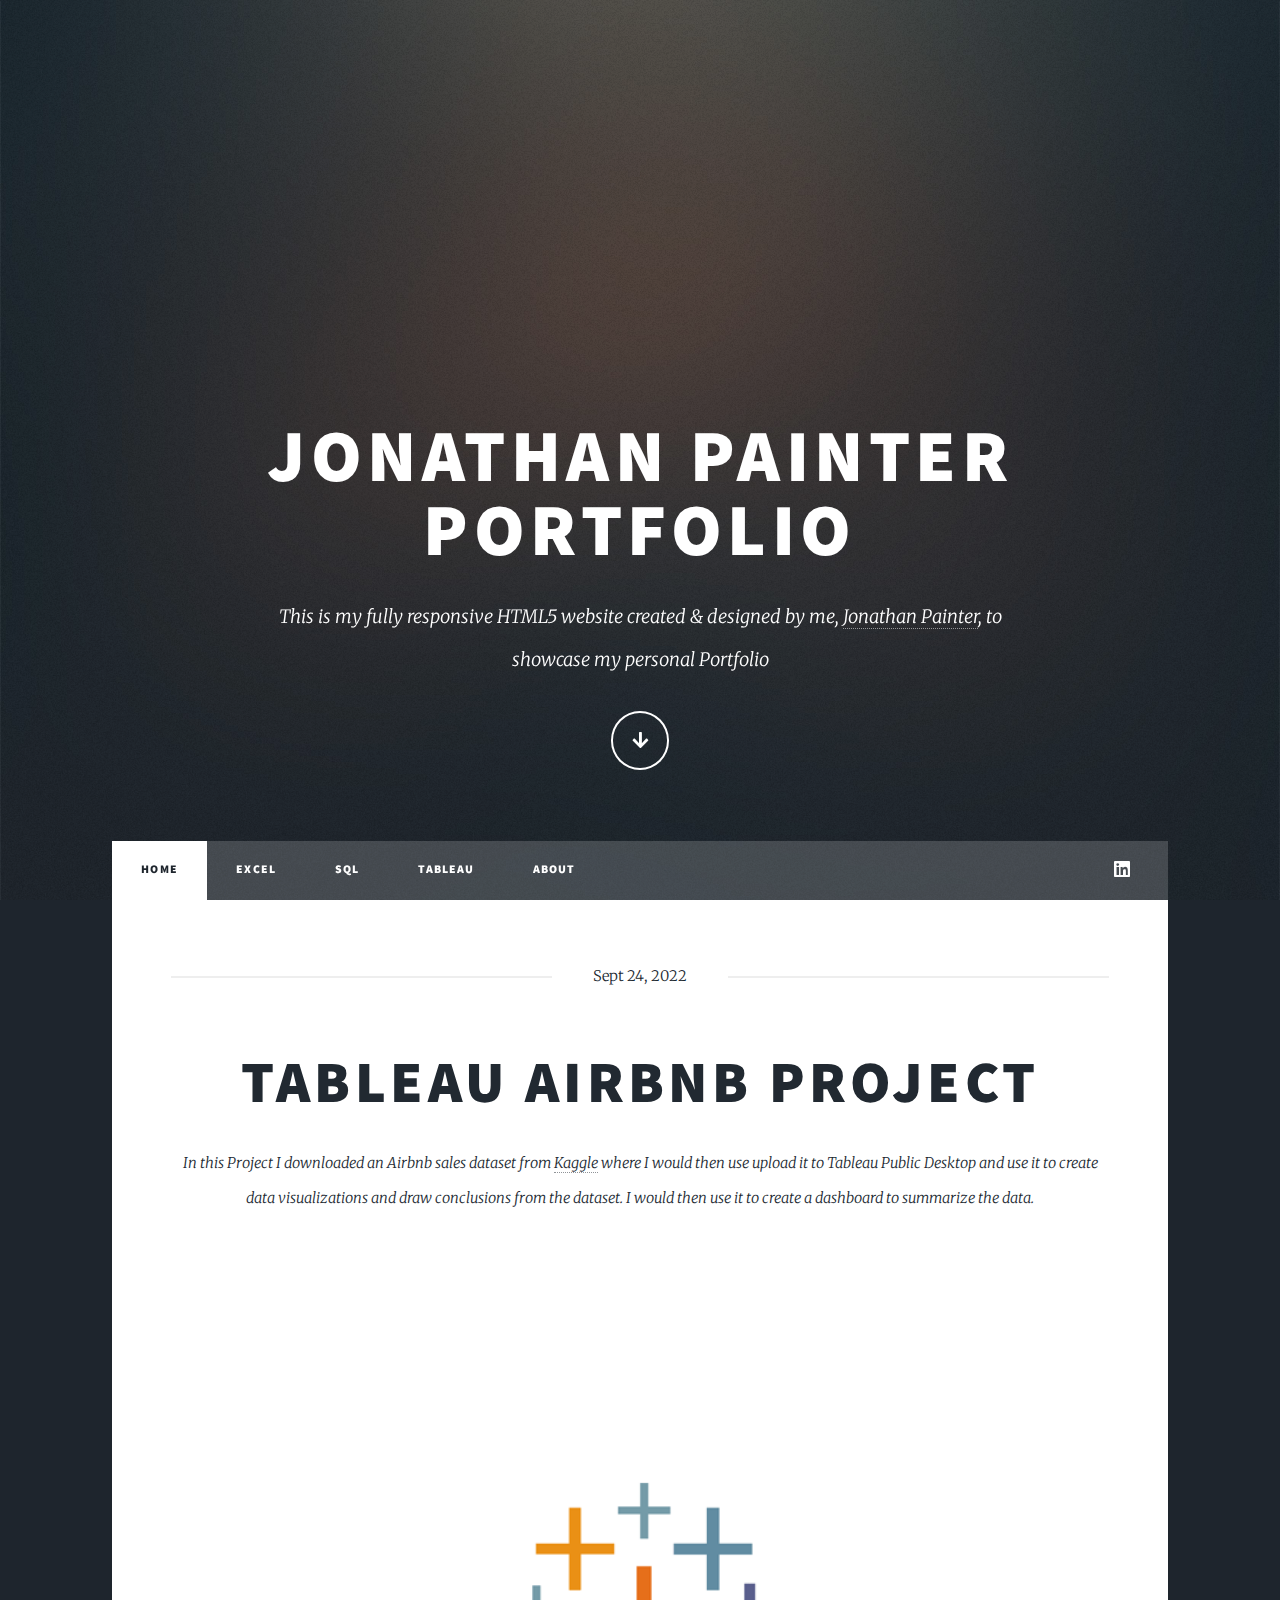
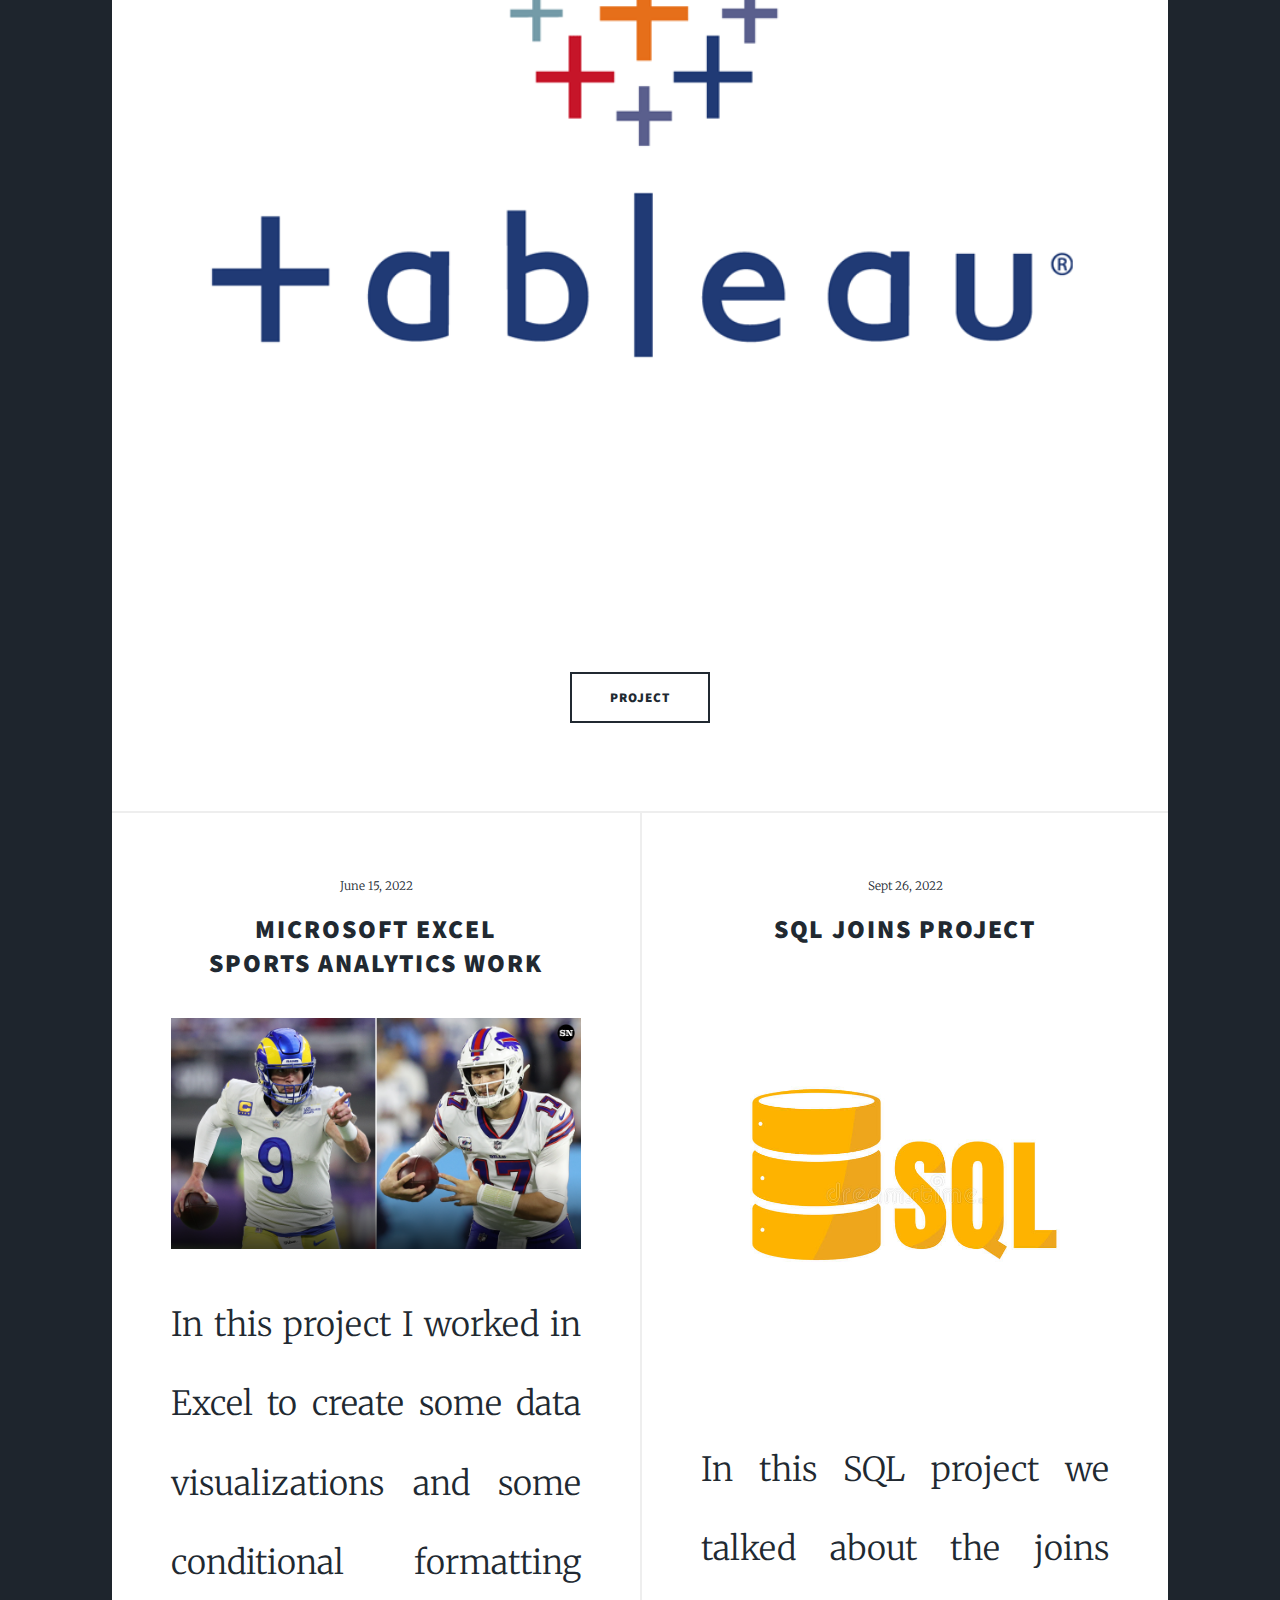
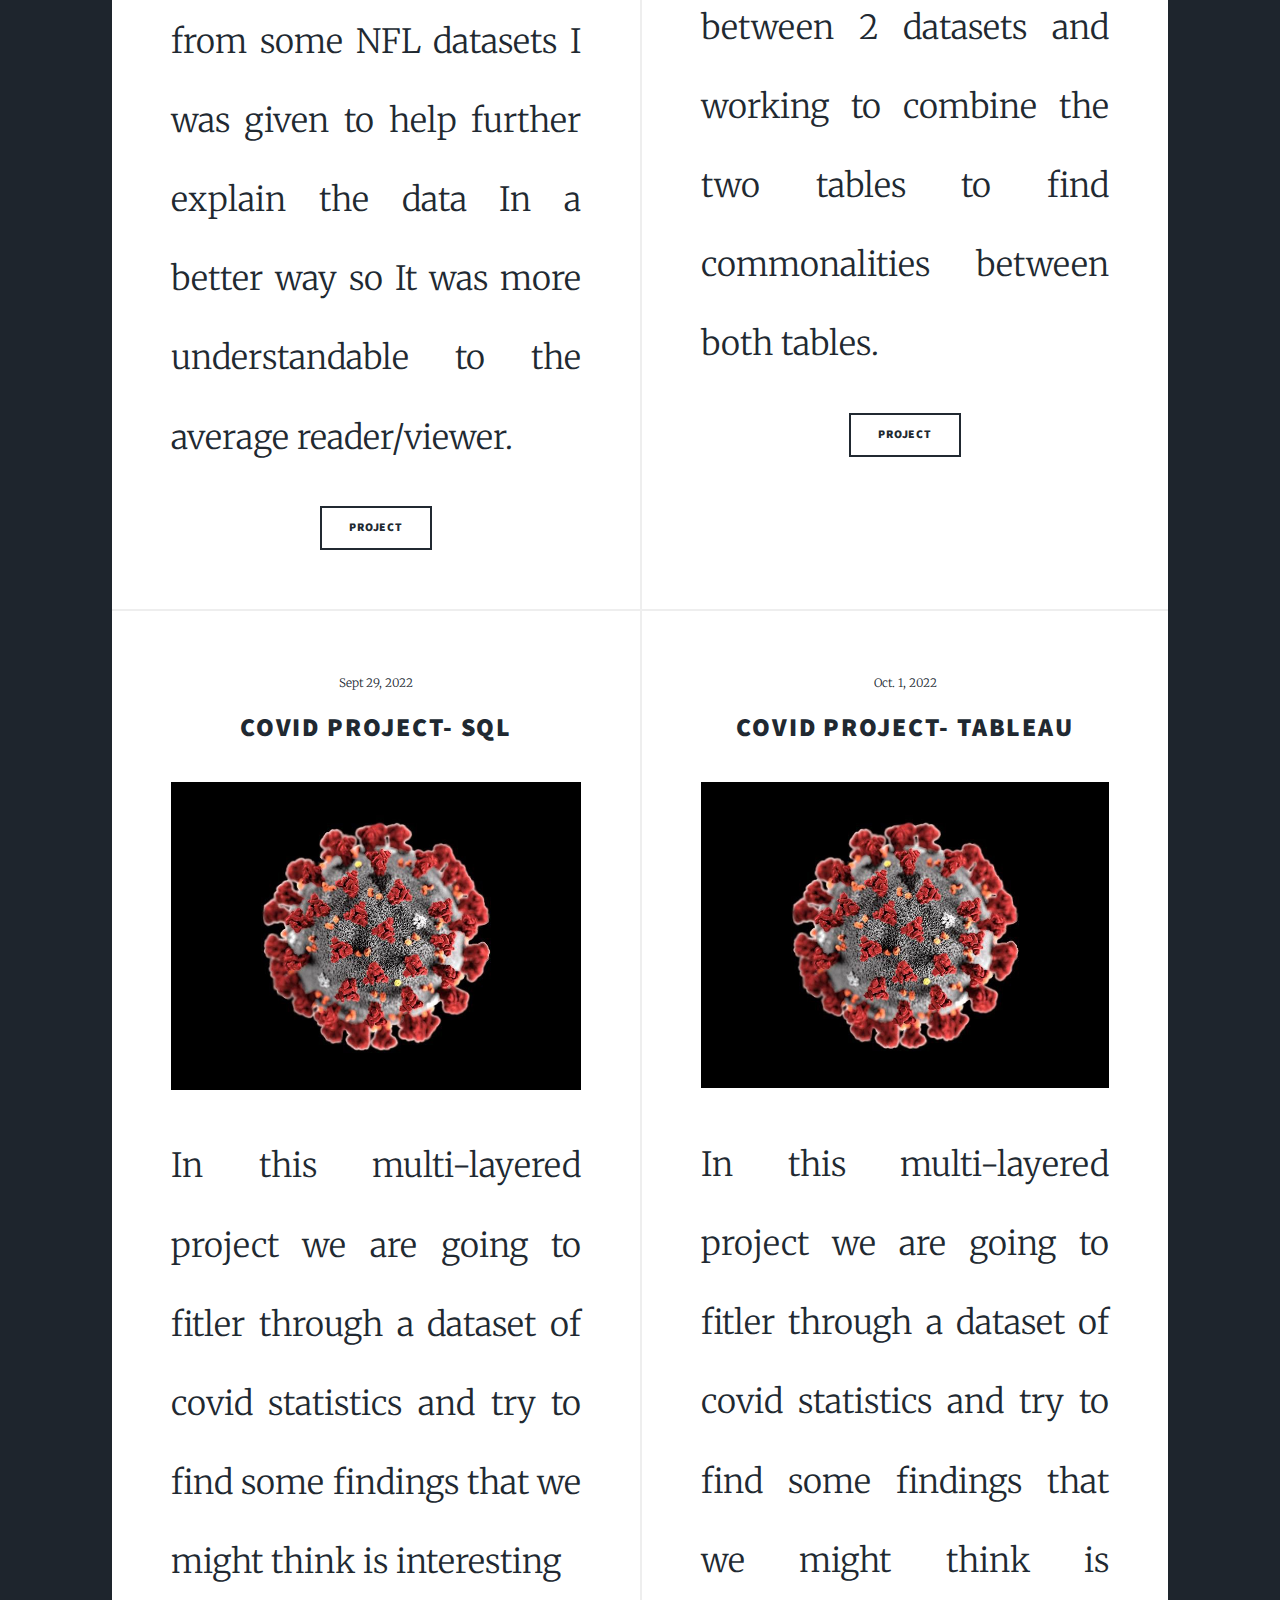
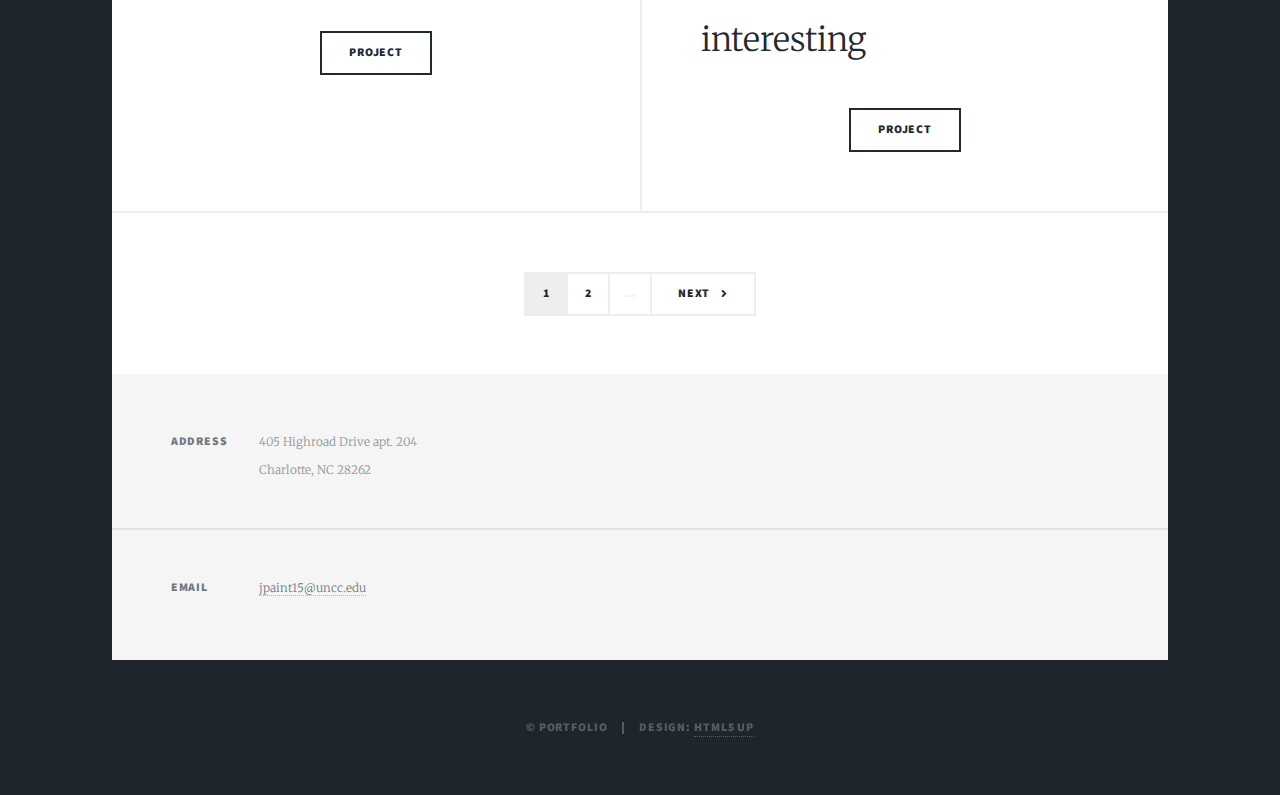
<file: index.html>
<!DOCTYPE HTML>
<!--
	Massively by HTML5 UP
	html5up.net | @ajlkn
	Free for personal and commercial use under the CCA 3.0 license (html5up.net/license)
-->
<html>
	<head>
		<title>Jonathan Painter Portfolio</title>
		<meta charset="utf-8" />
		<meta name="viewport" content="width=device-width, initial-scale=1, user-scalable=no" />
		<link rel="stylesheet" href="assets/css/main.css" />
		<noscript><link rel="stylesheet" href="assets/css/noscript.css" /></noscript>
	</head>
	<body class="is-preload">

		<!-- Wrapper -->
			<div id="wrapper" class="fade-in">

				<!-- Intro -->
					<div id="intro">
						<h1>Jonathan Painter Portfolio<br />
						</h1>
						<p>This is my fully responsive HTML5 website created & designed by me, <a href="https://www.linkedin.com/in/jonathan-painter-15430a223/">Jonathan Painter</a>, to <br />
						showcase my personal Portfolio</p>
						<ul class="actions">
							<li><a href="#header" class="button icon solid solo fa-arrow-down scrolly">Continue</a></li>
						</ul>
					</div>

				<!-- Header -->
					<header id="header">
						<a href="index.html" class="logo">Portfolio</a>
					</header>

				<!-- Nav -->
					<nav id="nav">
						<ul class="links">
							<li class="active"><a href="index.html">Home</a></li>
							<li><a href="excel.html">Excel</a></li>
							<li><a href="sql.html">SQL</a></li>
							<li><a href="tableau.html">Tableau</a></li>
							<li><a href="about.html">About</a></li>
						</ul>
						<ul class="icons">
							<li><a class="icon brands fa-linkedin"><a class="active" href="https://www.linkedin.com/in/jonathan-painter-15430a223/"></a></a></li>
						</ul>
					</nav>

				<!-- Main -->
					<div id="main">

						<!-- Featured Post -->
							<article class="post featured">
								<header class="major">
									<span class="date">Sept 24, 2022</span>
										<h2><a href="projectTableau.html">Tableau AirBnb Project<br/>
										</a></h2>
									<p>In this Project I downloaded an Airbnb sales dataset from <a href="https://www.kaggle.com">Kaggle</a> where I would
										then use upload it to Tableau Public Desktop and use it to create data visualizations and draw conclusions
										from the dataset. I would then use it to create a dashboard to summarize the data.
									</p>
								</header>
								<a href="projectTableau.html" class="image main"><img src="images/tableau.png" alt="" /></a>
								<ul class="actions special">
									<li><a href="projectTableau.html" class="button large">Project</a></li>
								</ul>
							</article>

						<!-- Posts -->
							<section class="posts">
								<article>
									<header>
										<span class="date">June 15, 2022</span>
									<h2><a href="excelAnalyticsProject.html">Microsoft Excel<br />
									Sports Analytics Work</a></h2>
									</header>
									<a href="excelAnalyticsProject.html" class="image fit"><img src="images/ramsbills.png" alt="" /></a>
									<p>
									
									In this project I worked in Excel to create some data visualizations and some conditional formatting
									from some NFL datasets I was given to help further explain the data In a better way so It was more understandable
									to the average reader/viewer.
								</p>
									<ul class="actions special">
										<li><a href="excelAnalyticsProject.html" class="button">Project</a></li>
									</ul>
								</article>
								<article>
									<header>
										<span class="date">Sept 26, 2022</span>
										<h2><a href="sqlTut.html">SQL JOINS project</a></h2>
									</header>
									<a href="sqlTut.html" class="image fit"><img src="images/sql.jpg" alt="" /></a>
									<p>
										In this SQL project we talked about the joins between 2 datasets and working to combine the two tables
										to find commonalities between both tables.
									</p>
									<ul class="actions special">
										<li><a href="sqlTut.html" class="button">Project</a></li>
									</ul>
								</article>
								<article>
									<header>
										<span class="date">Sept 29, 2022</span>
										<h2><a href="covidSql.html">Covid Project- SQL<br />
										</a></h2>
									</header>
									<a href="covidSql.html" class="image fit"><img src="images/covid.jpeg" alt="" /></a>
									<p>In this multi-layered project we are going to fitler through a dataset of covid statistics and try to find some
										findings that we might think is interesting
									</p>
									<ul class="actions special">
										<li><a href="covidSql.html" class="button">Project</a></li>
									</ul>
								</article>
								<article>
									<header>
										<span class="date">Oct. 1, 2022</span>
										<h2><a href="covidTableau.html">Covid Project- Tableau<br />
										</a></h2>
									</header>
									<a href="covidTableau.html" class="image fit"><img src="images/covid.jpeg" alt="" /></a>
									<p>In this multi-layered project we are going to fitler through a dataset of covid statistics and try to find some
										findings that we might think is interesting
									</p>
									<ul class="actions special">
										<li><a href="covidTableau.html" class="button">Project</a></li>
									</ul>
								</article>
								
							</section>

						<!-- Footer -->
							<footer>
								<div class="pagination">
									<!--<a href="#" class="previous">Prev</a>-->
									<a href="#" class="page active">1</a>
									<a href="page2.html" class="page">2</a>
									<span class="extra">&hellip;</span>
									<a href="page2.html" class="next">Next</a>
								</div>
							</footer>

					</div>

				<!-- Footer -->
					<footer id="footer">
						<section class="split contact">
							<section class="alt">
								<h3>Address</h3>
								<p>405 Highroad Drive apt. 204<br />
								Charlotte, NC 28262</p>
							</section>
							<section>
								<h3>Email</h3>
								<p><a href="#">jpaint15@uncc.edu</a></p>
							</section>
						</section>
					</footer>

				<!-- Copyright -->
					<div id="copyright">
						<ul><li>&copy; Portfolio</li><li>Design: <a href="https://html5up.net">HTML5 UP</a></li></ul>
					</div>

			</div>

		<!-- Scripts -->
			<script src="assets/js/jquery.min.js"></script>
			<script src="assets/js/jquery.scrollex.min.js"></script>
			<script src="assets/js/jquery.scrolly.min.js"></script>
			<script src="assets/js/browser.min.js"></script>
			<script src="assets/js/breakpoints.min.js"></script>
			<script src="assets/js/util.js"></script>
			<script src="assets/js/main.js"></script>

	</body>
</html>
</file>
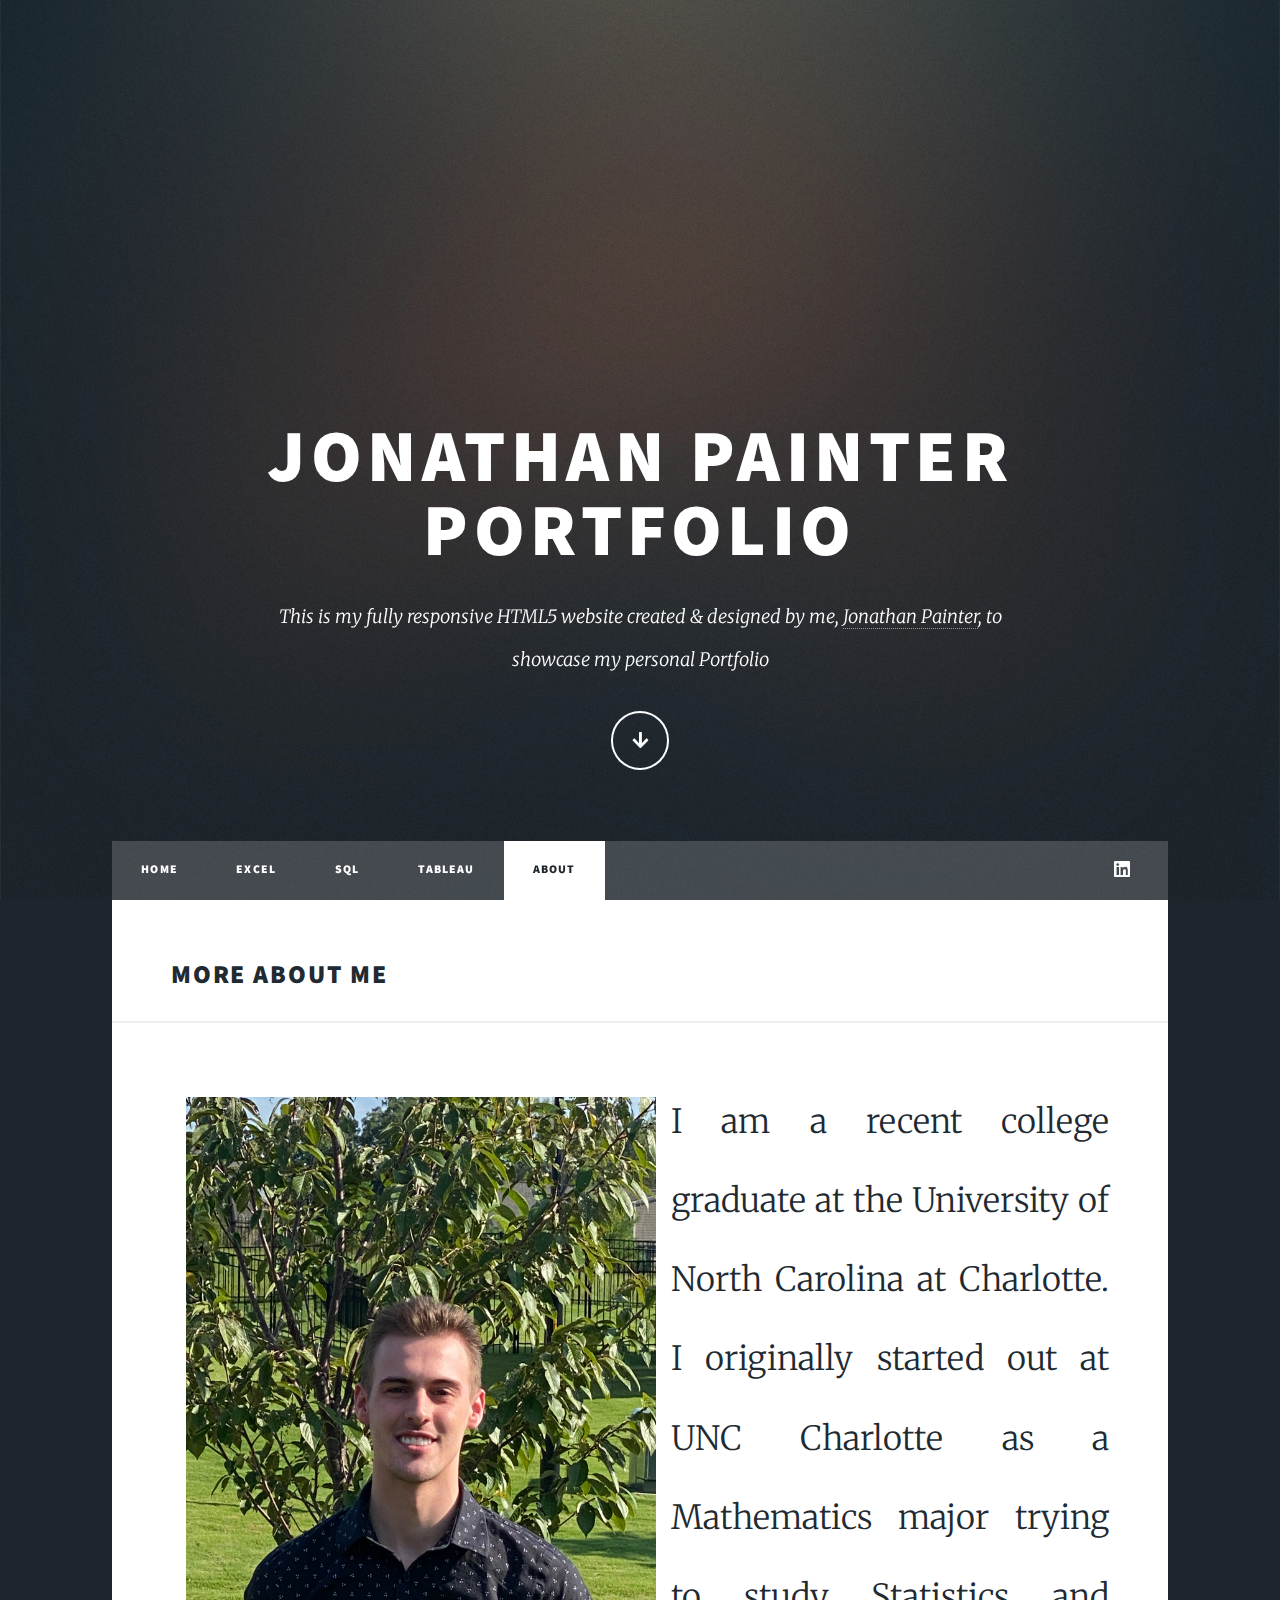
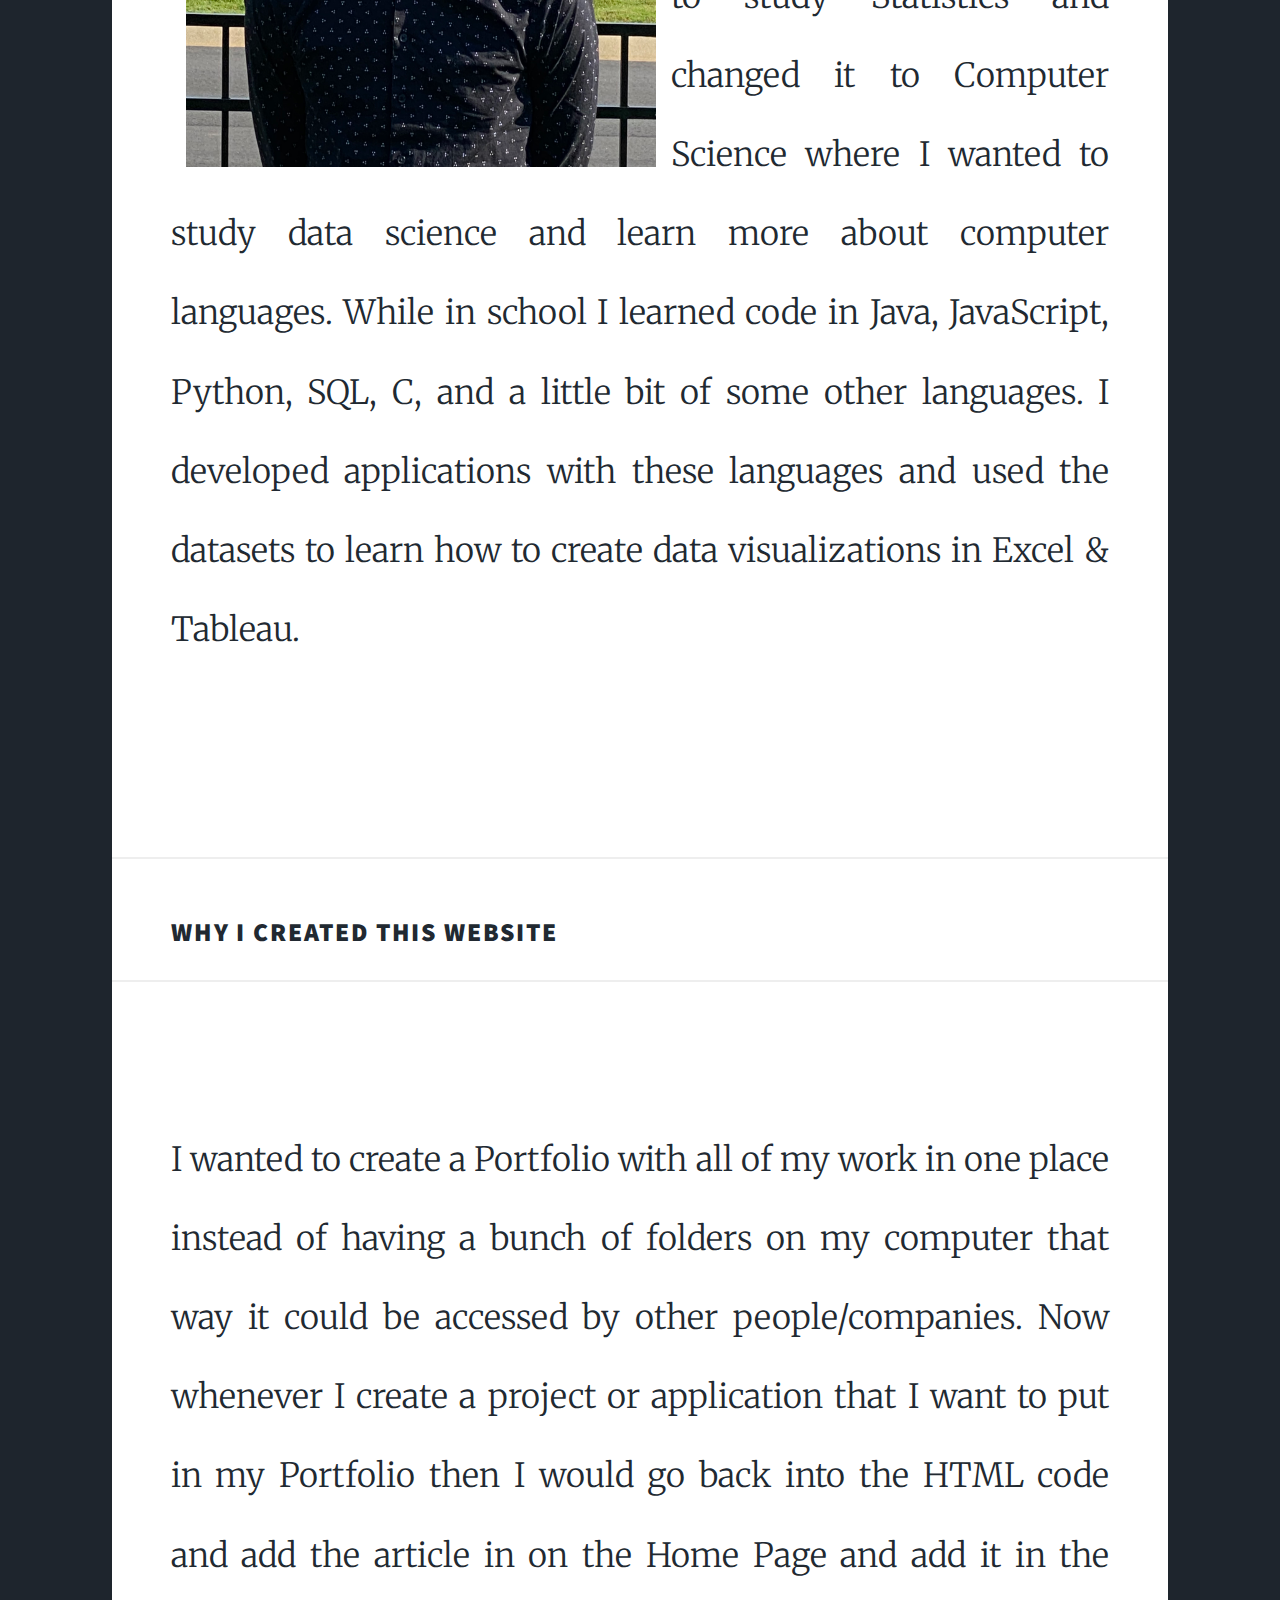
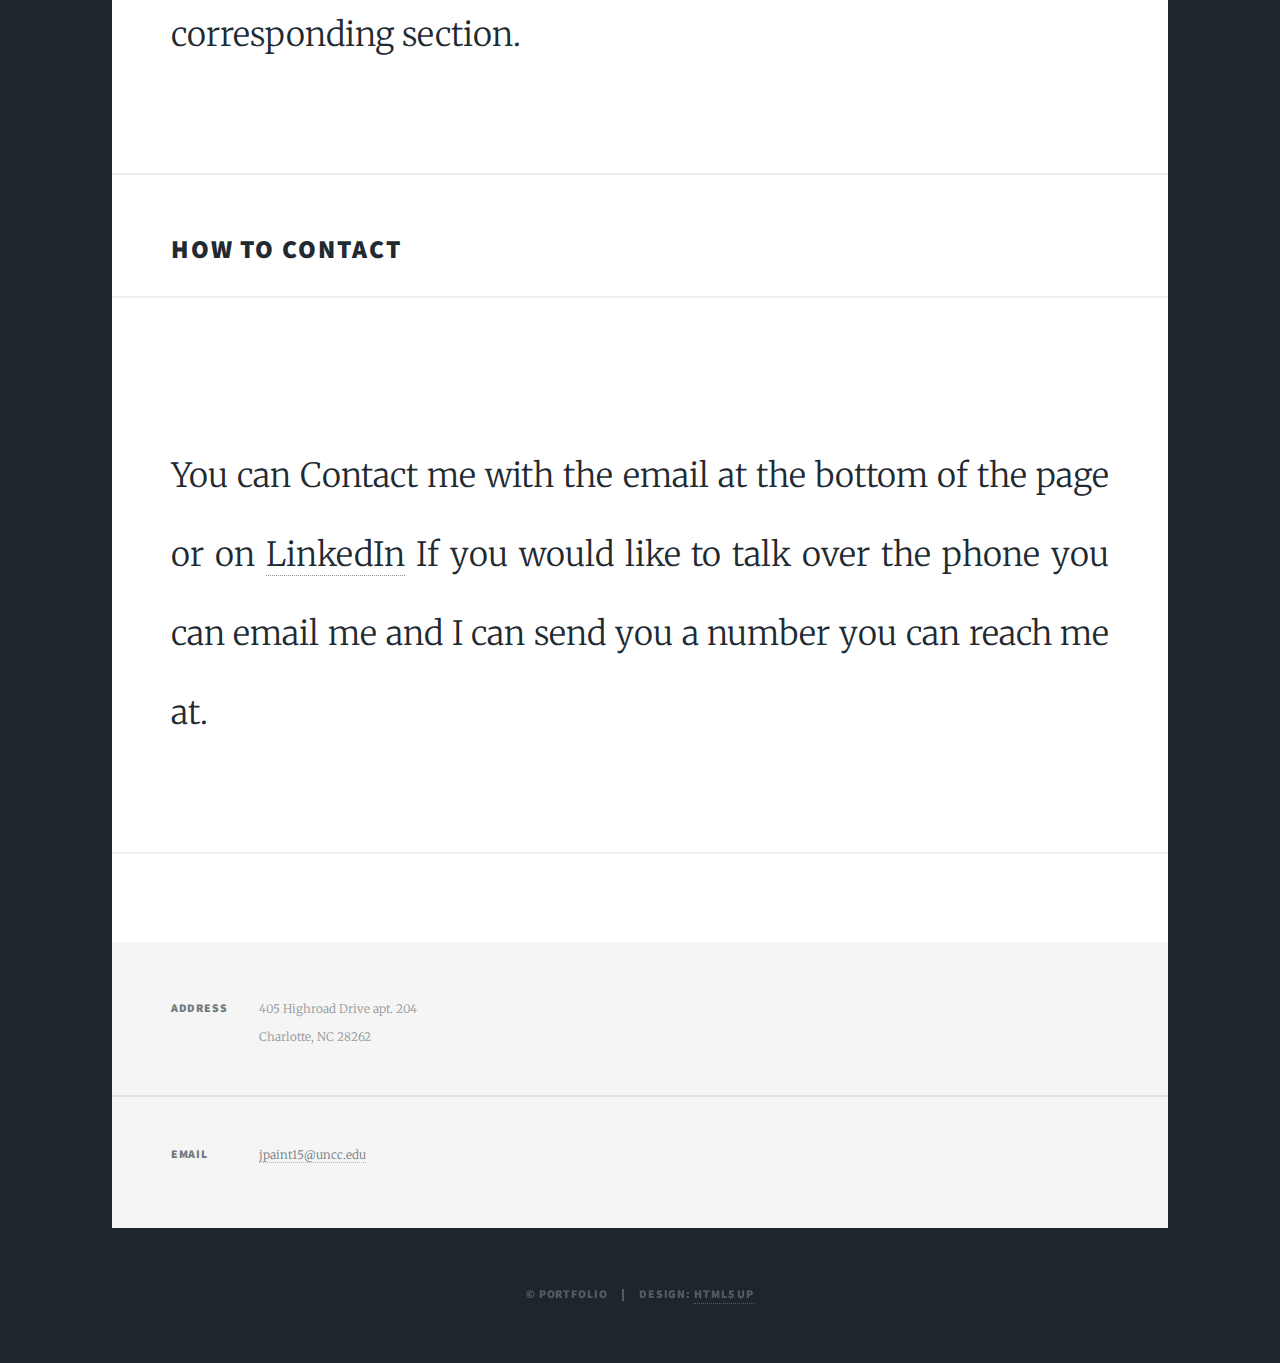
<file: about.html>
<!DOCTYPE HTML>
<!--
	Massively by HTML5 UP
	html5up.net | @ajlkn
	Free for personal and commercial use under the CCA 3.0 license (html5up.net/license)
-->
<html>
	<head>
		<title>Jonathan Painter Portfolio</title>
		<meta charset="utf-8" />
		<meta name="viewport" content="width=device-width, initial-scale=1, user-scalable=no" />
		<link rel="stylesheet" href="assets/css/main.css" />
		<noscript><link rel="stylesheet" href="assets/css/noscript.css" /></noscript>
	</head>
	<body class="is-preload">

		<!-- Wrapper -->
			<div id="wrapper" class="fade-in">

				<!-- Intro -->
					<div id="intro">
						<h1>Jonathan Painter Portfolio<br />
						</h1>
						<p>This is my fully responsive HTML5 website created & designed by me, <a href="https://www.linkedin.com/in/jonathan-painter-15430a223/">Jonathan Painter</a>, to <br />
						showcase my personal Portfolio</p>
						<ul class="actions">
							<li><a href="#header" class="button icon solid solo fa-arrow-down scrolly">Continue</a></li>
						</ul>
					</div>

				<!-- Header -->
					<header id="header">
						<a href="index.html" class="logo">Portfolio</a>
					</header>

				<!-- Nav -->
					<nav id="nav">
						<ul class="links">
							<li><a href="index.html">Home</a></li>
							<li><a href="excel.html">Excel</a></li>
							<li><a href="sql.html">SQL</a></li>
							<li><a href="tableau.html">Tableau</a></li>
                            <li class="active"><a href="about.html">About</a></li>
						</ul>
						<ul class="icons">
							<li><a href= "https://www.linkedin.com/in/jonathan-painter-15430a223/" class="icon brands fa-linkedin"><a class="active"></a></a></li>
						</ul>
					</nav>

				<!-- Main -->
					<div id="main">
                        <h2>More About Me</h2>
                        <p>
                            <img src="images/IMG-2050.jpg" alt="" width="500" height="700" style="float:left; padding: 15px 15px 15px 15px;"/> 
                            I am a recent college graduate at the University of North Carolina at Charlotte. I originally started out at UNC Charlotte
                            as a Mathematics major trying to study Statistics and changed it to Computer Science where I wanted to study data science and
                            learn more about computer languages. While in school I learned code in Java, JavaScript, Python, SQL, C, and a little bit of some 
                            other languages. I developed applications with these languages and used the datasets to learn how to create data visualizations in
                            Excel & Tableau. 
							<br>
							<br>
							<br>
                            <h2>Why I Created This Website</h2>
                            <p>
                                
                                <br>
                                I wanted to create a Portfolio with all of my work in one place instead of having a bunch of folders on my computer that way
                                it could be accessed by other people/companies. Now whenever I create a project or application that I want to put in my Portfolio
                                then I would go back into the HTML code and add the article in on the Home Page and add it in the corresponding section.  
                                <br>
                            </p>
                            <br>
                            <br>
                            <h2>How To Contact</h2>
                            <p>
                                
                                <br>
                                You can Contact me with the email at the bottom of the page or on <a href="https://www.linkedin.com/in/jonathan-painter-15430a223/">LinkedIn</a>
                                If you would like to talk over the phone you can email me and I can send you a number you can reach me at.
                                <br>
                            </p>
                            <br>
                            <br>

                        </p>
					

						<!-- Posts -->
						

					</div>

				<!-- Footer -->
					<footer id="footer">
						<section class="split contact">
							<section class="alt">
								<h3>Address</h3>
								<p>405 Highroad Drive apt. 204<br />
								Charlotte, NC 28262</p>
							</section>
							<section>
								<h3>Email</h3>
								<p><a href="#">jpaint15@uncc.edu</a></p>
							</section>
						</section>
					</footer>

				<!-- Copyright -->
					<div id="copyright">
						<ul><li>&copy; Portfolio</li><li>Design: <a href="https://html5up.net">HTML5 UP</a></li></ul>
					</div>

			</div>

		<!-- Scripts -->
			<script src="assets/js/jquery.min.js"></script>
			<script src="assets/js/jquery.scrollex.min.js"></script>
			<script src="assets/js/jquery.scrolly.min.js"></script>
			<script src="assets/js/browser.min.js"></script>
			<script src="assets/js/breakpoints.min.js"></script>
			<script src="assets/js/util.js"></script>
			<script src="assets/js/main.js"></script>

	</body>
</html>
</file>
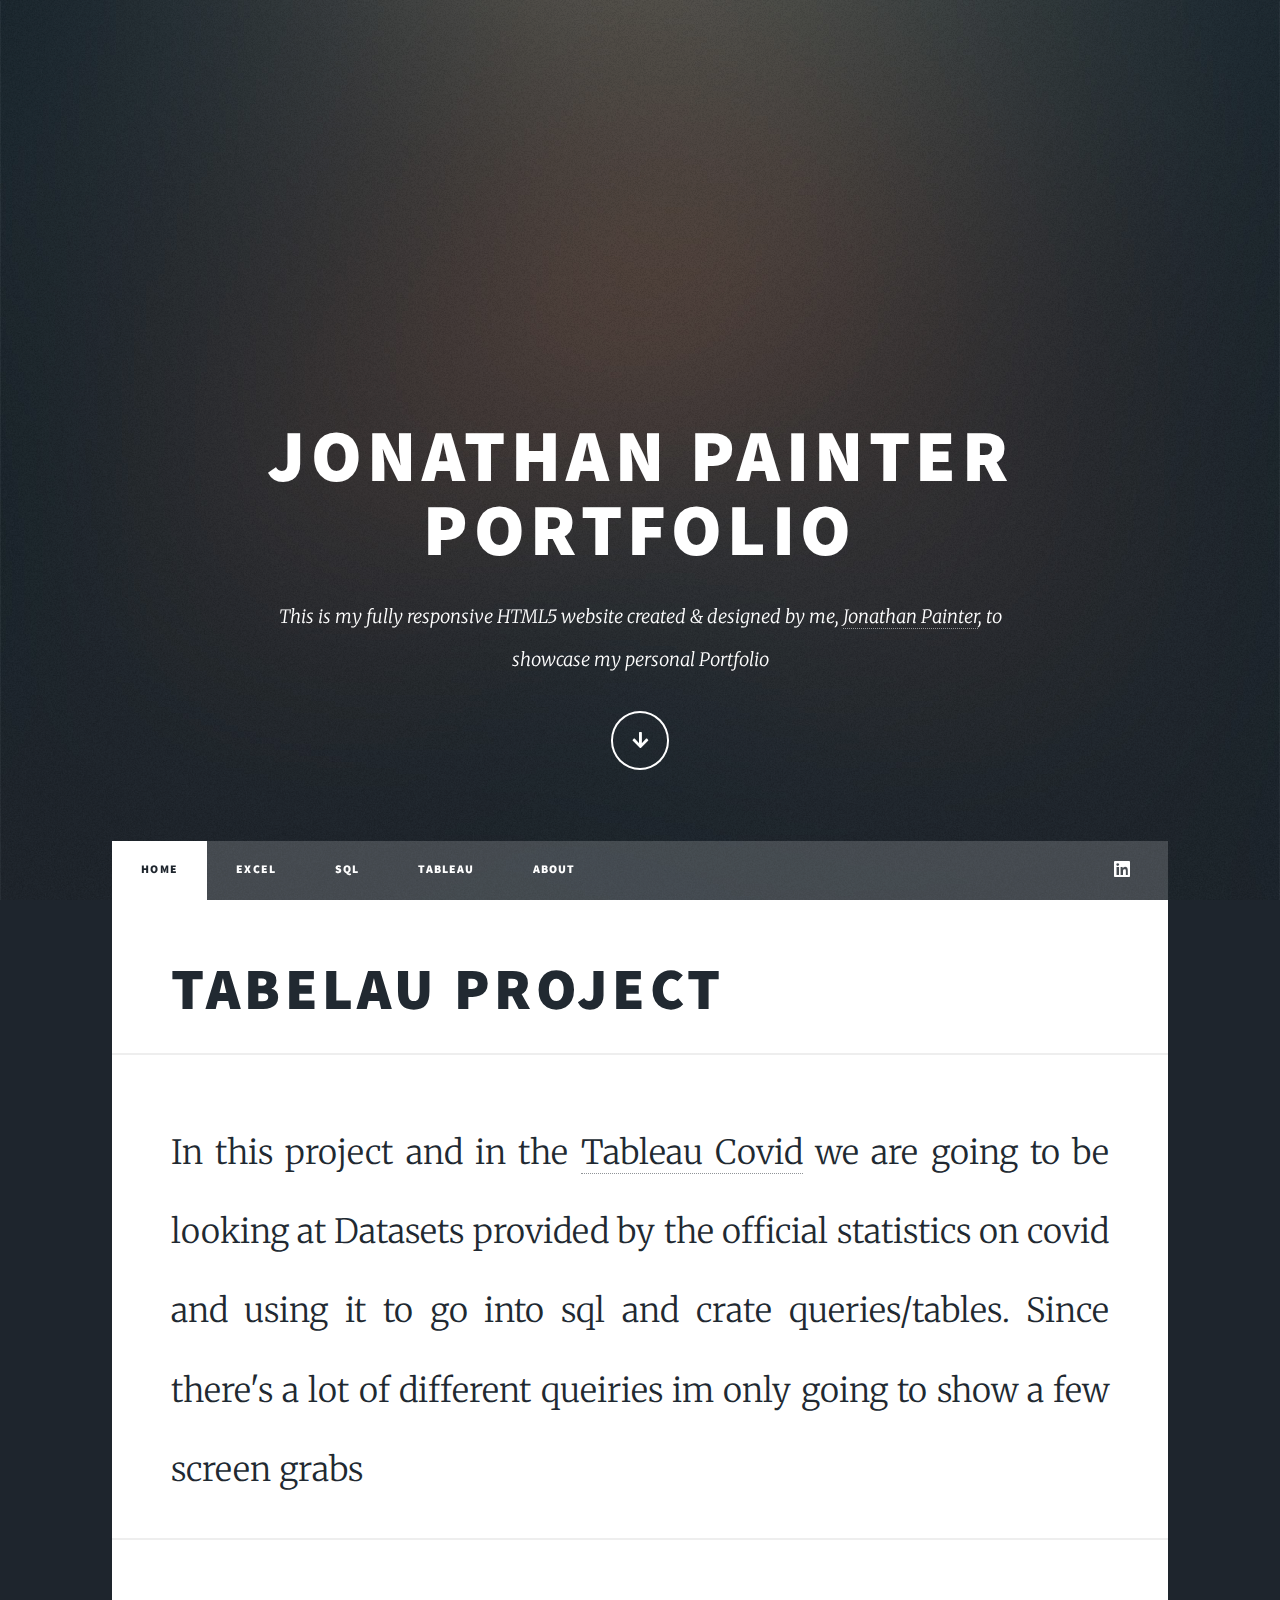
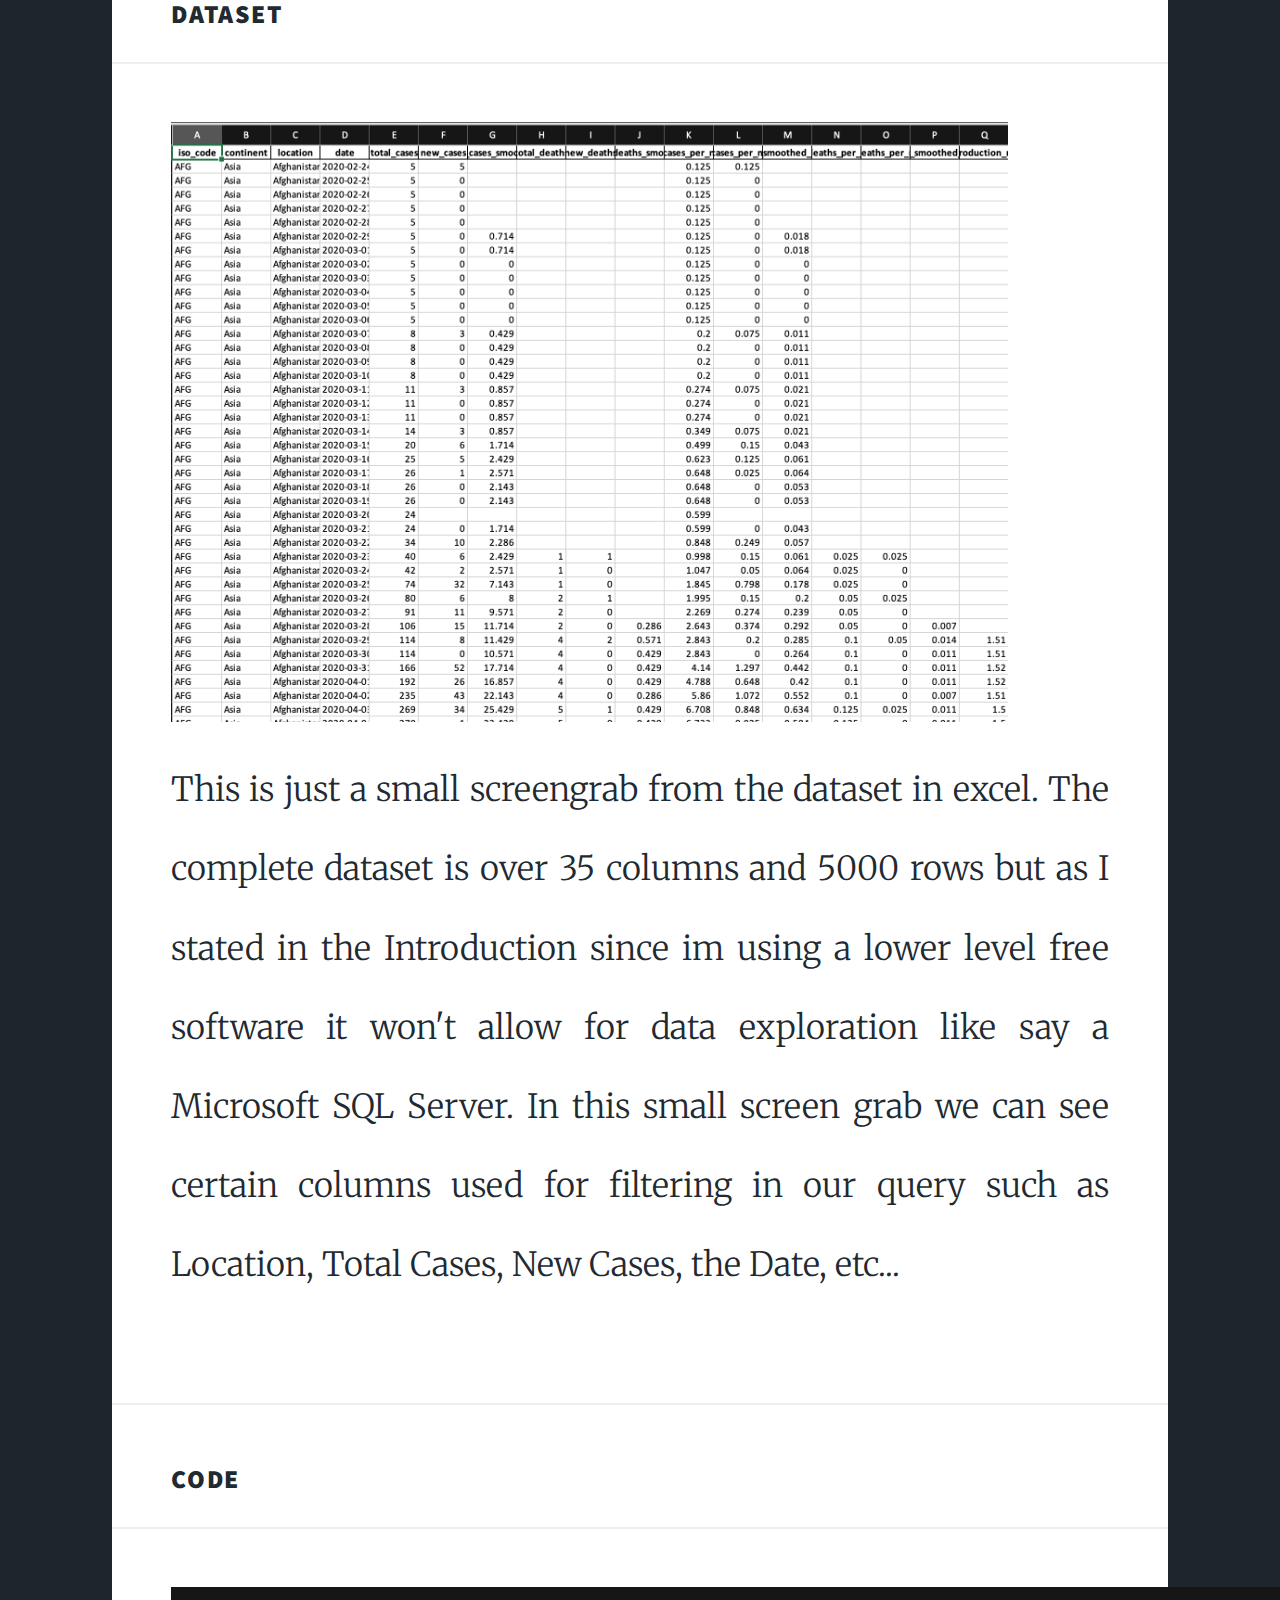
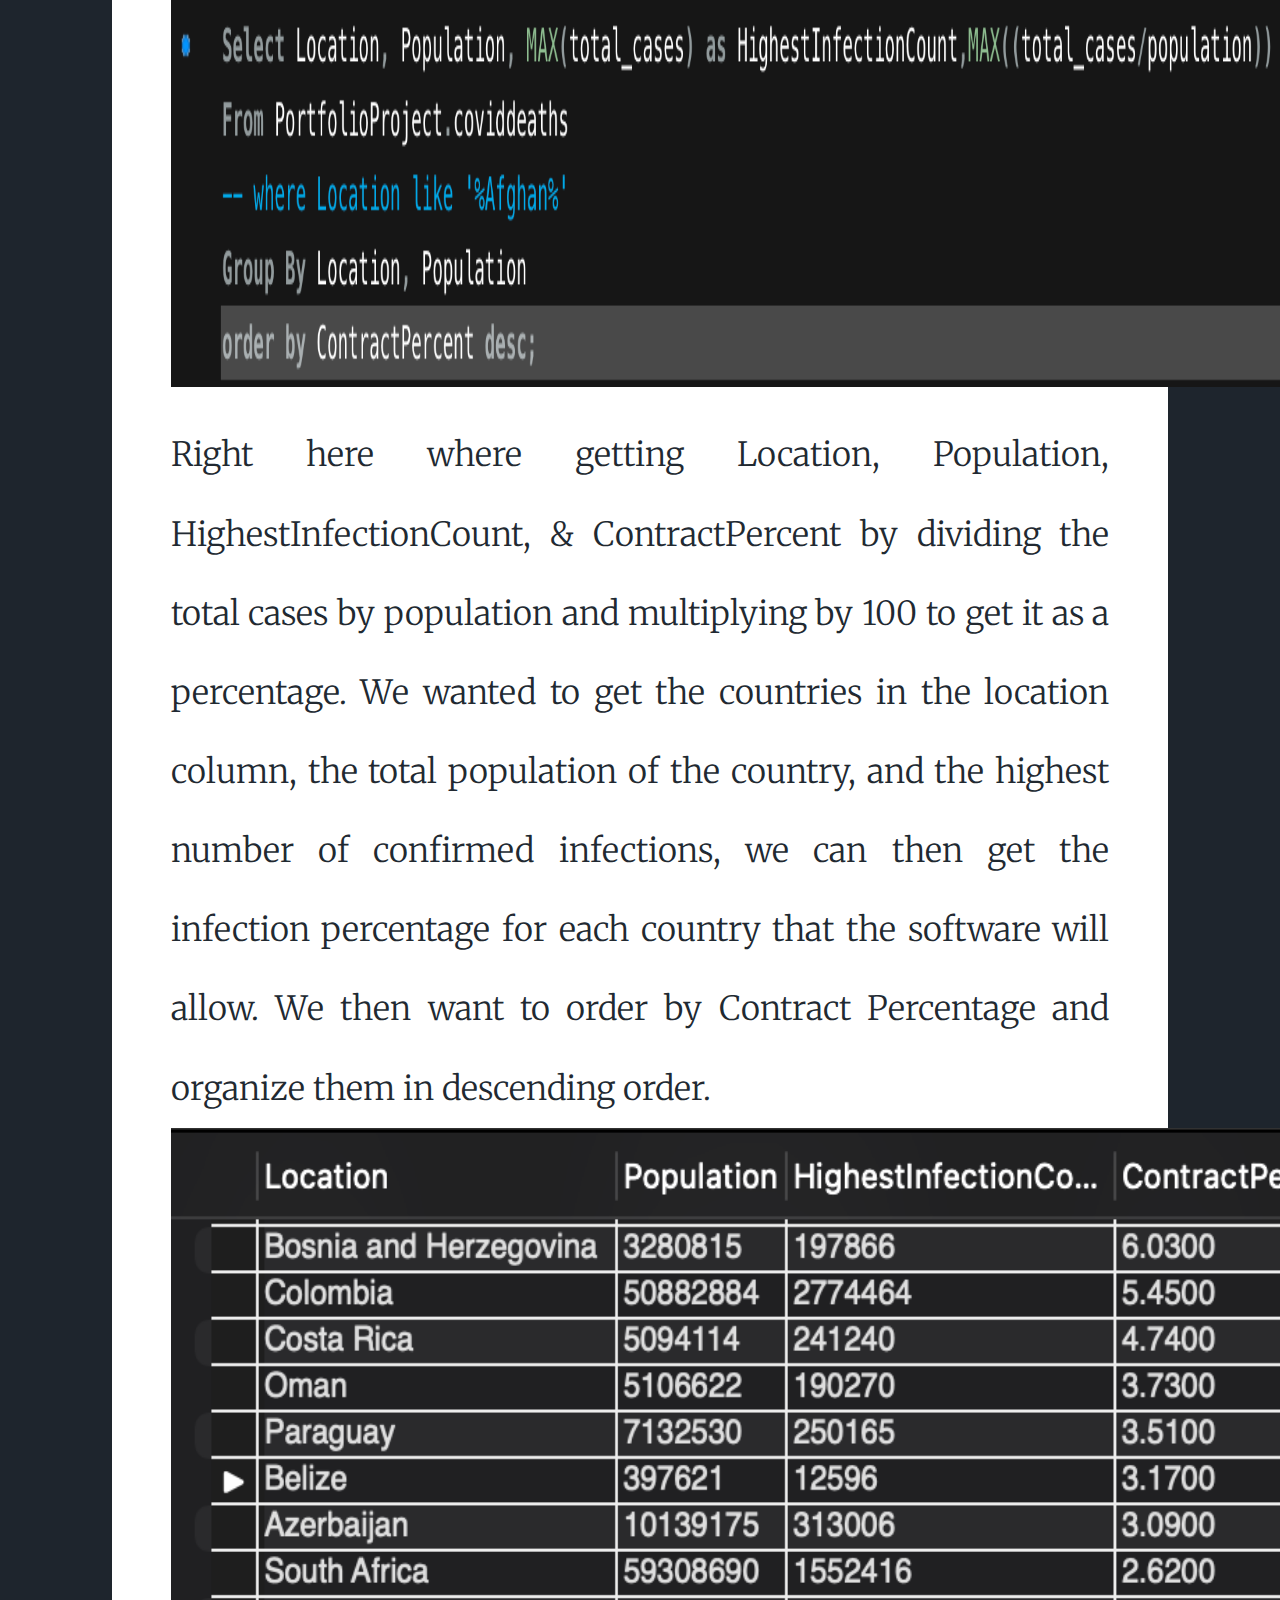
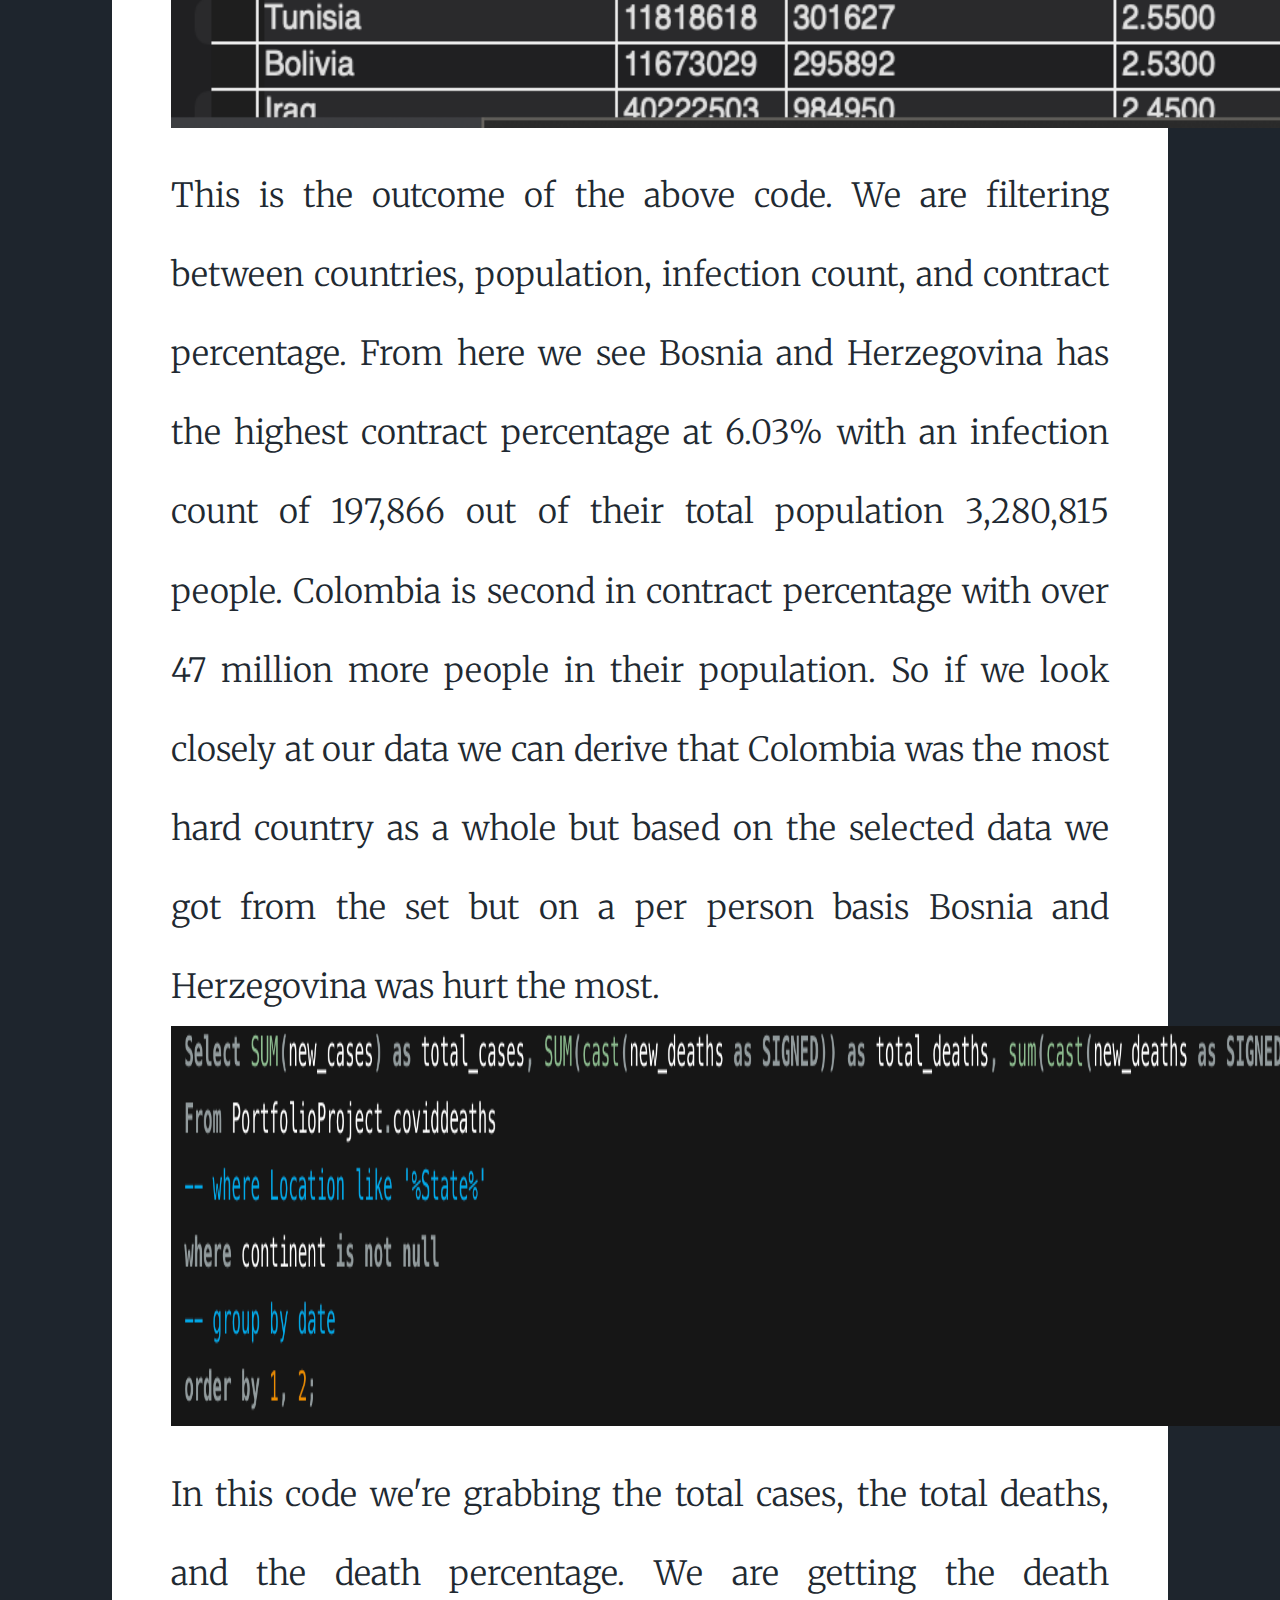
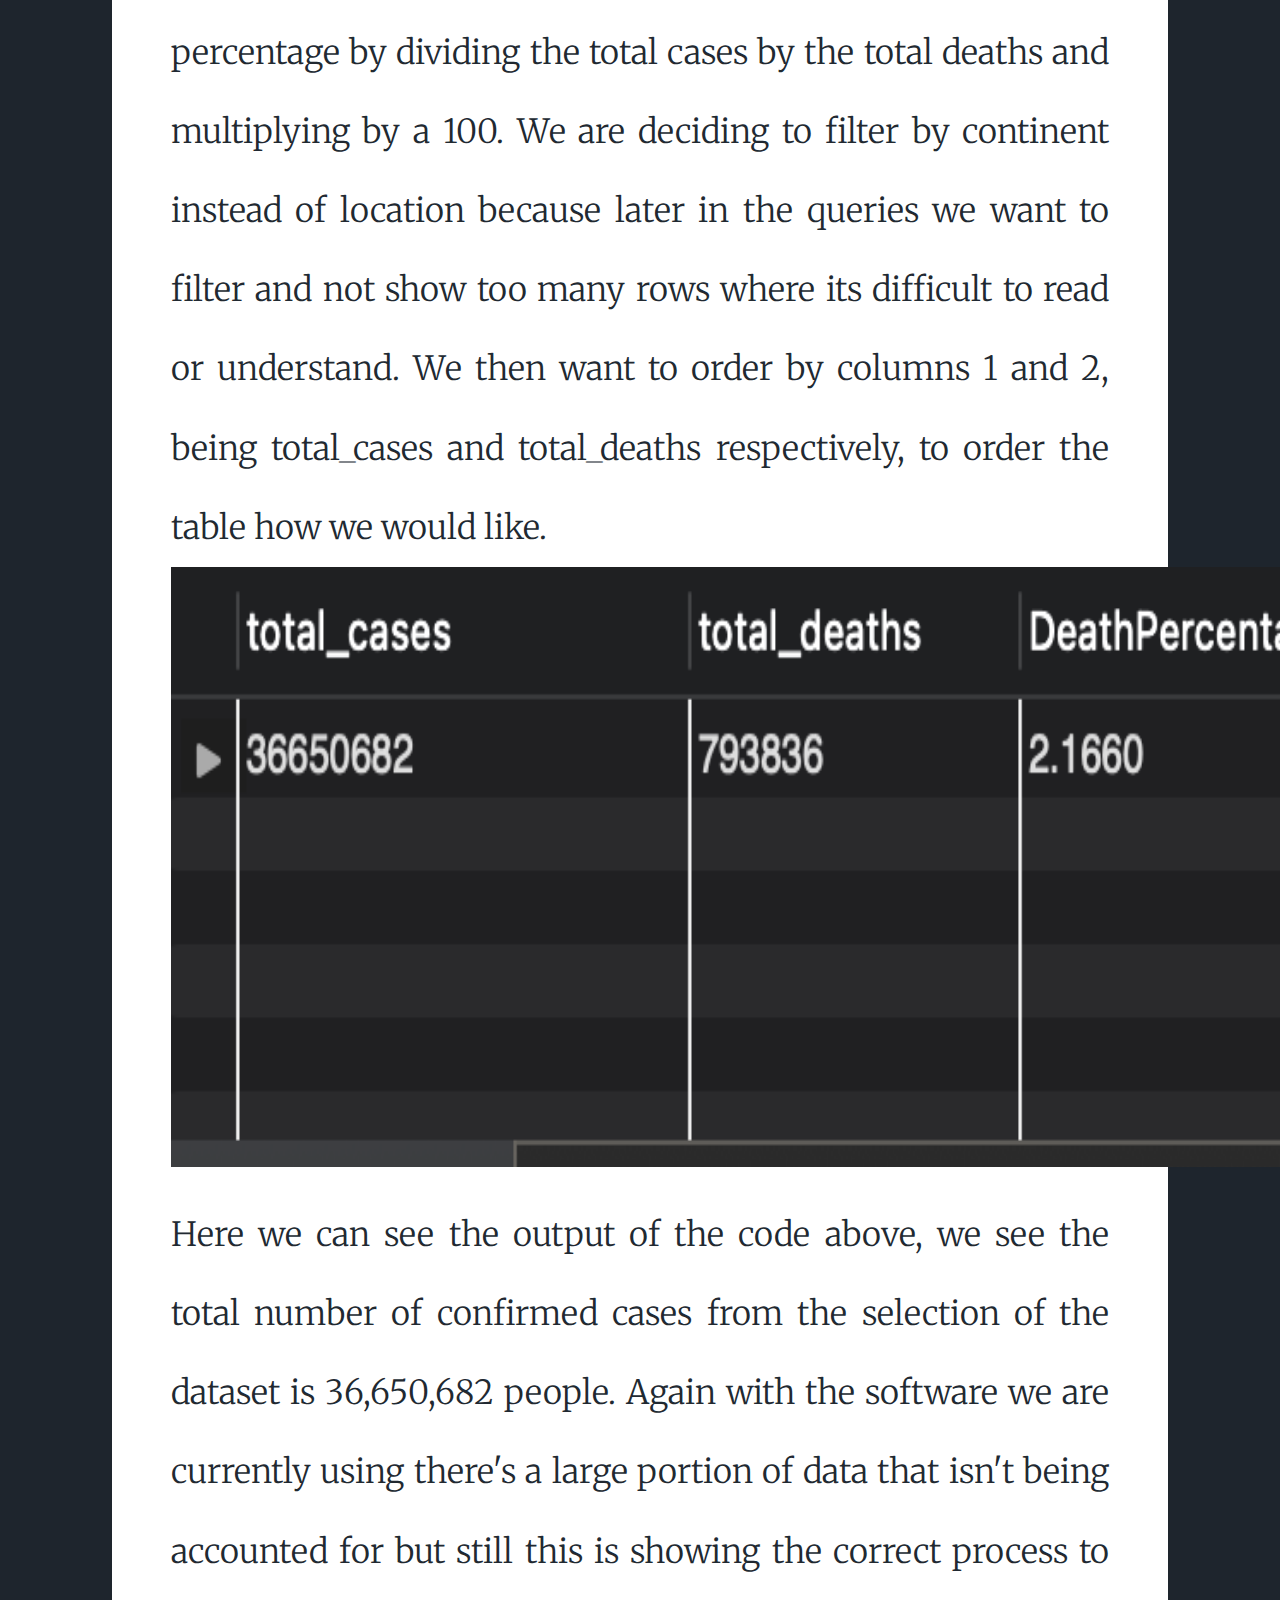
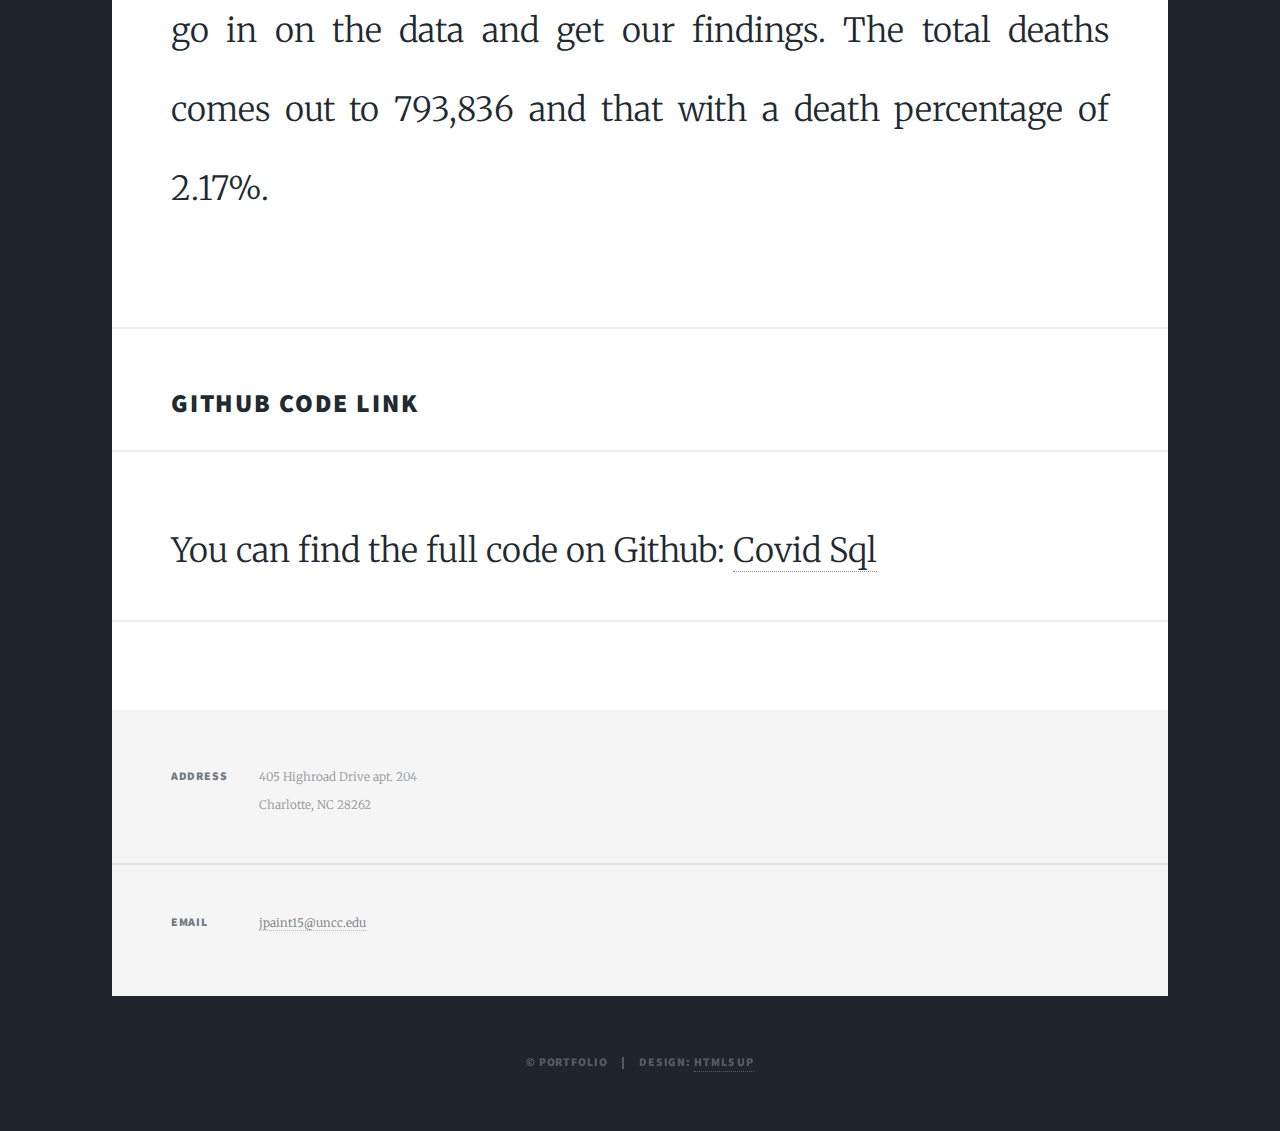
<file: covidSql.html>
<!DOCTYPE HTML>
<!--
	Massively by HTML5 UP
	html5up.net | @ajlkn
	Free for personal and commercial use under the CCA 3.0 license (html5up.net/license)
-->
<html>
	<head>
		<title>Jonathan Painter Portfolio</title>
		<meta charset="utf-8" />
		<meta name="viewport" content="width=device-width, initial-scale=1, user-scalable=no" />
		<link rel="stylesheet" href="assets/css/main.css" />
		<noscript><link rel="stylesheet" href="assets/css/noscript.css" /></noscript>
	</head>
	<body class="is-preload">

		<!-- Wrapper -->
			<div id="wrapper" class="fade-in">

				<!-- Intro -->
					<div id="intro">
						<h1>Jonathan Painter Portfolio<br />
						</h1>
						<p>This is my fully responsive HTML5 website created & designed by me, <a href="https://www.linkedin.com/in/jonathan-painter-15430a223/">Jonathan Painter</a>, to <br />
						showcase my personal Portfolio</p>
						<ul class="actions">
							<li><a href="#header" class="button icon solid solo fa-arrow-down scrolly">Continue</a></li>
						</ul>
					</div>

				<!-- Header -->
					<header id="header">
						<a href="index.html" class="logo">Portfolio</a>
					</header>

				<!-- Nav -->
					<nav id="nav">
						<ul class="links">
							<li class="active"><a href="index.html">Home</a></li>
							<li><a href="excel.html">Excel</a></li>
							<li><a href="sql.html">SQL</a></li>
							<li><a href="tableau.html">Tableau</a></li>
                            <li><a href="about.html">About</a></li>
						</ul>
						<ul class="icons">
							<li><a href= "https://www.linkedin.com/in/jonathan-painter-15430a223/" class="icon brands fa-linkedin"><a class="active"></a></a></li>
						</ul>
					</nav>

				<!-- Main -->
					<div id="main">
                        <h1>Tabelau Project</h1>
                        <p>
                            In this project and in the <a href="https://github.com/Jpaint15/PortfolioProjects/blob/main/PortfolioSql.sql">Tableau Covid</a> we are going
                            to be looking at Datasets provided by the official statistics on covid and using it to go into sql and crate queries/tables. Since there's a lot
                            of different queiries im only going to show a few screen grabs

                            <h2>Dataset</h2>
                            <p>
                                <img src="images/datasetcovid.png" alt="" weight="1000" height="600" /> 
                                <br>
                                This is just a small screengrab from the dataset in excel. The complete dataset is over 35 columns and 5000 rows but as I stated in the 
                                Introduction since im using a lower level free software it won't allow for data exploration like say a Microsoft SQL Server. In this small
                                screen grab we can see certain columns used for filtering in our query such as Location, Total Cases, New Cases, the Date, etc...
                                <br>
                                
                            </p>
                            <br>
                            <br>
                            <h2>Code</h2>
                            <p>
                                <img src="images/Infectioncount.png" alt="" width="1400" height="400" /> 
                                <br>
                                Right here where getting Location, Population, HighestInfectionCount, & ContractPercent by dividing the total cases by population and 
                                multiplying by 100 to get it as a percentage. We wanted to get the countries in the location column, the total population of the country, 
                                and the highest number of confirmed infections, we can then get the infection percentage for each country that the software will allow.
                                We then want to order by Contract Percentage and organize them in descending order.
                                <br>
                                <img src="images/infectperc.png" alt="" width="1200" height="600" /> 
                                <br>
                                This is the outcome of the above code. We are filtering between countries, population, infection count, and contract percentage. From here
                                we see Bosnia and Herzegovina has the highest contract percentage at 6.03% with an infection count of 197,866 out of their total population
                                3,280,815 people. Colombia is second in contract percentage with over 47 million more people in their population. So if we look closely at our
                                data we can derive that Colombia was the most hard country as a whole but based on the selected data we got from the set but on a per person basis Bosnia and Herzegovina
                                was hurt the most.
                                <br>
                                <img src="images/totalinfected.png" alt="" width="1400" height="400" /> 
                                <br>
                                In this code we're grabbing the total cases, the total deaths, and the death percentage. We are getting the death percentage by dividing the total cases by the 
                                total deaths and multiplying by a 100. We are deciding to filter by continent instead of location because later in the queries we want to filter and not show
                                too many rows where its difficult to read or understand. We then want to order by columns 1 and 2, being total_cases and total_deaths respectively, to order the table how
                                we would like.
                                <br>
                                <img src="images/totaltallie.png" alt="" width="1200" height="600" /> 
                                <br>
                                Here we can see the output of the code above, we see the total number of confirmed cases from the selection of the dataset is 36,650,682 people. Again with the software
                                we are currently using there's a large portion of data that isn't being accounted for but still this is showing the correct process to go in on the data and get our findings.
                                The total deaths comes out to 793,836 and that with a death percentage of 2.17%.
                                <br>
                            </p>
                            <br>
                            <br>
                            <h2>Github Code Link</h2>
                            <p>
                                You can find the full code on Github: <a href="https://github.com/Jpaint15/PortfolioProjects/blob/main/PortfolioSql.sql">Covid Sql</a>

                            </p>

                        </p>
					

						<!-- Posts -->
						

					</div>

				<!-- Footer -->
					<footer id="footer">
						<section class="split contact">
							<section class="alt">
								<h3>Address</h3>
								<p>405 Highroad Drive apt. 204<br />
								Charlotte, NC 28262</p>
							</section>
							<section>
								<h3>Email</h3>
								<p><a href="#">jpaint15@uncc.edu</a></p>
							</section>
						</section>
					</footer>

				<!-- Copyright -->
					<div id="copyright">
						<ul><li>&copy; Portfolio</li><li>Design: <a href="https://html5up.net">HTML5 UP</a></li></ul>
					</div>

			</div>

		<!-- Scripts -->
			<script src="assets/js/jquery.min.js"></script>
			<script src="assets/js/jquery.scrollex.min.js"></script>
			<script src="assets/js/jquery.scrolly.min.js"></script>
			<script src="assets/js/browser.min.js"></script>
			<script src="assets/js/breakpoints.min.js"></script>
			<script src="assets/js/util.js"></script>
			<script src="assets/js/main.js"></script>

	</body>
</html>
</file>
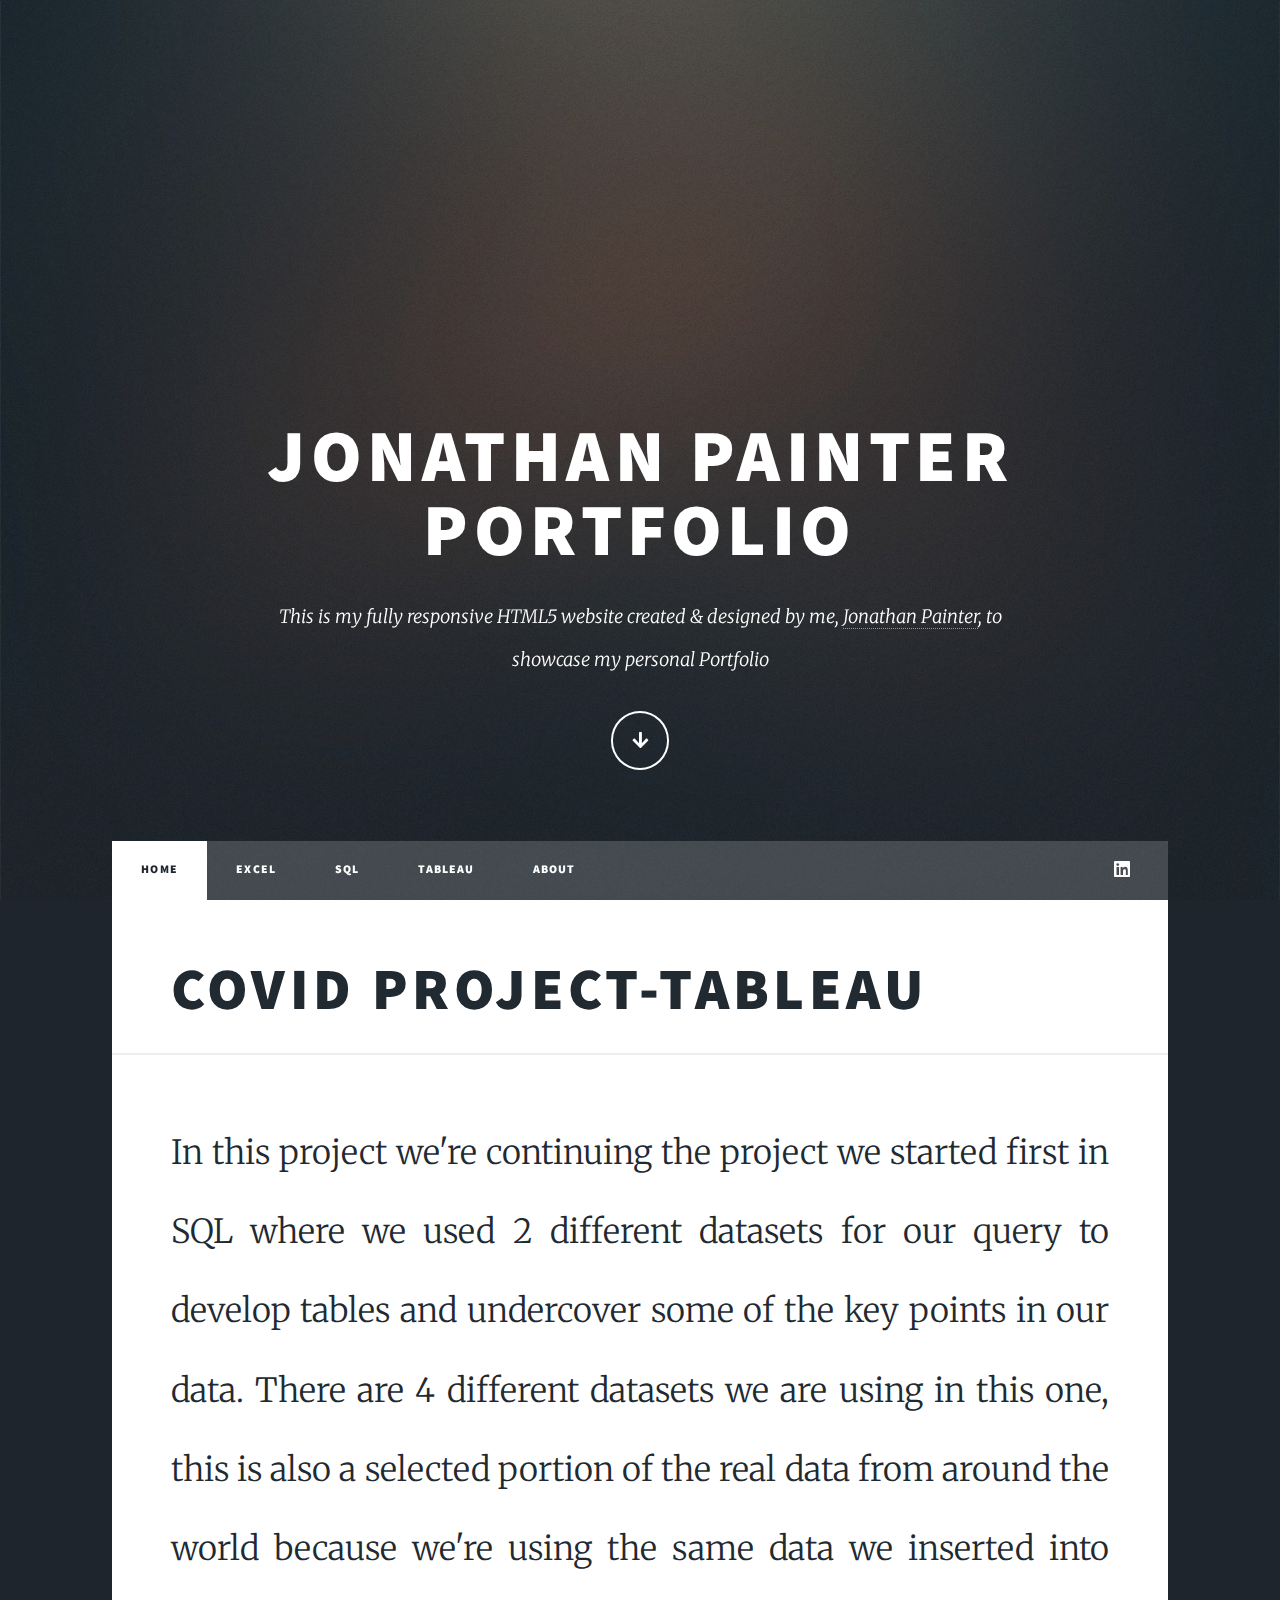
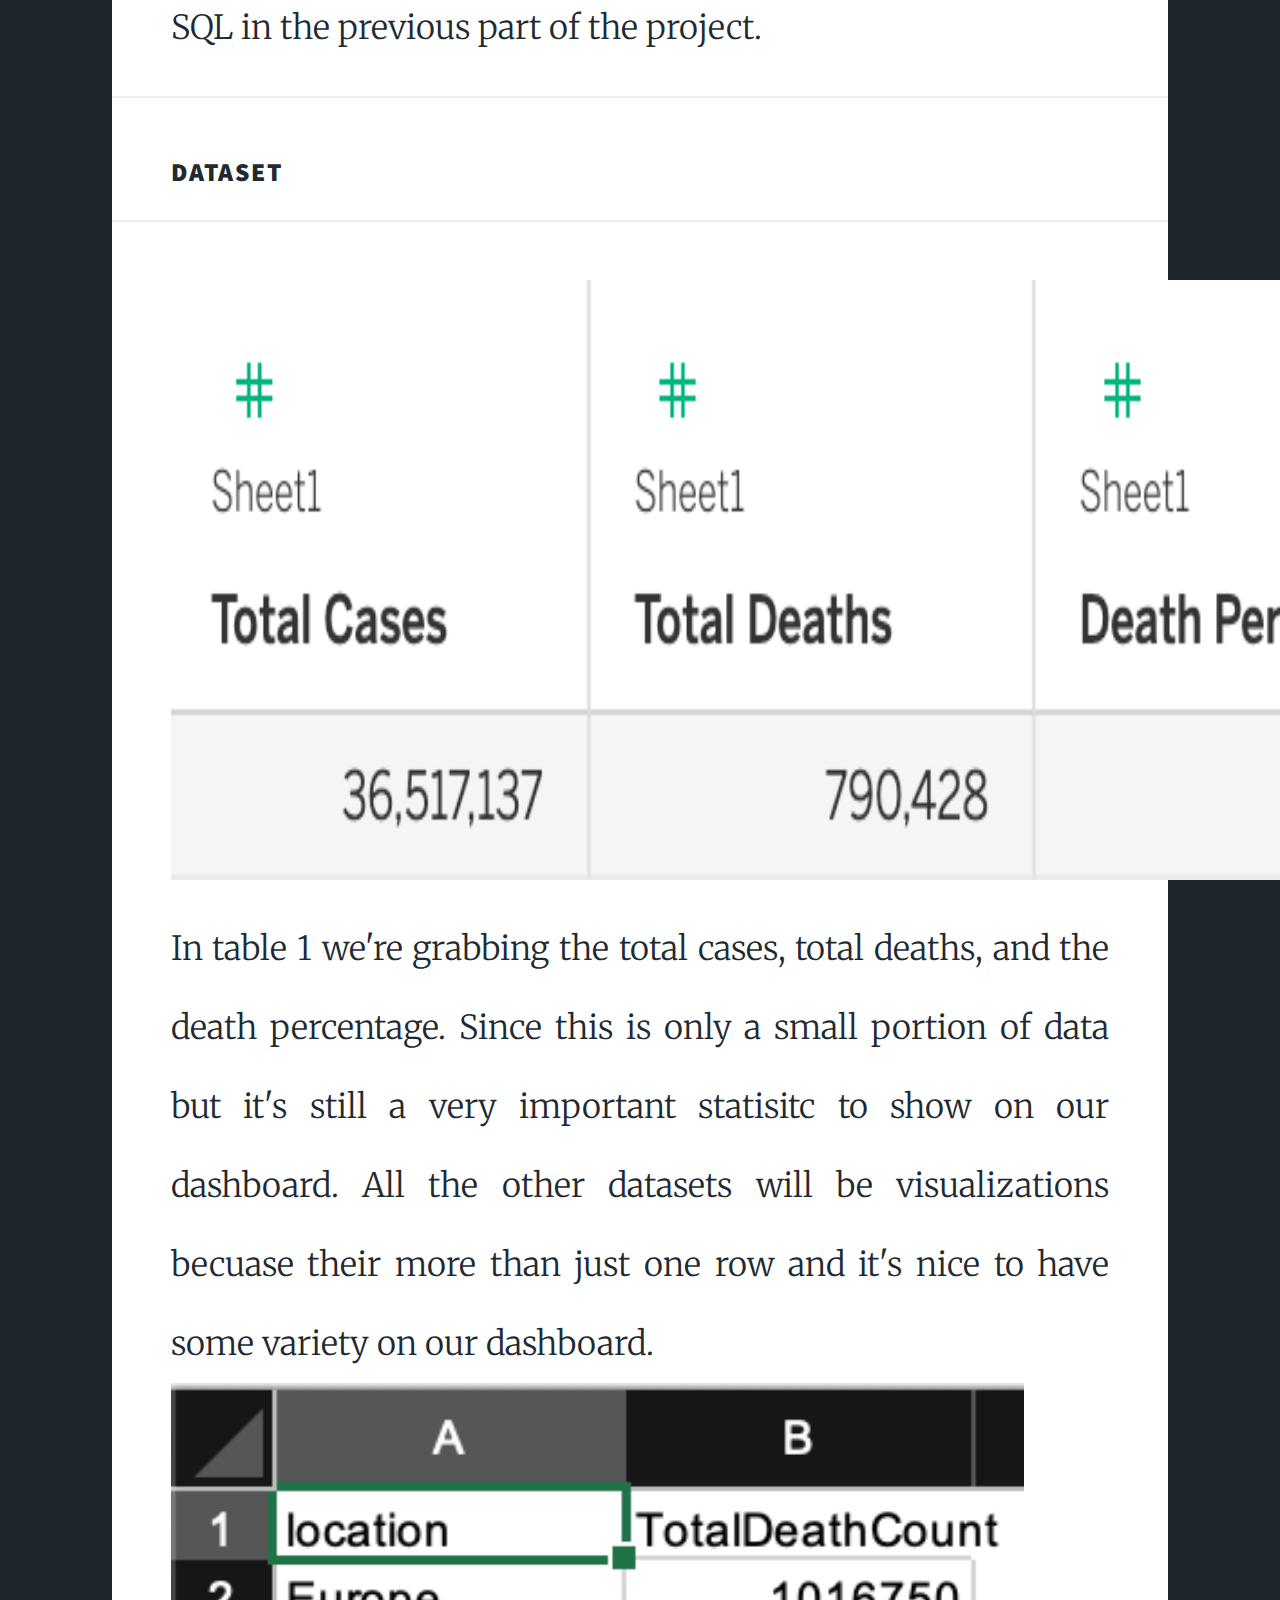
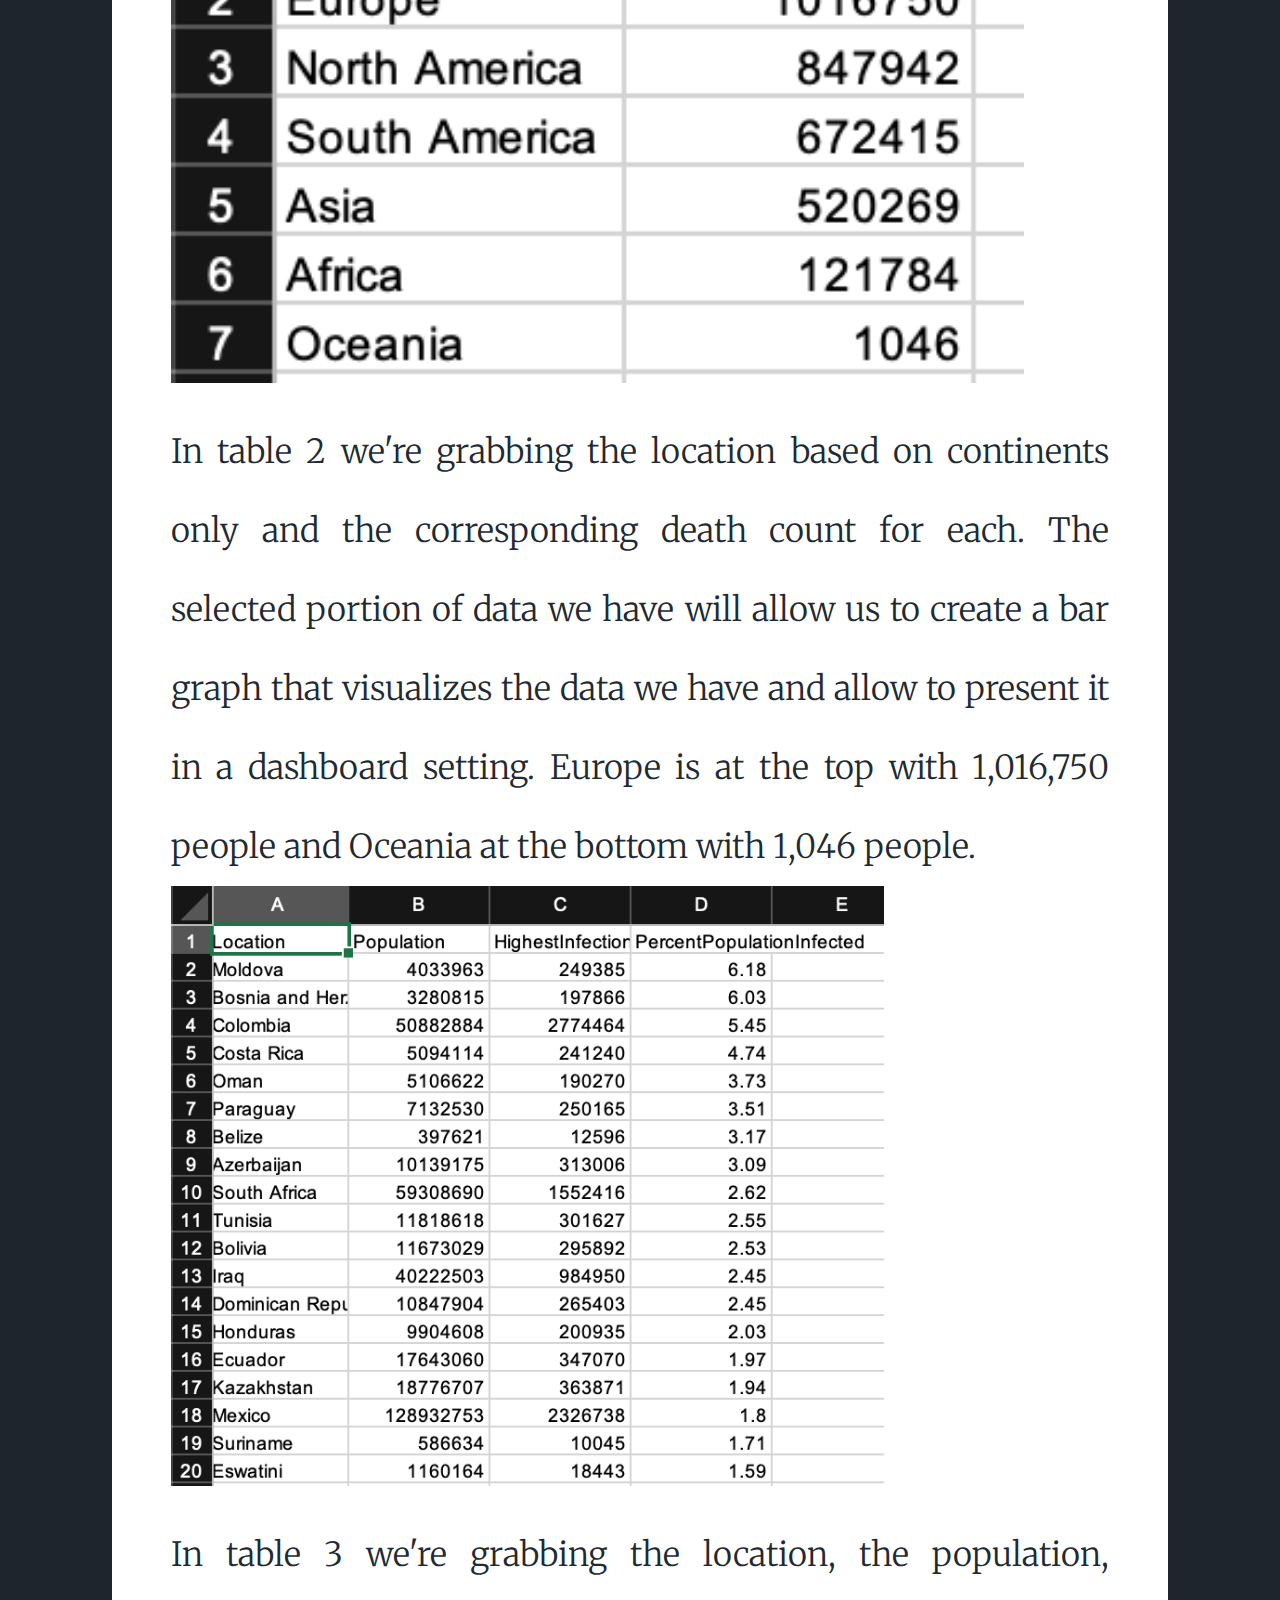
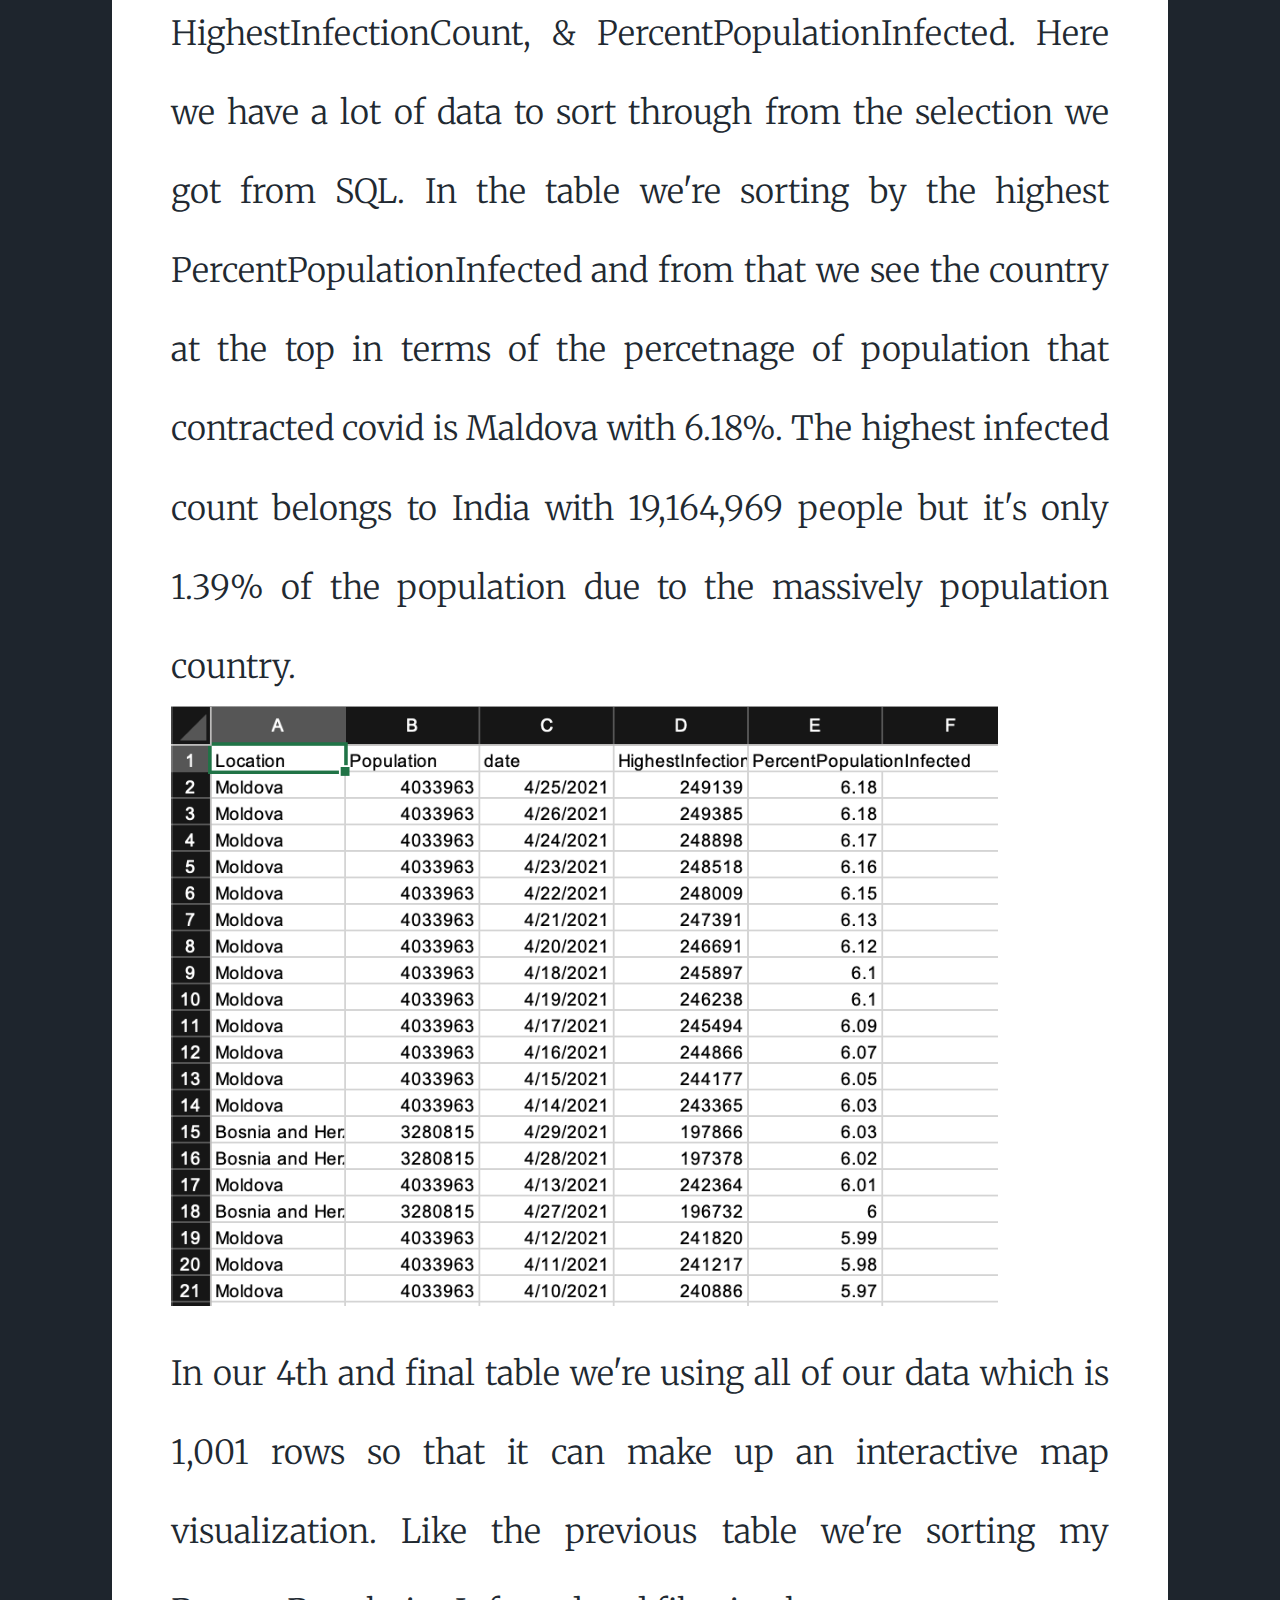
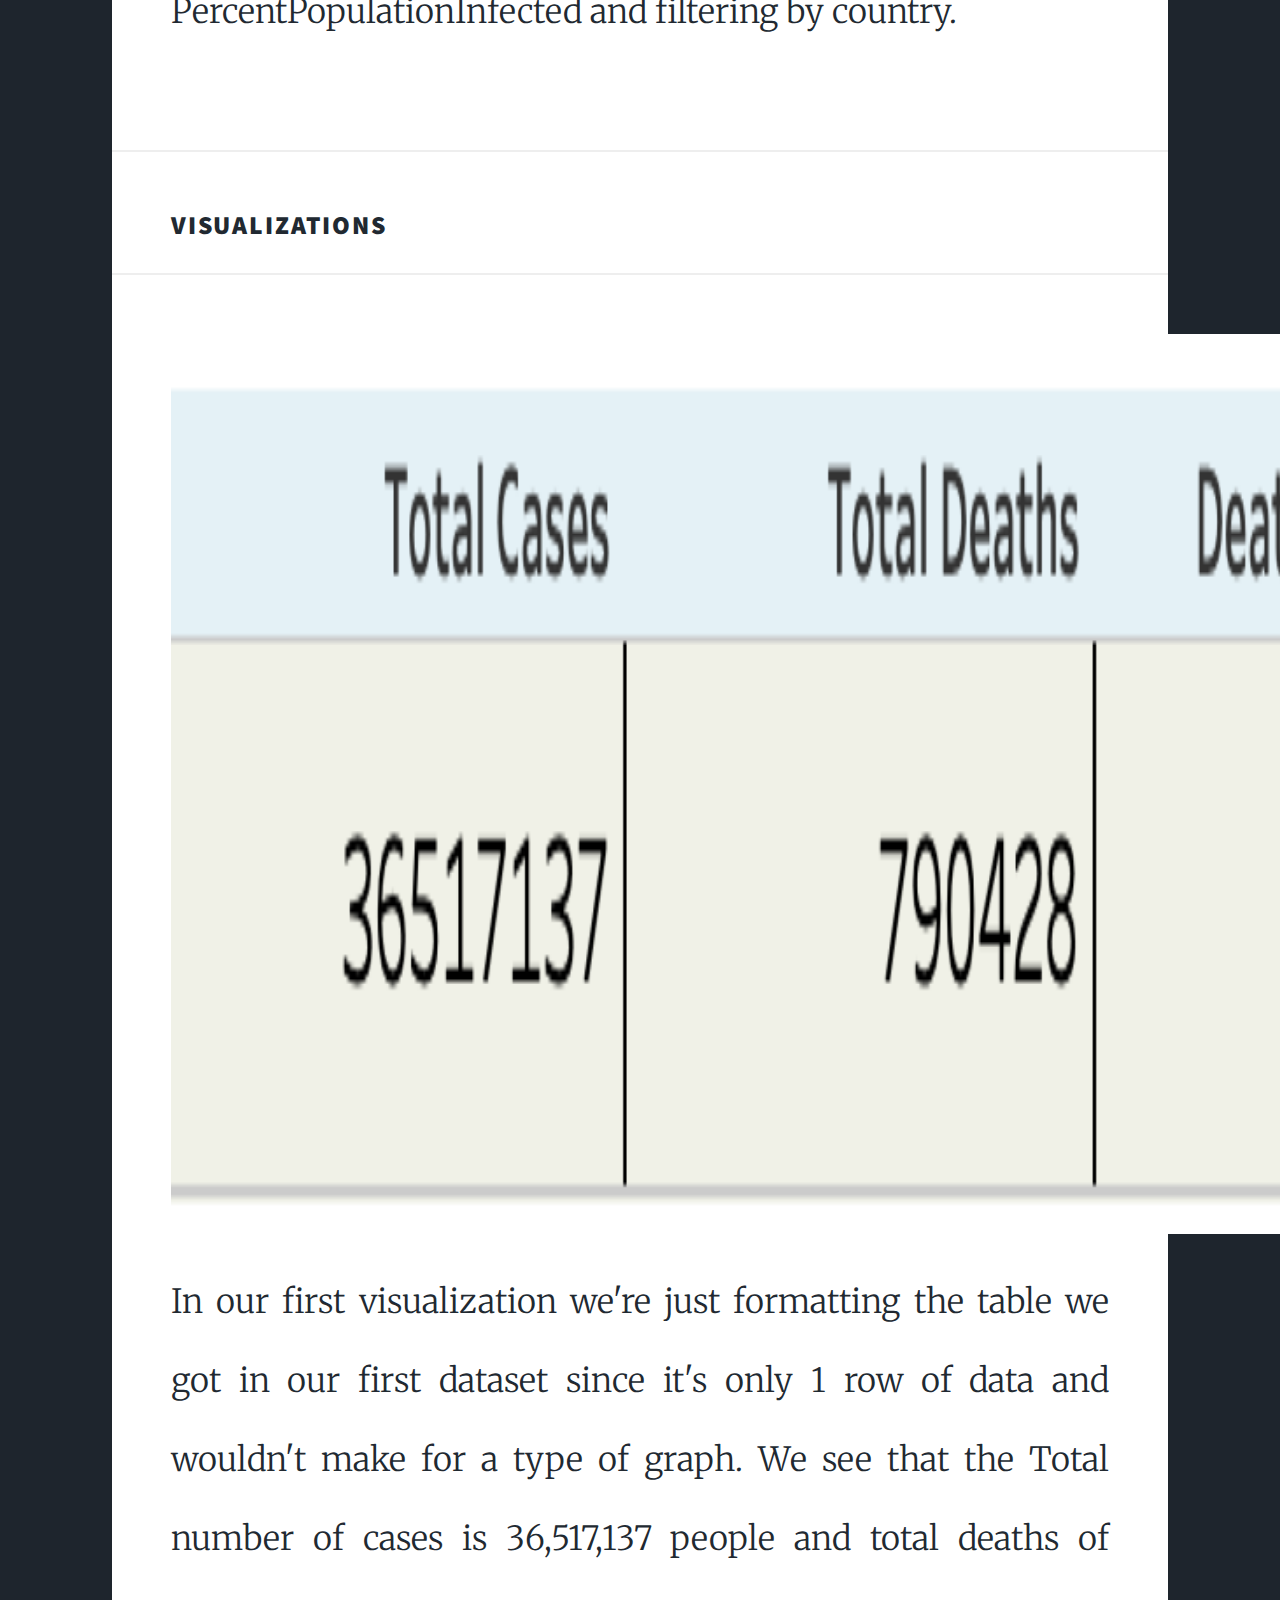
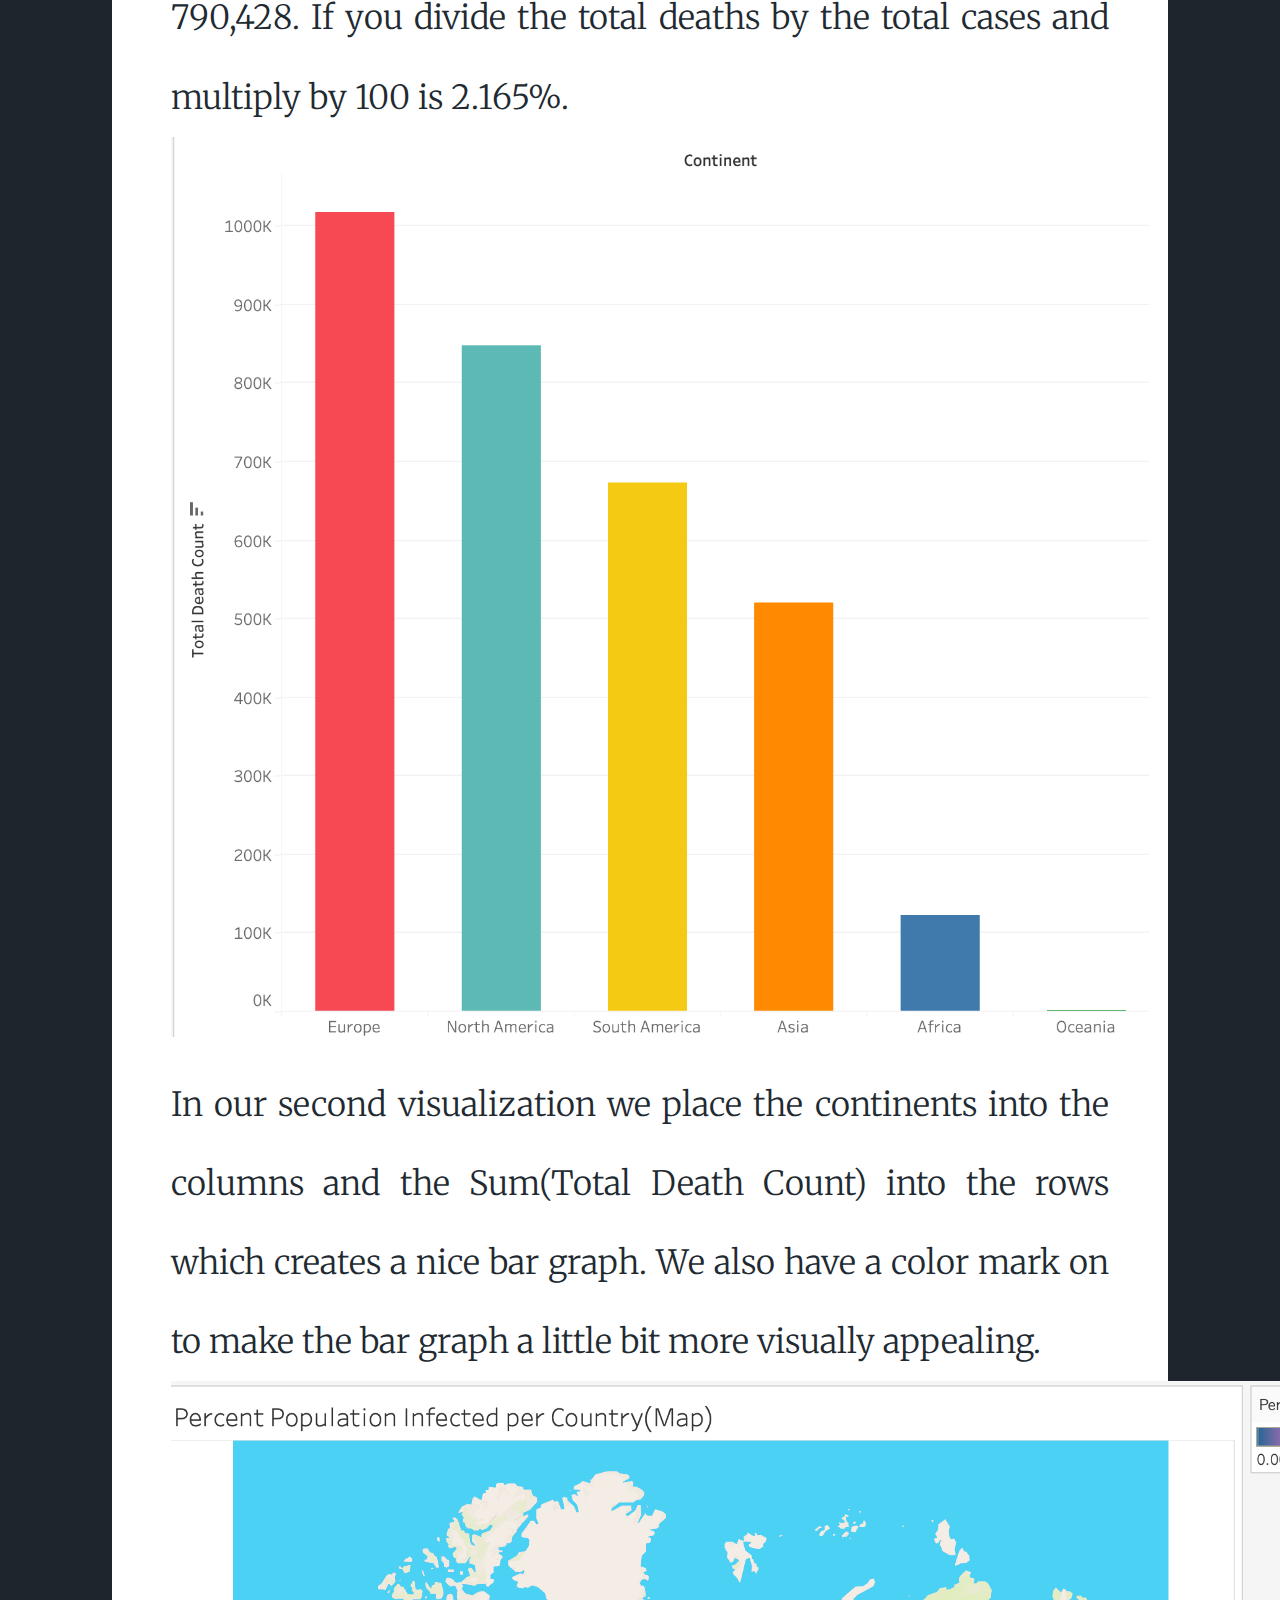
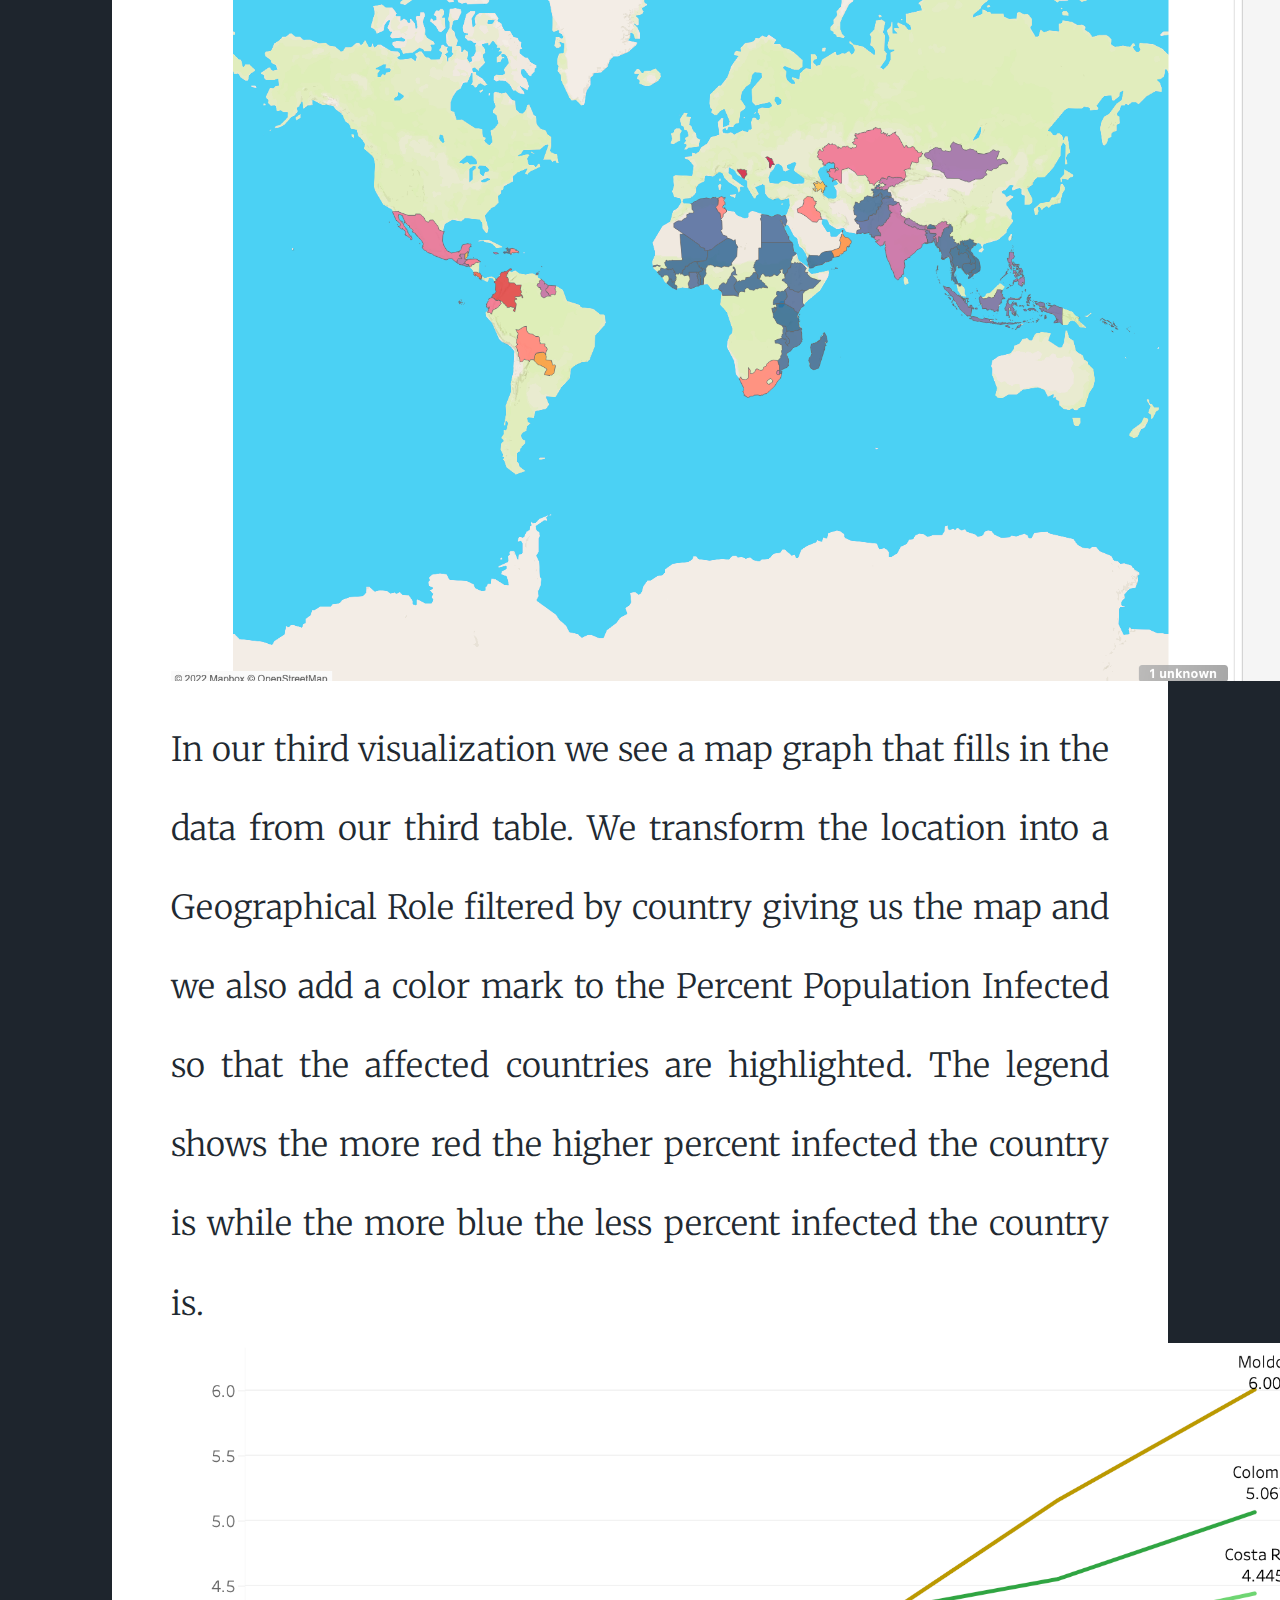
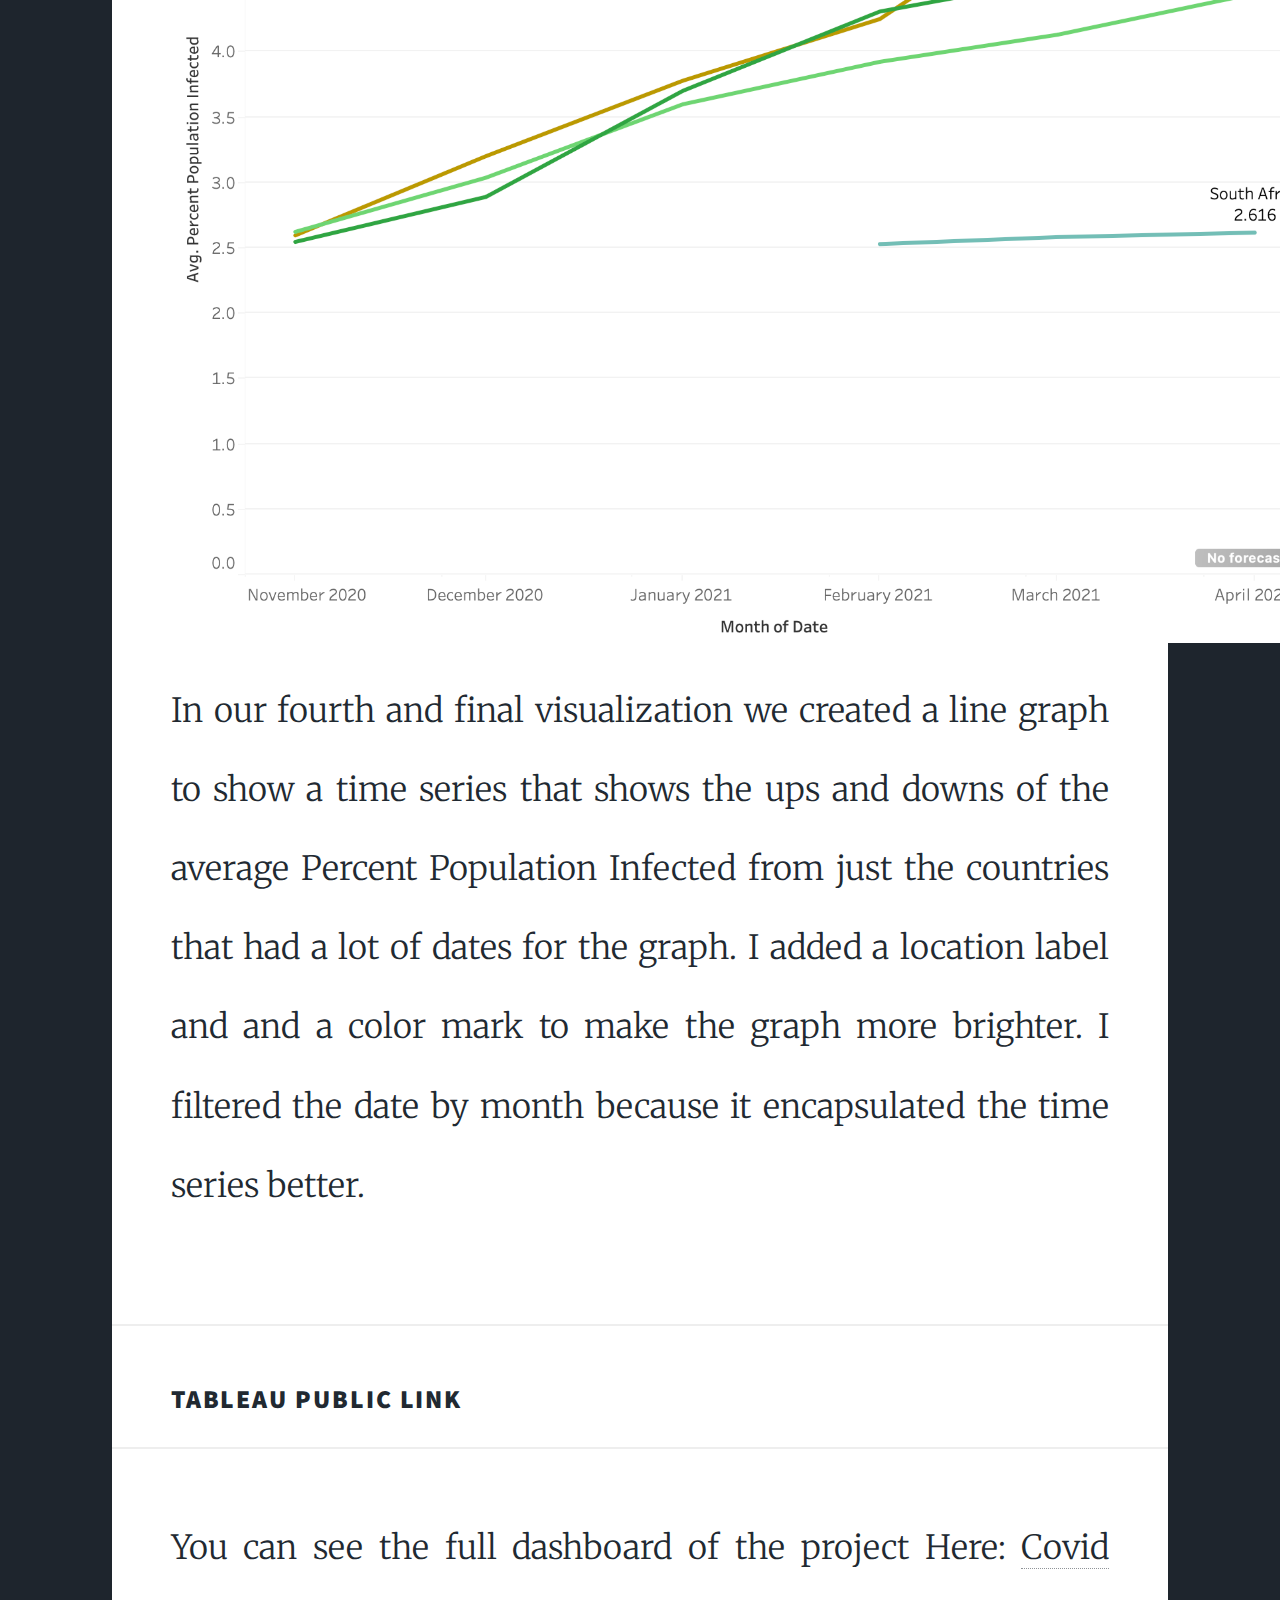
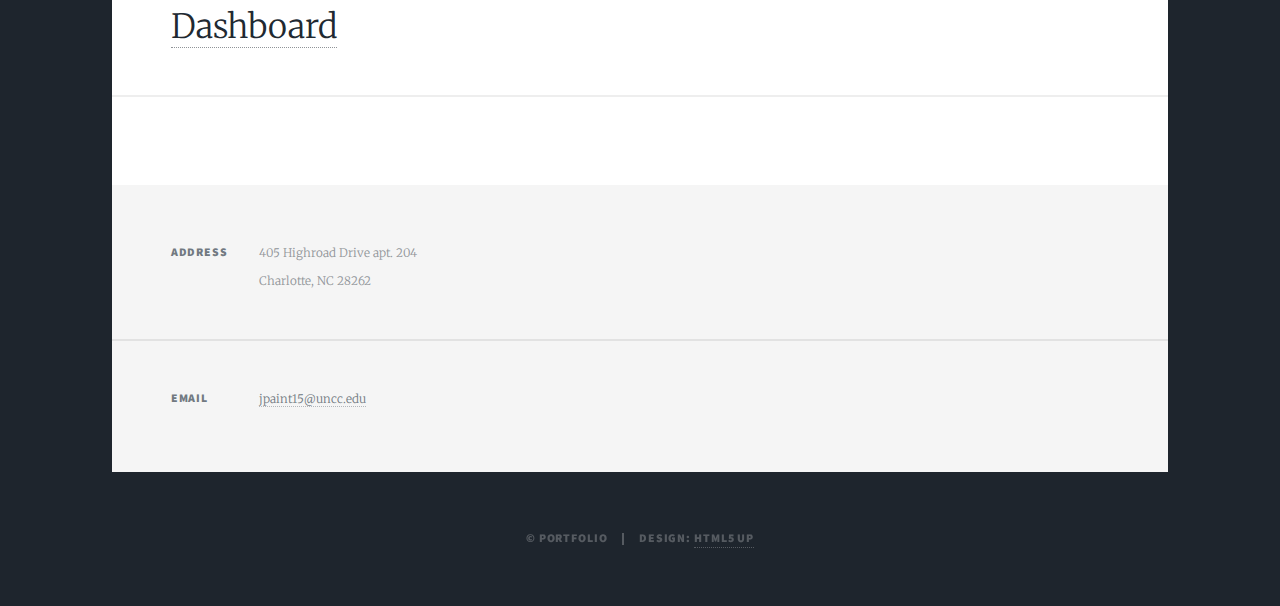
<file: covidTableau.html>
<!DOCTYPE HTML>
<!--
	Massively by HTML5 UP
	html5up.net | @ajlkn
	Free for personal and commercial use under the CCA 3.0 license (html5up.net/license)
-->
<html>
	<head>
		<title>Jonathan Painter Portfolio</title>
		<meta charset="utf-8" />
		<meta name="viewport" content="width=device-width, initial-scale=1, user-scalable=no" />
		<link rel="stylesheet" href="assets/css/main.css" />
		<noscript><link rel="stylesheet" href="assets/css/noscript.css" /></noscript>
	</head>
	<body class="is-preload">

		<!-- Wrapper -->
			<div id="wrapper" class="fade-in">

				<!-- Intro -->
					<div id="intro">
						<h1>Jonathan Painter Portfolio<br />
						</h1>
						<p>This is my fully responsive HTML5 website created & designed by me, <a href="https://www.linkedin.com/in/jonathan-painter-15430a223/">Jonathan Painter</a>, to <br />
						showcase my personal Portfolio</p>
						<ul class="actions">
							<li><a href="#header" class="button icon solid solo fa-arrow-down scrolly">Continue</a></li>
						</ul>
					</div>

				<!-- Header -->
					<header id="header">
						<a href="index.html" class="logo">Portfolio</a>
					</header>

				<!-- Nav -->
					<nav id="nav">
						<ul class="links">
							<li class="active"><a href="index.html">Home</a></li>
							<li><a href="excel.html">Excel</a></li>
							<li><a href="sql.html">SQL</a></li>
							<li><a href="tableau.html">Tableau</a></li>
                            <li><a href="about.html">About</a></li>
						</ul>
						<ul class="icons">
							<li><a href= "https://www.linkedin.com/in/jonathan-painter-15430a223/" class="icon brands fa-linkedin"><a class="active"></a></a></li>
						</ul>
					</nav>

				<!-- Main -->
					<div id="main">
                        <h1>Covid Project-Tableau</h1>
                        <p>
                            In this project we're continuing the project we started first in SQL where we used 2 different datasets for our query to develop
                            tables and undercover some of the key points in our data. There are 4 different datasets we are using in this one, this is also a
                            selected portion of the real data from around the world because we're using the same data we inserted into SQL in the previous part of
                            the project.

                            <h2>Dataset</h2>
                            <p>
                                <img src="images/table1.png" alt="" width="1400" height="600" /> 
                                <br>
                                In table 1 we're grabbing the total cases, total deaths, and the death percentage. Since this is only a small portion of data 
                                but it's still a very important statisitc to show on our dashboard. All the other datasets will be visualizations becuase their more than
                                just one row and it's nice to have some variety on our dashboard.
                                <br>
                                <img src="images/table2.png" alt="" weight="1000" height="600" /> 
                                <br>
                                In table 2 we're grabbing the location based on continents only and the corresponding death count for each. The selected portion of data we have
                                will allow us to create a bar graph that visualizes the data we have and allow to present it in a dashboard setting. Europe is 
                                at the top with 1,016,750 people and Oceania at the bottom with 1,046 people.
                                <br>
                                <img src="images/tableau3.png" alt="" weight="1000" height="600" /> 
                                <br>
                                In table 3 we're grabbing the location, the population, HighestInfectionCount, & PercentPopulationInfected. Here we have a lot of data to sort 
                                through from the selection we got from SQL. In the table we're sorting by the highest PercentPopulationInfected and from that we see the country
                                at the top in terms of the percetnage of population that contracted covid is Maldova with 6.18%. The highest infected count belongs to India with 19,164,969 
                                people but it's only 1.39% of the population due to the massively population country.
                                <br>
                                <img src="images/table4.png" alt="" weight="1000" height="600" /> 
                                <br>
                                In our 4th and final table we're using all of our data which is 1,001 rows so that it can make up an interactive map visualization. Like the previous 
                                table we're sorting my PercentPopulationInfected and filtering by country.
                                <br>
                            </p>
                            <br>
                            <br>
                            <h2>Visualizations</h2>
                            <p>
                                <img src="images/viz1.png" alt="" width="1400" height="900"/> 
                                <br>
                                In our first visualization we're just formatting the table we got in our first dataset since it's only 1 row of data and wouldn't make for a type of graph.
                                We see that the Total number of cases is 36,517,137 people and total deaths of 790,428. If you divide the total deaths by the total cases and multiply by 100  
                                is 2.165%.

                                <br>
                                <img src="images/viz2.png" alt="" weight="800" height="900"/> 
                                <br>
                                In our second visualization we place the continents into the columns and the Sum(Total Death Count) into the rows which creates a nice bar graph. We also have a color mark 
                                on to make the bar graph a little bit more visually appealing.

                                <br>
                                <img src="images/viz3.png" alt="" weight="800" height="900"/> 
                                <br>
                                In our third visualization we see a map graph that fills in the data from our third table. We transform the location into a Geographical Role filtered by country giving us 
                                the map and we also add a color mark to the Percent Population Infected so that the affected countries are highlighted. The legend shows the more red the higher percent 
                                infected the country is while the more blue the less percent infected the country is.

                                <br>
                                <img src="images/viz4.png" alt="" weight="800" height="900"/> 
                                <br>
                                In our fourth and final visualization we created a line graph to show a time series that shows the ups and downs of the average Percent Population Infected from just the countries
                                that had a lot of dates for the graph. I added a location label and and a color mark to make the graph more brighter. I filtered the date by month because it encapsulated the time
                                series better. 

                                <br>
                            </p>
                            <br>
                            <br>

                            <h2>Tableau Public Link</h2>
                            <p>
                                You can see the full dashboard of the project Here: <a href="https://public.tableau.com/app/profile/jonathan.painter/viz/CovidDashboard_16645740051320/Dashboard1?publish=yes">Covid Dashboard</a>
                             </p>

                        </p>
					

						<!-- Posts -->
						

					</div>

				<!-- Footer -->
					<footer id="footer">
						<section class="split contact">
							<section class="alt">
								<h3>Address</h3>
								<p>405 Highroad Drive apt. 204<br />
								Charlotte, NC 28262</p>
							</section>
							<section>
								<h3>Email</h3>
								<p><a href="#">jpaint15@uncc.edu</a></p>
							</section>
						</section>
					</footer>

				<!-- Copyright -->
					<div id="copyright">
						<ul><li>&copy; Portfolio</li><li>Design: <a href="https://html5up.net">HTML5 UP</a></li></ul>
					</div>

			</div>

		<!-- Scripts -->
			<script src="assets/js/jquery.min.js"></script>
			<script src="assets/js/jquery.scrollex.min.js"></script>
			<script src="assets/js/jquery.scrolly.min.js"></script>
			<script src="assets/js/browser.min.js"></script>
			<script src="assets/js/breakpoints.min.js"></script>
			<script src="assets/js/util.js"></script>
			<script src="assets/js/main.js"></script>

	</body>
</html>
</file>
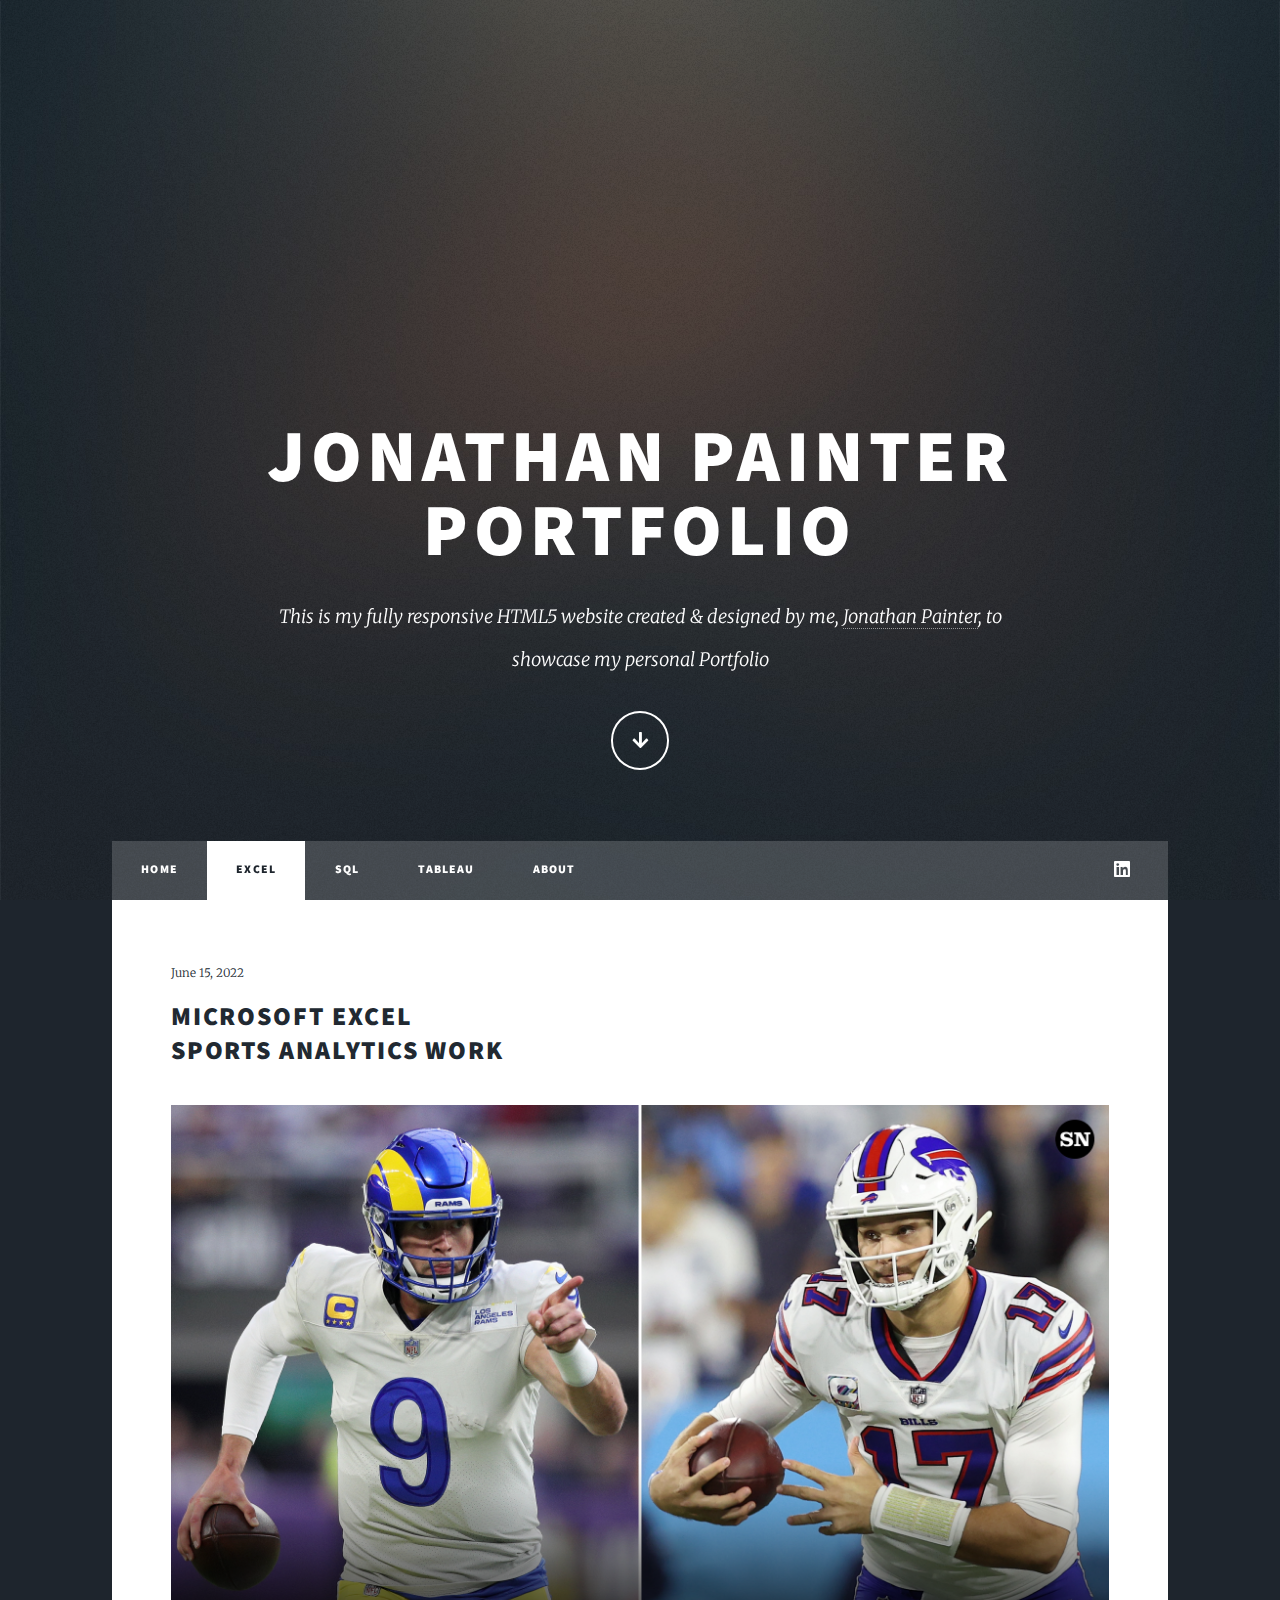
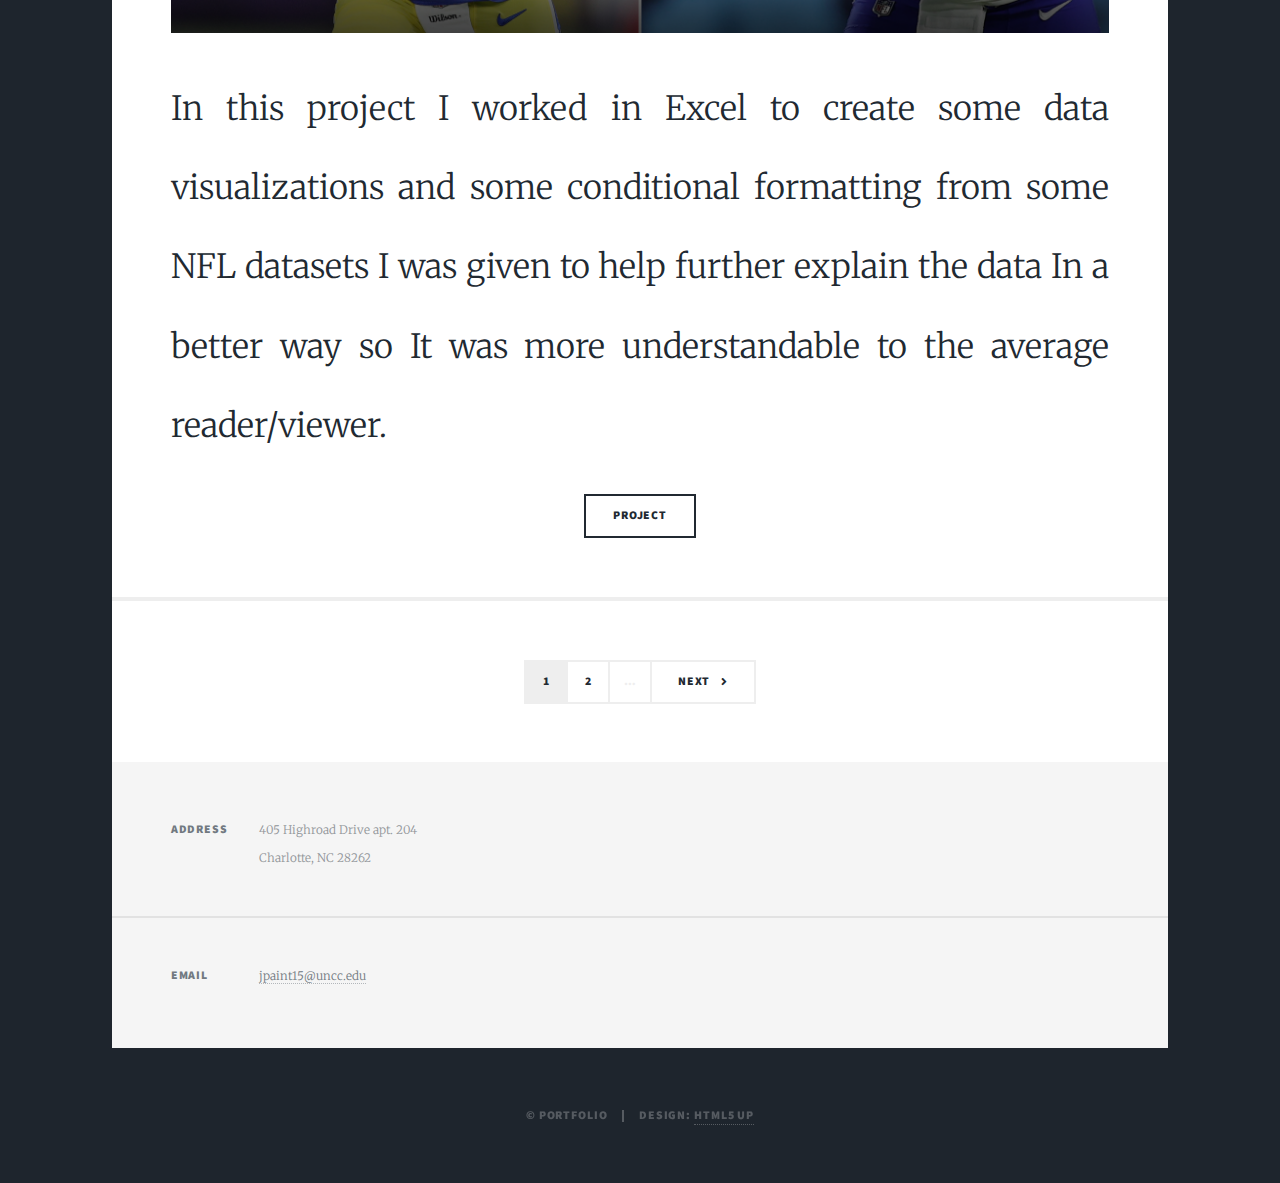
<file: excel.html>
<!DOCTYPE HTML>
<!--
	Massively by HTML5 UP
	html5up.net | @ajlkn
	Free for personal and commercial use under the CCA 3.0 license (html5up.net/license)
-->
<html>
	<head>
		<title>Jonathan Painter Portfolio</title>
		<meta charset="utf-8" />
		<meta name="viewport" content="width=device-width, initial-scale=1, user-scalable=no" />
		<link rel="stylesheet" href="assets/css/main.css" />
		<noscript><link rel="stylesheet" href="assets/css/noscript.css" /></noscript>
	</head>
	<body class="is-preload">

		<!-- Wrapper -->
			<div id="wrapper" class="fade-in">

				<!-- Intro -->
					<div id="intro">
						<h1>Jonathan Painter Portfolio<br />
						</h1>
						<p>This is my fully responsive HTML5 website created & designed by me, <a href="https://www.linkedin.com/in/jonathan-painter-15430a223/">Jonathan Painter</a>, to <br />
						showcase my personal Portfolio</p>
						<ul class="actions">
							<li><a href="#header" class="button icon solid solo fa-arrow-down scrolly">Continue</a></li>
						</ul>
					</div>

				<!-- Header -->
					<header id="header">
						<a href="index.html" class="logo">Portfolio</a>
					</header>

				<!-- Nav -->
					<nav id="nav">
						<ul class="links">
							<li><a href="index.html">Home</a></li>
							<li class="active"><a href="excel.html">Excel</a></li>
							<li><a href="sql.html">SQL</a></li>
							<li ><a href="tableau.html">Tableau</a></li>
							<li><a href="about.html">About</a></li>
						</ul>
						<ul class="icons">
							<li><a class="icon brands fa-linkedin"><a class="active" href="https://www.linkedin.com/in/jonathan-painter-15430a223/"></a></a></li>
						</ul>
					</nav>

				<!-- Main -->
					<div id="main">

						<!-- Featured Post -->
						<article>
							<header>
								<span class="date">June 15, 2022</span>
							<h2><a href="excelAnalyticsProject.html">Microsoft Excel<br />
							Sports Analytics Work</a></h2>
							</header>
							<a href="excelAnalyticsProject.html" class="image fit"><img src="images/ramsbills.png" alt="" /></a>
							<p>
							
							In this project I worked in Excel to create some data visualizations and some conditional formatting
							from some NFL datasets I was given to help further explain the data In a better way so It was more understandable
							to the average reader/viewer.
						</p>
							<ul class="actions special">
								<li><a href="excelAnalyticsProject.html" class="button">Project</a></li>
							</ul>
						</article>

						<!-- Posts -->
							<section class="posts">
								
								
							</section>

						<!-- Footer -->
							<footer>
								<div class="pagination">
									<!--<a href="#" class="previous">Prev</a>-->
									<a href="#" class="page active">1</a>
									<a href="page2.html" class="page">2</a>
									<span class="extra">&hellip;</span>
									<a href="page2.html" class="next">Next</a>
								</div>
							</footer>

					</div>

				<!-- Footer -->
					<footer id="footer">
						<section class="split contact">
							<section class="alt">
								<h3>Address</h3>
								<p>405 Highroad Drive apt. 204<br />
								Charlotte, NC 28262</p>
							</section>
							<section>
								<h3>Email</h3>
								<p><a href="#">jpaint15@uncc.edu</a></p>
							</section>
						</section>
					</footer>

				<!-- Copyright -->
					<div id="copyright">
						<ul><li>&copy; Portfolio</li><li>Design: <a href="https://html5up.net">HTML5 UP</a></li></ul>
					</div>

			</div>

		<!-- Scripts -->
			<script src="assets/js/jquery.min.js"></script>
			<script src="assets/js/jquery.scrollex.min.js"></script>
			<script src="assets/js/jquery.scrolly.min.js"></script>
			<script src="assets/js/browser.min.js"></script>
			<script src="assets/js/breakpoints.min.js"></script>
			<script src="assets/js/util.js"></script>
			<script src="assets/js/main.js"></script>

	</body>
</html>
</file>
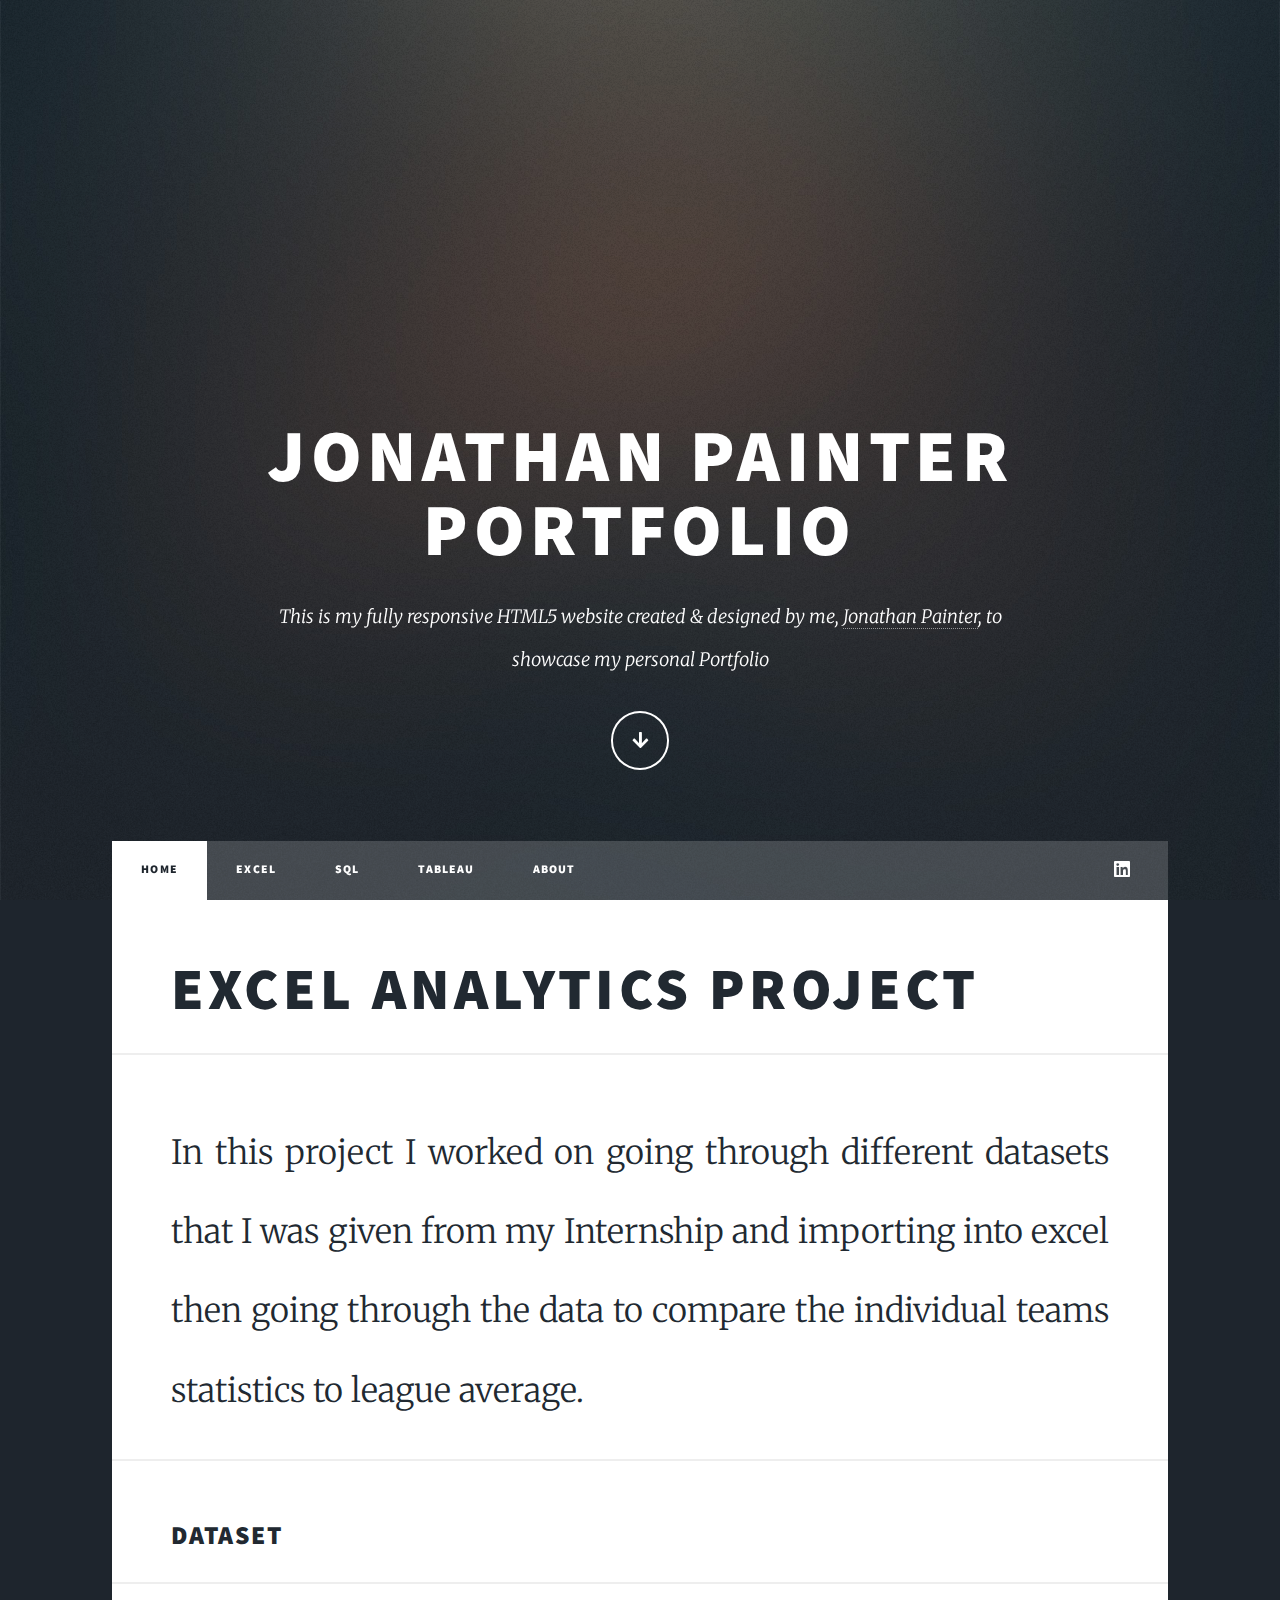
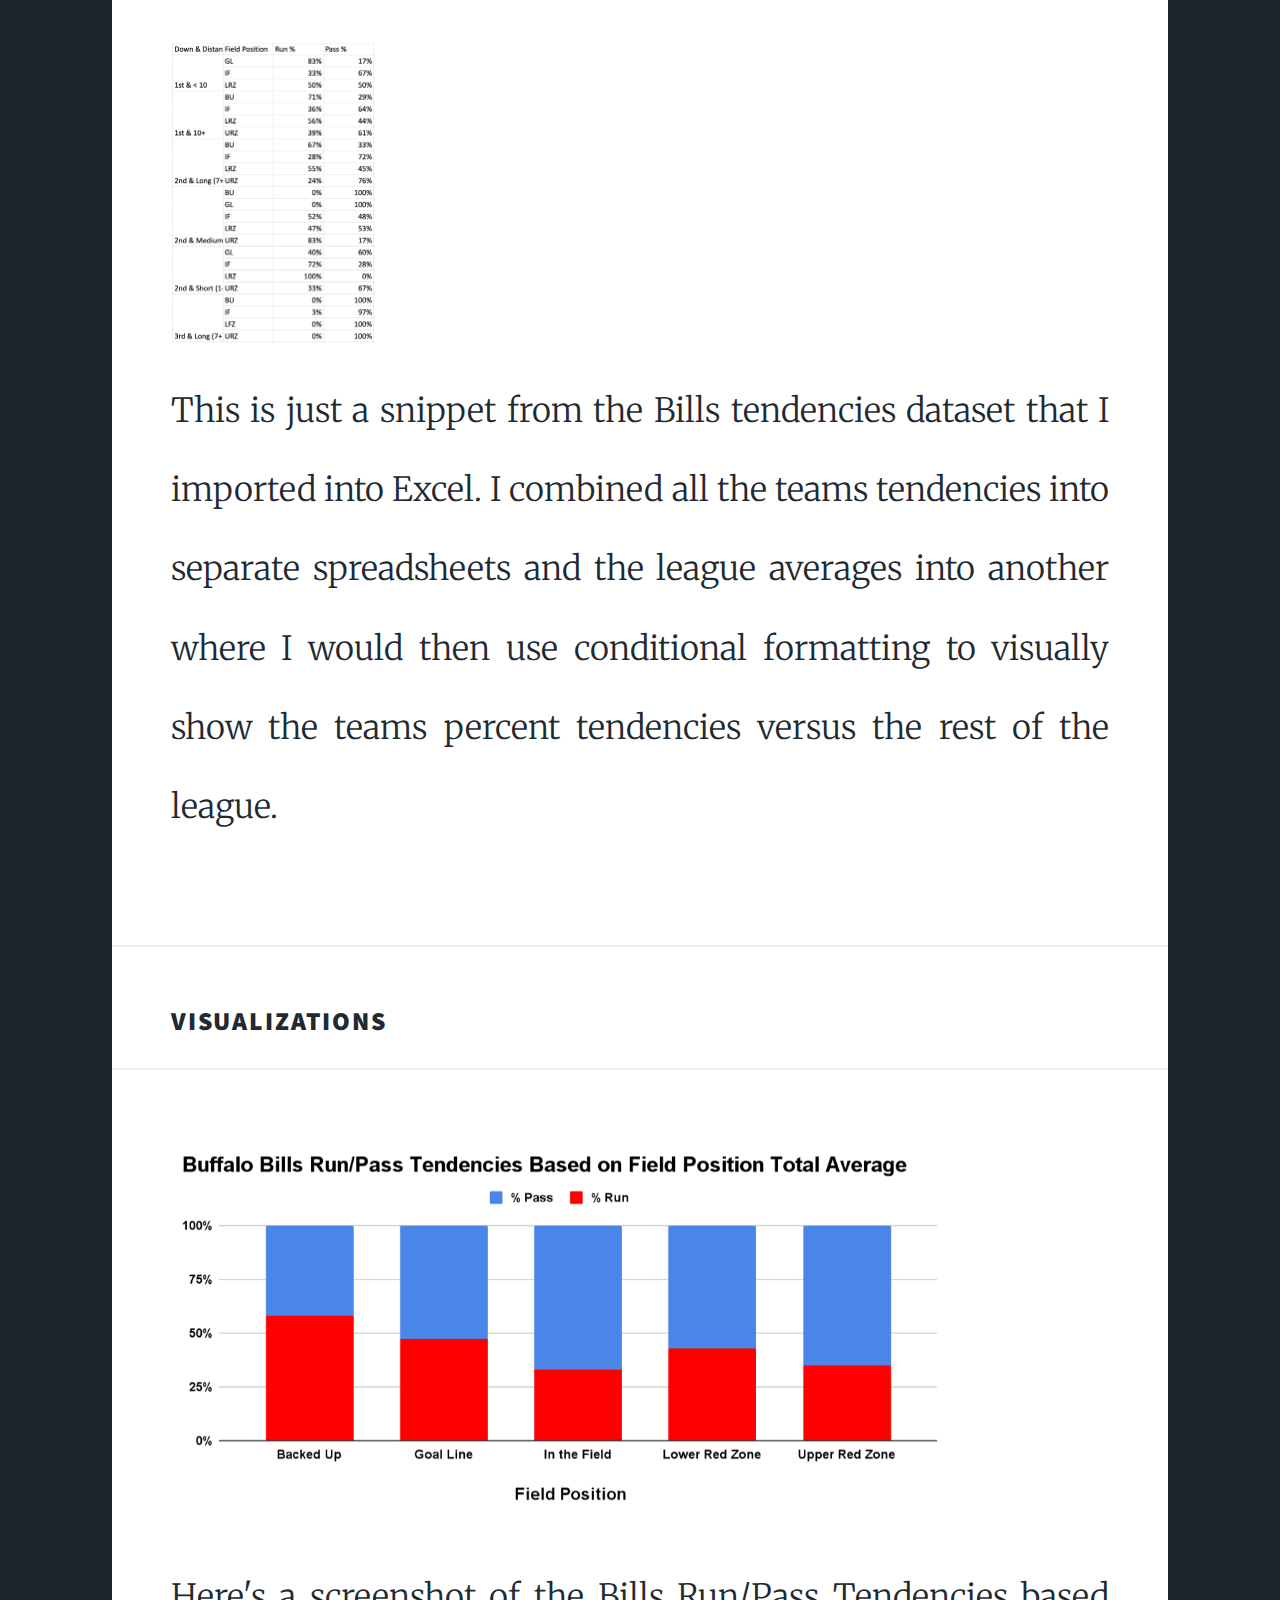
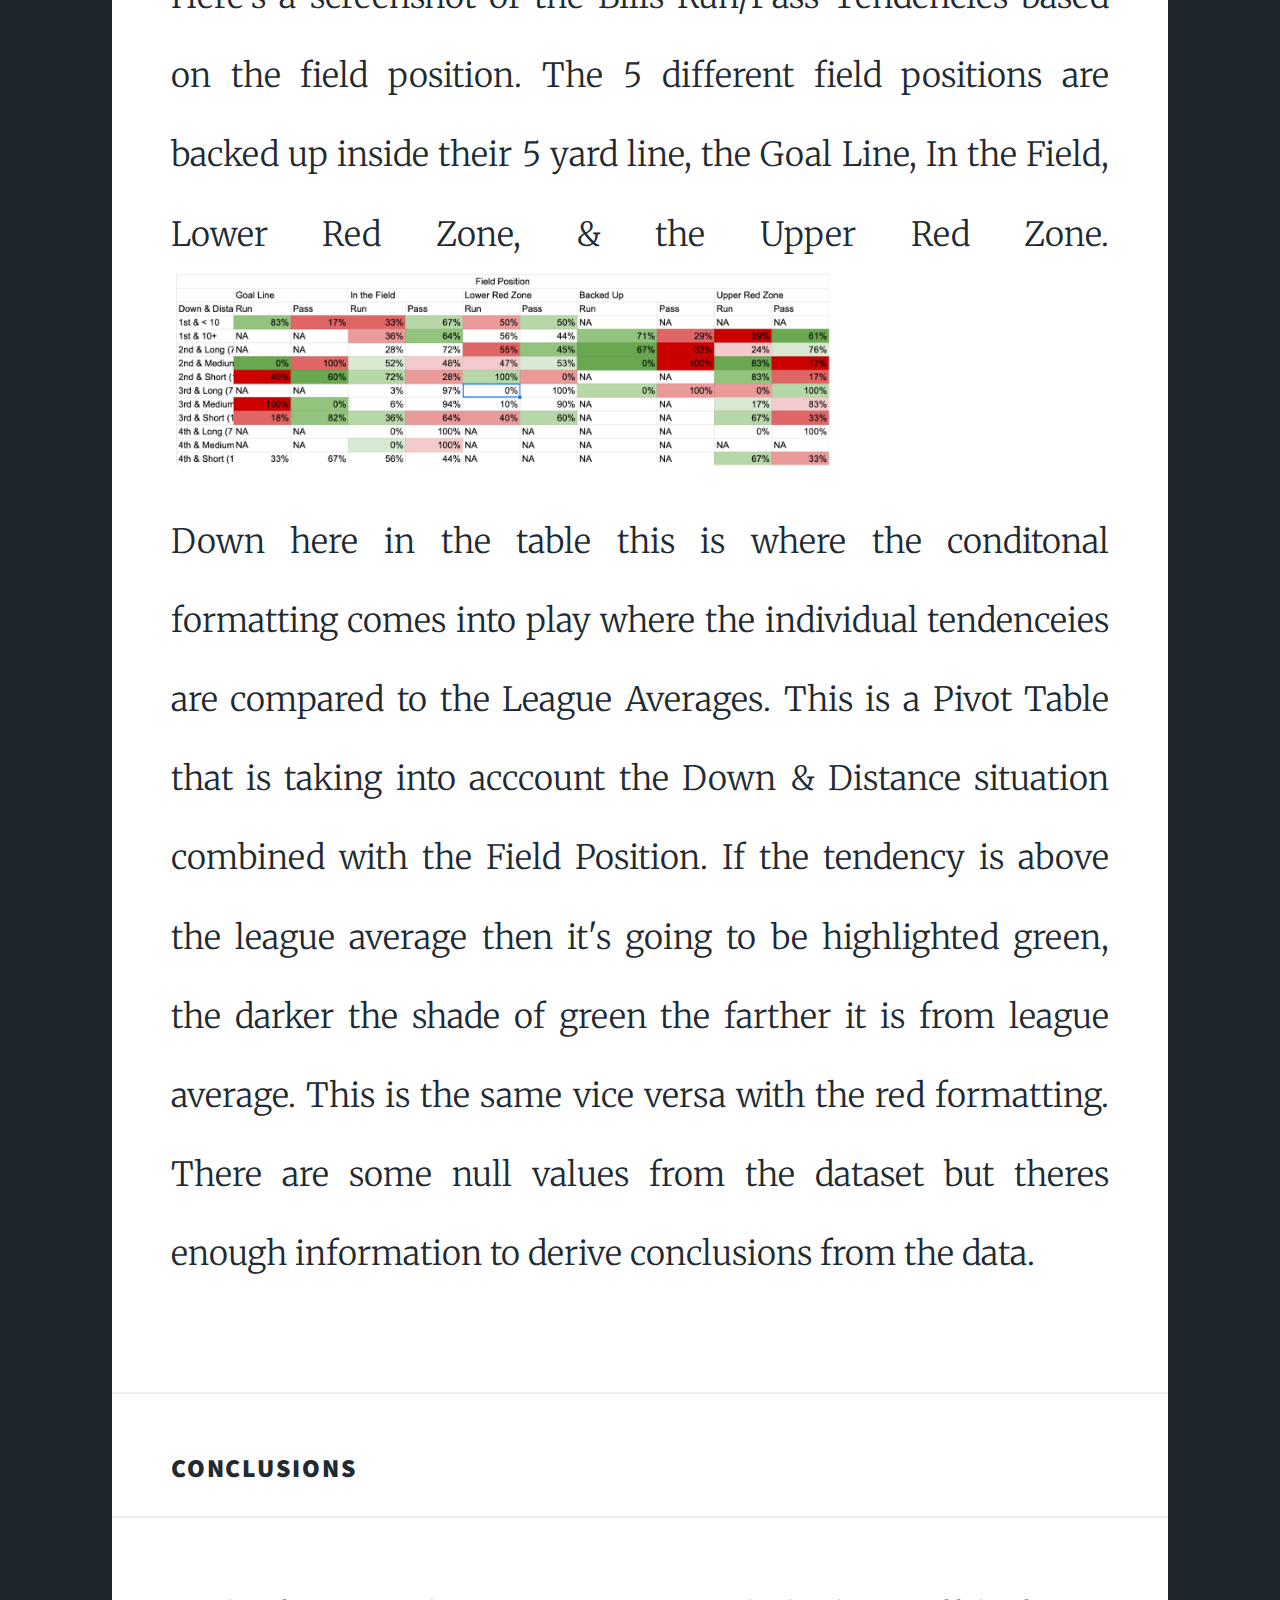
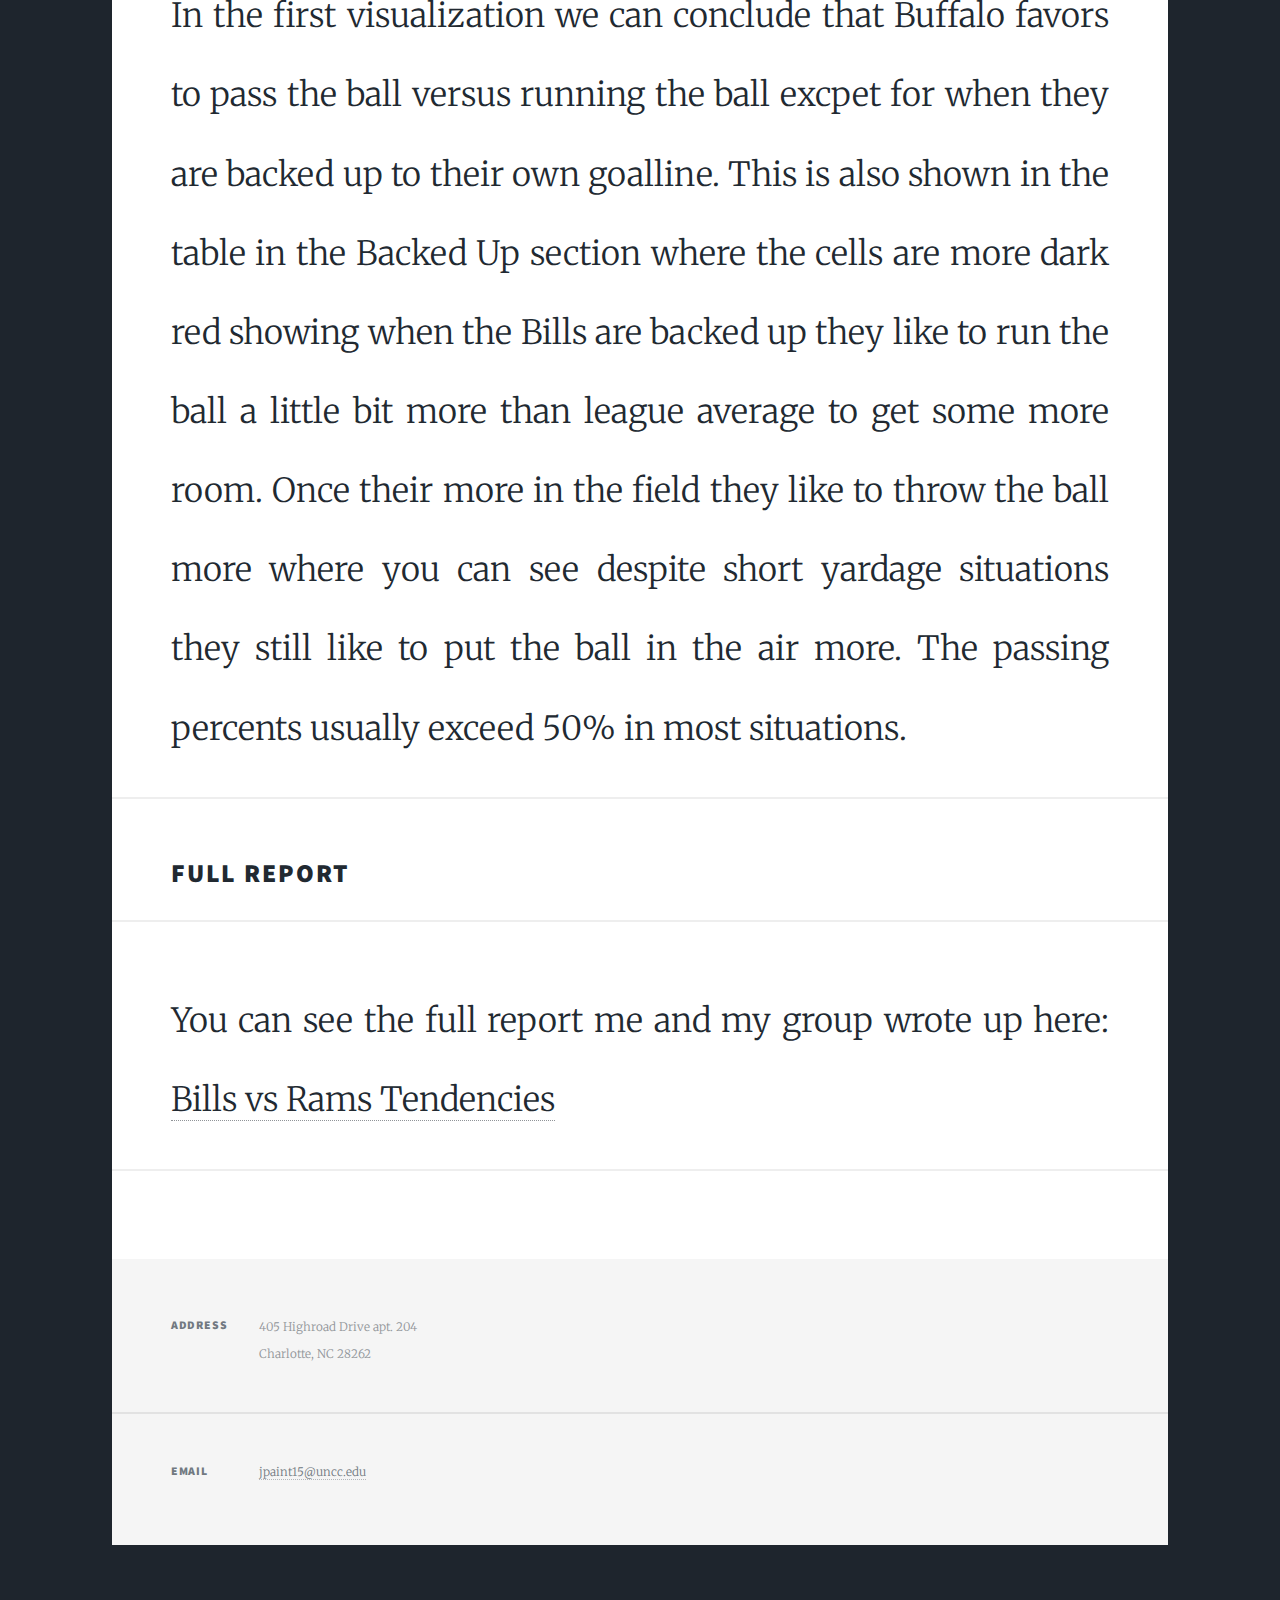
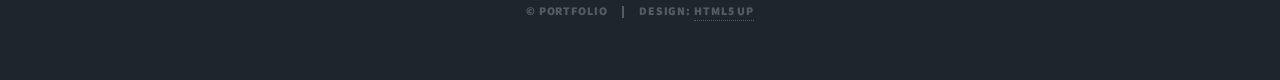
<file: excelAnalyticsProject.html>
<!DOCTYPE HTML>
<!--
	Massively by HTML5 UP
	html5up.net | @ajlkn
	Free for personal and commercial use under the CCA 3.0 license (html5up.net/license)
-->
<html>
	<head>
		<title>Jonathan Painter Portfolio</title>
		<meta charset="utf-8" />
		<meta name="viewport" content="width=device-width, initial-scale=1, user-scalable=no" />
		<link rel="stylesheet" href="assets/css/main.css" />
		<noscript><link rel="stylesheet" href="assets/css/noscript.css" /></noscript>
	</head>
	<body class="is-preload">

		<!-- Wrapper -->
			<div id="wrapper" class="fade-in">

				<!-- Intro -->
					<div id="intro">
						<h1>Jonathan Painter Portfolio<br />
						</h1>
						<p>This is my fully responsive HTML5 website created & designed by me, <a href="https://www.linkedin.com/in/jonathan-painter-15430a223/">Jonathan Painter</a>, to <br />
						showcase my personal Portfolio</p>
						<ul class="actions">
							<li><a href="#header" class="button icon solid solo fa-arrow-down scrolly">Continue</a></li>
						</ul>
					</div>

				<!-- Header -->
					<header id="header">
						<a href="index.html" class="logo">Portfolio</a>
					</header>

				<!-- Nav -->
					<nav id="nav">
						<ul class="links">
							<li class="active"><a href="index.html">Home</a></li>
							<li><a href="excel.html">Excel</a></li>
							<li><a href="sql.html">SQL</a></li>
							<li><a href="tableau.html">Tableau</a></li>
                            <li><a href="about.html">About</a></li>
						</ul>
						<ul class="icons">
							<li><a href= "https://www.linkedin.com/in/jonathan-painter-15430a223/" class="icon brands fa-linkedin"><a class="active"></a></a></li>
						</ul>
					</nav>

				<!-- Main -->
					<div id="main">
                        <h1>Excel Analytics Project</h1>
                        <p>
                            In this project I worked on going through different datasets that I was given from my Internship
                            and importing into excel then going through the data to compare the individual teams statistics to
                            league average.

                            <h2>Dataset</h2>
                            <p>
                                <img src="images/ExcelData.png" alt="" weight="200" height="300" /> 
                                <br>
                                This is just a snippet from the Bills tendencies dataset that I imported into Excel. I combined all 
                                the teams tendencies into separate spreadsheets and the league averages into another where I would then use 
                                conditional formatting to visually show the teams percent tendencies versus the rest of the league.
                                <br>
                            </p>
                            <br>
                            <br>
                            <h2>Visualizations</h2>
                            <p>
                                <img src="images/ExcelVis.png" alt="" weight="300" height="400"/> 
                                <br>
                                Here's a screenshot of the Bills Run/Pass Tendencies based on the field position. The 5 different field positions are backed up
                                 inside their 5 yard line, the Goal Line, In the Field, Lower Red Zone, & the Upper Red Zone.
                                
                                <img src="images/ExcelTable.png" alt="" weight="400" height="200"/> 
                                <br>
                                Down here in the table this is where the conditonal formatting comes into play where the individual tendenceies are compared to
                                the League Averages. This is a Pivot Table that is taking into acccount the Down & Distance situation combined with the Field Position.
                                If the tendency is above the league average then it's going to be highlighted green, the darker the shade of green the farther it is from 
                                league average. This is the same vice versa with the red formatting. There are some null values from the dataset but theres enough information 
                                to derive conclusions from the data.
                            </p>
                            <br>
                            <br>
                            <h2>Conclusions</h2>
                            <p>
                                In the first visualization we can conclude that Buffalo favors to pass the ball versus running the ball excpet for when they are backed 
                                up to their own goalline. This is also shown in the table in the Backed Up section where the cells are more dark red showing when the Bills 
                                are backed up they like to run the ball a little bit more than league average to get some more room. Once their more in the field they like to throw
                                the ball more where you can see despite short yardage situations they still like to put the ball in the air more. The passing percents usually exceed 
                                50% in most situations.

                            </p>
                            <h2>Full Report</h2>
                            <p>
                                You can see the full report me and my group wrote up here: <a href="https://docs.google.com/document/d/1ppiwEI4hiT9P43OFTEHYb1h4CjYV_iu6tmuLsWwdUUs/edit">Bills vs Rams Tendencies</a>

                            </p>

                        </p>
					

						<!-- Posts -->
						

					</div>

				<!-- Footer -->
					<footer id="footer">
						<section class="split contact">
							<section class="alt">
								<h3>Address</h3>
								<p>405 Highroad Drive apt. 204<br />
								Charlotte, NC 28262</p>
							</section>
							<section>
								<h3>Email</h3>
								<p><a href="#">jpaint15@uncc.edu</a></p>
							</section>
						</section>
					</footer>

				<!-- Copyright -->
					<div id="copyright">
						<ul><li>&copy; Portfolio</li><li>Design: <a href="https://html5up.net">HTML5 UP</a></li></ul>
					</div>

			</div>

		<!-- Scripts -->
			<script src="assets/js/jquery.min.js"></script>
			<script src="assets/js/jquery.scrollex.min.js"></script>
			<script src="assets/js/jquery.scrolly.min.js"></script>
			<script src="assets/js/browser.min.js"></script>
			<script src="assets/js/breakpoints.min.js"></script>
			<script src="assets/js/util.js"></script>
			<script src="assets/js/main.js"></script>

	</body>
</html>
</file>
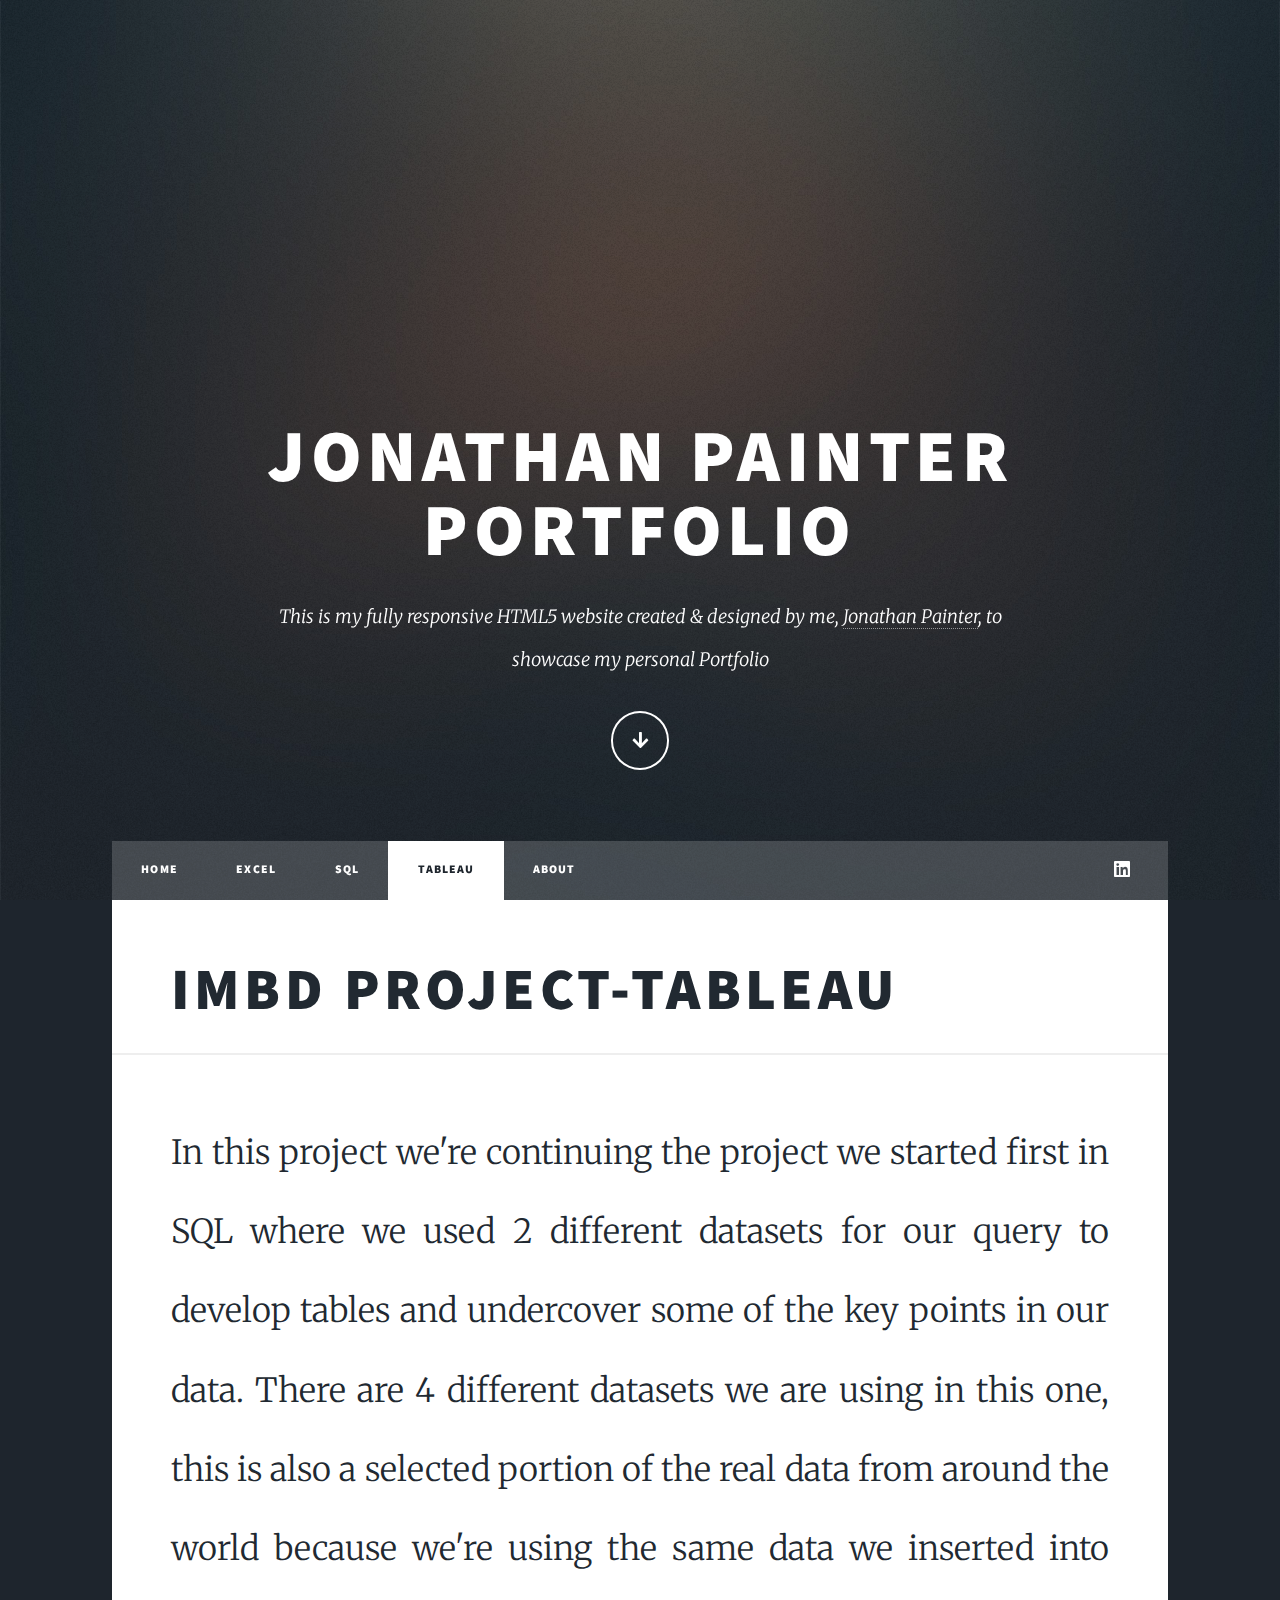
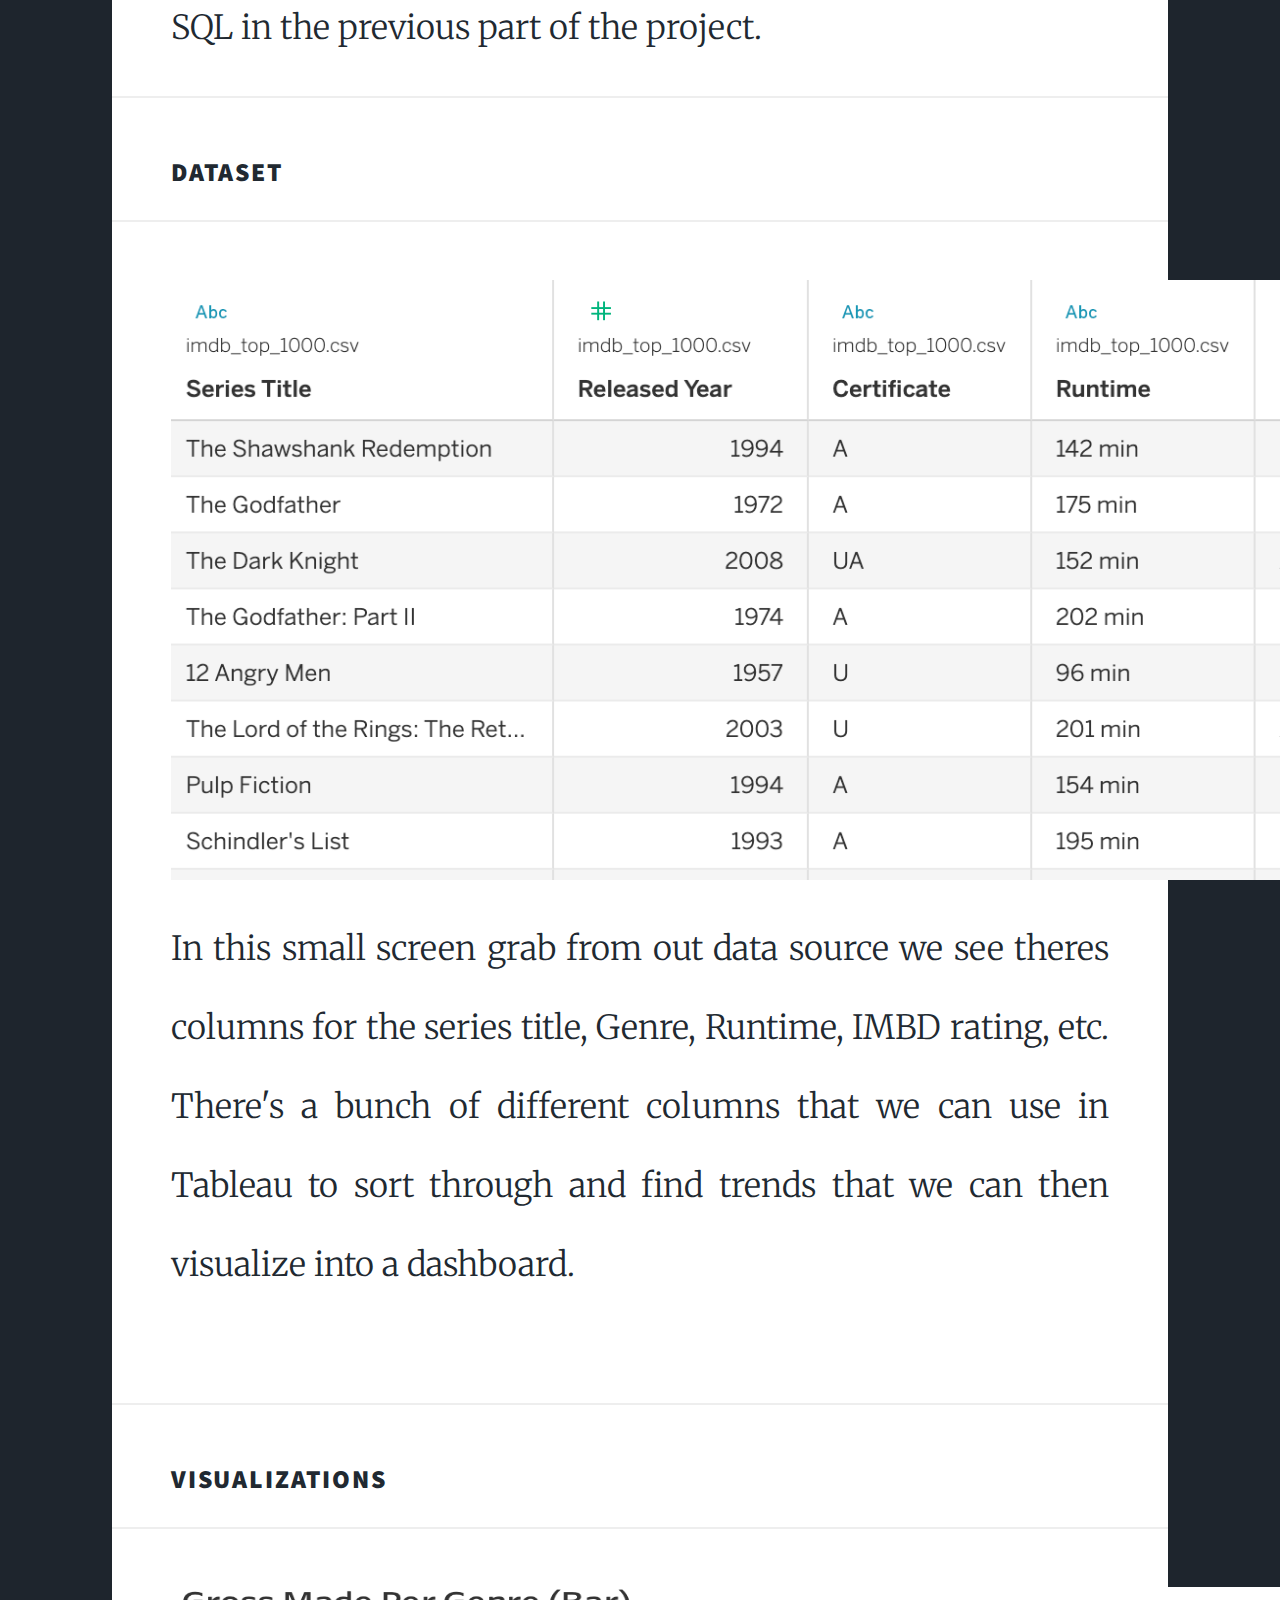
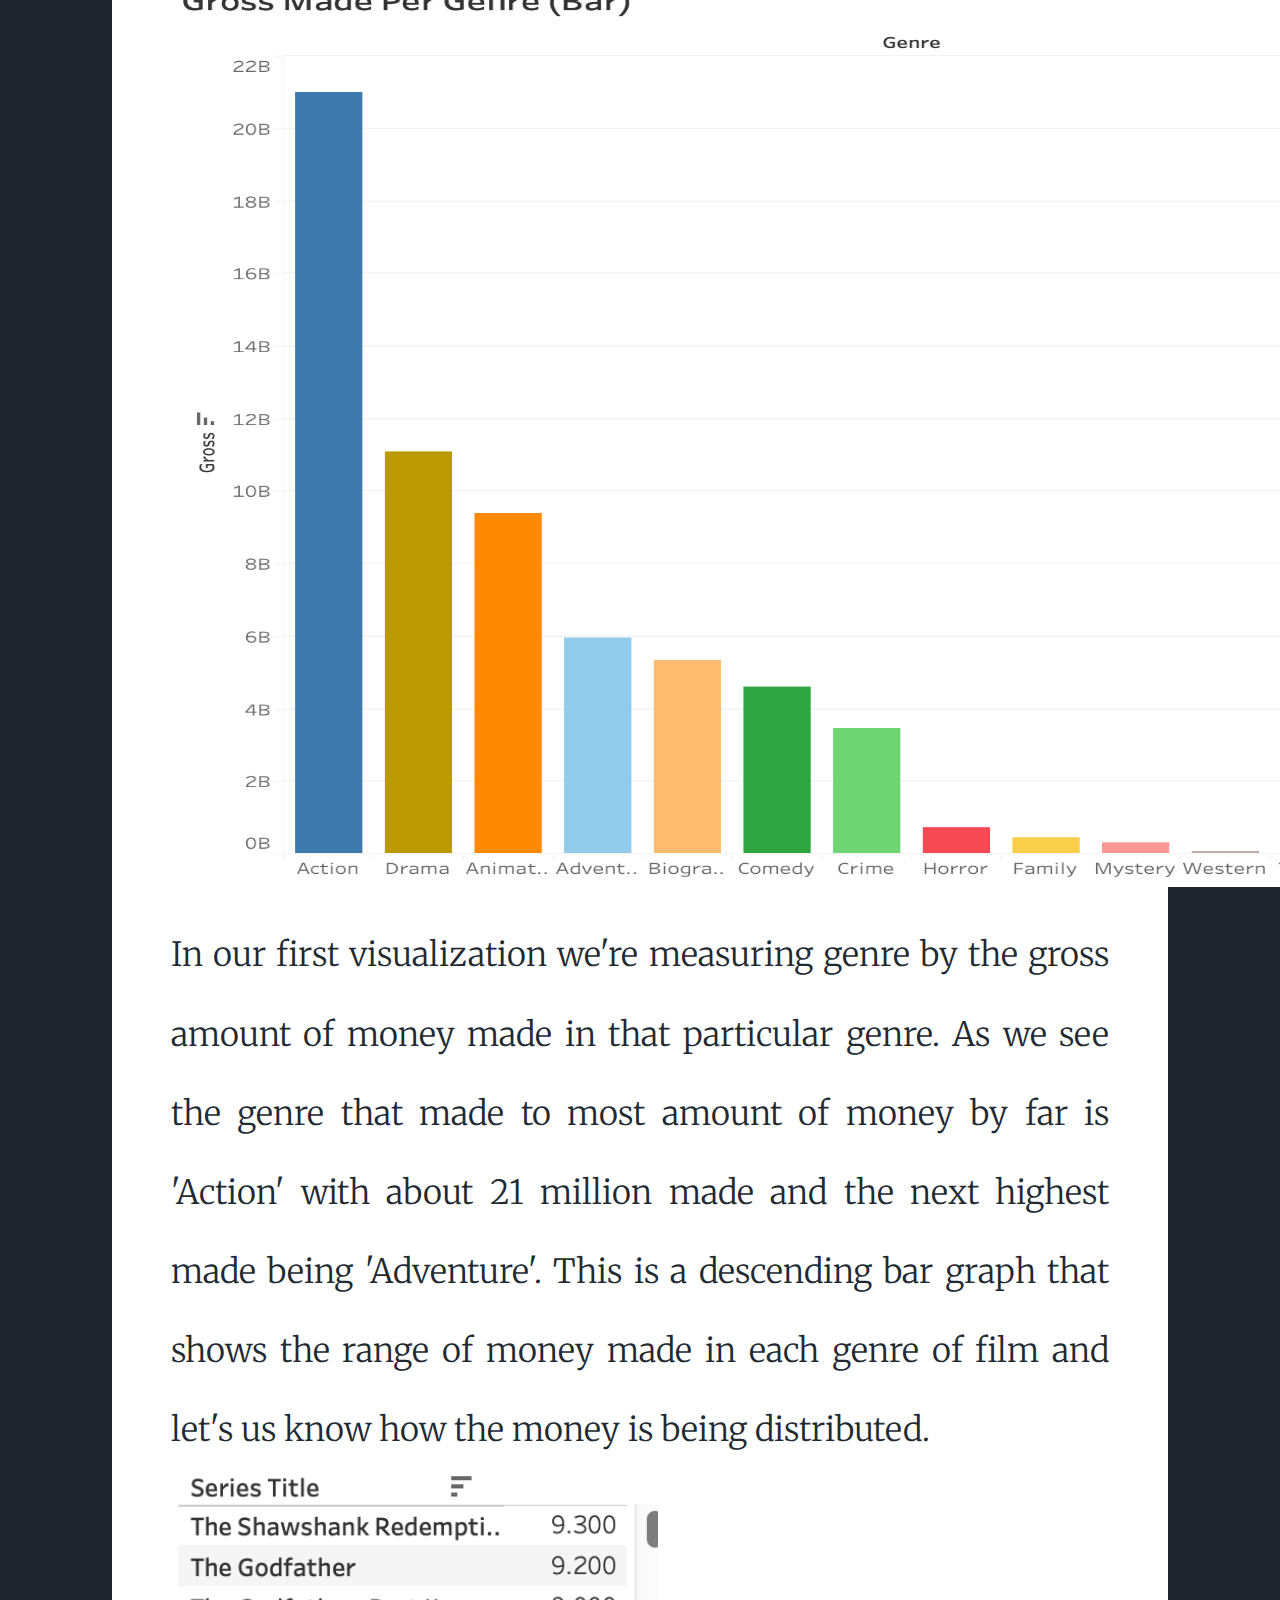
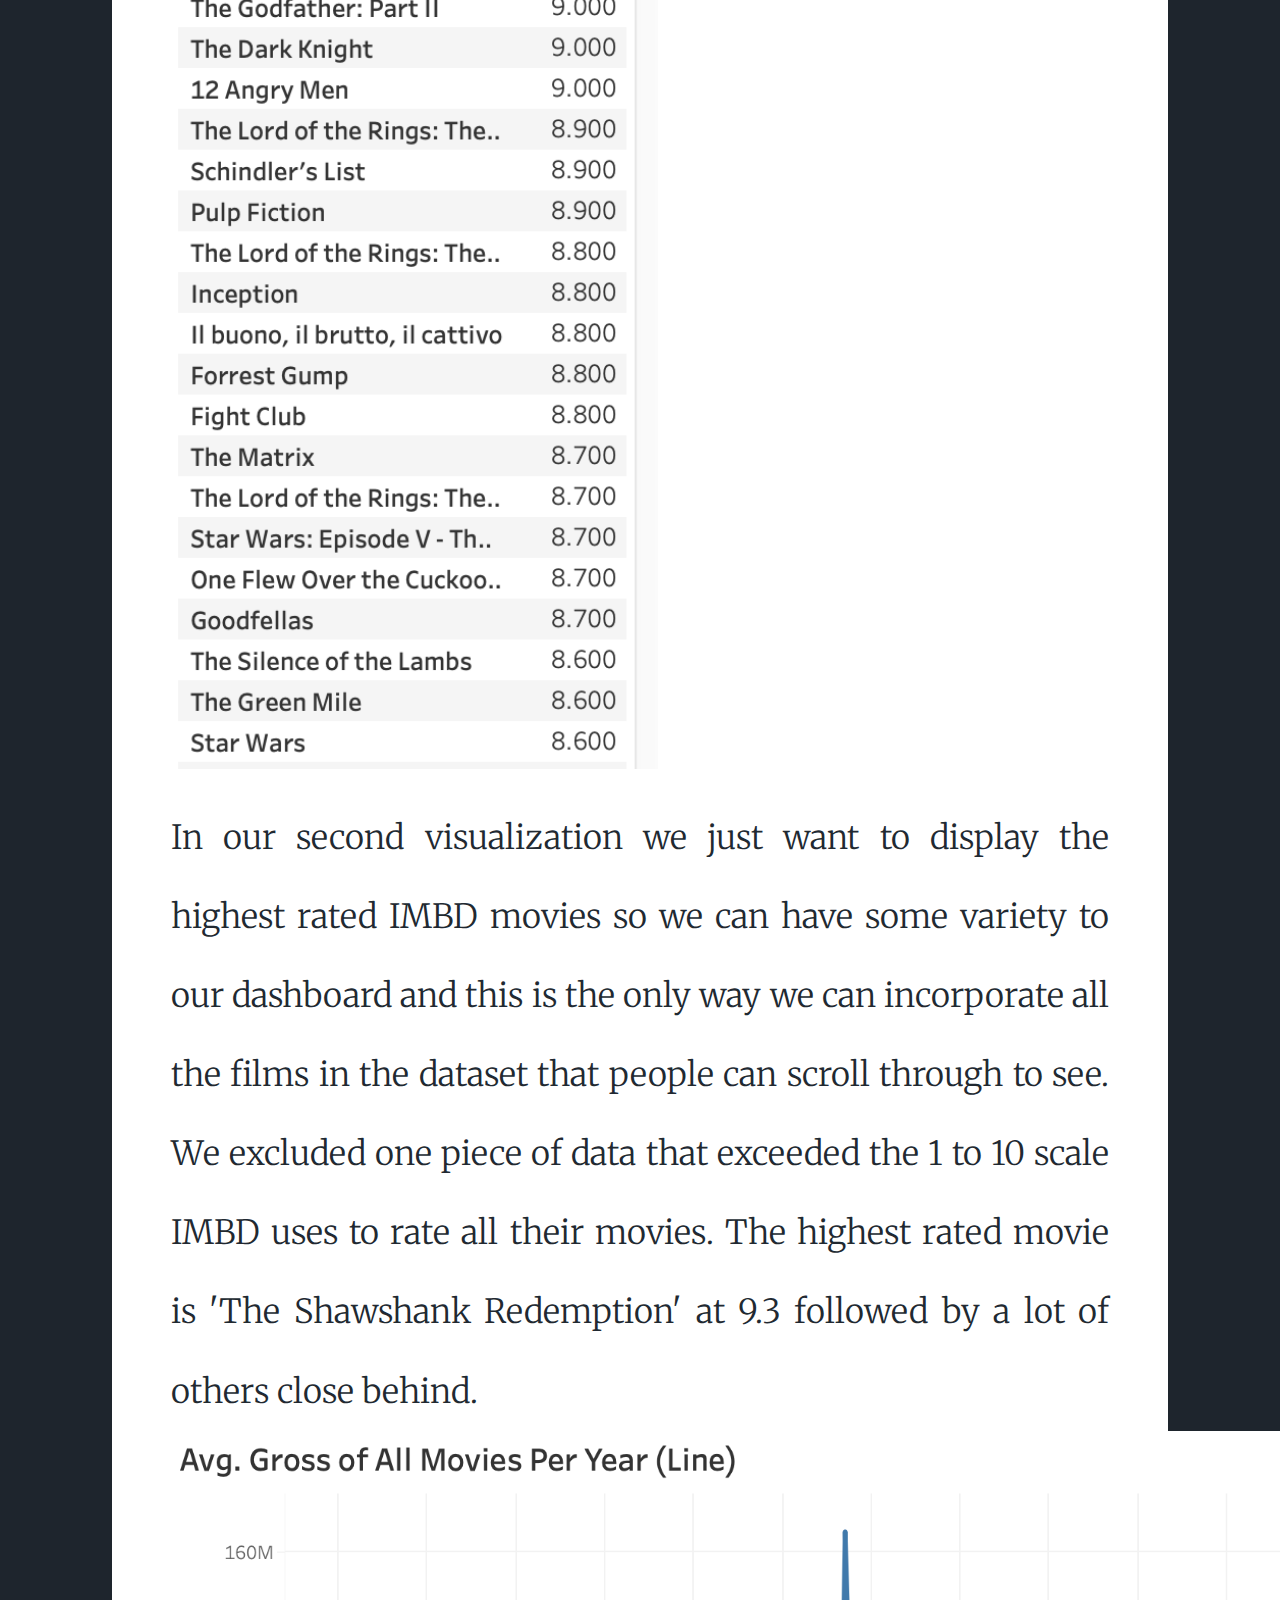
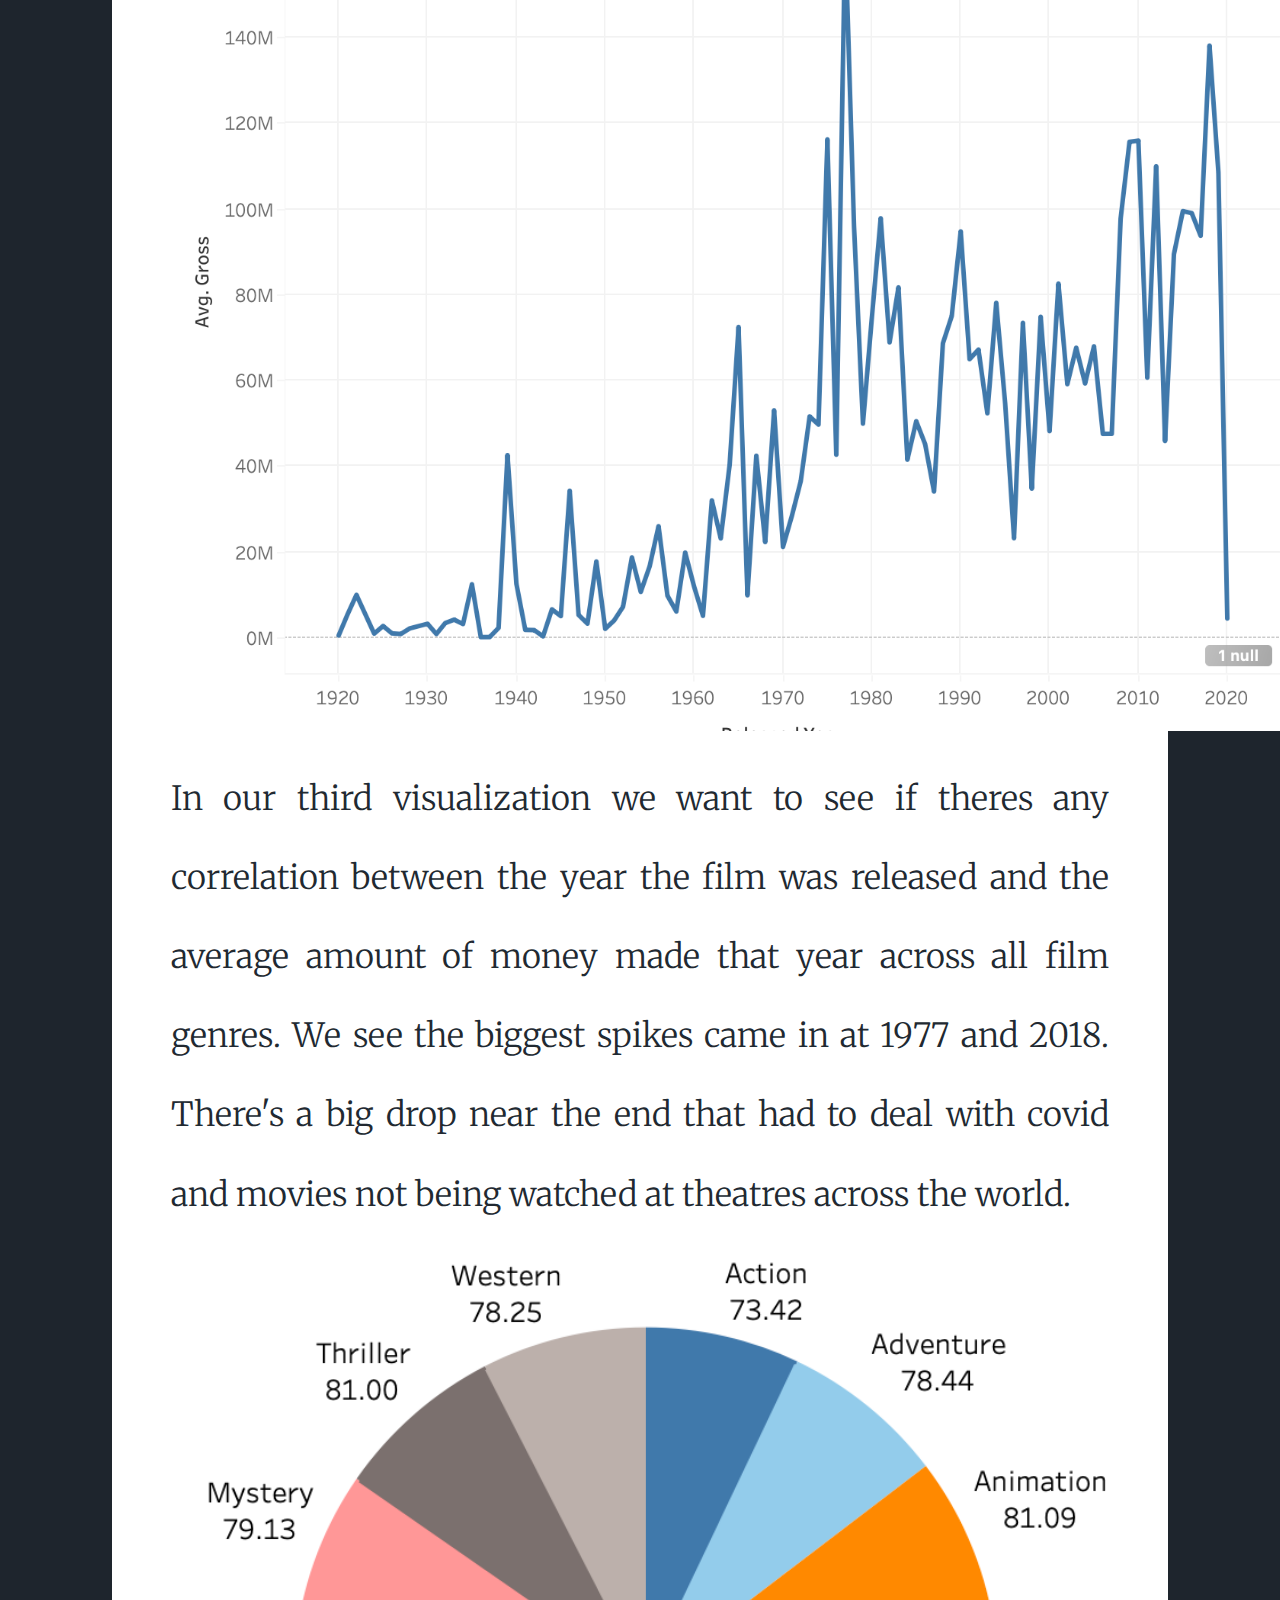
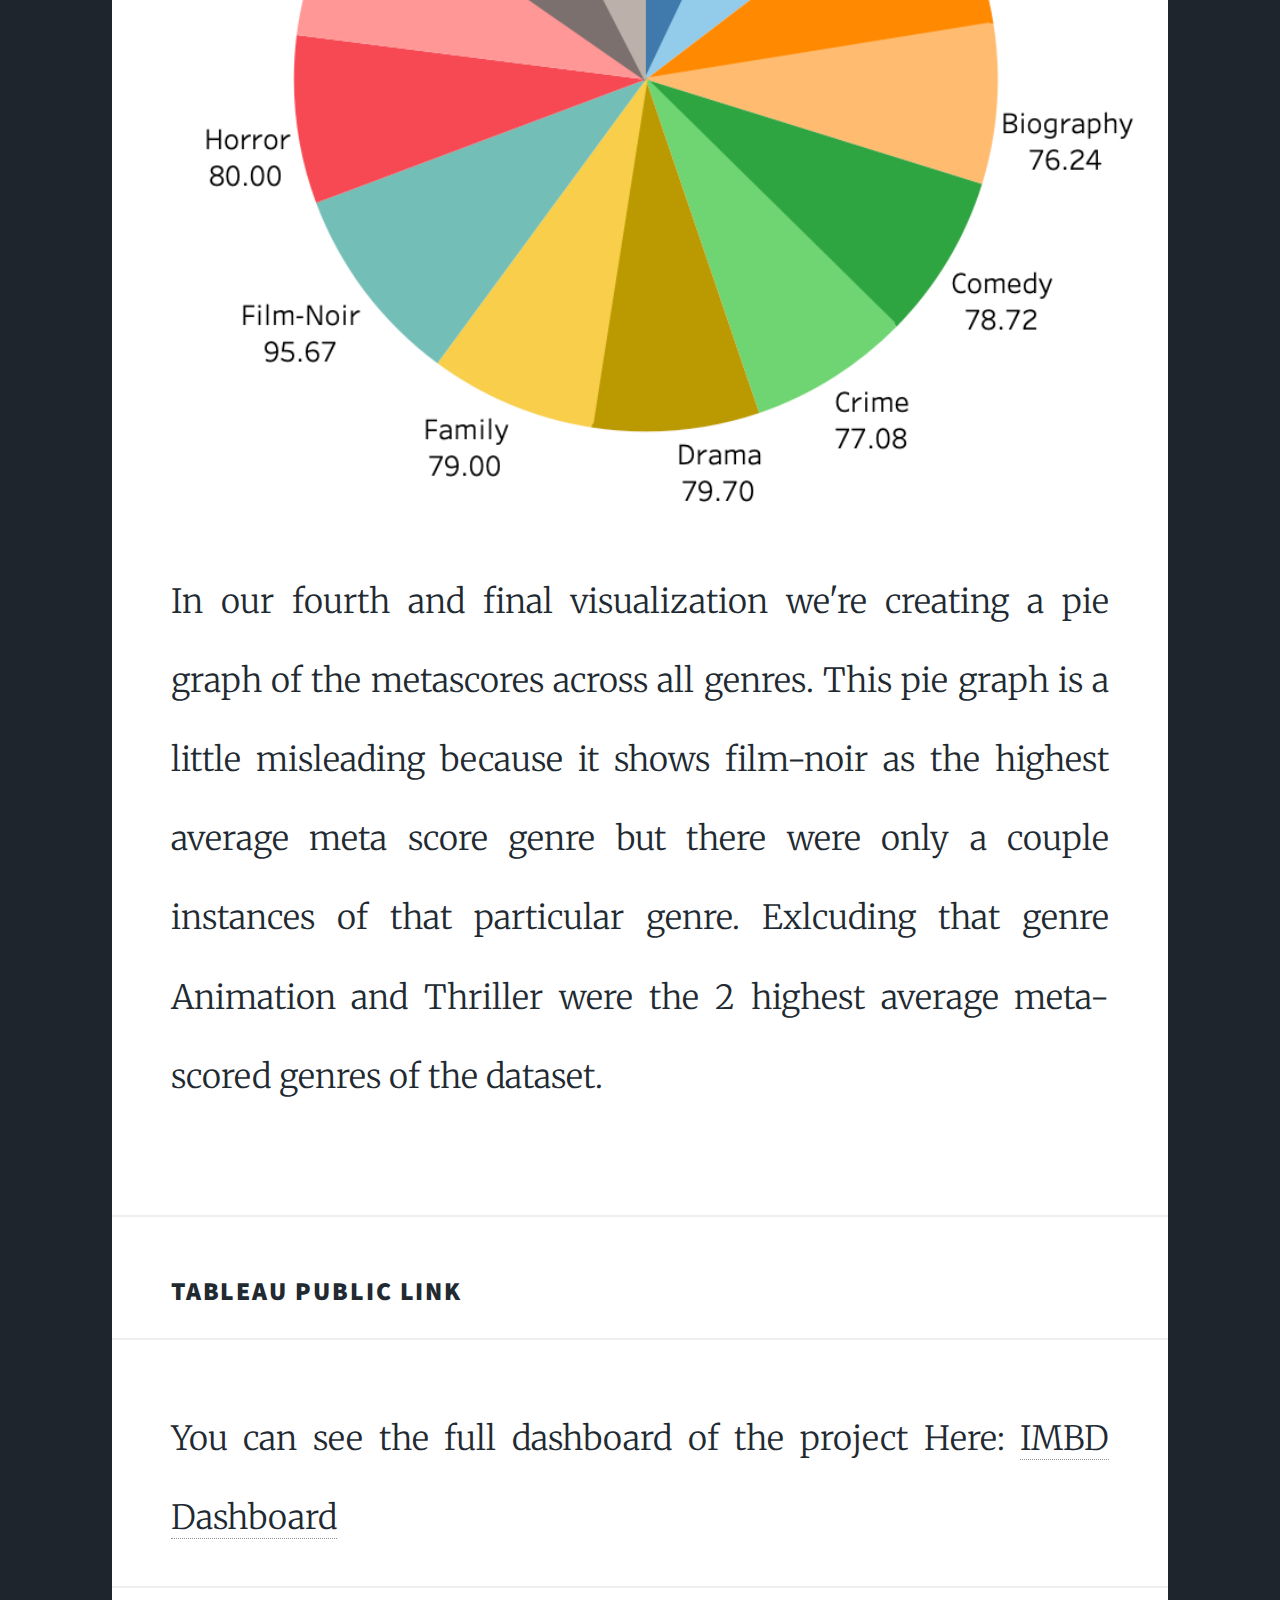
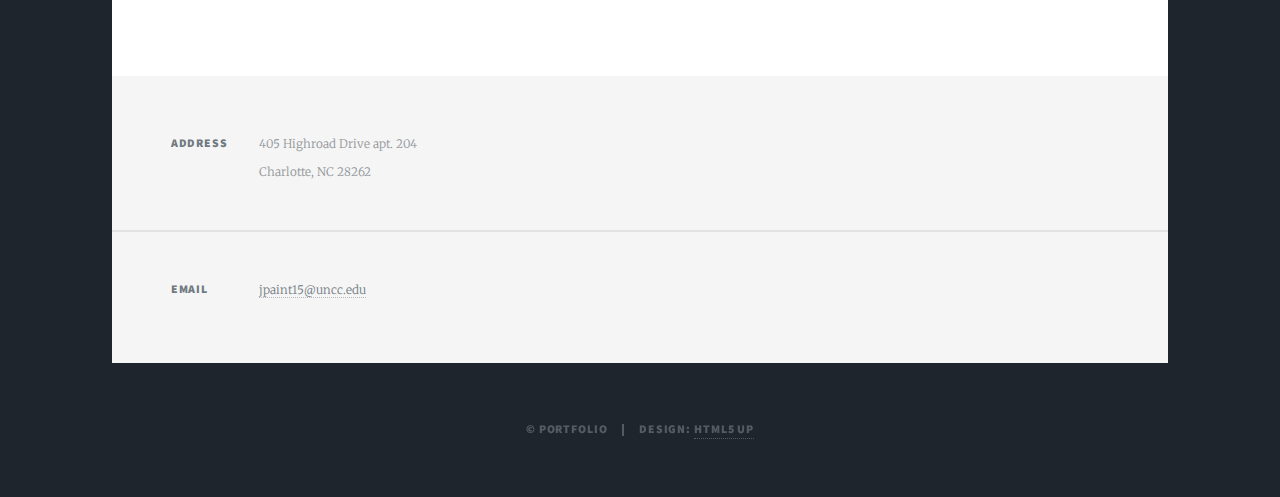
<file: imbdTableau.html>
<!DOCTYPE HTML>
<!--
	Massively by HTML5 UP
	html5up.net | @ajlkn
	Free for personal and commercial use under the CCA 3.0 license (html5up.net/license)
-->
<html>
	<head>
		<title>Jonathan Painter Portfolio</title>
		<meta charset="utf-8" />
		<meta name="viewport" content="width=device-width, initial-scale=1, user-scalable=no" />
		<link rel="stylesheet" href="assets/css/main.css" />
		<noscript><link rel="stylesheet" href="assets/css/noscript.css" /></noscript>
	</head>
	<body class="is-preload">

		<!-- Wrapper -->
			<div id="wrapper" class="fade-in">

				<!-- Intro -->
					<div id="intro">
						<h1>Jonathan Painter Portfolio<br />
						</h1>
						<p>This is my fully responsive HTML5 website created & designed by me, <a href="https://www.linkedin.com/in/jonathan-painter-15430a223/">Jonathan Painter</a>, to <br />
						showcase my personal Portfolio</p>
						<ul class="actions">
							<li><a href="#header" class="button icon solid solo fa-arrow-down scrolly">Continue</a></li>
						</ul>
					</div>

				<!-- Header -->
					<header id="header">
						<a href="index.html" class="logo">Portfolio</a>
					</header>

				<!-- Nav -->
					<nav id="nav">
						<ul class="links">
							<li ><a href="index.html">Home</a></li>
							<li><a href="excel.html">Excel</a></li>
							<li><a href="sql.html">SQL</a></li>
							<li class="active"><a href="tableau.html">Tableau</a></li>
                            <li><a href="about.html">About</a></li>
						</ul>
						<ul class="icons">
							<li><a href= "https://www.linkedin.com/in/jonathan-painter-15430a223/" class="icon brands fa-linkedin"><a class="active"></a></a></li>
						</ul>
					</nav>

				<!-- Main -->
					<div id="main">
                        <h1>IMBD Project-Tableau</h1>
                        <p>
                            In this project we're continuing the project we started first in SQL where we used 2 different datasets for our query to develop
                            tables and undercover some of the key points in our data. There are 4 different datasets we are using in this one, this is also a
                            selected portion of the real data from around the world because we're using the same data we inserted into SQL in the previous part of
                            the project.

                            <h2>Dataset</h2>
                            <p>
                                <img src="images/ImbdDataset.png" alt="" width="1400" height="600" /> 
                                <br>
                                In this small screen grab from out data source we see theres columns for the series title, Genre, Runtime, IMBD rating, etc.
                                There's a bunch of different columns that we can use in Tableau to sort through and find trends that we can then visualize 
                                into a dashboard.
                                <br>
                            </p>
                            <br>
                            <br>
                            <h2>Visualizations</h2>
                            <p>
                                <img src="images/vizimbd1.png" alt="" width="1400" height="900"/> 
                                <br>
                                In our first visualization we're measuring genre by the gross amount of money made in that particular genre. As we see the genre that 
                                made to most amount of money by far is 'Action' with about 21 million made and the next highest made being 'Adventure'. This is a descending bar 
                                graph that shows the range of money made in each genre of film and let's us know how the money is being distributed.

                                <br>
                                <img src="images/imbdviz2.png" alt="" weight="800" height="900"/> 
                                <br>
                                In our second visualization we just want to display the highest rated IMBD movies so we can have some variety to our dashboard and this 
                                is the only way we can incorporate all the films in the dataset that people can scroll through to see. We excluded one piece of data that 
                                exceeded the 1 to 10 scale IMBD uses to rate all their movies. The highest rated movie is 'The Shawshank Redemption' at 9.3 followed by a lot
                                of others close behind.

                                <br>
                                <img src="images/imbdviz3.png" alt="" weight="800" height="900"/> 
                                <br>
                                In our third visualization we want to see if theres any correlation between the year the film was released and the average amount of money made that
                                year across all film genres. We see the biggest spikes came in at 1977 and 2018. There's a big drop near the end that had to deal with covid and movies 
                                not being watched at theatres across the world. 

                                <br>
                                <img src="images/imbdviz4.png" alt="" weight="800" height="900"/> 
                                <br>
                                In our fourth and final visualization we're creating a pie graph of the metascores across all genres. This pie graph is a little misleading because it shows 
                                film-noir as the highest average meta score genre but there were only a couple instances of that particular genre. Exlcuding that genre Animation and Thriller 
                                were the 2 highest average meta-scored genres of the dataset.

                                <br>
                            </p>
                            <br>
                            <br>

                            <h2>Tableau Public Link</h2>
                            <p>
                                You can see the full dashboard of the project Here: <a href="https://public.tableau.com/app/profile/jonathan.painter/viz/IMBDMovies_16650801739600/Dashboard1?publish=yes">IMBD Dashboard</a>
                             </p>

                        </p>
					

						<!-- Posts -->
						

					</div>

				<!-- Footer -->
					<footer id="footer">
						<section class="split contact">
							<section class="alt">
								<h3>Address</h3>
								<p>405 Highroad Drive apt. 204<br />
								Charlotte, NC 28262</p>
							</section>
							<section>
								<h3>Email</h3>
								<p><a href="#">jpaint15@uncc.edu</a></p>
							</section>
						</section>
					</footer>

				<!-- Copyright -->
					<div id="copyright">
						<ul><li>&copy; Portfolio</li><li>Design: <a href="https://html5up.net">HTML5 UP</a></li></ul>
					</div>

			</div>

		<!-- Scripts -->
			<script src="assets/js/jquery.min.js"></script>
			<script src="assets/js/jquery.scrollex.min.js"></script>
			<script src="assets/js/jquery.scrolly.min.js"></script>
			<script src="assets/js/browser.min.js"></script>
			<script src="assets/js/breakpoints.min.js"></script>
			<script src="assets/js/util.js"></script>
			<script src="assets/js/main.js"></script>

	</body>
</html>
</file>
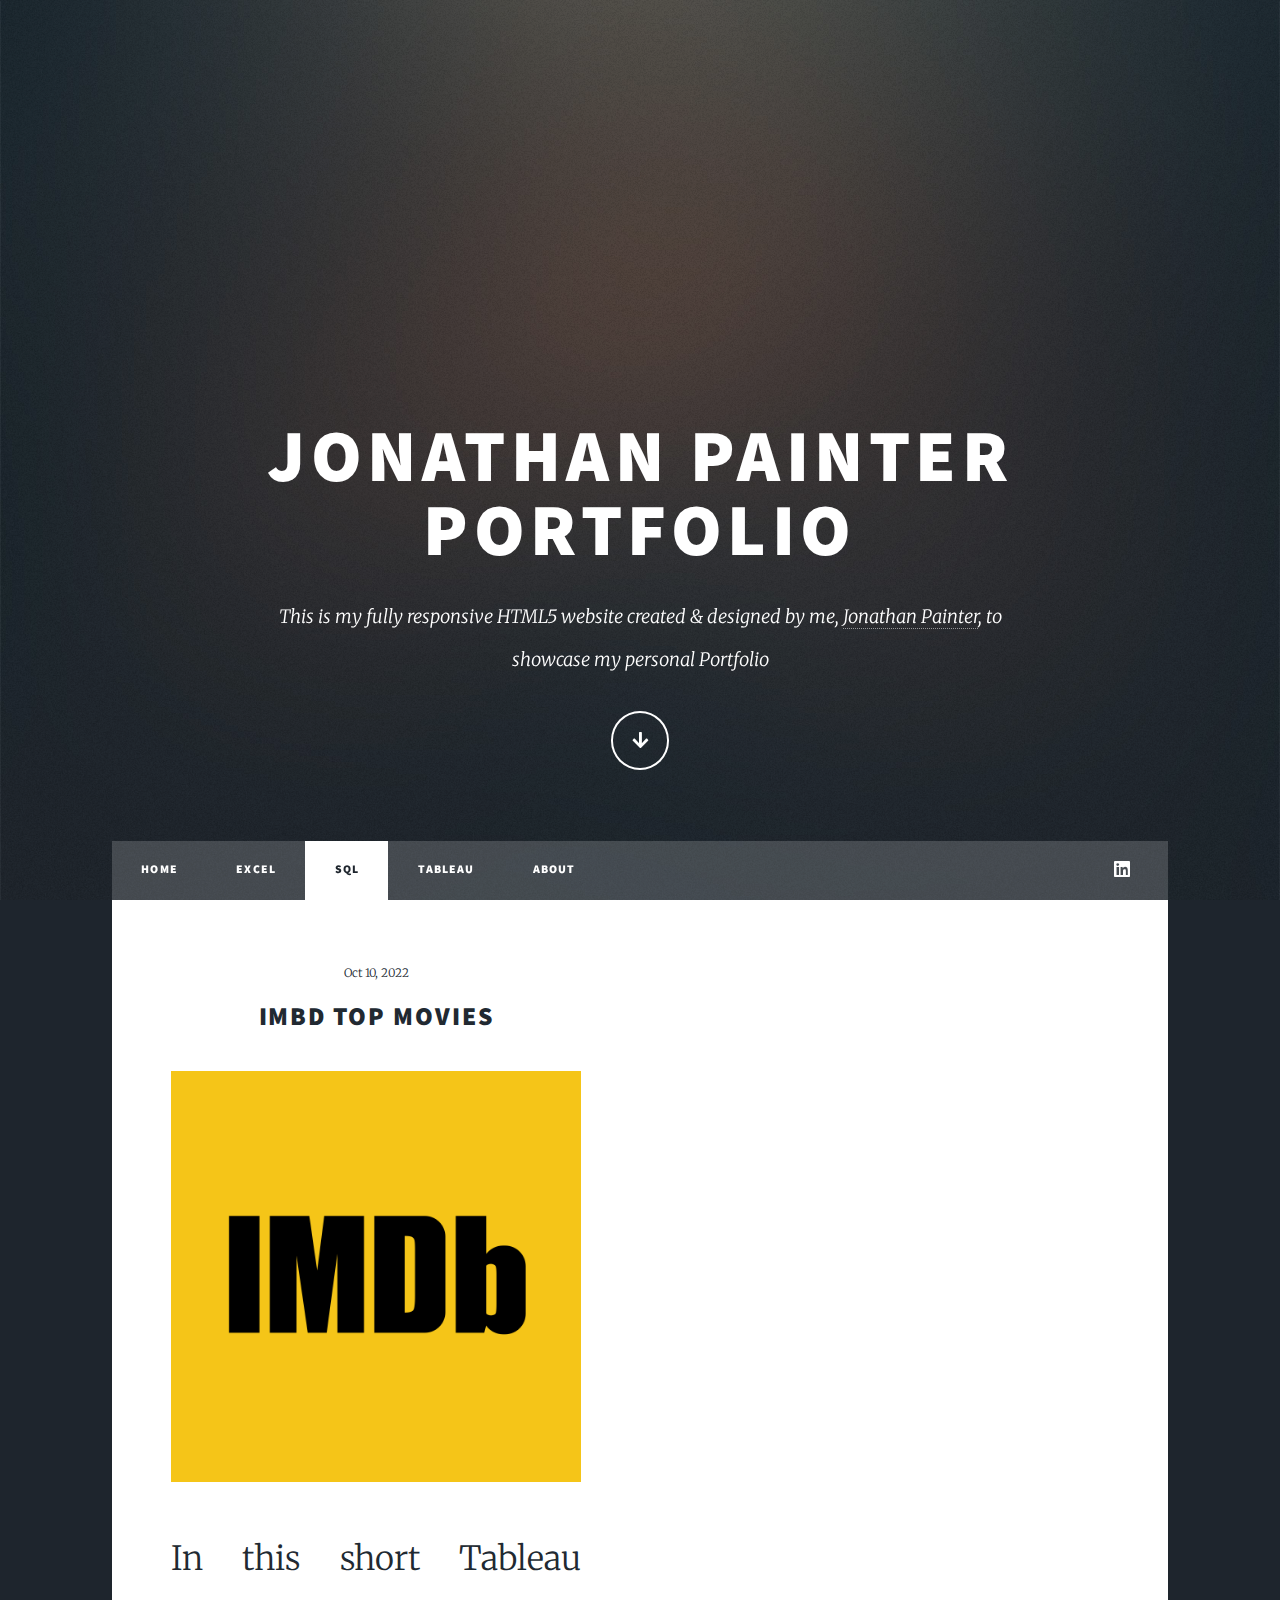
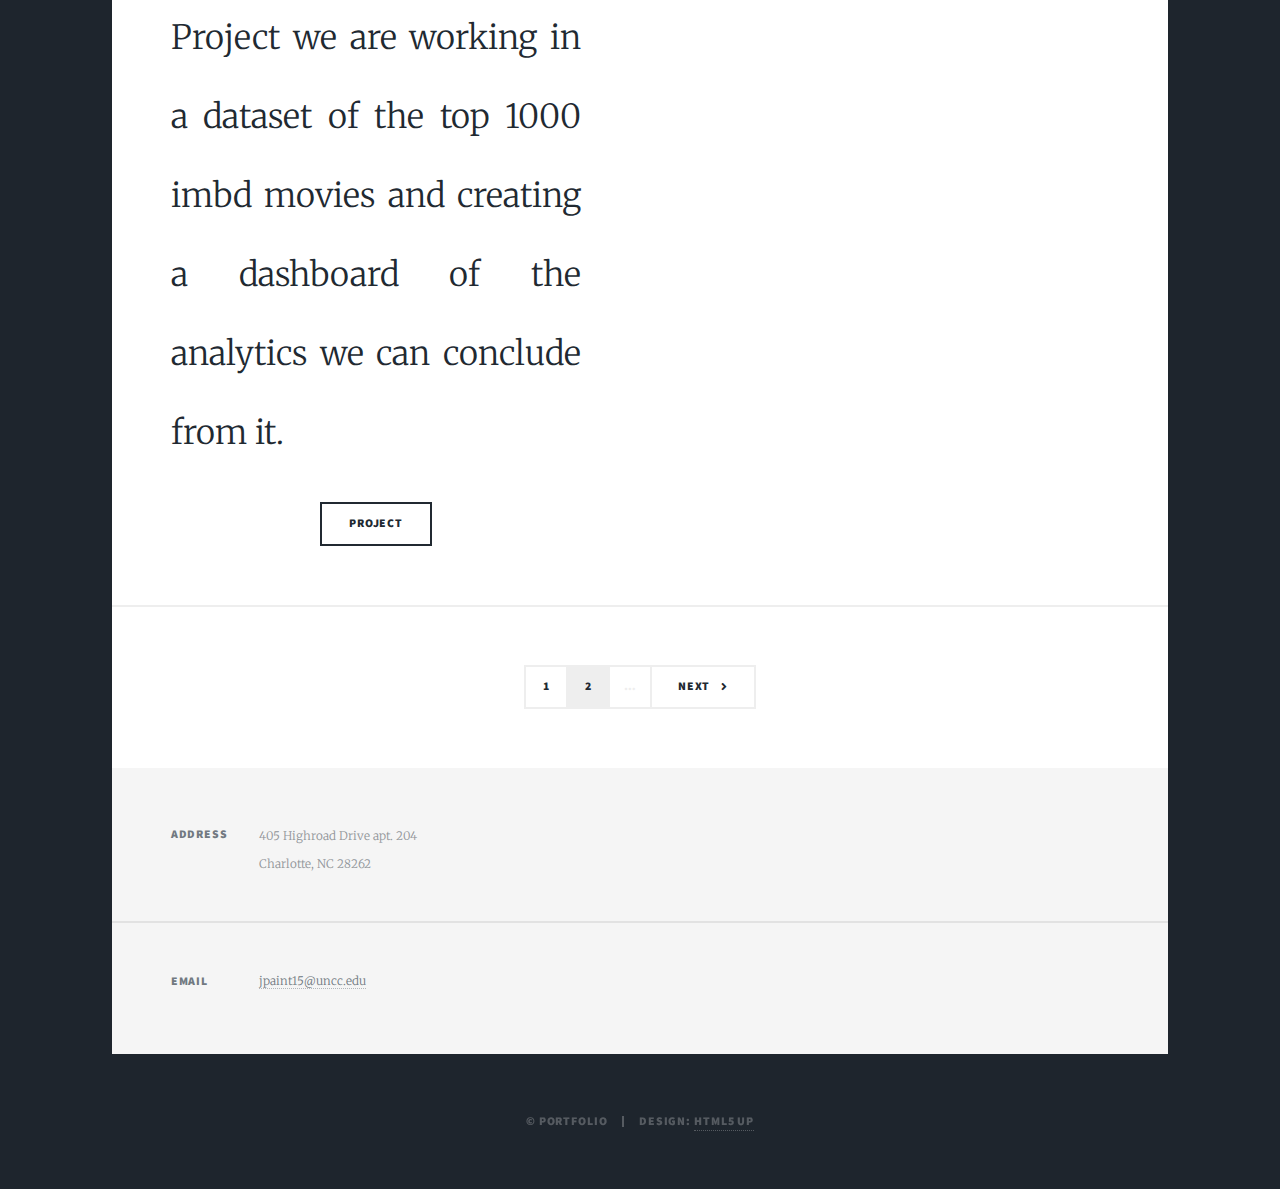
<file: page2.html>
<!DOCTYPE HTML>
<!--
	Massively by HTML5 UP
	html5up.net | @ajlkn
	Free for personal and commercial use under the CCA 3.0 license (html5up.net/license)
-->
<html>
	<head>
		<title>Jonathan Painter Portfolio</title>
		<meta charset="utf-8" />
		<meta name="viewport" content="width=device-width, initial-scale=1, user-scalable=no" />
		<link rel="stylesheet" href="assets/css/main.css" />
		<noscript><link rel="stylesheet" href="assets/css/noscript.css" /></noscript>
	</head>
	<body class="is-preload">

		<!-- Wrapper -->
			<div id="wrapper" class="fade-in">

				<!-- Intro -->
					<div id="intro">
						<h1>Jonathan Painter Portfolio<br />
						</h1>
						<p>This is my fully responsive HTML5 website created & designed by me, <a href="https://www.linkedin.com/in/jonathan-painter-15430a223/">Jonathan Painter</a>, to <br />
						showcase my personal Portfolio</p>
						<ul class="actions">
							<li><a href="#header" class="button icon solid solo fa-arrow-down scrolly">Continue</a></li>
						</ul>
					</div>

				<!-- Header -->
					<header id="header">
						<a href="index.html" class="logo">Portfolio</a>
					</header>

				<!-- Nav -->
					<nav id="nav">
						<ul class="links">
							<li><a href="index.html">Home</a></li>
							<li><a href="excel.html">Excel</a></li>
							<li class="active"><a href="sql.html">SQL</a></li>
							<li><a href="tableau.html">Tableau</a></li>
							<li><a href="about.html">About</a></li>
						</ul>
						<ul class="icons">
							<li><a class="icon brands fa-linkedin"><a class="active" href="https://www.linkedin.com/in/jonathan-painter-15430a223/"></a></a></li>
						</ul>
					</nav>

				<!-- Main -->
					<div id="main">

						<!-- Featured Post -->
						<section class="posts">
							<article>
								<header>
									<span class="date">Oct 10, 2022</span>
									<h2><a href="imbdTableau.html">IMBD Top Movies</a></h2>
								</header>
								<a href="imbdTableau.html" class="image fit"><img src="images/imdb_logo.png" alt=""/></a>
								<p>
									In this short Tableau Project we are working in a dataset of the top 1000 imbd movies 
                                    and creating a dashboard of the analytics we can conclude from it.
								</p>
								<ul class="actions special">
									<li><a href="imbdTableau.html" class="button">Project</a></li>
								</ul>
							</article>
								
							</section>

						<!-- Footer -->
							<footer>
								<div class="pagination">
									<!--<a href="#" class="previous">Prev</a>-->
									<a href="index.html" class="page">1</a>
									<a href="page2.html" class="page active">2</a>
									<span class="extra">&hellip;</span>
									<a href="page2.html" class="next">Next</a>
								</div>
							</footer>

					</div>

				<!-- Footer -->
					<footer id="footer">
						<section class="split contact">
							<section class="alt">
								<h3>Address</h3>
								<p>405 Highroad Drive apt. 204<br />
								Charlotte, NC 28262</p>
							</section>
							<section>
								<h3>Email</h3>
								<p><a href="#">jpaint15@uncc.edu</a></p>
							</section>
						</section>
					</footer>

				<!-- Copyright -->
					<div id="copyright">
						<ul><li>&copy; Portfolio</li><li>Design: <a href="https://html5up.net">HTML5 UP</a></li></ul>
					</div>

			</div>

		<!-- Scripts -->
			<script src="assets/js/jquery.min.js"></script>
			<script src="assets/js/jquery.scrollex.min.js"></script>
			<script src="assets/js/jquery.scrolly.min.js"></script>
			<script src="assets/js/browser.min.js"></script>
			<script src="assets/js/breakpoints.min.js"></script>
			<script src="assets/js/util.js"></script>
			<script src="assets/js/main.js"></script>

	</body>
</html>
</file>
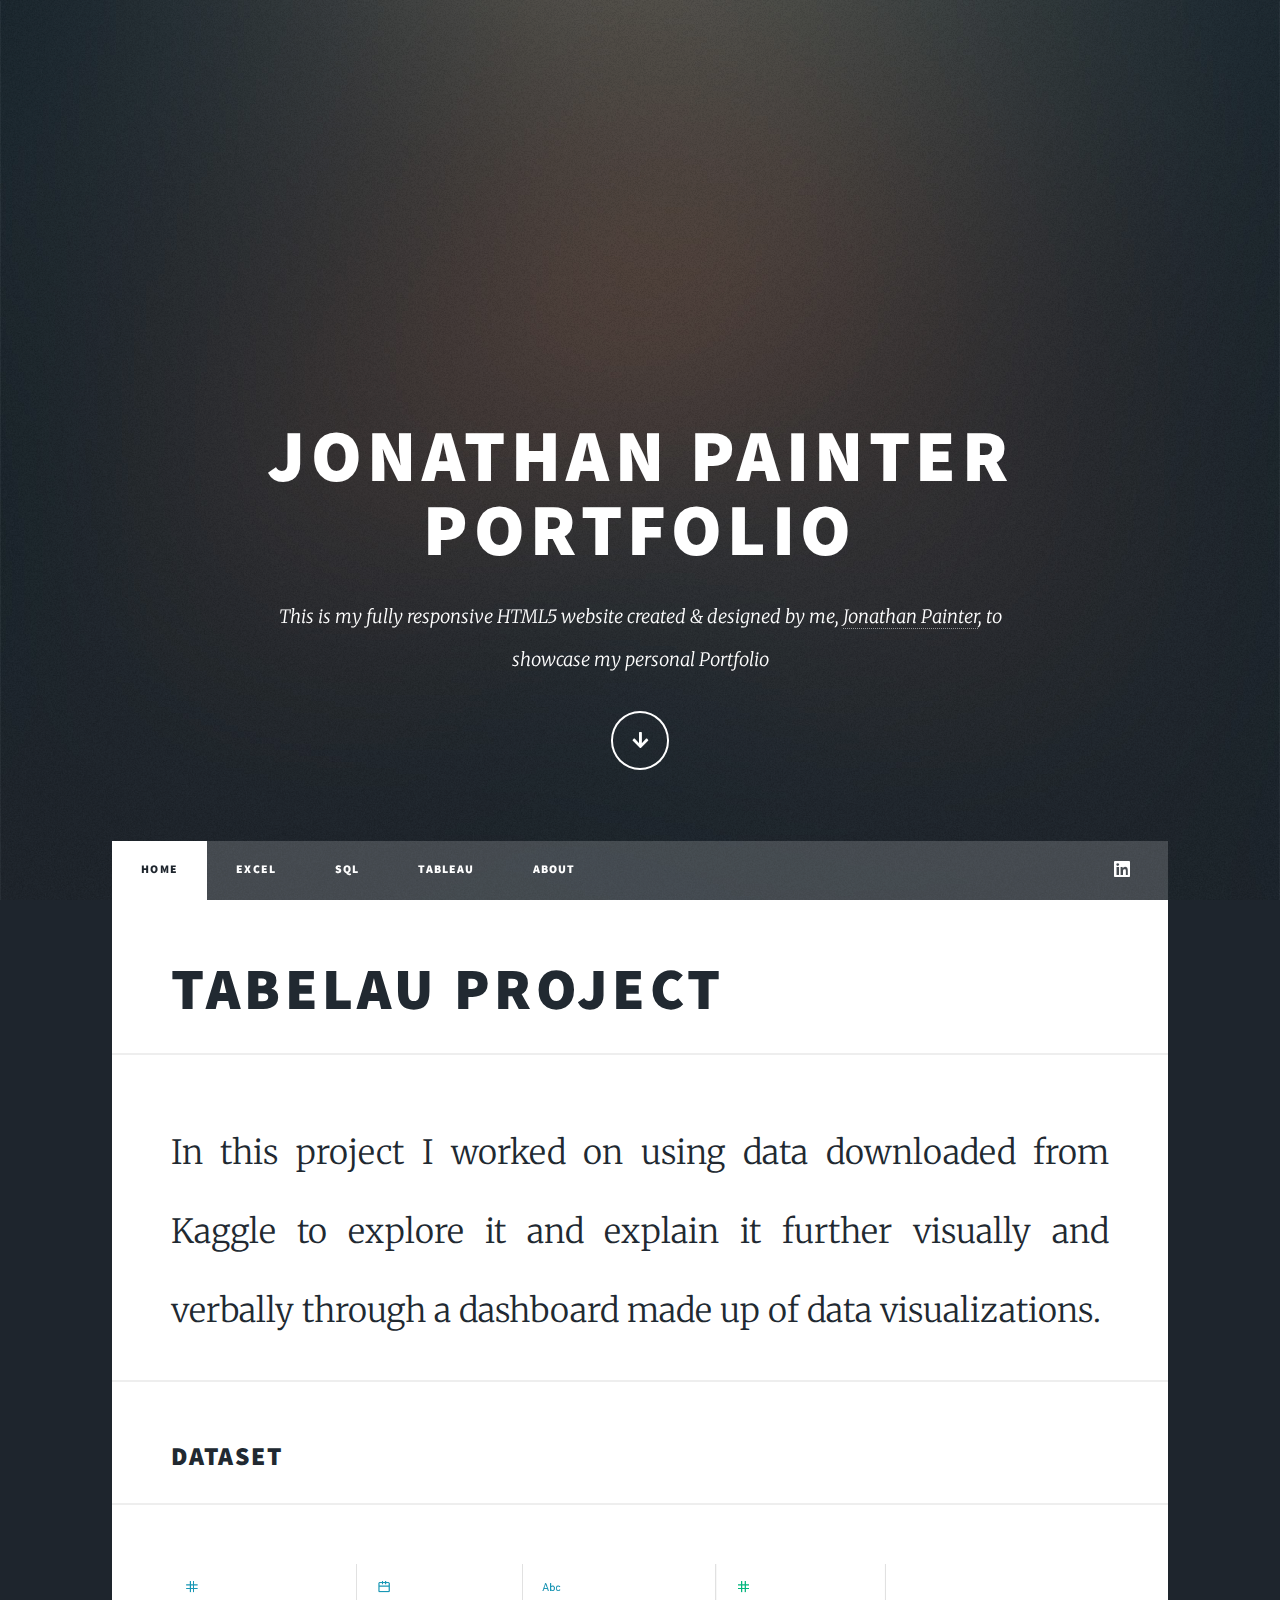
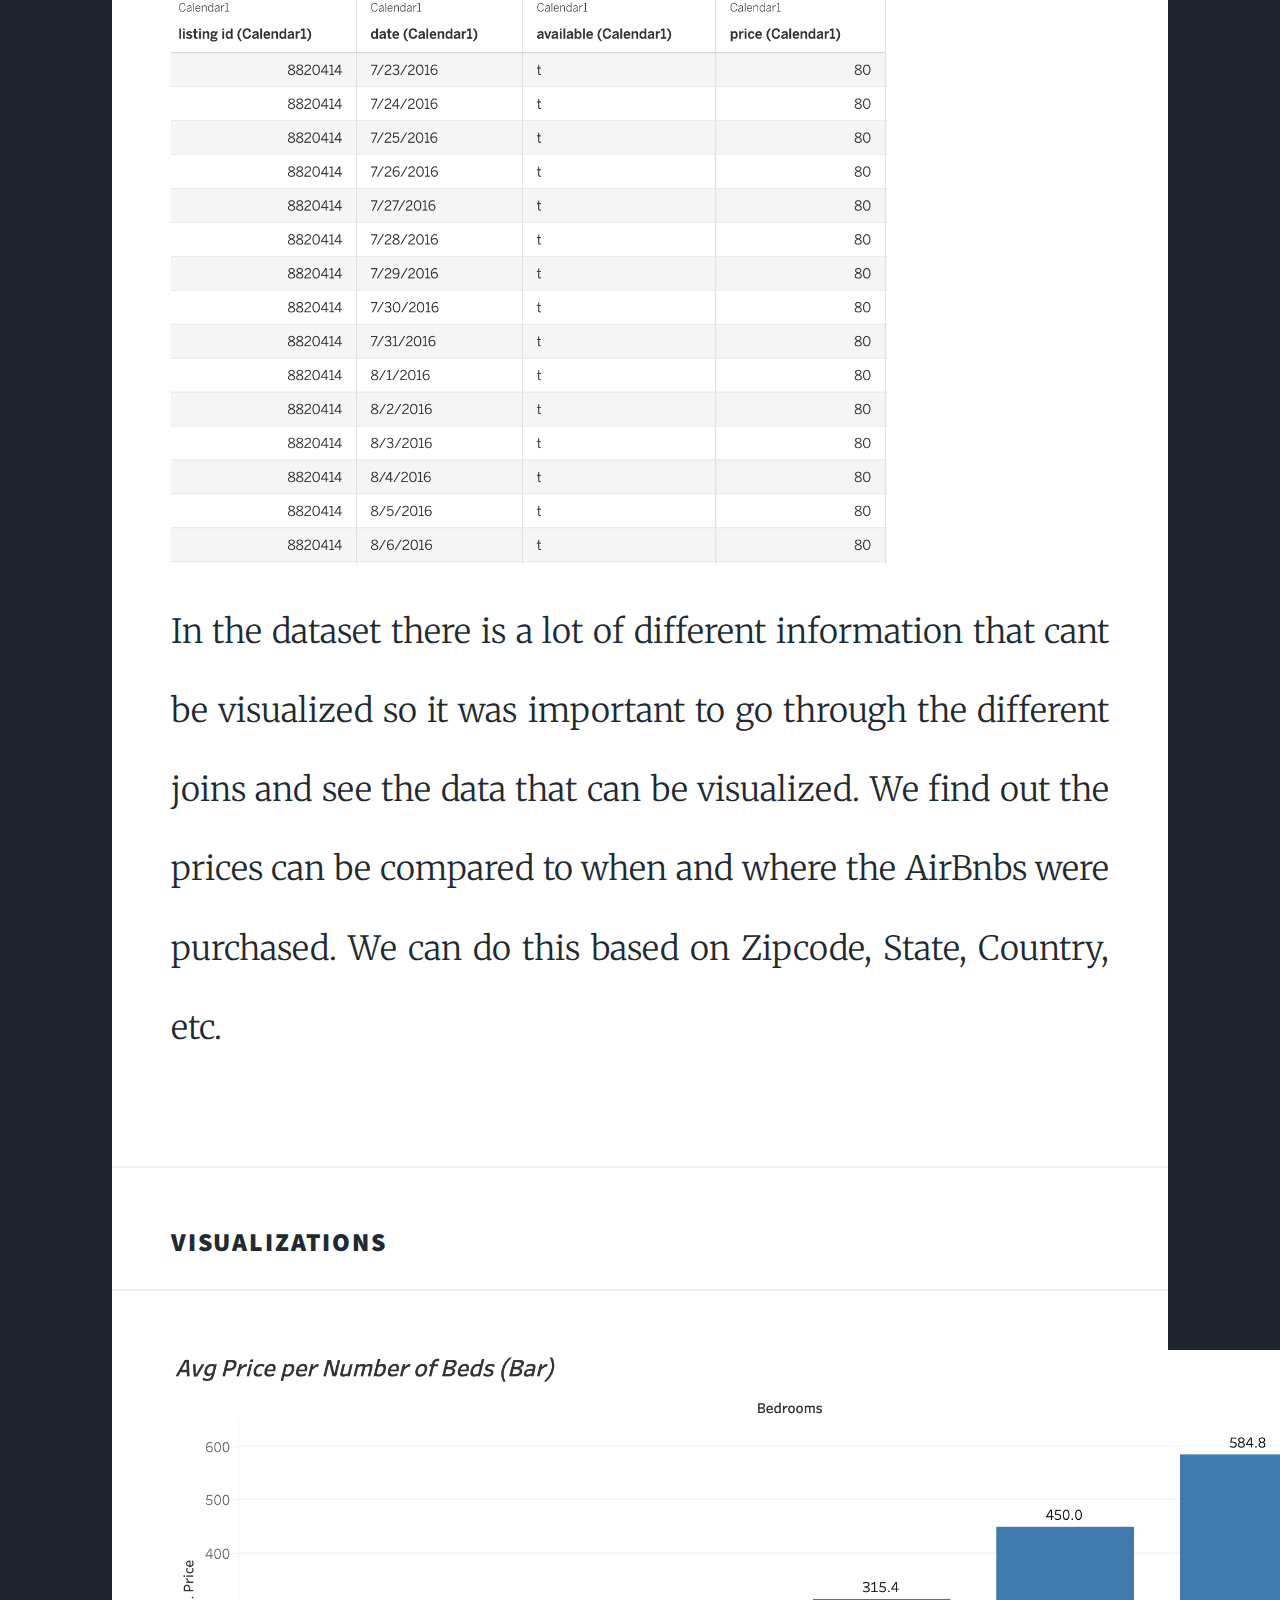
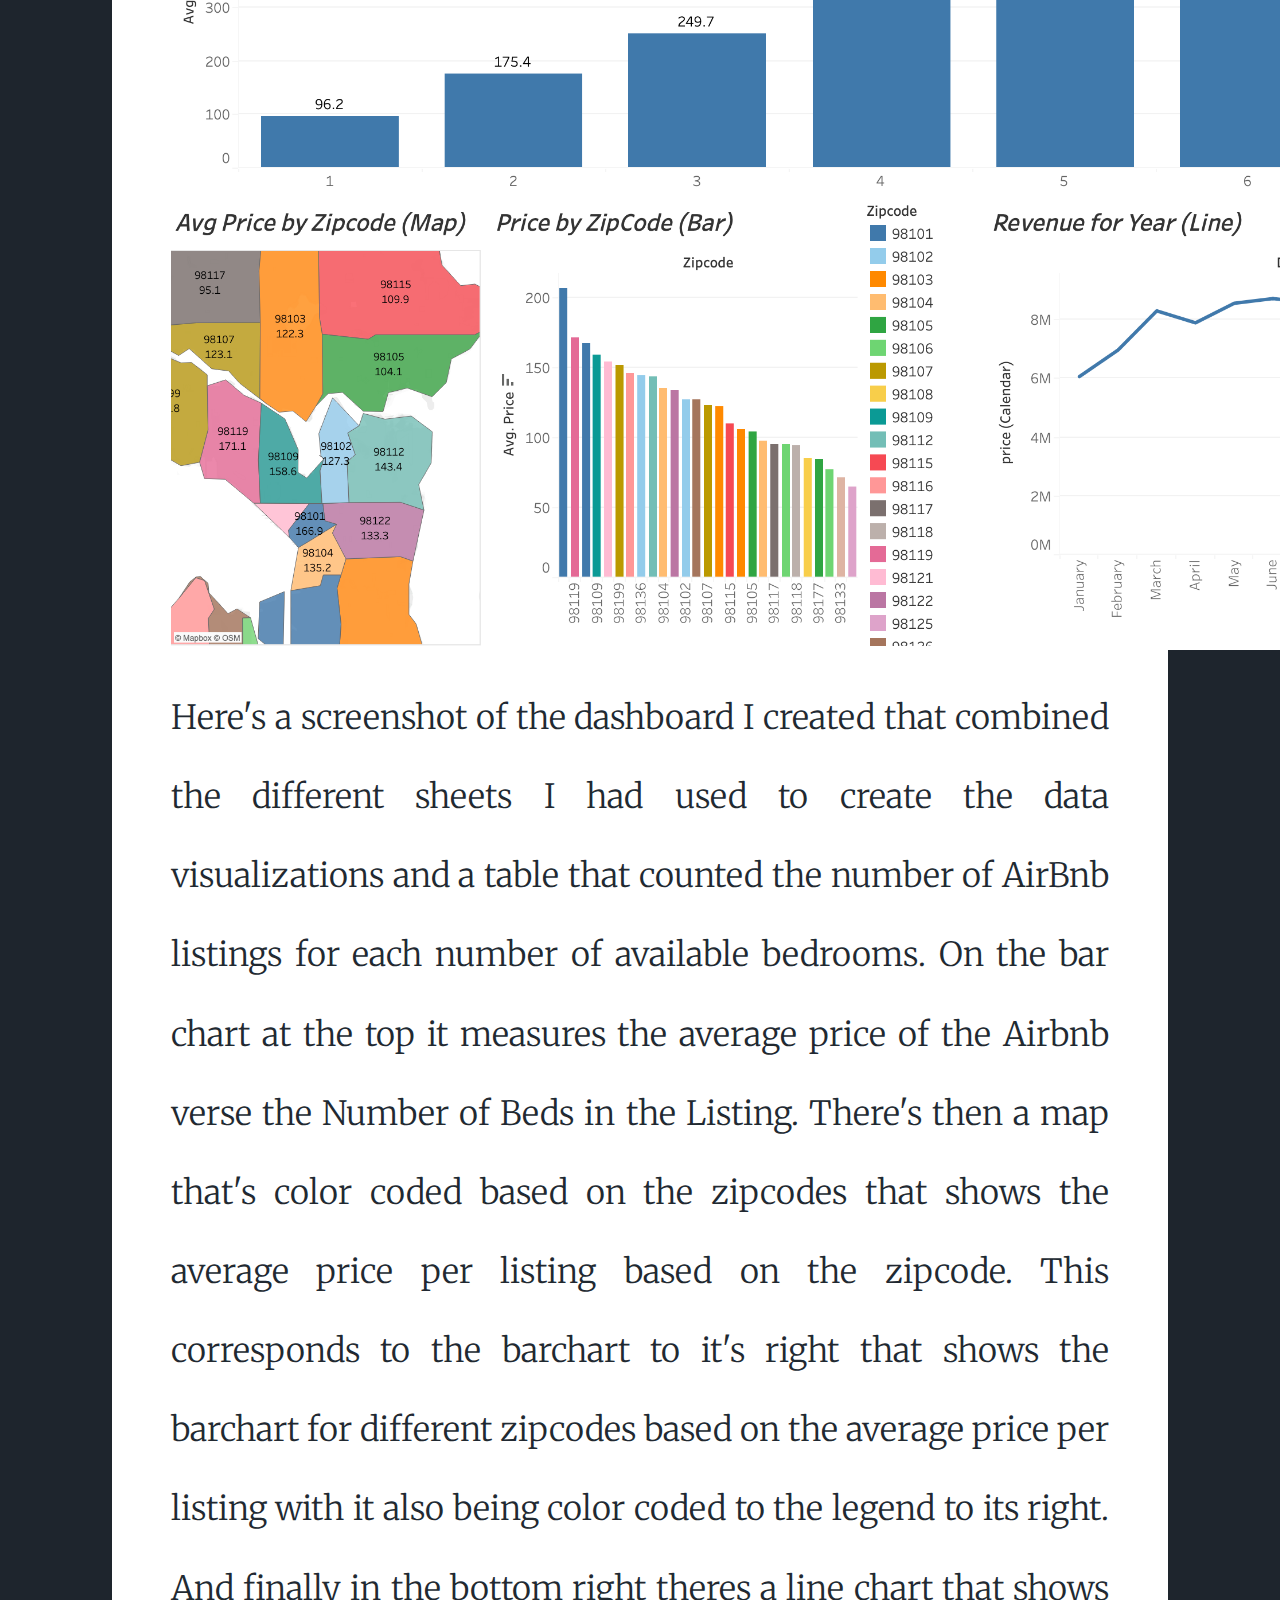
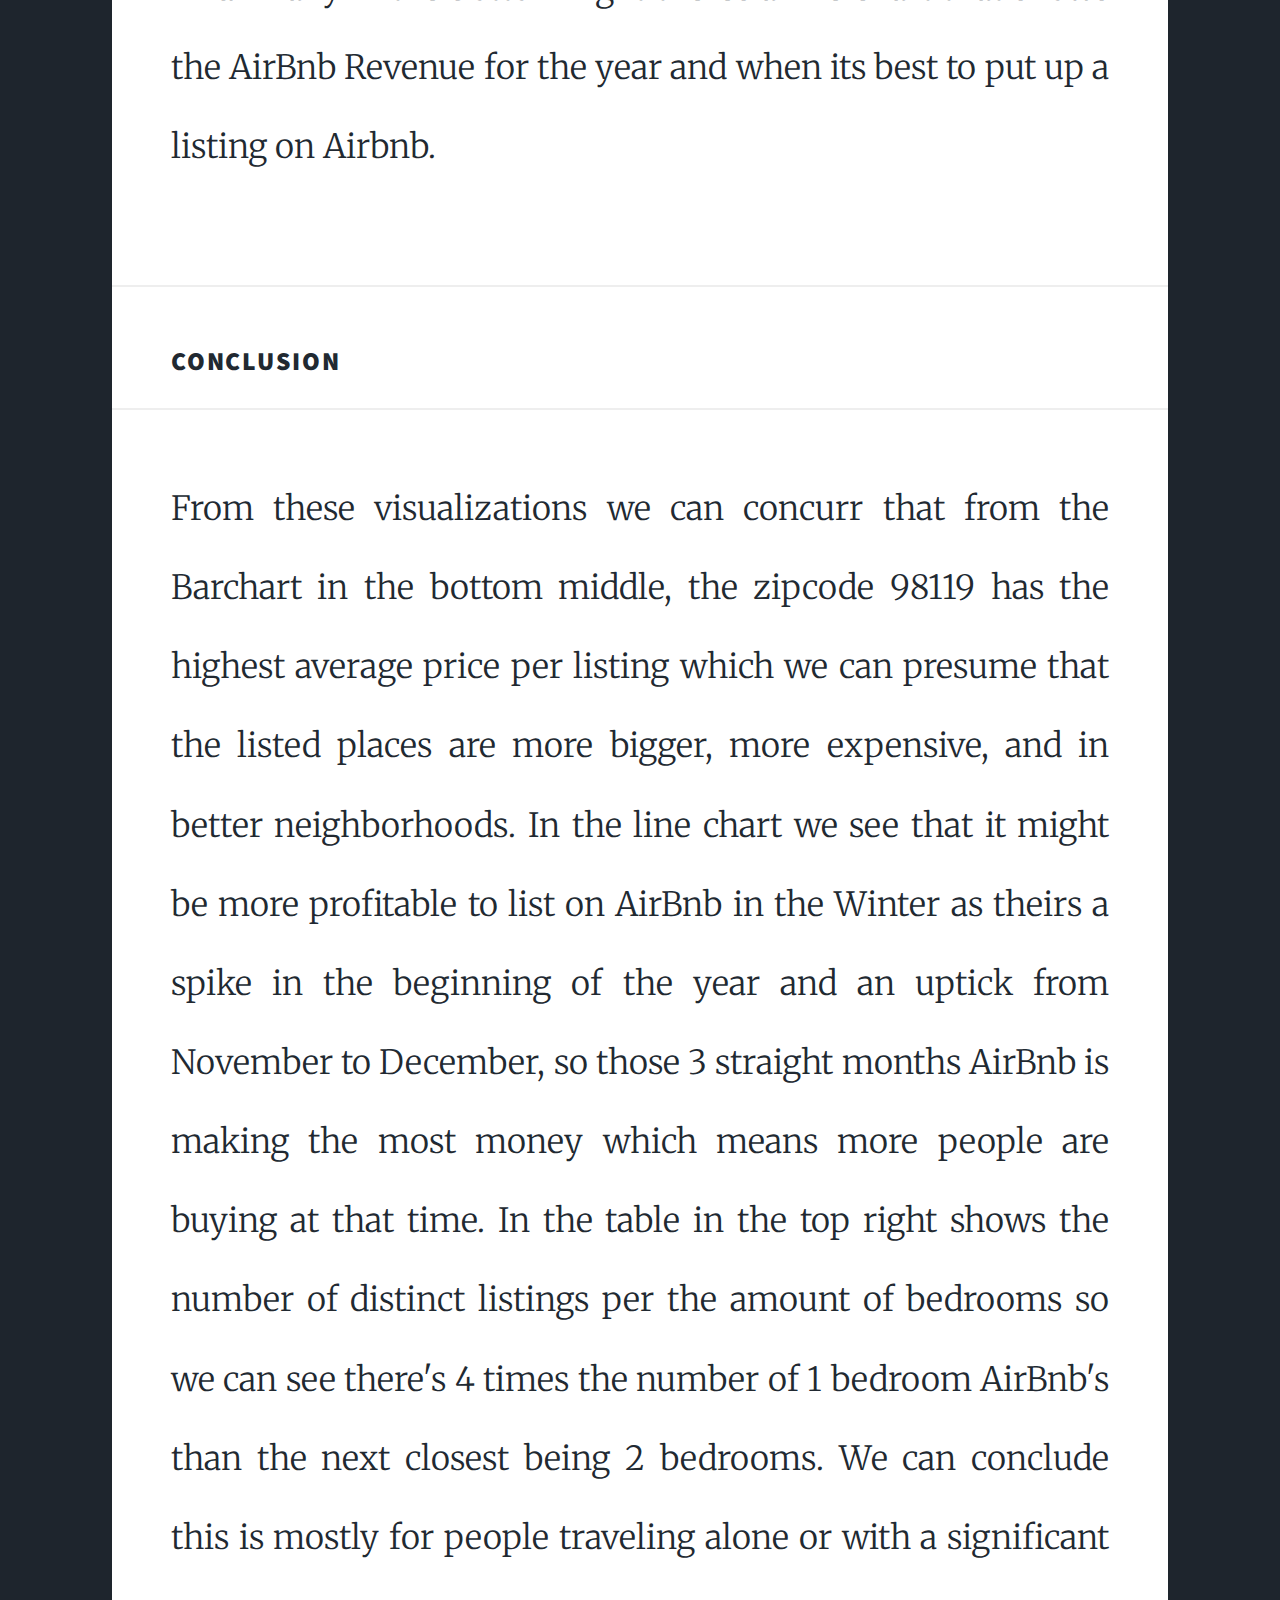
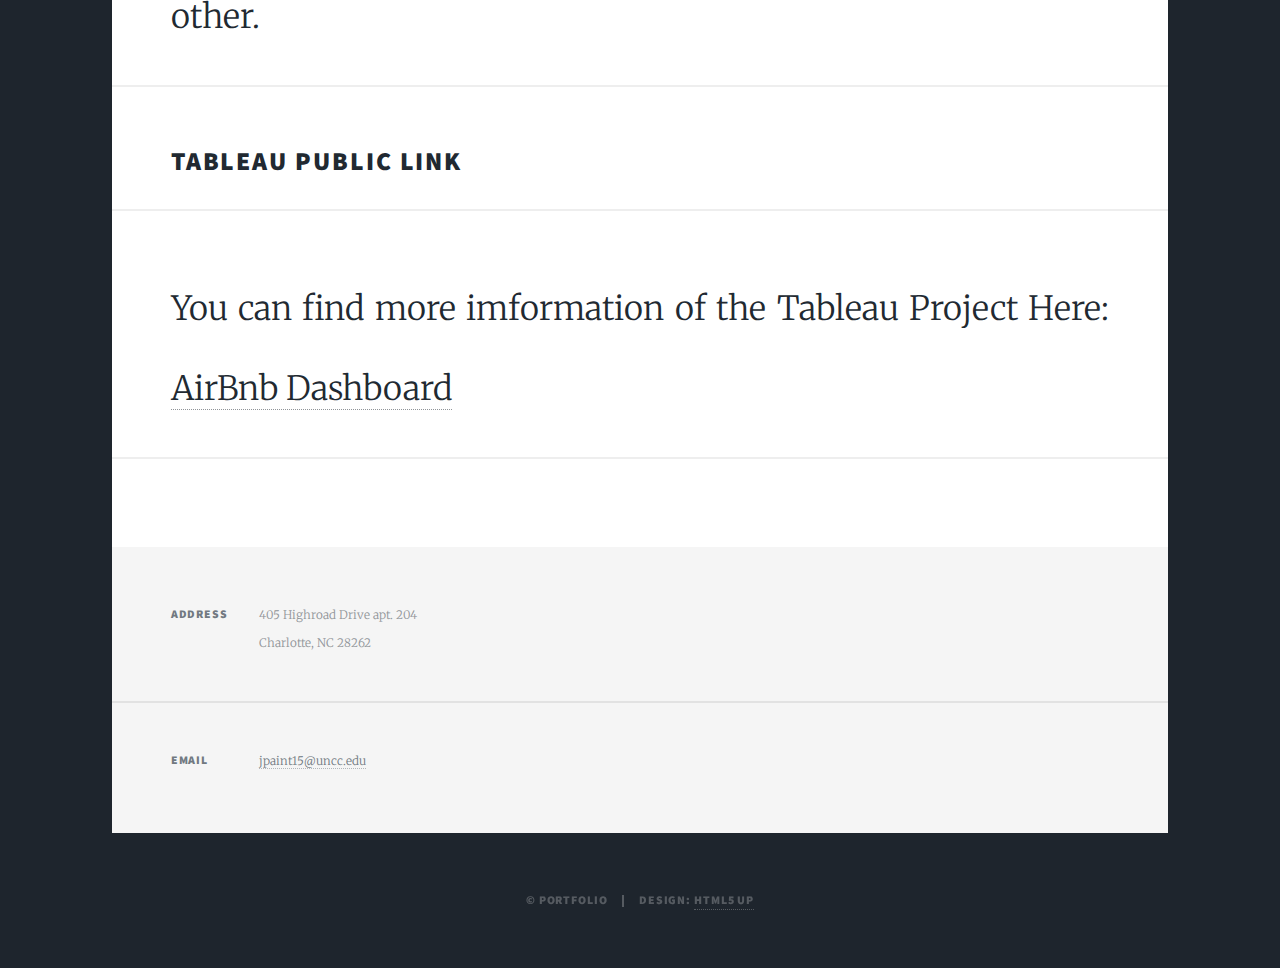
<file: projectTableau.html>
<!DOCTYPE HTML>
<!--
	Massively by HTML5 UP
	html5up.net | @ajlkn
	Free for personal and commercial use under the CCA 3.0 license (html5up.net/license)
-->
<html>
	<head>
		<title>Jonathan Painter Portfolio</title>
		<meta charset="utf-8" />
		<meta name="viewport" content="width=device-width, initial-scale=1, user-scalable=no" />
		<link rel="stylesheet" href="assets/css/main.css" />
		<noscript><link rel="stylesheet" href="assets/css/noscript.css" /></noscript>
	</head>
	<body class="is-preload">

		<!-- Wrapper -->
			<div id="wrapper" class="fade-in">

				<!-- Intro -->
					<div id="intro">
						<h1>Jonathan Painter Portfolio<br />
						</h1>
						<p>This is my fully responsive HTML5 website created & designed by me, <a href="https://www.linkedin.com/in/jonathan-painter-15430a223/">Jonathan Painter</a>, to <br />
						showcase my personal Portfolio</p>
						<ul class="actions">
							<li><a href="#header" class="button icon solid solo fa-arrow-down scrolly">Continue</a></li>
						</ul>
					</div>

				<!-- Header -->
					<header id="header">
						<a href="index.html" class="logo">Portfolio</a>
					</header>

				<!-- Nav -->
					<nav id="nav">
						<ul class="links">
							<li class="active"><a href="index.html">Home</a></li>
							<li><a href="excel.html">Excel</a></li>
							<li><a href="sql.html">SQL</a></li>
							<li><a href="tableau.html">Tableau</a></li>
                            <li><a href="about.html">About</a></li>
						</ul>
						<ul class="icons">
							<li><a class="icon brands fa-linkedin"><a class="active" href="https://www.linkedin.com/in/jonathan-painter-15430a223/"></a></a></li>
						</ul>
					</nav>

				<!-- Main -->
					<div id="main">
                        <h1>Tabelau Project</h1>
                        <p>
                            In this project I worked on using data downloaded from Kaggle to explore it and explain it further visually
                            and verbally through a dashboard made up of data visualizations.

                            <h2>Dataset</h2>
                            <p>
                                <img src="images/Dataset.png" alt="" weight="1000" height="600" /> 
                                <br>
                                In the dataset there is a lot of different information that cant be visualized so it was important to go through
                                the different joins and see the data that can be visualized. We find out the prices can be compared to when and where
                                the AirBnbs were purchased. We can do this based on Zipcode, State, Country, etc.
                                <br>
                            </p>
                            <br>
                            <br>
                            <h2>Visualizations</h2>
                            <p>
                                <img src="images/dashboard.png" alt="" weight="800" height="900"/> 
                                <br>
                                Here's a screenshot of the dashboard I created that combined the different sheets I had used to create the data visualizations 
                                and a table that counted the number of AirBnb listings for each number of available bedrooms. On the bar chart at the top it measures
                                the average price of the Airbnb verse the Number of Beds in the Listing. There's then a map that's color coded based on the zipcodes 
                                that shows the average price per listing based on the zipcode. This corresponds to the barchart to it's right that shows the barchart
                                for different zipcodes based on the average price per listing with it also being color coded to the legend to its right. And finally 
                                in the bottom right theres a line chart that shows the AirBnb Revenue for the year and when its best to put up a listing on Airbnb.

                                <br>
                            </p>
                            <br>
                            <br>
                            <h2>Conclusion</h2>
                            <p>
                                From these visualizations we can concurr that from the Barchart in the bottom middle, the zipcode 98119 has the highest average price
                                per listing which we can presume that the listed places are more bigger, more expensive, and in better neighborhoods. In the line chart
                                we see that it might be more profitable to list on AirBnb in the Winter as theirs a spike in the beginning of the year and an
                                uptick from November to December, so those 3 straight months AirBnb is making the most money which means more people are buying at that time.
                                In the table in the top right shows the number of distinct listings per the amount of bedrooms so we can see there's 4 times the number of
                                1 bedroom AirBnb's than the next closest being 2 bedrooms. We can conclude this is mostly for people traveling alone or with a significant other.

                            </p>
                            <h2>Tableau Public Link</h2>
                            <p>
                                You can find more imformation of the Tableau Project Here: <a href="https://public.tableau.com/app/profile/jonathan.painter/viz/AirBnbDashboard_16643081744290/Dashboard1?publish=yes">AirBnb Dashboard</a>

                            </p>

                        </p>
					

						<!-- Posts -->
						

					</div>

				<!-- Footer -->
					<footer id="footer">
						<section class="split contact">
							<section class="alt">
								<h3>Address</h3>
								<p>405 Highroad Drive apt. 204<br />
								Charlotte, NC 28262</p>
							</section>
							<section>
								<h3>Email</h3>
								<p><a href="#">jpaint15@uncc.edu</a></p>
							</section>
						</section>
					</footer>

				<!-- Copyright -->
					<div id="copyright">
						<ul><li>&copy; Portfolio</li><li>Design: <a href="https://html5up.net">HTML5 UP</a></li></ul>
					</div>

			</div>

		<!-- Scripts -->
			<script src="assets/js/jquery.min.js"></script>
			<script src="assets/js/jquery.scrollex.min.js"></script>
			<script src="assets/js/jquery.scrolly.min.js"></script>
			<script src="assets/js/browser.min.js"></script>
			<script src="assets/js/breakpoints.min.js"></script>
			<script src="assets/js/util.js"></script>
			<script src="assets/js/main.js"></script>

	</body>
</html>
</file>
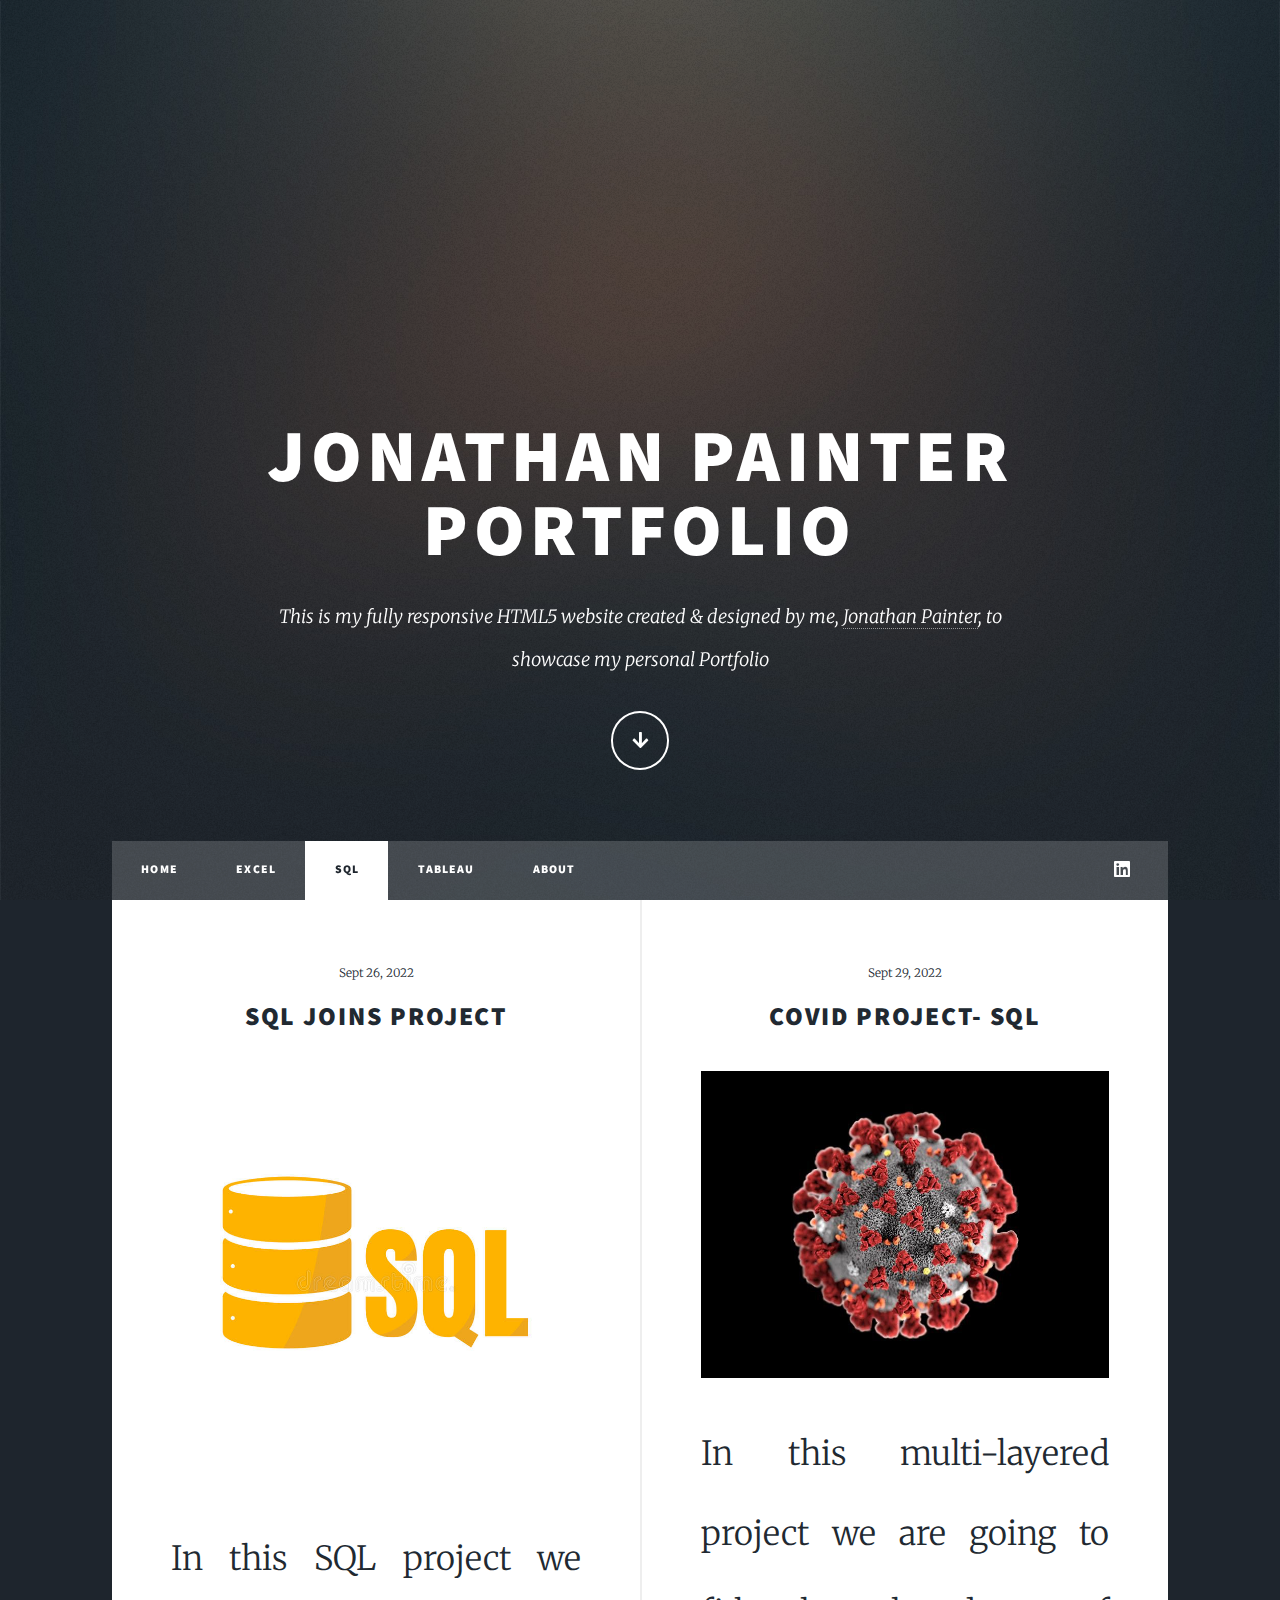
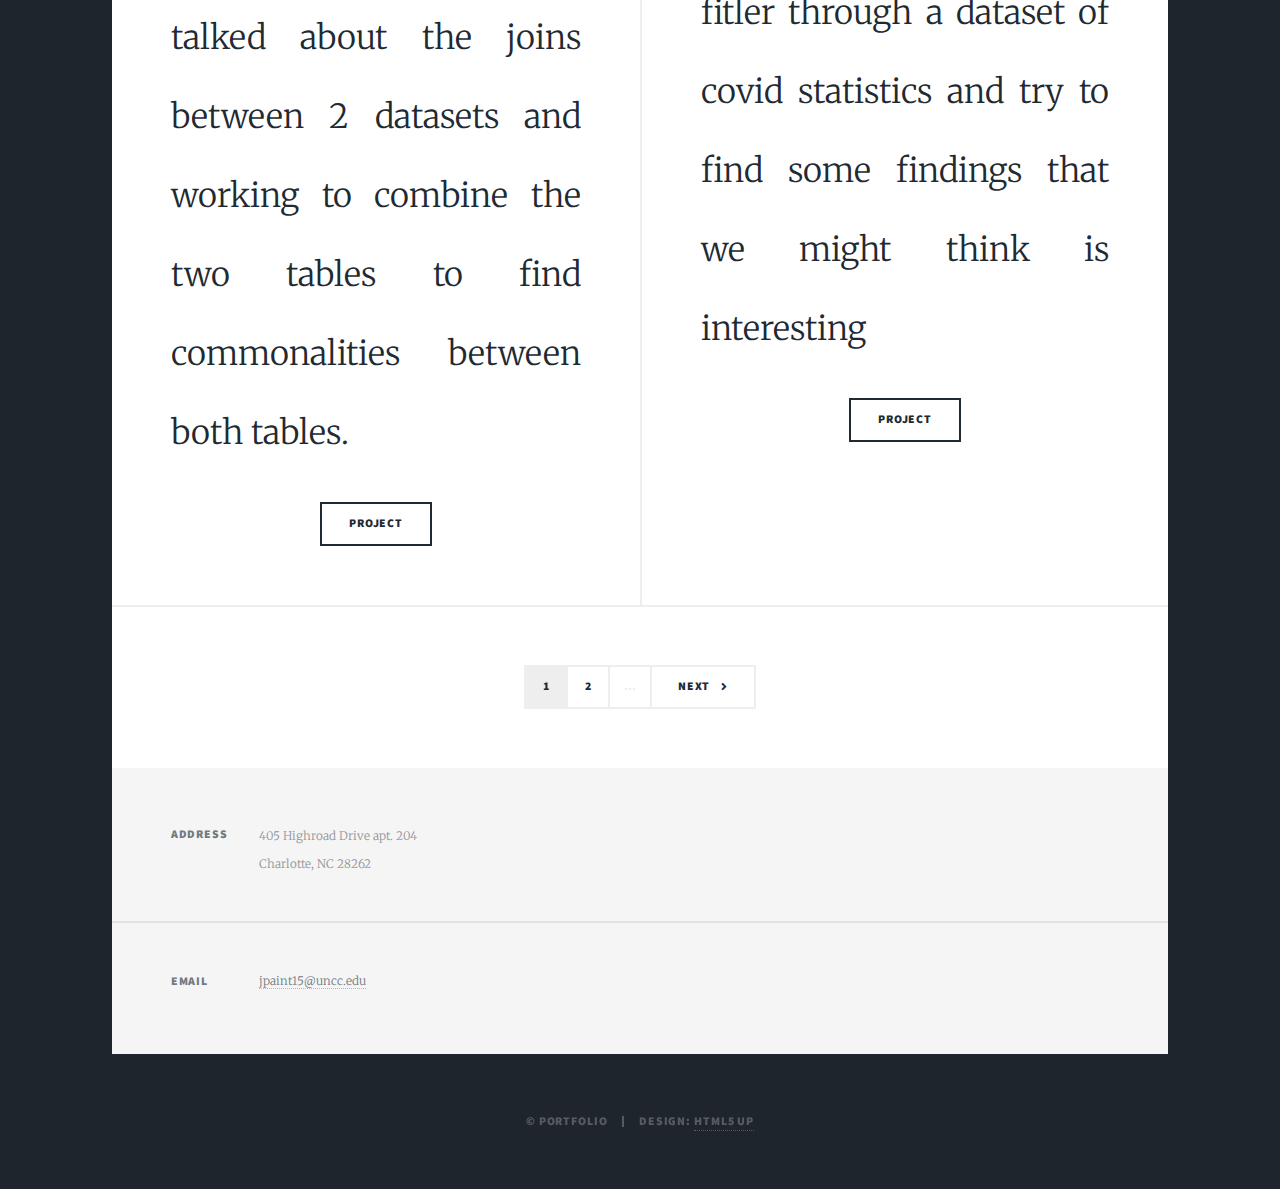
<file: sql.html>
<!DOCTYPE HTML>
<!--
	Massively by HTML5 UP
	html5up.net | @ajlkn
	Free for personal and commercial use under the CCA 3.0 license (html5up.net/license)
-->
<html>
	<head>
		<title>Jonathan Painter Portfolio</title>
		<meta charset="utf-8" />
		<meta name="viewport" content="width=device-width, initial-scale=1, user-scalable=no" />
		<link rel="stylesheet" href="assets/css/main.css" />
		<noscript><link rel="stylesheet" href="assets/css/noscript.css" /></noscript>
	</head>
	<body class="is-preload">

		<!-- Wrapper -->
			<div id="wrapper" class="fade-in">

				<!-- Intro -->
					<div id="intro">
						<h1>Jonathan Painter Portfolio<br />
						</h1>
						<p>This is my fully responsive HTML5 website created & designed by me, <a href="https://www.linkedin.com/in/jonathan-painter-15430a223/">Jonathan Painter</a>, to <br />
						showcase my personal Portfolio</p>
						<ul class="actions">
							<li><a href="#header" class="button icon solid solo fa-arrow-down scrolly">Continue</a></li>
						</ul>
					</div>

				<!-- Header -->
					<header id="header">
						<a href="index.html" class="logo">Portfolio</a>
					</header>

				<!-- Nav -->
					<nav id="nav">
						<ul class="links">
							<li><a href="index.html">Home</a></li>
							<li><a href="excel.html">Excel</a></li>
							<li class="active"><a href="sql.html">SQL</a></li>
							<li><a href="tableau.html">Tableau</a></li>
							<li><a href="about.html">About</a></li>
						</ul>
						<ul class="icons">
							<li><a href="#" class="icon brands fa-linkedin"><a class="active" href="https://www.linkedin.com/in/jonathan-painter-15430a223/"></a></a></li>
						</ul>
					</nav>

				<!-- Main -->
					<div id="main">

						<!-- Featured Post -->
						<section class="posts">
							<article>
								<header>
									<span class="date">Sept 26, 2022</span>
									<h2><a href="sqlTut.html">SQL JOINS project</a></h2>
								</header>
								<a href="sqlTut.html" class="image fit"><img src="images/sql.jpg" alt="" /></a>
								<p>
									In this SQL project we talked about the joins between 2 datasets and working to combine the two tables
									to find commonalities between both tables.
								</p>
								<ul class="actions special">
									<li><a href="sqlTut.html" class="button">Project</a></li>
								</ul>
							</article>
							
							<article>
								<header>
									<span class="date">Sept 29, 2022</span>
									<h2><a href="covidSql.html">Covid Project- SQL<br />
									</a></h2>
								</header>
								<a href="covidSql.html" class="image fit"><img src="images/covid.jpeg" alt="" /></a>
								<p>In this multi-layered project we are going to fitler through a dataset of covid statistics and try to find some
									findings that we might think is interesting
								</p>
								<ul class="actions special">
									<li><a href="covidSql.html" class="button">Project</a></li>
								</ul>
							</article>
								
							</section>

						<!-- Footer -->
							<footer>
								<div class="pagination">
									<!--<a href="#" class="previous">Prev</a>-->
									<a href="#" class="page active">1</a>
									<a href="page2.html" class="page">2</a>
									<span class="extra">&hellip;</span>
									<a href="page2.html" class="next">Next</a>
								</div>
							</footer>

					</div>

				<!-- Footer -->
					<footer id="footer">
						<section class="split contact">
							<section class="alt">
								<h3>Address</h3>
								<p>405 Highroad Drive apt. 204<br />
								Charlotte, NC 28262</p>
							</section>
							<section>
								<h3>Email</h3>
								<p><a href="#">jpaint15@uncc.edu</a></p>
							</section>
						</section>
					</footer>

				<!-- Copyright -->
					<div id="copyright">
						<ul><li>&copy; Portfolio</li><li>Design: <a href="https://html5up.net">HTML5 UP</a></li></ul>
					</div>

			</div>

		<!-- Scripts -->
			<script src="assets/js/jquery.min.js"></script>
			<script src="assets/js/jquery.scrollex.min.js"></script>
			<script src="assets/js/jquery.scrolly.min.js"></script>
			<script src="assets/js/browser.min.js"></script>
			<script src="assets/js/breakpoints.min.js"></script>
			<script src="assets/js/util.js"></script>
			<script src="assets/js/main.js"></script>

	</body>
</html>
</file>
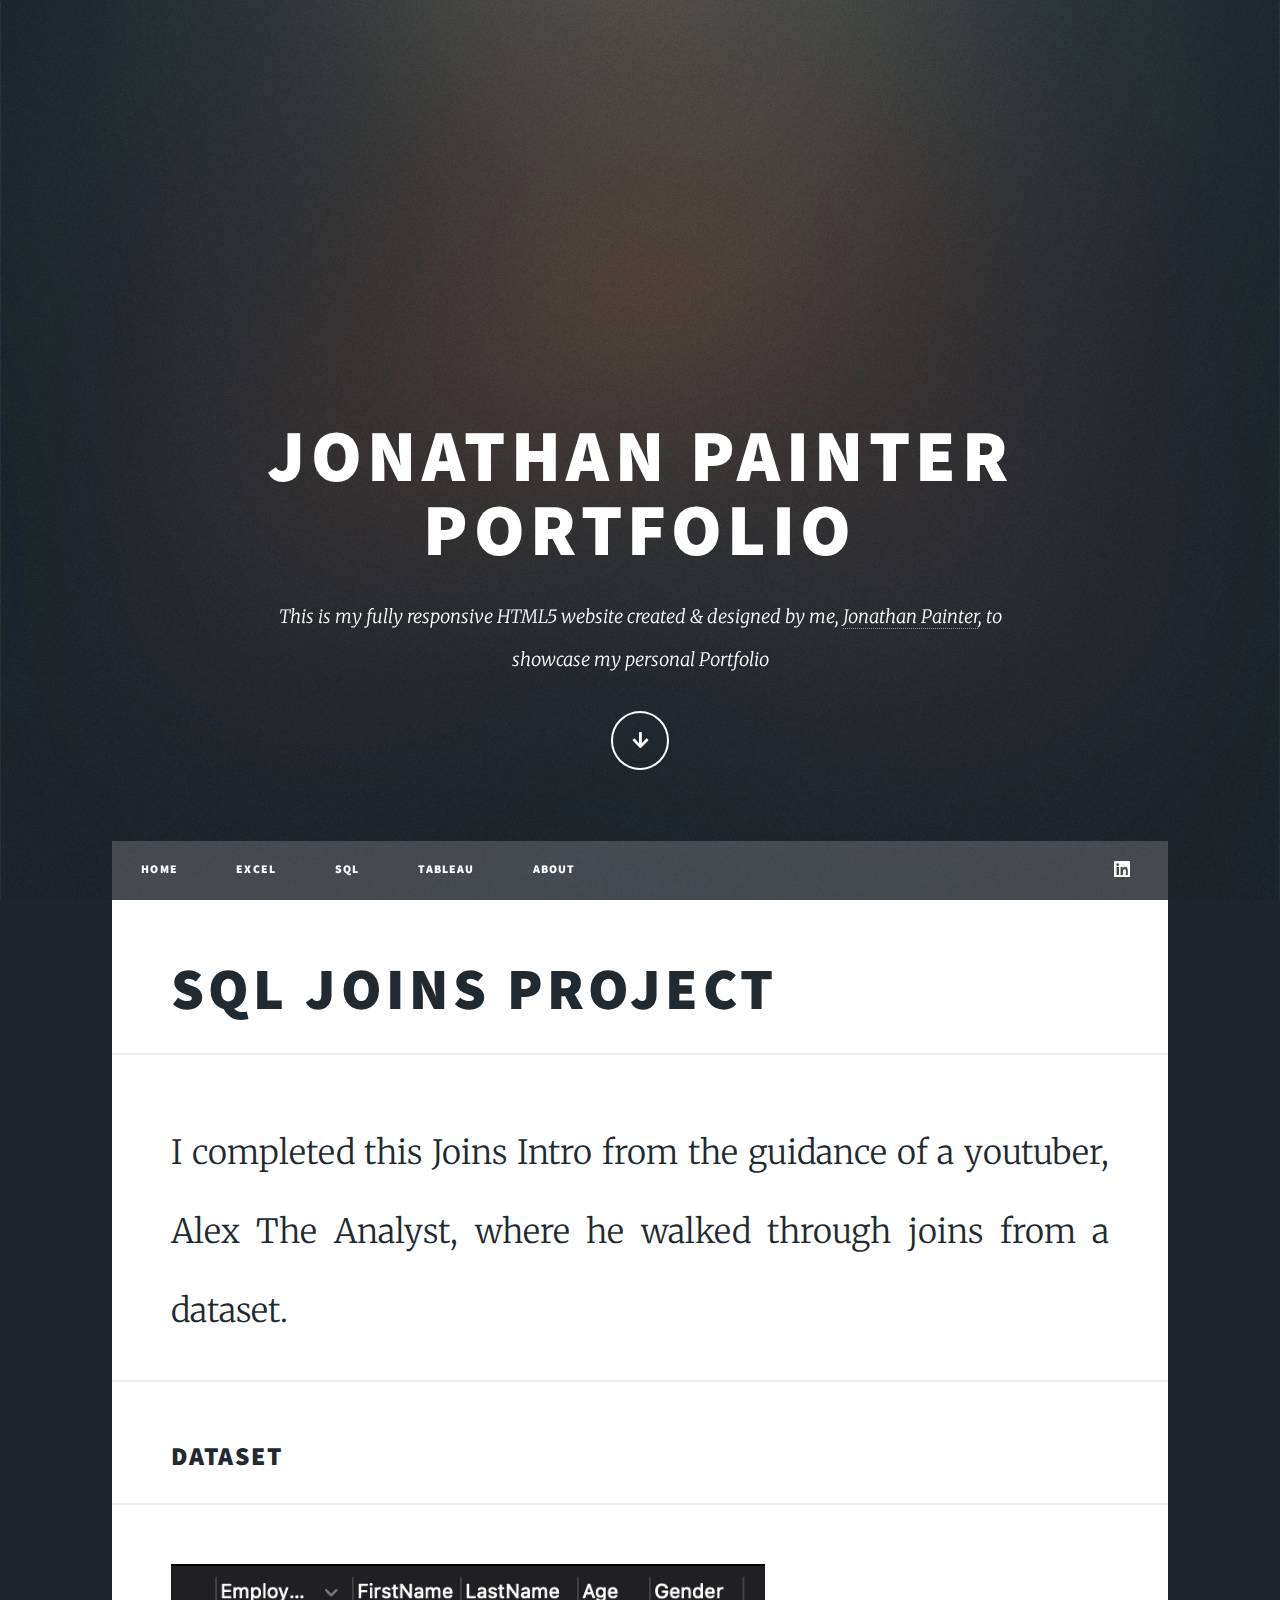
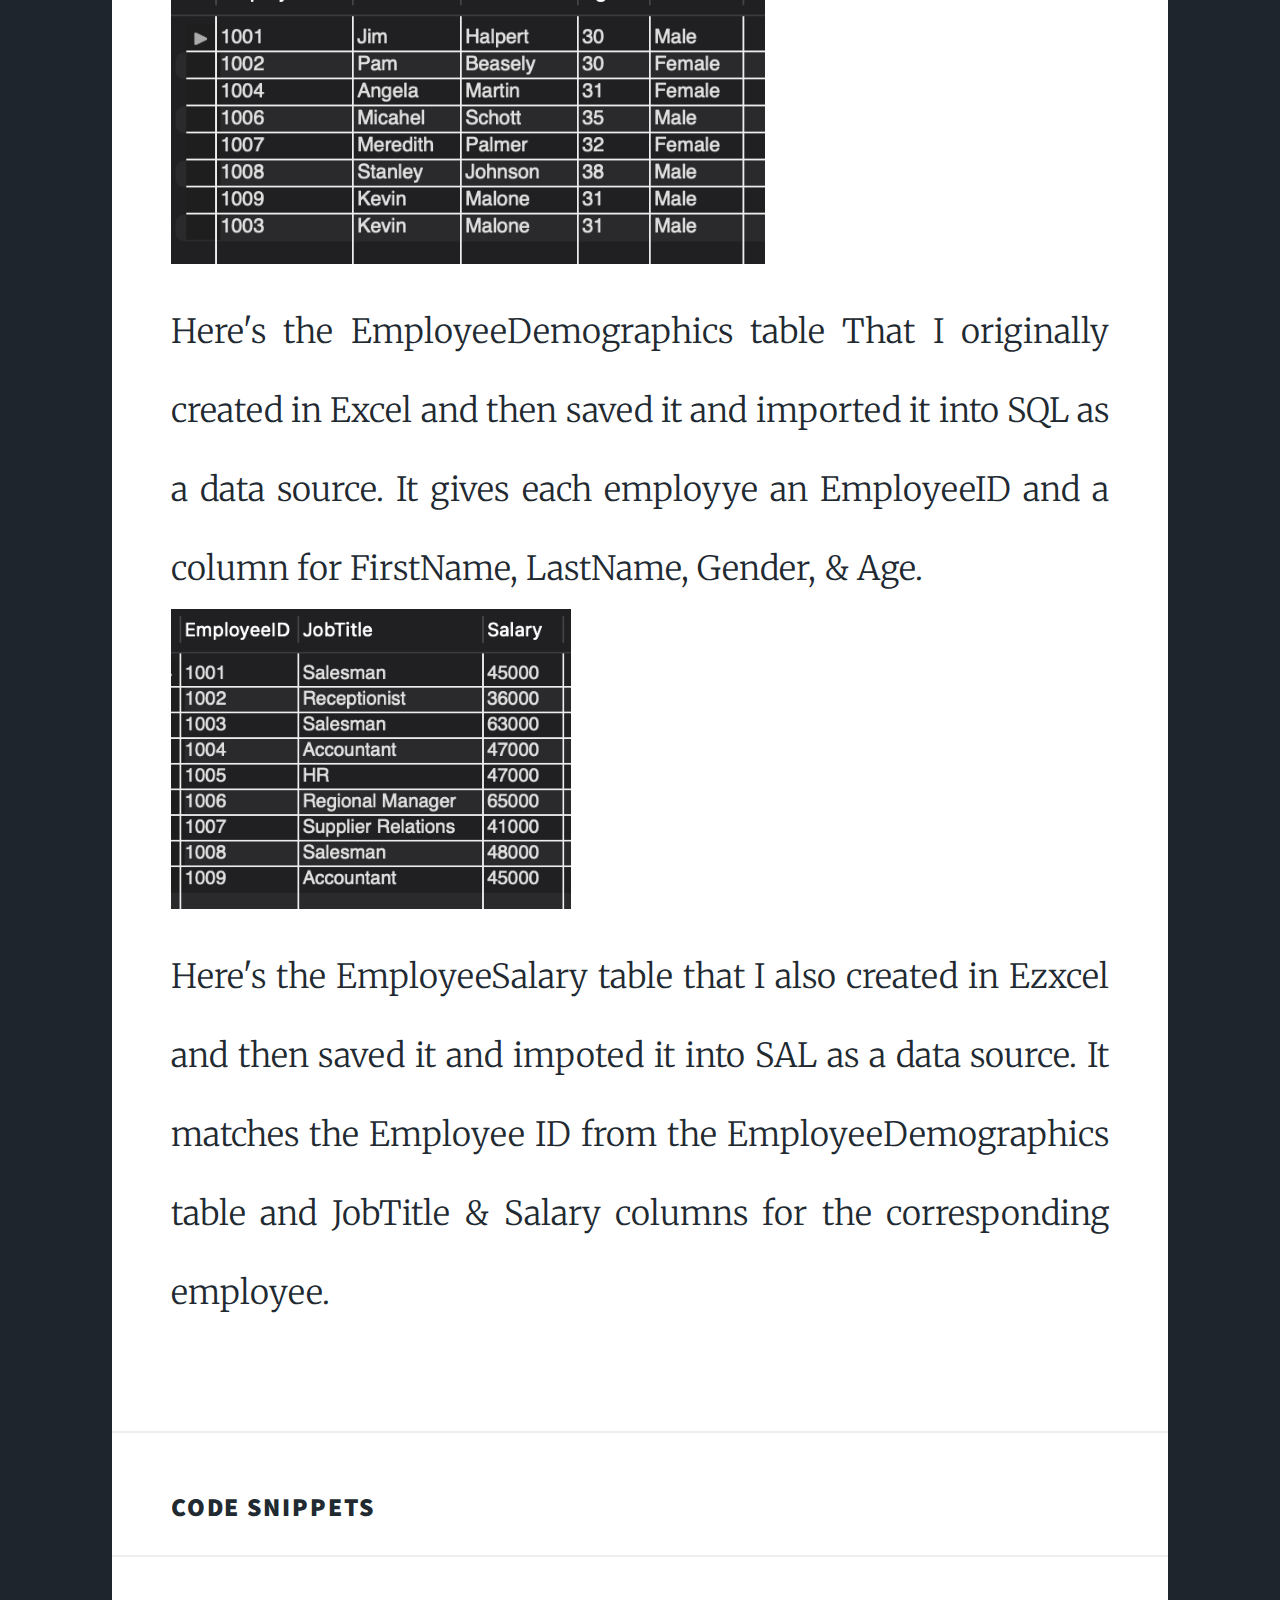
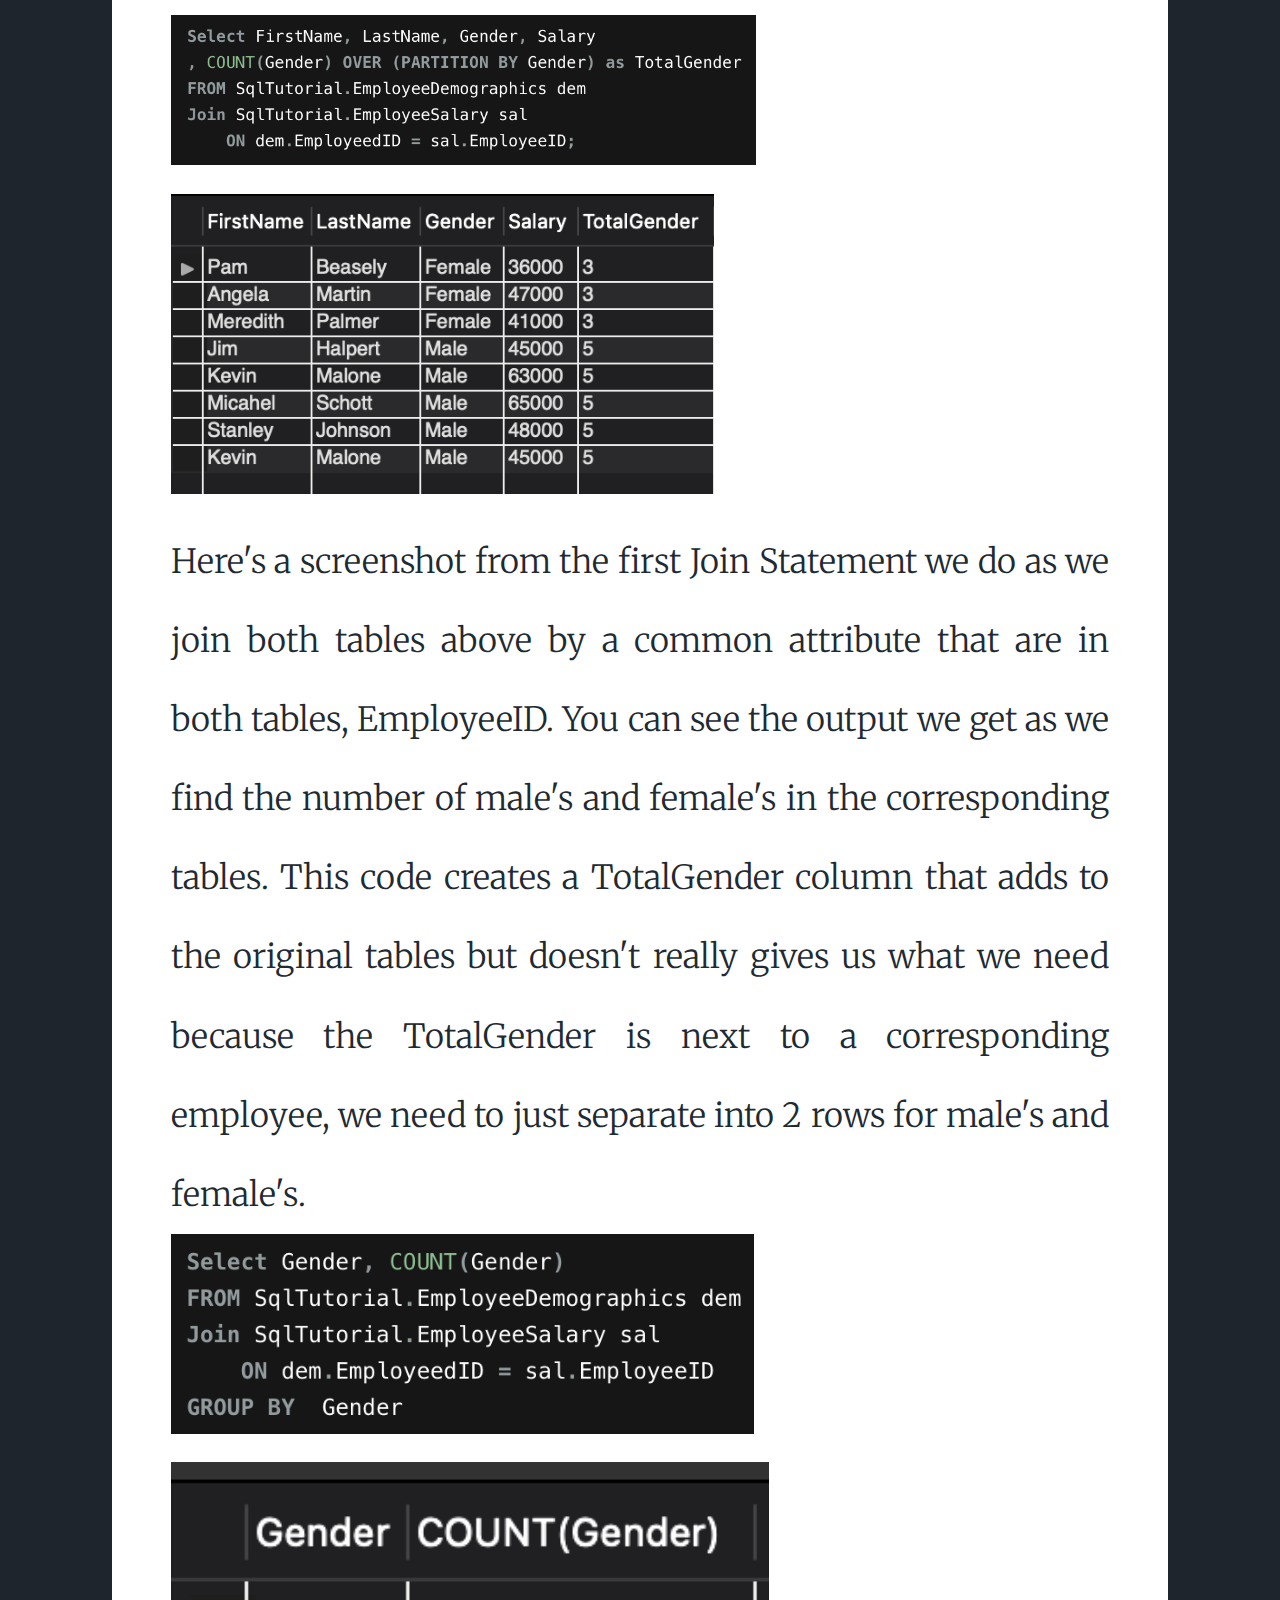
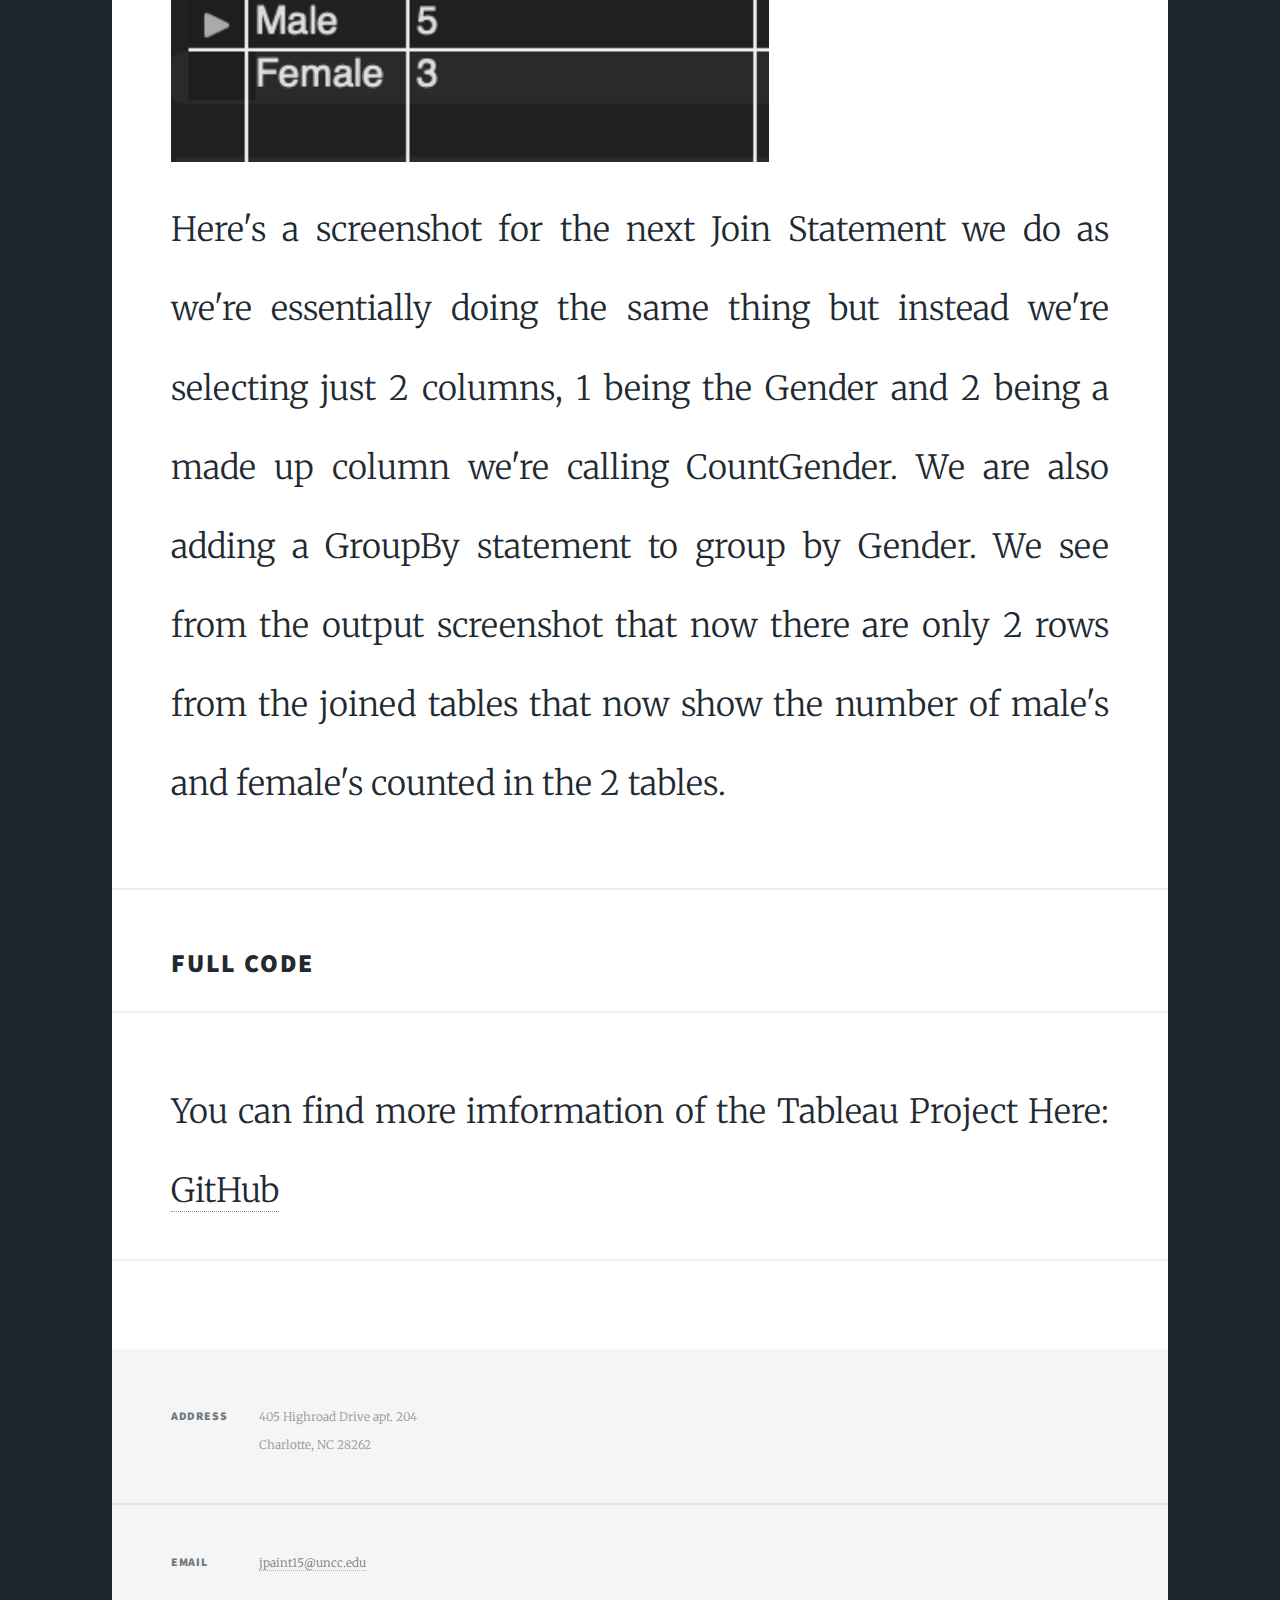
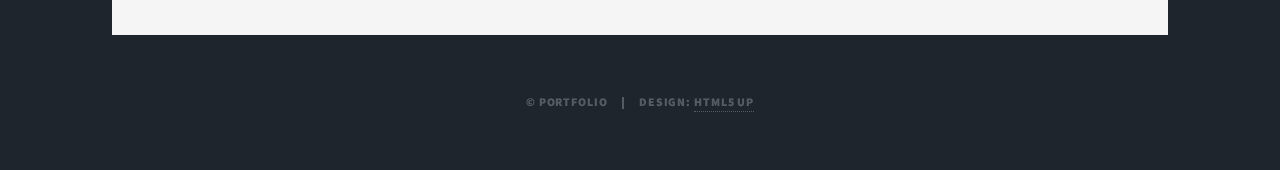
<file: sqlTut.html>
<!DOCTYPE HTML>
<!--
	Massively by HTML5 UP
	html5up.net | @ajlkn
	Free for personal and commercial use under the CCA 3.0 license (html5up.net/license)
-->
<html>
	<head>
		<title>Jonathan Painter Portfolio</title>
		<meta charset="utf-8" />
		<meta name="viewport" content="width=device-width, initial-scale=1, user-scalable=no" />
		<link rel="stylesheet" href="assets/css/main.css" />
		<noscript><link rel="stylesheet" href="assets/css/noscript.css" /></noscript>
	</head>
	<body class="is-preload">

		<!-- Wrapper -->
			<div id="wrapper" class="fade-in">

				<!-- Intro -->
					<div id="intro">
						<h1>Jonathan Painter Portfolio<br />
						</h1>
						<p>This is my fully responsive HTML5 website created & designed by me, <a href="https://www.linkedin.com/in/jonathan-painter-15430a223/">Jonathan Painter</a>, to <br />
						showcase my personal Portfolio</p>
						<ul class="actions">
							<li><a href="#header" class="button icon solid solo fa-arrow-down scrolly">Continue</a></li>
						</ul>
					</div>

				<!-- Header -->
					<header id="header">
						<a href="index.html" class="logo">Portfolio</a>
					</header>

				<!-- Nav -->
					<nav id="nav">
						<ul class="links">
							<li class="in-active"><a href="index.html">Home</a></li>
							<li><a href="excel.html">Excel</a></li>
							<li><a href="sql.html">SQL</a></li>
							<li><a href="tableau.html">Tableau</a></li>
                            <li><a href="about.html">About</a></li>
						</ul>
						<ul class="icons">
							<li><a href= "https://www.linkedin.com/in/jonathan-painter-15430a223/" class="icon brands fa-linkedin"><a class="active"></a></a></li>
						</ul>
					</nav>

				<!-- Main -->
					<div id="main">
                        <h1>SQL Joins Project</h1>
                        <p>
                            I completed this Joins Intro from the guidance of a youtuber, Alex The Analyst, where he walked through joins from a dataset.
                            

                            <h2>Dataset</h2>
                            <p>
                                <img src="images/SqlTutDataset.png" alt="" weight="200" height="300" /> 
                                <br>
                                Here's the EmployeeDemographics table That I originally created in Excel and then saved it and imported it into SQL as a 
                                data source. It gives each employye an EmployeeID and a column for FirstName, LastName, Gender, & Age.
								<br>
                                <img src="images/SqlTutSalary.png" alt="" weight="200" height="300" /> 
                                <br>
                                Here's the EmployeeSalary table that I also created in Ezxcel and then saved it and impoted it into SAL as a data source.
                                It matches the Employee ID from the EmployeeDemographics table and JobTitle & Salary columns for the corresponding employee.
                                <br>
                            </p>
                            <br>
                            <br>
                            <h2>Code Snippets</h2>
                            <p>
                                <img src="images/SqlTuTCode1.png" alt="" weight="100" height="150"/> 
                                <img src="images/SqlOutput.png" alt="" weight="200" height="300"/> 
                                <br>
                                Here's a screenshot from the first Join Statement we do as we join both tables above by a common attribute that are in both tables,
                                EmployeeID. You can see the output we get as we find the number of male's and female's in the corresponding tables. This code creates
                                a TotalGender column that adds to the original tables but doesn't really gives us what we need because the TotalGender is next to a corresponding
                                employee, we need to just separate into 2 rows for male's and female's.  

                                <br>
                                <img src="images/SqlTut2.png" alt="" weight="150" height="200"/> 
                                <img src="images/SqlOutput2.png" alt="" weight="200" height="300"/> 
                                <br>
                                Here's a screenshot for the next Join Statement we do as we're essentially doing the same thing but instead we're selecting just 2 columns,
                                1 being the Gender and 2 being a made up column we're calling CountGender. We are also adding a GroupBy statement to group by Gender. We see
                                from the output screenshot that now there are only 2 rows from the joined tables that now show the number of male's and female's counted in 
                                the 2 tables.
                            </p>
                            <br>
							<h2>Full Code</h2>
                            <p>
                                You can find more imformation of the Tableau Project Here: <a href="https://github.com/Jpaint15/PortfolioProjects/blob/main/PortfolioSql.sql">GitHub</a>

                            </p>

                        </p>
					

						<!-- Posts -->
						

					</div>

				<!-- Footer -->
					<footer id="footer">
						<section class="split contact">
							<section class="alt">
								<h3>Address</h3>
								<p>405 Highroad Drive apt. 204<br />
								Charlotte, NC 28262</p>
							</section>
							<section>
								<h3>Email</h3>
								<p><a href="#">jpaint15@uncc.edu</a></p>
							</section>
						</section>
					</footer>

				<!-- Copyright -->
					<div id="copyright">
						<ul><li>&copy; Portfolio</li><li>Design: <a href="https://html5up.net">HTML5 UP</a></li></ul>
					</div>

			</div>

		<!-- Scripts -->
			<script src="assets/js/jquery.min.js"></script>
			<script src="assets/js/jquery.scrollex.min.js"></script>
			<script src="assets/js/jquery.scrolly.min.js"></script>
			<script src="assets/js/browser.min.js"></script>
			<script src="assets/js/breakpoints.min.js"></script>
			<script src="assets/js/util.js"></script>
			<script src="assets/js/main.js"></script>

	</body>
</html>
</file>
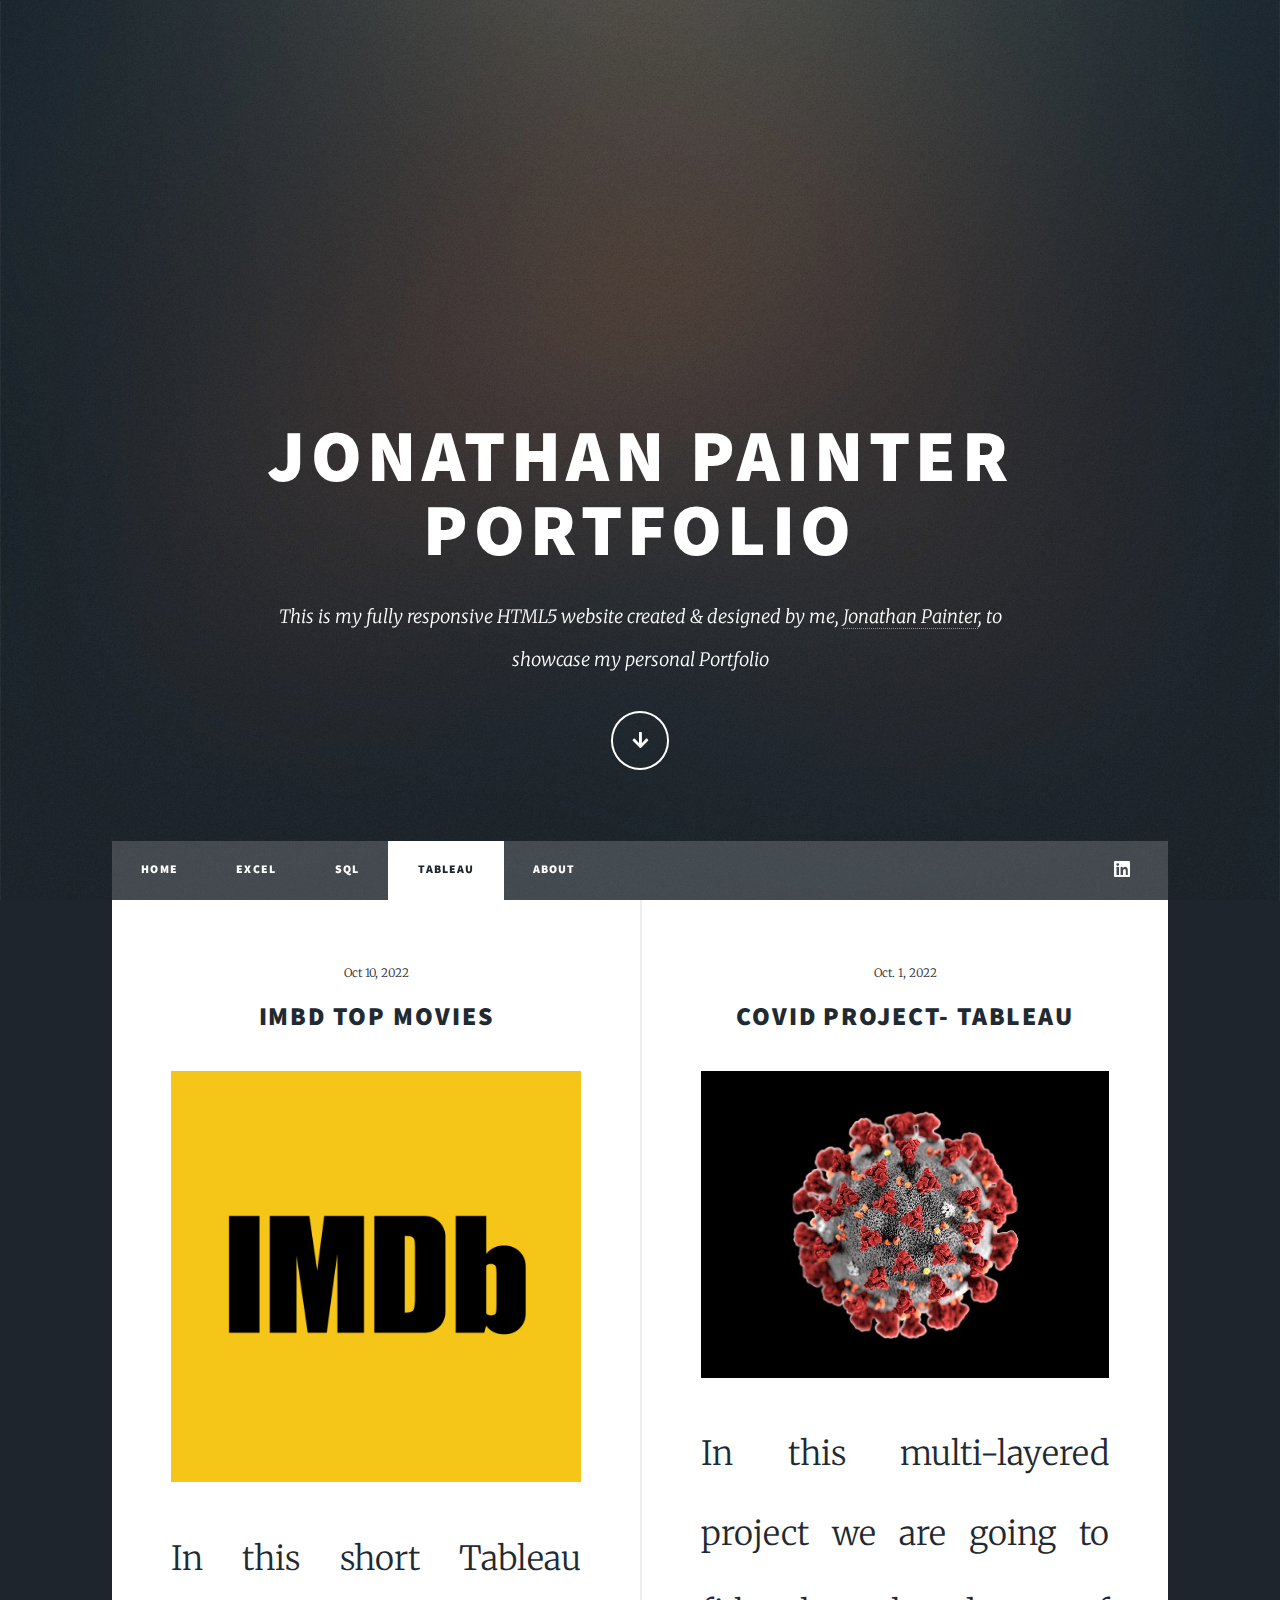
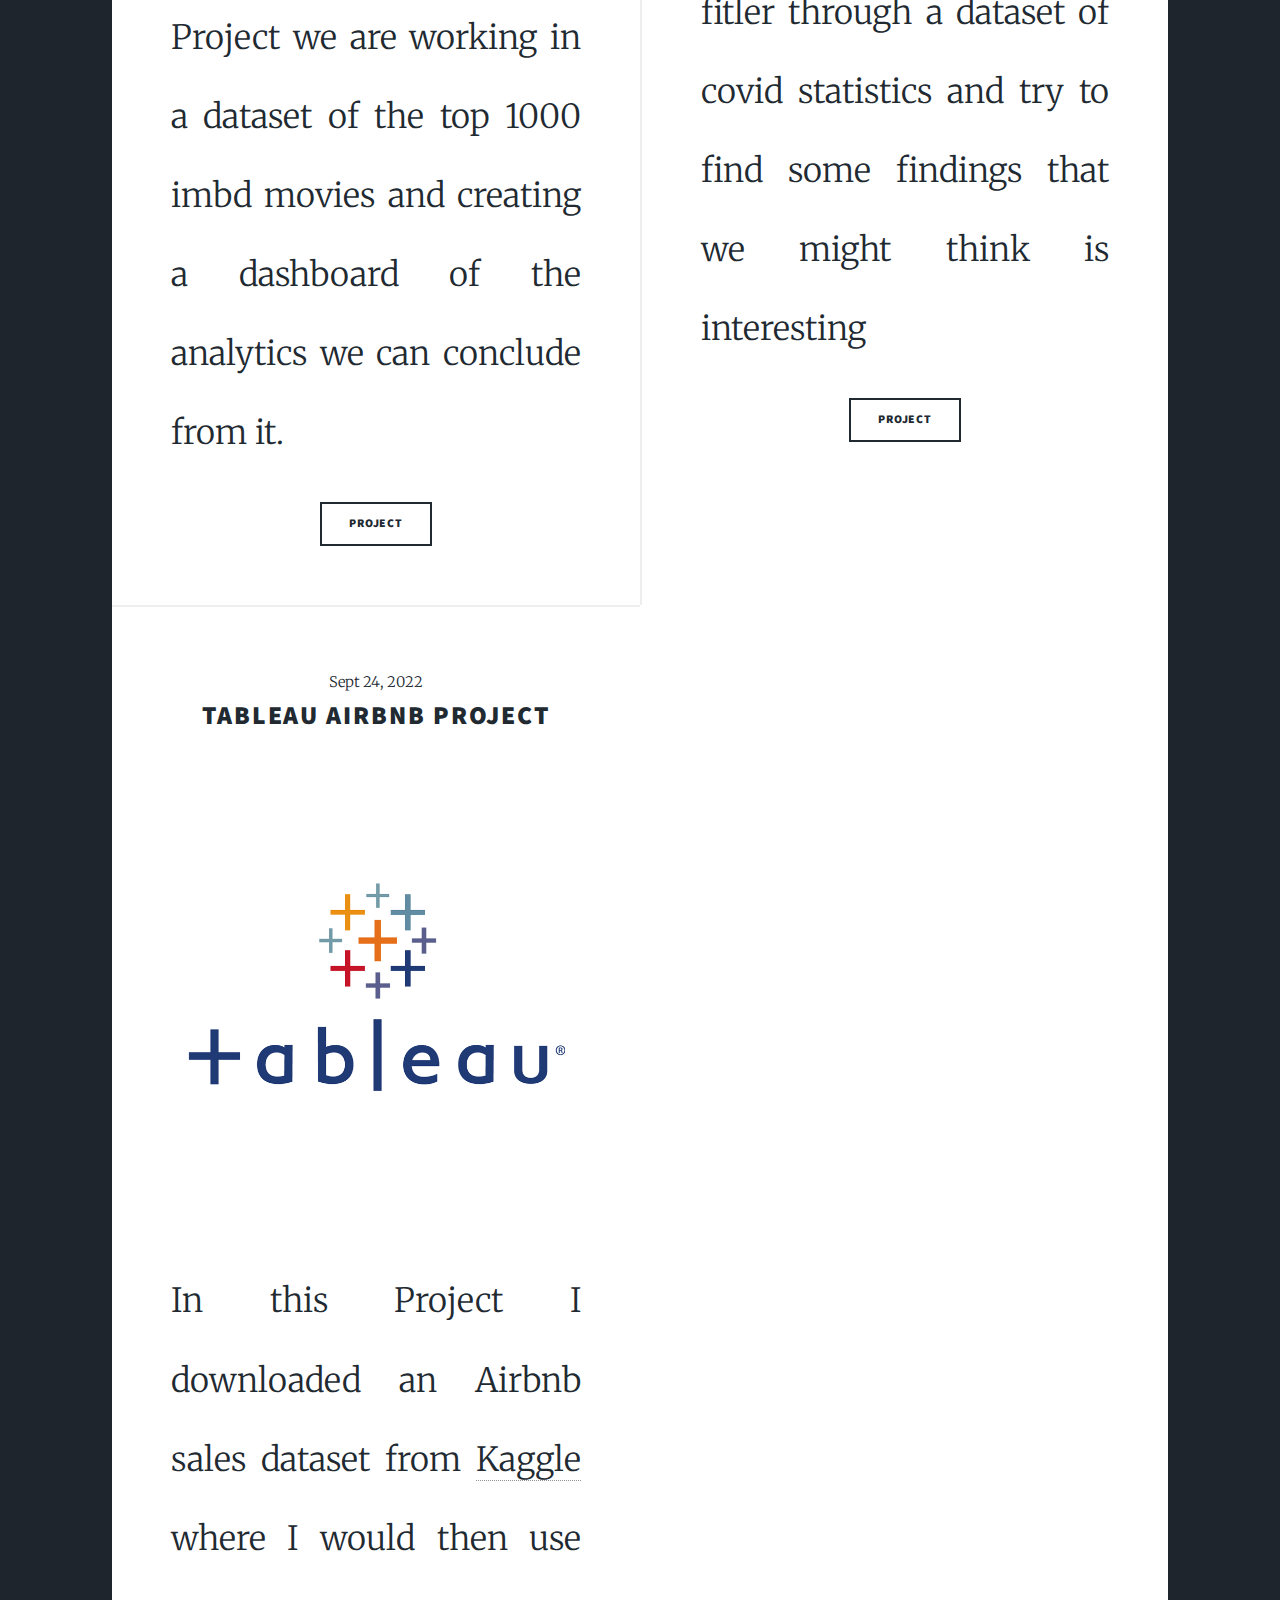
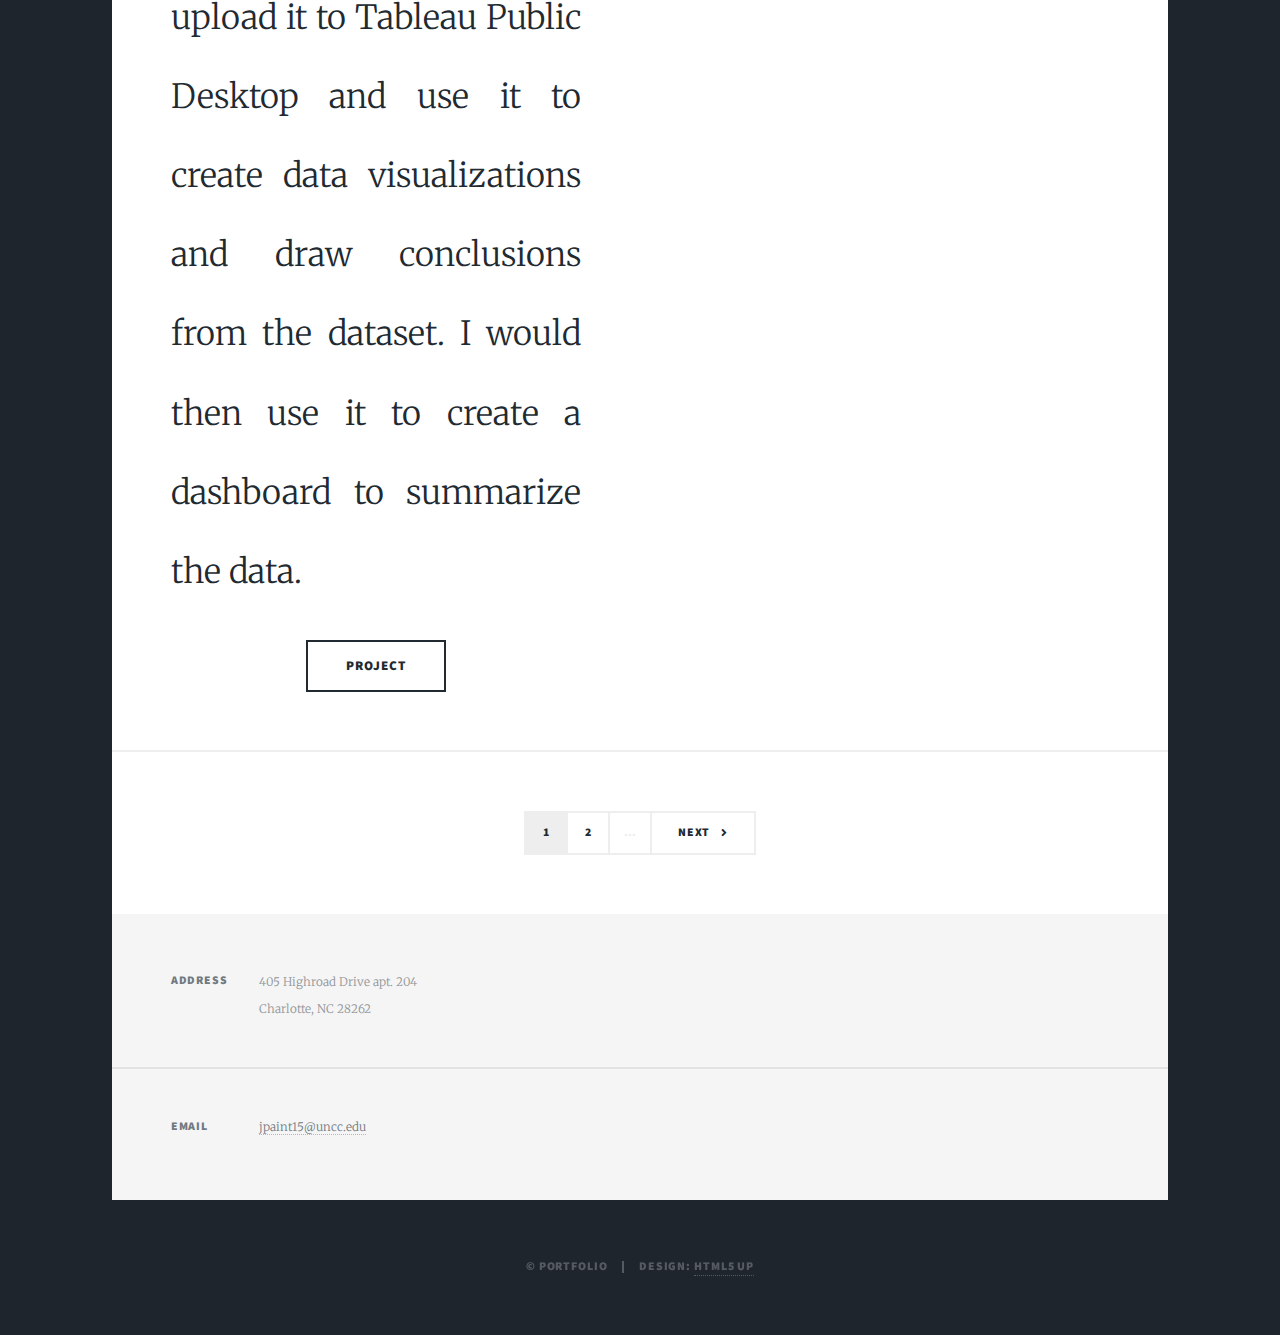
<file: tableau.html>
<!DOCTYPE HTML>
<!--
	Massively by HTML5 UP
	html5up.net | @ajlkn
	Free for personal and commercial use under the CCA 3.0 license (html5up.net/license)
-->
<html>
	<head>
		<title>Jonathan Painter Portfolio</title>
		<meta charset="utf-8" />
		<meta name="viewport" content="width=device-width, initial-scale=1, user-scalable=no" />
		<link rel="stylesheet" href="assets/css/main.css" />
		<noscript><link rel="stylesheet" href="assets/css/noscript.css" /></noscript>
	</head>
	<body class="is-preload">

		<!-- Wrapper -->
			<div id="wrapper" class="fade-in">

				<!-- Intro -->
					<div id="intro">
						<h1>Jonathan Painter Portfolio<br />
						</h1>
						<p>This is my fully responsive HTML5 website created & designed by me, <a href="https://www.linkedin.com/in/jonathan-painter-15430a223/">Jonathan Painter</a>, to <br />
						showcase my personal Portfolio</p>
						<ul class="actions">
							<li><a href="#header" class="button icon solid solo fa-arrow-down scrolly">Continue</a></li>
						</ul>
					</div>

				<!-- Header -->
					<header id="header">
						<a href="index.html" class="logo">Portfolio</a>
					</header>

				<!-- Nav -->
					<nav id="nav">
						<ul class="links">
							<li><a href="index.html">Home</a></li>
							<li><a href="excel.html">Excel</a></li>
							<li><a href="sql.html">SQL</a></li>
							<li class="active"><a href="tableau.html">Tableau</a></li>
							<li><a href="about.html">About</a></li>
						</ul>
						<ul class="icons">
							<li><a class="icon brands fa-linkedin"><a class="active" href="https://www.linkedin.com/in/jonathan-painter-15430a223/"></a></a></li>
						</ul>
					</nav>

				<!-- Main -->
					<div id="main">

						<!-- Featured Post -->
						<section class="posts">
							<article>
								<header>
									<span class="date">Oct 10, 2022</span>
									<h2><a href="imbdTableau.html">IMBD Top Movies</a></h2>
								</header>
								<a href="imbdTableau.html" class="image fit"><img src="images/imdb_logo.png" alt=""/></a>
								<p>
									In this short Tableau Project we are working in a dataset of the top 1000 imbd movies 
                                    and creating a dashboard of the analytics we can conclude from it.
								</p>
								<ul class="actions special">
									<li><a href="imbdTableau.html" class="button">Project</a></li>
								</ul>
							</article>
							<article class="posts">
								<header>
									<span class="date">Oct. 1, 2022</span>
									<h2><a href="covidTableau.html">Covid Project- Tableau<br />
									</a></h2>
								</header>
								<a href="covidTableau.html" class="image fit"><img src="images/covid.jpeg" alt="" /></a>
								<p>In this multi-layered project we are going to fitler through a dataset of covid statistics and try to find some
									findings that we might think is interesting
								</p>
								<ul class="actions special">
									<li><a href="covidTableau.html" class="button">Project</a></li>
								</ul>
							</article>
							<article class="posts">
									<span class="date">Sept 24, 2022</span>
									<h2><a href="projectTableau.html">Tableau AirBnb Project<br/>
									</a></h2>
									<a href="projectTableau.html" class="image main"><img src="images/tableau.png" alt="" /></a>
									<p>In this Project I downloaded an Airbnb sales dataset from <a href="https://www.kaggle.com">Kaggle</a> where I would
										then use upload it to Tableau Public Desktop and use it to create data visualizations and draw conclusions
										from the dataset. I would then use it to create a dashboard to summarize the data.
									</p>
								</header>
								<ul class="actions special">
									<li><a href="sqlTut.html" class="button large">Project</a></li>
								</ul>
							</article>
							
								
								
								
							</section>

						<!-- Footer -->
							<footer>
								<div class="pagination">
									<!--<a href="#" class="previous">Prev</a>-->
									<a href="#" class="page active">1</a>
									<a href="page2.html" class="page">2</a>
									<span class="extra">&hellip;</span>
									<a href="page2.html" class="next">Next</a>
								</div>
							</footer>

					</div>

				<!-- Footer -->
					<footer id="footer">
						<section class="split contact">
							<section class="alt">
								<h3>Address</h3>
								<p>405 Highroad Drive apt. 204<br />
								Charlotte, NC 28262</p>
							</section>
							<section>
								<h3>Email</h3>
								<p><a href="#">jpaint15@uncc.edu</a></p>
							</section>
						</section>
					</footer>

				<!-- Copyright -->
					<div id="copyright">
						<ul><li>&copy; Portfolio</li><li>Design: <a href="https://html5up.net">HTML5 UP</a></li></ul>
					</div>

			</div>

		<!-- Scripts -->
			<script src="assets/js/jquery.min.js"></script>
			<script src="assets/js/jquery.scrollex.min.js"></script>
			<script src="assets/js/jquery.scrolly.min.js"></script>
			<script src="assets/js/browser.min.js"></script>
			<script src="assets/js/breakpoints.min.js"></script>
			<script src="assets/js/util.js"></script>
			<script src="assets/js/main.js"></script>

	</body>
</html>
</file>
<file: assets/css/main.css>
@import url(fontawesome-all.min.css);
@import url("https://fonts.googleapis.com/css?family=Merriweather:300,700,300italic,700italic|Source+Sans+Pro:900");

/*
	Massively by HTML5 UP
	html5up.net | @ajlkn
	Free for personal and commercial use under the CCA 3.0 license (html5up.net/license)
*/

html, body, div, span, applet, object,
iframe, h1, h2, h3, h4, h5, h6, p, blockquote,
pre, a, abbr, acronym, address, big, cite,
code, del, dfn, em, img, ins, kbd, q, s, samp,
small, strike, strong, sub, sup, tt, var, b,
u, i, center, dl, dt, dd, ol, ul, li, fieldset,
form, label, legend, table, caption, tbody,
tfoot, thead, tr, th, td, article, aside,
canvas, details, embed, figure, figcaption,
footer, header, hgroup, menu, nav, output, ruby,
section, summary, time, mark, audio, video {
	margin: 0;
	padding: 0;
	border: 0;
	font-size: 100%;
	font: inherit;
	vertical-align: baseline;}

article, aside, details, figcaption, figure,
footer, header, hgroup, menu, nav, section {
	display: block;}

body {
	line-height: 1;
}

ol, ul {
	list-style: none;
}

blockquote, q {
	quotes: none;
}

	blockquote:before, blockquote:after, q:before, q:after {
		content: '';
		content: none;
	}

table {
	border-collapse: collapse;
	border-spacing: 0;
}

body {
	-webkit-text-size-adjust: none;
}

mark {
	background-color: transparent;
	color: inherit;
}

input::-moz-focus-inner {
	border: 0;
	padding: 0;
}

input, select, textarea {
	-moz-appearance: none;
	-webkit-appearance: none;
	-ms-appearance: none;
	appearance: none;
}

/* Basic */

	@-ms-viewport {
		width: device-width;
	}

	body {
		-ms-overflow-style: scrollbar;
	}

	@media screen and (max-width: 480px) {

		html, body {
			min-width: 320px;
		}

	}

	html {
		box-sizing: border-box;
	}

	*, *:before, *:after {
		box-sizing: inherit;
	}

	body {
		background-color: #1e252d;
	}

		body.is-preload *, body.is-preload *:before, body.is-preload *:after {
			-moz-animation: none !important;
			-webkit-animation: none !important;
			-ms-animation: none !important;
			animation: none !important;
			-moz-transition: none !important;
			-webkit-transition: none !important;
			-ms-transition: none !important;
			transition: none !important;
		}

/* Type */

	html {
		font-size: 25pt;
	}

		@media screen and (max-width: 1680px) {

			html {
				font-size: 12pt;
			}

		}

		@media screen and (max-width: 1280px) {

			html {
				font-size: 11pt;
			}

		}

		@media screen and (max-width: 360px) {

			html {
				font-size: 10pt;
			}

		}

	body {
		color: #212931;
	}

	body, input, select, textarea {
		font-family: "Merriweather", Georgia, serif;
		font-weight: 300;
		font-size: 1rem;
		line-height: 2.375;
	}

	a {
		-moz-transition: color 0.2s ease-in-out, background-color 0.2s ease-in-out, border-color 0.2s ease-in-out, box-shadow 0.2s ease-in-out;
		-webkit-transition: color 0.2s ease-in-out, background-color 0.2s ease-in-out, border-color 0.2s ease-in-out, box-shadow 0.2s ease-in-out;
		-ms-transition: color 0.2s ease-in-out, background-color 0.2s ease-in-out, border-color 0.2s ease-in-out, box-shadow 0.2s ease-in-out;
		transition: color 0.2s ease-in-out, background-color 0.2s ease-in-out, border-color 0.2s ease-in-out, box-shadow 0.2s ease-in-out;
		border-bottom: dotted 1px;
		text-decoration: none;
	}

		a:hover {
			border-bottom-color: transparent;
		}

	strong, b {
		font-weight: 600;
	}

	em, i {
		font-style: italic;
	}

	p {
		text-align: justify;
		margin: 0 0 2rem 0;
		font-size: 25pt;
	}

	h1, h2, h3, h4, h5, h6 {
		font-family: "Source Sans Pro", Helvetica, sans-serif;
		font-weight: 900;
		line-height: 1.5;
		letter-spacing: 0.075em;
		text-transform: uppercase;
		margin: 0 0 1rem 0;
	}

		h1 a, h2 a, h3 a, h4 a, h5 a, h6 a {
			border-bottom: 0;
			color: inherit;
			text-decoration: none;
		}

	h1 {
		font-size: 4rem;
		line-height: 1.1;
		margin: 0 0 2rem 0;
	}

	h2 {
		font-size: 1.75rem;
		line-height: 1.3;
		margin: 0 0 1.5rem 0;
	}

	h3 {
		font-size: 1.25rem;
		margin: 0 0 1.5rem 0;
	}

	h4 {
		font-size: 1rem;
	}

	h5 {
		font-size: 0.9rem;
	}

	h6 {
		font-size: 0.8rem;
	}

	sub {
		font-size: 0.8rem;
		position: relative;
		top: 0.5rem;
	}

	sup {
		font-size: 0.8rem;
		position: relative;
		top: -0.5rem;
	}

	blockquote {
		border-left: solid 4px;
		font-style: italic;
		margin: 0 0 2rem 0;
		padding: 0.5rem 0 0.5rem 2rem;
	}

	code {
		border: solid 2px;
		font-family: "Courier New", monospace;
		font-size: 0.9rem;
		margin: 0 0.25rem;
		padding: 0.25rem 0.65rem;
	}

	pre {
		-webkit-overflow-scrolling: touch;
		font-family: "Courier New", monospace;
		font-size: 0.9rem;
		margin: 0 0 2rem 0;
	}

		pre code {
			display: block;
			line-height: 1.75;
			padding: 1rem 1.5rem;
			overflow-x: auto;
		}

	hr {
		border: 0;
		border-bottom: solid 2px;
		margin: 3rem 0;
	}

		hr.major {
			margin: 5rem 0;
		}

	.align-left {
		text-align: left;
	}

	.align-center {
		text-align: center;
	}

	.align-right {
		text-align: right;
	}

	input, select, textarea {
		color: #212931;
	}

	a {
		color: #212931;
		border-bottom-color: rgba(33, 41, 49, 0.5);
	}

		a:hover {
			border-bottom-color: transparent;
			color: #18bfef !important;
		}

	strong, b {
		color: #212931;
	}

	h1, h2, h3, h4, h5, h6 {
		color: #212931;
	}

	blockquote {
		border-left-color: #eeeeee;
	}

	code {
		background: rgba(220, 220, 220, 0.25);
		border-color: #eeeeee;
	}

	hr {
		border-bottom-color: #eeeeee;
	}

/* Row */

	.row {
		display: flex;
		flex-wrap: wrap;
		box-sizing: border-box;
		align-items: stretch;
	}

		.row > * {
			box-sizing: border-box;
		}

		.row.gtr-uniform > * > :last-child {
			margin-bottom: 0;
		}

		.row.aln-left {
			justify-content: flex-start;
		}

		.row.aln-center {
			justify-content: center;
		}

		.row.aln-right {
			justify-content: flex-end;
		}

		.row.aln-top {
			align-items: flex-start;
		}

		.row.aln-middle {
			align-items: center;
		}

		.row.aln-bottom {
			align-items: flex-end;
		}

		.row > .imp {
			order: -1;
		}

		.row > .col-1 {
			width: 8.33333%;
		}

		.row > .off-1 {
			margin-left: 8.33333%;
		}

		.row > .col-2 {
			width: 16.66667%;
		}

		.row > .off-2 {
			margin-left: 16.66667%;
		}

		.row > .col-3 {
			width: 25%;
		}

		.row > .off-3 {
			margin-left: 25%;
		}

		.row > .col-4 {
			width: 33.33333%;
		}

		.row > .off-4 {
			margin-left: 33.33333%;
		}

		.row > .col-5 {
			width: 41.66667%;
		}

		.row > .off-5 {
			margin-left: 41.66667%;
		}

		.row > .col-6 {
			width: 50%;
		}

		.row > .off-6 {
			margin-left: 50%;
		}

		.row > .col-7 {
			width: 58.33333%;
		}

		.row > .off-7 {
			margin-left: 58.33333%;
		}

		.row > .col-8 {
			width: 66.66667%;
		}

		.row > .off-8 {
			margin-left: 66.66667%;
		}

		.row > .col-9 {
			width: 75%;
		}

		.row > .off-9 {
			margin-left: 75%;
		}

		.row > .col-10 {
			width: 83.33333%;
		}

		.row > .off-10 {
			margin-left: 83.33333%;
		}

		.row > .col-11 {
			width: 91.66667%;
		}

		.row > .off-11 {
			margin-left: 91.66667%;
		}

		.row > .col-12 {
			width: 100%;
		}

		.row > .off-12 {
			margin-left: 100%;
		}

		.row.gtr-0 {
			margin-top: 0;
			margin-left: 0rem;
		}

			.row.gtr-0 > * {
				padding: 0 0 0 0rem;
			}

			.row.gtr-0.gtr-uniform {
				margin-top: 0rem;
			}

				.row.gtr-0.gtr-uniform > * {
					padding-top: 0rem;
				}

		.row.gtr-25 {
			margin-top: 0;
			margin-left: -0.375rem;
		}

			.row.gtr-25 > * {
				padding: 0 0 0 0.375rem;
			}

			.row.gtr-25.gtr-uniform {
				margin-top: -0.375rem;
			}

				.row.gtr-25.gtr-uniform > * {
					padding-top: 0.375rem;
				}

		.row.gtr-50 {
			margin-top: 0;
			margin-left: -0.75rem;
		}

			.row.gtr-50 > * {
				padding: 0 0 0 0.75rem;
			}

			.row.gtr-50.gtr-uniform {
				margin-top: -0.75rem;
			}

				.row.gtr-50.gtr-uniform > * {
					padding-top: 0.75rem;
				}

		.row {
			margin-top: 0;
			margin-left: -1.5rem;
		}

			.row > * {
				padding: 0 0 0 1.5rem;
			}

			.row.gtr-uniform {
				margin-top: -1.5rem;
			}

				.row.gtr-uniform > * {
					padding-top: 1.5rem;
				}

		.row.gtr-150 {
			margin-top: 0;
			margin-left: -2.25rem;
		}

			.row.gtr-150 > * {
				padding: 0 0 0 2.25rem;
			}

			.row.gtr-150.gtr-uniform {
				margin-top: -2.25rem;
			}

				.row.gtr-150.gtr-uniform > * {
					padding-top: 2.25rem;
				}

		.row.gtr-200 {
			margin-top: 0;
			margin-left: -3rem;
		}

			.row.gtr-200 > * {
				padding: 0 0 0 3rem;
			}

			.row.gtr-200.gtr-uniform {
				margin-top: -3rem;
			}

				.row.gtr-200.gtr-uniform > * {
					padding-top: 3rem;
				}

		@media screen and (max-width: 1680px) {

			.row {
				display: flex;
				flex-wrap: wrap;
				box-sizing: border-box;
				align-items: stretch;
			}

				.row > * {
					box-sizing: border-box;
				}

				.row.gtr-uniform > * > :last-child {
					margin-bottom: 0;
				}

				.row.aln-left {
					justify-content: flex-start;
				}

				.row.aln-center {
					justify-content: center;
				}

				.row.aln-right {
					justify-content: flex-end;
				}

				.row.aln-top {
					align-items: flex-start;
				}

				.row.aln-middle {
					align-items: center;
				}

				.row.aln-bottom {
					align-items: flex-end;
				}

				.row > .imp-xlarge {
					order: -1;
				}

				.row > .col-1-xlarge {
					width: 8.33333%;
				}

				.row > .off-1-xlarge {
					margin-left: 8.33333%;
				}

				.row > .col-2-xlarge {
					width: 16.66667%;
				}

				.row > .off-2-xlarge {
					margin-left: 16.66667%;
				}

				.row > .col-3-xlarge {
					width: 25%;
				}

				.row > .off-3-xlarge {
					margin-left: 25%;
				}

				.row > .col-4-xlarge {
					width: 33.33333%;
				}

				.row > .off-4-xlarge {
					margin-left: 33.33333%;
				}

				.row > .col-5-xlarge {
					width: 41.66667%;
				}

				.row > .off-5-xlarge {
					margin-left: 41.66667%;
				}

				.row > .col-6-xlarge {
					width: 50%;
				}

				.row > .off-6-xlarge {
					margin-left: 50%;
				}

				.row > .col-7-xlarge {
					width: 58.33333%;
				}

				.row > .off-7-xlarge {
					margin-left: 58.33333%;
				}

				.row > .col-8-xlarge {
					width: 66.66667%;
				}

				.row > .off-8-xlarge {
					margin-left: 66.66667%;
				}

				.row > .col-9-xlarge {
					width: 75%;
				}

				.row > .off-9-xlarge {
					margin-left: 75%;
				}

				.row > .col-10-xlarge {
					width: 83.33333%;
				}

				.row > .off-10-xlarge {
					margin-left: 83.33333%;
				}

				.row > .col-11-xlarge {
					width: 91.66667%;
				}

				.row > .off-11-xlarge {
					margin-left: 91.66667%;
				}

				.row > .col-12-xlarge {
					width: 100%;
				}

				.row > .off-12-xlarge {
					margin-left: 100%;
				}

				.row.gtr-0 {
					margin-top: 0;
					margin-left: 0rem;
				}

					.row.gtr-0 > * {
						padding: 0 0 0 0rem;
					}

					.row.gtr-0.gtr-uniform {
						margin-top: 0rem;
					}

						.row.gtr-0.gtr-uniform > * {
							padding-top: 0rem;
						}

				.row.gtr-25 {
					margin-top: 0;
					margin-left: -0.375rem;
				}

					.row.gtr-25 > * {
						padding: 0 0 0 0.375rem;
					}

					.row.gtr-25.gtr-uniform {
						margin-top: -0.375rem;
					}

						.row.gtr-25.gtr-uniform > * {
							padding-top: 0.375rem;
						}

				.row.gtr-50 {
					margin-top: 0;
					margin-left: -0.75rem;
				}

					.row.gtr-50 > * {
						padding: 0 0 0 0.75rem;
					}

					.row.gtr-50.gtr-uniform {
						margin-top: -0.75rem;
					}

						.row.gtr-50.gtr-uniform > * {
							padding-top: 0.75rem;
						}

				.row {
					margin-top: 0;
					margin-left: -1.5rem;
				}

					.row > * {
						padding: 0 0 0 1.5rem;
					}

					.row.gtr-uniform {
						margin-top: -1.5rem;
					}

						.row.gtr-uniform > * {
							padding-top: 1.5rem;
						}

				.row.gtr-150 {
					margin-top: 0;
					margin-left: -2.25rem;
				}

					.row.gtr-150 > * {
						padding: 0 0 0 2.25rem;
					}

					.row.gtr-150.gtr-uniform {
						margin-top: -2.25rem;
					}

						.row.gtr-150.gtr-uniform > * {
							padding-top: 2.25rem;
						}

				.row.gtr-200 {
					margin-top: 0;
					margin-left: -3rem;
				}

					.row.gtr-200 > * {
						padding: 0 0 0 3rem;
					}

					.row.gtr-200.gtr-uniform {
						margin-top: -3rem;
					}

						.row.gtr-200.gtr-uniform > * {
							padding-top: 3rem;
						}

		}

		@media screen and (max-width: 1280px) {

			.row {
				display: flex;
				flex-wrap: wrap;
				box-sizing: border-box;
				align-items: stretch;
			}

				.row > * {
					box-sizing: border-box;
				}

				.row.gtr-uniform > * > :last-child {
					margin-bottom: 0;
				}

				.row.aln-left {
					justify-content: flex-start;
				}

				.row.aln-center {
					justify-content: center;
				}

				.row.aln-right {
					justify-content: flex-end;
				}

				.row.aln-top {
					align-items: flex-start;
				}

				.row.aln-middle {
					align-items: center;
				}

				.row.aln-bottom {
					align-items: flex-end;
				}

				.row > .imp-large {
					order: -1;
				}

				.row > .col-1-large {
					width: 8.33333%;
				}

				.row > .off-1-large {
					margin-left: 8.33333%;
				}

				.row > .col-2-large {
					width: 16.66667%;
				}

				.row > .off-2-large {
					margin-left: 16.66667%;
				}

				.row > .col-3-large {
					width: 25%;
				}

				.row > .off-3-large {
					margin-left: 25%;
				}

				.row > .col-4-large {
					width: 33.33333%;
				}

				.row > .off-4-large {
					margin-left: 33.33333%;
				}

				.row > .col-5-large {
					width: 41.66667%;
				}

				.row > .off-5-large {
					margin-left: 41.66667%;
				}

				.row > .col-6-large {
					width: 50%;
				}

				.row > .off-6-large {
					margin-left: 50%;
				}

				.row > .col-7-large {
					width: 58.33333%;
				}

				.row > .off-7-large {
					margin-left: 58.33333%;
				}

				.row > .col-8-large {
					width: 66.66667%;
				}

				.row > .off-8-large {
					margin-left: 66.66667%;
				}

				.row > .col-9-large {
					width: 75%;
				}

				.row > .off-9-large {
					margin-left: 75%;
				}

				.row > .col-10-large {
					width: 83.33333%;
				}

				.row > .off-10-large {
					margin-left: 83.33333%;
				}

				.row > .col-11-large {
					width: 91.66667%;
				}

				.row > .off-11-large {
					margin-left: 91.66667%;
				}

				.row > .col-12-large {
					width: 100%;
				}

				.row > .off-12-large {
					margin-left: 100%;
				}

				.row.gtr-0 {
					margin-top: 0;
					margin-left: 0rem;
				}

					.row.gtr-0 > * {
						padding: 0 0 0 0rem;
					}

					.row.gtr-0.gtr-uniform {
						margin-top: 0rem;
					}

						.row.gtr-0.gtr-uniform > * {
							padding-top: 0rem;
						}

				.row.gtr-25 {
					margin-top: 0;
					margin-left: -0.375rem;
				}

					.row.gtr-25 > * {
						padding: 0 0 0 0.375rem;
					}

					.row.gtr-25.gtr-uniform {
						margin-top: -0.375rem;
					}

						.row.gtr-25.gtr-uniform > * {
							padding-top: 0.375rem;
						}

				.row.gtr-50 {
					margin-top: 0;
					margin-left: -0.75rem;
				}

					.row.gtr-50 > * {
						padding: 0 0 0 0.75rem;
					}

					.row.gtr-50.gtr-uniform {
						margin-top: -0.75rem;
					}

						.row.gtr-50.gtr-uniform > * {
							padding-top: 0.75rem;
						}

				.row {
					margin-top: 0;
					margin-left: -1.5rem;
				}

					.row > * {
						padding: 0 0 0 1.5rem;
					}

					.row.gtr-uniform {
						margin-top: -1.5rem;
					}

						.row.gtr-uniform > * {
							padding-top: 1.5rem;
						}

				.row.gtr-150 {
					margin-top: 0;
					margin-left: -2.25rem;
				}

					.row.gtr-150 > * {
						padding: 0 0 0 2.25rem;
					}

					.row.gtr-150.gtr-uniform {
						margin-top: -2.25rem;
					}

						.row.gtr-150.gtr-uniform > * {
							padding-top: 2.25rem;
						}

				.row.gtr-200 {
					margin-top: 0;
					margin-left: -3rem;
				}

					.row.gtr-200 > * {
						padding: 0 0 0 3rem;
					}

					.row.gtr-200.gtr-uniform {
						margin-top: -3rem;
					}

						.row.gtr-200.gtr-uniform > * {
							padding-top: 3rem;
						}

		}

		@media screen and (max-width: 980px) {

			.row {
				display: flex;
				flex-wrap: wrap;
				box-sizing: border-box;
				align-items: stretch;
			}

				.row > * {
					box-sizing: border-box;
				}

				.row.gtr-uniform > * > :last-child {
					margin-bottom: 0;
				}

				.row.aln-left {
					justify-content: flex-start;
				}

				.row.aln-center {
					justify-content: center;
				}

				.row.aln-right {
					justify-content: flex-end;
				}

				.row.aln-top {
					align-items: flex-start;
				}

				.row.aln-middle {
					align-items: center;
				}

				.row.aln-bottom {
					align-items: flex-end;
				}

				.row > .imp-medium {
					order: -1;
				}

				.row > .col-1-medium {
					width: 8.33333%;
				}

				.row > .off-1-medium {
					margin-left: 8.33333%;
				}

				.row > .col-2-medium {
					width: 16.66667%;
				}

				.row > .off-2-medium {
					margin-left: 16.66667%;
				}

				.row > .col-3-medium {
					width: 25%;
				}

				.row > .off-3-medium {
					margin-left: 25%;
				}

				.row > .col-4-medium {
					width: 33.33333%;
				}

				.row > .off-4-medium {
					margin-left: 33.33333%;
				}

				.row > .col-5-medium {
					width: 41.66667%;
				}

				.row > .off-5-medium {
					margin-left: 41.66667%;
				}

				.row > .col-6-medium {
					width: 50%;
				}

				.row > .off-6-medium {
					margin-left: 50%;
				}

				.row > .col-7-medium {
					width: 58.33333%;
				}

				.row > .off-7-medium {
					margin-left: 58.33333%;
				}

				.row > .col-8-medium {
					width: 66.66667%;
				}

				.row > .off-8-medium {
					margin-left: 66.66667%;
				}

				.row > .col-9-medium {
					width: 75%;
				}

				.row > .off-9-medium {
					margin-left: 75%;
				}

				.row > .col-10-medium {
					width: 83.33333%;
				}

				.row > .off-10-medium {
					margin-left: 83.33333%;
				}

				.row > .col-11-medium {
					width: 91.66667%;
				}

				.row > .off-11-medium {
					margin-left: 91.66667%;
				}

				.row > .col-12-medium {
					width: 100%;
				}

				.row > .off-12-medium {
					margin-left: 100%;
				}

				.row.gtr-0 {
					margin-top: 0;
					margin-left: 0rem;
				}

					.row.gtr-0 > * {
						padding: 0 0 0 0rem;
					}

					.row.gtr-0.gtr-uniform {
						margin-top: 0rem;
					}

						.row.gtr-0.gtr-uniform > * {
							padding-top: 0rem;
						}

				.row.gtr-25 {
					margin-top: 0;
					margin-left: -0.375rem;
				}

					.row.gtr-25 > * {
						padding: 0 0 0 0.375rem;
					}

					.row.gtr-25.gtr-uniform {
						margin-top: -0.375rem;
					}

						.row.gtr-25.gtr-uniform > * {
							padding-top: 0.375rem;
						}

				.row.gtr-50 {
					margin-top: 0;
					margin-left: -0.75rem;
				}

					.row.gtr-50 > * {
						padding: 0 0 0 0.75rem;
					}

					.row.gtr-50.gtr-uniform {
						margin-top: -0.75rem;
					}

						.row.gtr-50.gtr-uniform > * {
							padding-top: 0.75rem;
						}

				.row {
					margin-top: 0;
					margin-left: -1.5rem;
				}

					.row > * {
						padding: 0 0 0 1.5rem;
					}

					.row.gtr-uniform {
						margin-top: -1.5rem;
					}

						.row.gtr-uniform > * {
							padding-top: 1.5rem;
						}

				.row.gtr-150 {
					margin-top: 0;
					margin-left: -2.25rem;
				}

					.row.gtr-150 > * {
						padding: 0 0 0 2.25rem;
					}

					.row.gtr-150.gtr-uniform {
						margin-top: -2.25rem;
					}

						.row.gtr-150.gtr-uniform > * {
							padding-top: 2.25rem;
						}

				.row.gtr-200 {
					margin-top: 0;
					margin-left: -3rem;
				}

					.row.gtr-200 > * {
						padding: 0 0 0 3rem;
					}

					.row.gtr-200.gtr-uniform {
						margin-top: -3rem;
					}

						.row.gtr-200.gtr-uniform > * {
							padding-top: 3rem;
						}

		}

		@media screen and (max-width: 736px) {

			.row {
				display: flex;
				flex-wrap: wrap;
				box-sizing: border-box;
				align-items: stretch;
			}

				.row > * {
					box-sizing: border-box;
				}

				.row.gtr-uniform > * > :last-child {
					margin-bottom: 0;
				}

				.row.aln-left {
					justify-content: flex-start;
				}

				.row.aln-center {
					justify-content: center;
				}

				.row.aln-right {
					justify-content: flex-end;
				}

				.row.aln-top {
					align-items: flex-start;
				}

				.row.aln-middle {
					align-items: center;
				}

				.row.aln-bottom {
					align-items: flex-end;
				}

				.row > .imp-small {
					order: -1;
				}

				.row > .col-1-small {
					width: 8.33333%;
				}

				.row > .off-1-small {
					margin-left: 8.33333%;
				}

				.row > .col-2-small {
					width: 16.66667%;
				}

				.row > .off-2-small {
					margin-left: 16.66667%;
				}

				.row > .col-3-small {
					width: 25%;
				}

				.row > .off-3-small {
					margin-left: 25%;
				}

				.row > .col-4-small {
					width: 33.33333%;
				}

				.row > .off-4-small {
					margin-left: 33.33333%;
				}

				.row > .col-5-small {
					width: 41.66667%;
				}

				.row > .off-5-small {
					margin-left: 41.66667%;
				}

				.row > .col-6-small {
					width: 50%;
				}

				.row > .off-6-small {
					margin-left: 50%;
				}

				.row > .col-7-small {
					width: 58.33333%;
				}

				.row > .off-7-small {
					margin-left: 58.33333%;
				}

				.row > .col-8-small {
					width: 66.66667%;
				}

				.row > .off-8-small {
					margin-left: 66.66667%;
				}

				.row > .col-9-small {
					width: 75%;
				}

				.row > .off-9-small {
					margin-left: 75%;
				}

				.row > .col-10-small {
					width: 83.33333%;
				}

				.row > .off-10-small {
					margin-left: 83.33333%;
				}

				.row > .col-11-small {
					width: 91.66667%;
				}

				.row > .off-11-small {
					margin-left: 91.66667%;
				}

				.row > .col-12-small {
					width: 100%;
				}

				.row > .off-12-small {
					margin-left: 100%;
				}

				.row.gtr-0 {
					margin-top: 0;
					margin-left: 0rem;
				}

					.row.gtr-0 > * {
						padding: 0 0 0 0rem;
					}

					.row.gtr-0.gtr-uniform {
						margin-top: 0rem;
					}

						.row.gtr-0.gtr-uniform > * {
							padding-top: 0rem;
						}

				.row.gtr-25 {
					margin-top: 0;
					margin-left: -0.375rem;
				}

					.row.gtr-25 > * {
						padding: 0 0 0 0.375rem;
					}

					.row.gtr-25.gtr-uniform {
						margin-top: -0.375rem;
					}

						.row.gtr-25.gtr-uniform > * {
							padding-top: 0.375rem;
						}

				.row.gtr-50 {
					margin-top: 0;
					margin-left: -0.75rem;
				}

					.row.gtr-50 > * {
						padding: 0 0 0 0.75rem;
					}

					.row.gtr-50.gtr-uniform {
						margin-top: -0.75rem;
					}

						.row.gtr-50.gtr-uniform > * {
							padding-top: 0.75rem;
						}

				.row {
					margin-top: 0;
					margin-left: -1.5rem;
				}

					.row > * {
						padding: 0 0 0 1.5rem;
					}

					.row.gtr-uniform {
						margin-top: -1.5rem;
					}

						.row.gtr-uniform > * {
							padding-top: 1.5rem;
						}

				.row.gtr-150 {
					margin-top: 0;
					margin-left: -2.25rem;
				}

					.row.gtr-150 > * {
						padding: 0 0 0 2.25rem;
					}

					.row.gtr-150.gtr-uniform {
						margin-top: -2.25rem;
					}

						.row.gtr-150.gtr-uniform > * {
							padding-top: 2.25rem;
						}

				.row.gtr-200 {
					margin-top: 0;
					margin-left: -3rem;
				}

					.row.gtr-200 > * {
						padding: 0 0 0 3rem;
					}

					.row.gtr-200.gtr-uniform {
						margin-top: -3rem;
					}

						.row.gtr-200.gtr-uniform > * {
							padding-top: 3rem;
						}

		}

		@media screen and (max-width: 480px) {

			.row {
				display: flex;
				flex-wrap: wrap;
				box-sizing: border-box;
				align-items: stretch;
			}

				.row > * {
					box-sizing: border-box;
				}

				.row.gtr-uniform > * > :last-child {
					margin-bottom: 0;
				}

				.row.aln-left {
					justify-content: flex-start;
				}

				.row.aln-center {
					justify-content: center;
				}

				.row.aln-right {
					justify-content: flex-end;
				}

				.row.aln-top {
					align-items: flex-start;
				}

				.row.aln-middle {
					align-items: center;
				}

				.row.aln-bottom {
					align-items: flex-end;
				}

				.row > .imp-xsmall {
					order: -1;
				}

				.row > .col-1-xsmall {
					width: 8.33333%;
				}

				.row > .off-1-xsmall {
					margin-left: 8.33333%;
				}

				.row > .col-2-xsmall {
					width: 16.66667%;
				}

				.row > .off-2-xsmall {
					margin-left: 16.66667%;
				}

				.row > .col-3-xsmall {
					width: 25%;
				}

				.row > .off-3-xsmall {
					margin-left: 25%;
				}

				.row > .col-4-xsmall {
					width: 33.33333%;
				}

				.row > .off-4-xsmall {
					margin-left: 33.33333%;
				}

				.row > .col-5-xsmall {
					width: 41.66667%;
				}

				.row > .off-5-xsmall {
					margin-left: 41.66667%;
				}

				.row > .col-6-xsmall {
					width: 50%;
				}

				.row > .off-6-xsmall {
					margin-left: 50%;
				}

				.row > .col-7-xsmall {
					width: 58.33333%;
				}

				.row > .off-7-xsmall {
					margin-left: 58.33333%;
				}

				.row > .col-8-xsmall {
					width: 66.66667%;
				}

				.row > .off-8-xsmall {
					margin-left: 66.66667%;
				}

				.row > .col-9-xsmall {
					width: 75%;
				}

				.row > .off-9-xsmall {
					margin-left: 75%;
				}

				.row > .col-10-xsmall {
					width: 83.33333%;
				}

				.row > .off-10-xsmall {
					margin-left: 83.33333%;
				}

				.row > .col-11-xsmall {
					width: 91.66667%;
				}

				.row > .off-11-xsmall {
					margin-left: 91.66667%;
				}

				.row > .col-12-xsmall {
					width: 100%;
				}

				.row > .off-12-xsmall {
					margin-left: 100%;
				}

				.row.gtr-0 {
					margin-top: 0;
					margin-left: 0rem;
				}

					.row.gtr-0 > * {
						padding: 0 0 0 0rem;
					}

					.row.gtr-0.gtr-uniform {
						margin-top: 0rem;
					}

						.row.gtr-0.gtr-uniform > * {
							padding-top: 0rem;
						}

				.row.gtr-25 {
					margin-top: 0;
					margin-left: -0.375rem;
				}

					.row.gtr-25 > * {
						padding: 0 0 0 0.375rem;
					}

					.row.gtr-25.gtr-uniform {
						margin-top: -0.375rem;
					}

						.row.gtr-25.gtr-uniform > * {
							padding-top: 0.375rem;
						}

				.row.gtr-50 {
					margin-top: 0;
					margin-left: -0.75rem;
				}

					.row.gtr-50 > * {
						padding: 0 0 0 0.75rem;
					}

					.row.gtr-50.gtr-uniform {
						margin-top: -0.75rem;
					}

						.row.gtr-50.gtr-uniform > * {
							padding-top: 0.75rem;
						}

				.row {
					margin-top: 0;
					margin-left: -1.5rem;
				}

					.row > * {
						padding: 0 0 0 1.5rem;
					}

					.row.gtr-uniform {
						margin-top: -1.5rem;
					}

						.row.gtr-uniform > * {
							padding-top: 1.5rem;
						}

				.row.gtr-150 {
					margin-top: 0;
					margin-left: -2.25rem;
				}

					.row.gtr-150 > * {
						padding: 0 0 0 2.25rem;
					}

					.row.gtr-150.gtr-uniform {
						margin-top: -2.25rem;
					}

						.row.gtr-150.gtr-uniform > * {
							padding-top: 2.25rem;
						}

				.row.gtr-200 {
					margin-top: 0;
					margin-left: -3rem;
				}

					.row.gtr-200 > * {
						padding: 0 0 0 3rem;
					}

					.row.gtr-200.gtr-uniform {
						margin-top: -3rem;
					}

						.row.gtr-200.gtr-uniform > * {
							padding-top: 3rem;
						}

		}

		@media screen and (max-width: 360px) {

			.row {
				display: flex;
				flex-wrap: wrap;
				box-sizing: border-box;
				align-items: stretch;
			}

				.row > * {
					box-sizing: border-box;
				}

				.row.gtr-uniform > * > :last-child {
					margin-bottom: 0;
				}

				.row.aln-left {
					justify-content: flex-start;
				}

				.row.aln-center {
					justify-content: center;
				}

				.row.aln-right {
					justify-content: flex-end;
				}

				.row.aln-top {
					align-items: flex-start;
				}

				.row.aln-middle {
					align-items: center;
				}

				.row.aln-bottom {
					align-items: flex-end;
				}

				.row > .imp-xxsmall {
					order: -1;
				}

				.row > .col-1-xxsmall {
					width: 8.33333%;
				}

				.row > .off-1-xxsmall {
					margin-left: 8.33333%;
				}

				.row > .col-2-xxsmall {
					width: 16.66667%;
				}

				.row > .off-2-xxsmall {
					margin-left: 16.66667%;
				}

				.row > .col-3-xxsmall {
					width: 25%;
				}

				.row > .off-3-xxsmall {
					margin-left: 25%;
				}

				.row > .col-4-xxsmall {
					width: 33.33333%;
				}

				.row > .off-4-xxsmall {
					margin-left: 33.33333%;
				}

				.row > .col-5-xxsmall {
					width: 41.66667%;
				}

				.row > .off-5-xxsmall {
					margin-left: 41.66667%;
				}

				.row > .col-6-xxsmall {
					width: 50%;
				}

				.row > .off-6-xxsmall {
					margin-left: 50%;
				}

				.row > .col-7-xxsmall {
					width: 58.33333%;
				}

				.row > .off-7-xxsmall {
					margin-left: 58.33333%;
				}

				.row > .col-8-xxsmall {
					width: 66.66667%;
				}

				.row > .off-8-xxsmall {
					margin-left: 66.66667%;
				}

				.row > .col-9-xxsmall {
					width: 75%;
				}

				.row > .off-9-xxsmall {
					margin-left: 75%;
				}

				.row > .col-10-xxsmall {
					width: 83.33333%;
				}

				.row > .off-10-xxsmall {
					margin-left: 83.33333%;
				}

				.row > .col-11-xxsmall {
					width: 91.66667%;
				}

				.row > .off-11-xxsmall {
					margin-left: 91.66667%;
				}

				.row > .col-12-xxsmall {
					width: 100%;
				}

				.row > .off-12-xxsmall {
					margin-left: 100%;
				}

				.row.gtr-0 {
					margin-top: 0;
					margin-left: 0rem;
				}

					.row.gtr-0 > * {
						padding: 0 0 0 0rem;
					}

					.row.gtr-0.gtr-uniform {
						margin-top: 0rem;
					}

						.row.gtr-0.gtr-uniform > * {
							padding-top: 0rem;
						}

				.row.gtr-25 {
					margin-top: 0;
					margin-left: -0.375rem;
				}

					.row.gtr-25 > * {
						padding: 0 0 0 0.375rem;
					}

					.row.gtr-25.gtr-uniform {
						margin-top: -0.375rem;
					}

						.row.gtr-25.gtr-uniform > * {
							padding-top: 0.375rem;
						}

				.row.gtr-50 {
					margin-top: 0;
					margin-left: -0.75rem;
				}

					.row.gtr-50 > * {
						padding: 0 0 0 0.75rem;
					}

					.row.gtr-50.gtr-uniform {
						margin-top: -0.75rem;
					}

						.row.gtr-50.gtr-uniform > * {
							padding-top: 0.75rem;
						}

				.row {
					margin-top: 0;
					margin-left: -1.5rem;
				}

					.row > * {
						padding: 0 0 0 1.5rem;
					}

					.row.gtr-uniform {
						margin-top: -1.5rem;
					}

						.row.gtr-uniform > * {
							padding-top: 1.5rem;
						}

				.row.gtr-150 {
					margin-top: 0;
					margin-left: -2.25rem;
				}

					.row.gtr-150 > * {
						padding: 0 0 0 2.25rem;
					}

					.row.gtr-150.gtr-uniform {
						margin-top: -2.25rem;
					}

						.row.gtr-150.gtr-uniform > * {
							padding-top: 2.25rem;
						}

				.row.gtr-200 {
					margin-top: 0;
					margin-left: -3rem;
				}

					.row.gtr-200 > * {
						padding: 0 0 0 3rem;
					}

					.row.gtr-200.gtr-uniform {
						margin-top: -3rem;
					}

						.row.gtr-200.gtr-uniform > * {
							padding-top: 3rem;
						}

		}

/* Box */

	.box {
		border: solid 2px;
		margin-bottom: 2rem;
		padding: 1.5rem;
	}

		.box > :last-child,
		.box > :last-child > :last-child,
		.box > :last-child > :last-child > :last-child {
			margin-bottom: 0;
		}

		.box.alt {
			border: 0;
			border-radius: 0;
			padding: 0;
		}

	.box {
		border-color: #eeeeee;
	}

/* Button */

	input[type="submit"],
	input[type="reset"],
	input[type="button"],
	button,
	.button {
		-moz-appearance: none;
		-webkit-appearance: none;
		-ms-appearance: none;
		appearance: none;
		-moz-transition: background-color 0.2s ease-in-out, box-shadow 0.2s ease-in-out, color 0.2s ease-in-out;
		-webkit-transition: background-color 0.2s ease-in-out, box-shadow 0.2s ease-in-out, color 0.2s ease-in-out;
		-ms-transition: background-color 0.2s ease-in-out, box-shadow 0.2s ease-in-out, color 0.2s ease-in-out;
		transition: background-color 0.2s ease-in-out, box-shadow 0.2s ease-in-out, color 0.2s ease-in-out;
		border: 0;
		border-radius: 0;
		cursor: pointer;
		display: inline-block;
		font-family: "Source Sans Pro", Helvetica, sans-serif;
		font-size: 0.8rem;
		font-weight: 900;
		letter-spacing: 0.075em;
		height: 3rem;
		line-height: 3rem;
		padding: 0 2rem;
		text-align: center;
		text-decoration: none;
		text-transform: uppercase;
		white-space: nowrap;
	}

		input[type="submit"].icon:before,
		input[type="reset"].icon:before,
		input[type="button"].icon:before,
		button.icon:before,
		.button.icon:before {
			margin-right: 0.5rem;
		}

		input[type="submit"].icon.solo,
		input[type="reset"].icon.solo,
		input[type="button"].icon.solo,
		button.icon.solo,
		.button.icon.solo {
			position: relative;
			width: 4rem;
			height: 4rem;
			line-height: 4rem;
			border-radius: 4rem;
			text-indent: 4rem;
			overflow: hidden;
			padding: 0;
			white-space: nowrap;
		}

			input[type="submit"].icon.solo:before,
			input[type="reset"].icon.solo:before,
			input[type="button"].icon.solo:before,
			button.icon.solo:before,
			.button.icon.solo:before {
				position: absolute;
				display: block;
				top: 0;
				left: 0;
				width: inherit;
				height: inherit;
				line-height: inherit;
				font-size: 1.25rem;
				margin-right: 0;
				text-align: center;
				text-indent: 0;
			}

		input[type="submit"].fit,
		input[type="reset"].fit,
		input[type="button"].fit,
		button.fit,
		.button.fit {
			width: 100%;
		}

		input[type="submit"].small,
		input[type="reset"].small,
		input[type="button"].small,
		button.small,
		.button.small {
			font-size: 0.7rem;
			height: 2.5rem;
			line-height: 2.5rem;
			padding: 0 1.5rem;
		}

		input[type="submit"].large,
		input[type="reset"].large,
		input[type="button"].large,
		button.large,
		.button.large {
			font-size: 0.9rem;
			height: 3.5rem;
			line-height: 3.5rem;
			padding: 0 2.75rem;
		}

		@media screen and (max-width: 980px) {

			input[type="submit"],
			input[type="reset"],
			input[type="button"],
			button,
			.button {
				font-size: 0.9rem;
				height: 3.25rem;
				line-height: 3.25rem;
			}

				input[type="submit"].large,
				input[type="reset"].large,
				input[type="button"].large,
				button.large,
				.button.large {
					font-size: 1rem;
					height: 3.75rem;
					line-height: 3.75rem;
				}

		}

		input[type="submit"].disabled, input[type="submit"]:disabled,
		input[type="reset"].disabled,
		input[type="reset"]:disabled,
		input[type="button"].disabled,
		input[type="button"]:disabled,
		button.disabled,
		button:disabled,
		.button.disabled,
		.button:disabled {
			pointer-events: none;
			opacity: 0.25;
		}

	input[type="submit"],
	input[type="reset"],
	input[type="button"],
	button,
	.button {
		background-color: transparent;
		box-shadow: inset 0 0 0 2px #212931;
		color: #212931 !important;
	}

		input[type="submit"]:hover,
		input[type="reset"]:hover,
		input[type="button"]:hover,
		button:hover,
		.button:hover {
			box-shadow: inset 0 0 0 2px #18bfef;
			color: #18bfef !important;
		}

		input[type="submit"].primary,
		input[type="reset"].primary,
		input[type="button"].primary,
		button.primary,
		.button.primary {
			background-color: #212931;
			box-shadow: none;
			color: #ffffff !important;
		}

			input[type="submit"].primary:hover,
			input[type="reset"].primary:hover,
			input[type="button"].primary:hover,
			button.primary:hover,
			.button.primary:hover {
				background-color: #18bfef;
			}

/* Form */

	form {
		margin: 0 0 2rem 0;
	}

		form > :last-child {
			margin-bottom: 0;
		}

		form > .fields {
			display: -moz-flex;
			display: -webkit-flex;
			display: -ms-flex;
			display: flex;
			-moz-flex-wrap: wrap;
			-webkit-flex-wrap: wrap;
			-ms-flex-wrap: wrap;
			flex-wrap: wrap;
			width: calc(100% + 3rem);
			margin: -1.5rem 0 2rem -1.5rem;
		}

			form > .fields > .field {
				-moz-flex-grow: 0;
				-webkit-flex-grow: 0;
				-ms-flex-grow: 0;
				flex-grow: 0;
				-moz-flex-shrink: 0;
				-webkit-flex-shrink: 0;
				-ms-flex-shrink: 0;
				flex-shrink: 0;
				padding: 1.5rem 0 0 1.5rem;
				width: calc(100% - 1.5rem);
			}

				form > .fields > .field.half {
					width: calc(50% - 0.75rem);
				}

				form > .fields > .field.third {
					width: calc(100%/3 - 0.5rem);
				}

				form > .fields > .field.quarter {
					width: calc(25% - 0.375rem);
				}

		@media screen and (max-width: 480px) {

			form > .fields {
				width: calc(100% + 3rem);
				margin: -1.5rem 0 2rem -1.5rem;
			}

				form > .fields > .field {
					padding: 1.5rem 0 0 1.5rem;
					width: calc(100% - 1.5rem);
				}

					form > .fields > .field.half {
						width: calc(100% - 1.5rem);
					}

					form > .fields > .field.third {
						width: calc(100% - 1.5rem);
					}

					form > .fields > .field.quarter {
						width: calc(100% - 1.5rem);
					}

		}

	label {
		display: block;
		font-family: "Source Sans Pro", Helvetica, sans-serif;
		font-weight: 900;
		line-height: 1.5;
		letter-spacing: 0.075em;
		font-size: 0.8rem;
		text-transform: uppercase;
		margin: 0 0 0.75rem 0;
	}

		@media screen and (max-width: 980px) {

			label {
				font-size: 0.9rem;
			}

		}

	input[type="text"],
	input[type="password"],
	input[type="email"],
	select,
	textarea {
		-moz-appearance: none;
		-webkit-appearance: none;
		-ms-appearance: none;
		appearance: none;
		background: transparent;
		border-radius: 0;
		border: solid 2px;
		color: inherit;
		display: block;
		outline: 0;
		padding: 0 1rem;
		text-decoration: none;
		width: 100%;
	}

		input[type="text"]:invalid,
		input[type="password"]:invalid,
		input[type="email"]:invalid,
		select:invalid,
		textarea:invalid {
			box-shadow: none;
		}

	select {
		background-size: 1.25rem;
		background-repeat: no-repeat;
		background-position: calc(100% - 1rem) center;
		height: 3rem;
		padding-right: 3rem;
		text-overflow: ellipsis;
	}

		select:focus::-ms-value {
			background-color: transparent;
		}

		select::-ms-expand {
			display: none;
		}

	input[type="text"],
	input[type="password"],
	input[type="email"],
	select {
		height: 3rem;
	}

	textarea {
		padding: 0.75rem 1rem;
	}

	input[type="checkbox"],
	input[type="radio"] {
		-moz-appearance: none;
		-webkit-appearance: none;
		-ms-appearance: none;
		appearance: none;
		display: block;
		float: left;
		margin-right: -2rem;
		opacity: 0;
		width: 1rem;
		z-index: -1;
	}

		input[type="checkbox"] + label,
		input[type="radio"] + label {
			text-decoration: none;
			cursor: pointer;
			display: inline-block;
			font-size: 1rem;
			letter-spacing: 0;
			font-family: "Merriweather", Georgia, serif;
			text-transform: none;
			font-weight: 300;
			padding-left: 2.8rem;
			padding-right: 1rem;
			position: relative;
		}

			input[type="checkbox"] + label:before,
			input[type="radio"] + label:before {
				-moz-osx-font-smoothing: grayscale;
				-webkit-font-smoothing: antialiased;
				display: inline-block;
				font-style: normal;
				font-variant: normal;
				text-rendering: auto;
				line-height: 1;
				text-transform: none !important;
				font-family: 'Font Awesome 5 Free';
				font-weight: 900;
			}

			input[type="checkbox"] + label:before,
			input[type="radio"] + label:before {
				border-radius: 0;
				border: solid 2px;
				content: '';
				display: inline-block;
				font-size: 0.8rem;
				height: 1.8rem;
				left: 0;
				line-height: 1.65rem;
				position: absolute;
				text-align: center;
				top: -0.125rem;
				width: 1.8rem;
			}

		input[type="checkbox"]:checked + label:before,
		input[type="radio"]:checked + label:before {
			content: '\f00c';
		}

	input[type="checkbox"] + label:before {
		border-radius: 0;
	}

	input[type="radio"] + label:before {
		border-radius: 100%;
	}

	::-webkit-input-placeholder {
		opacity: 1.0;
	}

	:-moz-placeholder {
		opacity: 1.0;
	}

	::-moz-placeholder {
		opacity: 1.0;
	}

	:-ms-input-placeholder {
		opacity: 1.0;
	}

	label {
		color: #212931;
	}

	input[type="text"],
	input[type="password"],
	input[type="email"],
	select,
	textarea {
		border-color: #eeeeee;
	}

		input[type="text"]:focus,
		input[type="password"]:focus,
		input[type="email"]:focus,
		select:focus,
		textarea:focus {
			border-color: #18bfef;
		}

	select {
		background-image: url("data:image/svg+xml;charset=utf8,%3Csvg xmlns='http://www.w3.org/2000/svg' width='40' height='40' preserveAspectRatio='none' viewBox='0 0 40 40'%3E%3Cpath d='M9.4,12.3l10.4,10.4l10.4-10.4c0.2-0.2,0.5-0.4,0.9-0.4c0.3,0,0.6,0.1,0.9,0.4l3.3,3.3c0.2,0.2,0.4,0.5,0.4,0.9 c0,0.4-0.1,0.6-0.4,0.9L20.7,31.9c-0.2,0.2-0.5,0.4-0.9,0.4c-0.3,0-0.6-0.1-0.9-0.4L4.3,17.3c-0.2-0.2-0.4-0.5-0.4-0.9 c0-0.4,0.1-0.6,0.4-0.9l3.3-3.3c0.2-0.2,0.5-0.4,0.9-0.4S9.1,12.1,9.4,12.3z' fill='%23eeeeee' /%3E%3C/svg%3E");
	}

		select option {
			background-color: #ffffff;
			color: #212931;
		}

	.select-wrapper:before {
		color: #eeeeee;
	}

	input[type="checkbox"] + label,
	input[type="radio"] + label {
		color: #212931;
	}

		input[type="checkbox"] + label:before,
		input[type="radio"] + label:before {
			border-color: #eeeeee;
		}

	input[type="checkbox"]:checked + label:before,
	input[type="radio"]:checked + label:before {
		background-color: #212931;
		border-color: #212931;
		color: #ffffff;
	}

	input[type="checkbox"]:focus + label:before,
	input[type="radio"]:focus + label:before {
		border-color: #18bfef;
	}

	::-webkit-input-placeholder {
		color: #909498 !important;
	}

	:-moz-placeholder {
		color: #909498 !important;
	}

	::-moz-placeholder {
		color: #909498 !important;
	}

	:-ms-input-placeholder {
		color: #909498 !important;
	}

	.formerize-placeholder {
		color: #909498 !important;
	}

/* Icon */

	.icon {
		text-decoration: none;
		border-bottom: none;
		position: relative;
	}

		.icon:before {
			-moz-osx-font-smoothing: grayscale;
			-webkit-font-smoothing: antialiased;
			display: inline-block;
			font-style: normal;
			font-variant: normal;
			text-rendering: auto;
			line-height: 1;
			text-transform: none !important;
			font-family: 'Font Awesome 5 Free';
			font-weight: 400;
		}

		.icon > .label {
			display: none;
		}

		.icon:before {
			line-height: inherit;
		}

		.icon.solid:before {
			font-weight: 900;
		}

		.icon.brands:before {
			font-family: 'Font Awesome 5 Brands';
		}

/* Image */

	.image {
		border: 0;
		display: inline-block;
		position: relative;
	}

		.image img {
			display: block;
		}

		.image.left, .image.right {
			max-width: 40%;
		}

			.image.left img, .image.right img {
				width: 100%;
			}

		.image.left {
			float: left;
			margin: 0 2rem 2rem 0;
			top: 0.75rem;
		}

		.image.right {
			float: right;
			margin: 0 0 2rem 2rem;
			top: 0.75rem;
		}

		.image.fit {
			display: block;
			margin: 2.5rem 0;
			width: 100%;
		}

			.image.fit:first-child {
				margin-top: 0;
			}

			.image.fit img {
				width: 100%;
			}

		.image.main {
			display: block;
			margin: 4rem 0;
			width: 100%;
		}

			.image.main:first-child {
				margin-top: 0;
			}

			.image.main img {
				width: 100%;
			}

		@media screen and (max-width: 736px) {

			.image.fit {
				margin: 2rem 0;
			}

			.image.main {
				margin: 2rem 0;
			}

		}

	a.image {
		overflow: hidden;
	}

		a.image img {
			-moz-transition: -moz-transform 0.2s ease-out;
			-webkit-transition: -webkit-transform 0.2s ease-out;
			-ms-transition: -ms-transform 0.2s ease-out;
			transition: transform 0.2s ease-out;
		}

		a.image:hover img {
			-moz-transform: scale(1.05);
			-webkit-transform: scale(1.05);
			-ms-transform: scale(1.05);
			transform: scale(1.05);
		}

/* Actions */

	ul.actions {
		display: -moz-flex;
		display: -webkit-flex;
		display: -ms-flex;
		display: flex;
		cursor: default;
		list-style: none;
		margin-left: -1rem;
		padding-left: 0;
	}

		ul.actions li {
			padding: 0 0 0 1rem;
			vertical-align: middle;
		}

		ul.actions.special {
			-moz-justify-content: center;
			-webkit-justify-content: center;
			-ms-justify-content: center;
			justify-content: center;
			width: 100%;
			margin-left: 0;
		}

			ul.actions.special li:first-child {
				padding-left: 0;
			}

		ul.actions.stacked {
			-moz-flex-direction: column;
			-webkit-flex-direction: column;
			-ms-flex-direction: column;
			flex-direction: column;
			margin-left: 0;
		}

			ul.actions.stacked li {
				padding: 1.3rem 0 0 0;
			}

				ul.actions.stacked li:first-child {
					padding-top: 0;
				}

		ul.actions.fit {
			width: calc(100% + 1rem);
		}

			ul.actions.fit li {
				-moz-flex-grow: 1;
				-webkit-flex-grow: 1;
				-ms-flex-grow: 1;
				flex-grow: 1;
				-moz-flex-shrink: 1;
				-webkit-flex-shrink: 1;
				-ms-flex-shrink: 1;
				flex-shrink: 1;
				width: 100%;
			}

				ul.actions.fit li > * {
					width: 100%;
				}

			ul.actions.fit.stacked {
				width: 100%;
			}

		@media screen and (max-width: 480px) {

			ul.actions:not(.fixed) {
				-moz-flex-direction: column;
				-webkit-flex-direction: column;
				-ms-flex-direction: column;
				flex-direction: column;
				margin-left: 0;
				width: 100% !important;
			}

				ul.actions:not(.fixed) li {
					-moz-flex-grow: 1;
					-webkit-flex-grow: 1;
					-ms-flex-grow: 1;
					flex-grow: 1;
					-moz-flex-shrink: 1;
					-webkit-flex-shrink: 1;
					-ms-flex-shrink: 1;
					flex-shrink: 1;
					padding: 1rem 0 0 0;
					text-align: center;
					width: 100%;
				}

					ul.actions:not(.fixed) li > * {
						width: 100%;
					}

					ul.actions:not(.fixed) li:first-child {
						padding-top: 0;
					}

					ul.actions:not(.fixed) li input[type="submit"],
					ul.actions:not(.fixed) li input[type="reset"],
					ul.actions:not(.fixed) li input[type="button"],
					ul.actions:not(.fixed) li button,
					ul.actions:not(.fixed) li .button {
						width: 100%;
					}

						ul.actions:not(.fixed) li input[type="submit"].icon:before,
						ul.actions:not(.fixed) li input[type="reset"].icon:before,
						ul.actions:not(.fixed) li input[type="button"].icon:before,
						ul.actions:not(.fixed) li button.icon:before,
						ul.actions:not(.fixed) li .button.icon:before {
							margin-left: -0.5rem;
						}

		}

/* Icons */

	ul.icons {
		cursor: default;
		list-style: none;
		padding-left: 0;
	}

		ul.icons li {
			display: inline-block;
			padding: 0 0.5rem 0 0;
			vertical-align: middle;
		}

			ul.icons li:last-child {
				padding-right: 0;
			}

			ul.icons li .icon:before {
				width: 2.25rem;
				height: 2.25rem;
				line-height: 2.25rem;
				display: inline-block;
				text-align: center;
				border-radius: 100%;
				font-size: 1.25rem;
			}

		ul.icons.alt li .icon:before {
			-moz-transition: color 0.2s ease-in-out, background-color 0.2s ease-in-out, border-color 0.2s ease-in-out, box-shadow 0.2s ease-in-out;
			-webkit-transition: color 0.2s ease-in-out, background-color 0.2s ease-in-out, border-color 0.2s ease-in-out, box-shadow 0.2s ease-in-out;
			-ms-transition: color 0.2s ease-in-out, background-color 0.2s ease-in-out, border-color 0.2s ease-in-out, box-shadow 0.2s ease-in-out;
			transition: color 0.2s ease-in-out, background-color 0.2s ease-in-out, border-color 0.2s ease-in-out, box-shadow 0.2s ease-in-out;
			font-size: 1rem;
		}

/* List */

	ol {
		list-style: decimal;
		margin: 0 0 2rem 0;
		padding-left: 1.25rem;
	}

		ol li {
			padding-left: 0.25rem;
		}

	ul {
		list-style: disc;
		margin: 0 0 2rem 0;
		padding-left: 1rem;
	}

		ul li {
			padding-left: 0.5rem;
		}

		ul.divided {
			list-style: none;
			padding-left: 0;
		}

			ul.divided li {
				border-top: solid 1px;
				padding: 0.5rem 0;
			}

				ul.divided li:first-child {
					border-top: 0;
					padding-top: 0;
				}

	dl {
		margin: 0 0 2rem 0;
	}

		dl dt {
			display: block;
			font-weight: 600;
			margin: 0 0 1rem 0;
		}

		dl dd {
			margin-left: 2rem;
		}

	ul.divided li {
		border-top-color: #eeeeee;
	}

	ul.icons li a.icon:hover:before {
		color: #18bfef;
	}

	ul.icons.alt li .icon:before {
		box-shadow: inset 0 0 0 2px #eeeeee;
	}

	ul.icons.alt li a.icon:hover:before {
		box-shadow: inset 0 0 0 2px #18bfef;
	}

/* Section/Article */

	section.special, article.special {
		text-align: center;
	}

	header {
		cursor: default;
	}

		header > .date {
			display: block;
			font-size: 0.8rem;
			height: 1;
			margin: 0 0 1rem 0;
			position: relative;
		}

		header > p {
			font-style: italic;
		}

		header > h1 + p {
			font-size: 1.1rem;
			margin-top: -0.5rem;
			line-height: 2;
		}

		header > h2 + p {
			font-size: 1rem;
			margin-top: -0.75rem;
		}

		header > h3 + p {
			font-size: 0.9rem;
			margin-top: -0.75rem;
		}

		header > h4 + p {
			font-size: 0.8rem;
			margin-top: -0.75rem;
		}

		header.major {
			margin: 0 0 4rem 0;
			text-align: center;
		}

			header.major > :last-child {
				margin-bottom: 0;
			}

			header.major > p {
				margin-top: 0;
				text-align: center;
			}

			header.major > .date {
				font-size: 1rem;
				margin: 0 0 4rem 0;
			}

				header.major > .date:before, header.major > .date:after {
					content: '';
					display: block;
					position: absolute;
					top: 50%;
					width: calc(50% - 6rem);
					border-top: solid 2px;
				}

				header.major > .date:before {
					left: 0;
				}

				header.major > .date:after {
					right: 0;
				}

		@media screen and (max-width: 980px) {

			header br {
				display: none;
			}

		}

		@media screen and (max-width: 736px) {

			header.major {
				margin: 0 0 2rem 0;
			}

		}

	header.major .date:before, header.major .date:after {
		border-top-color: #eeeeee;
	}

/* Table */

	.table-wrapper {
		-webkit-overflow-scrolling: touch;
		overflow-x: auto;
	}

	table {
		margin: 0 0 2rem 0;
		width: 100%;
	}

		table tbody tr {
			border: solid 1px;
			border-left: 0;
			border-right: 0;
		}

		table td {
			padding: 0.75rem 0.75rem;
		}

		table th {
			font-family: "Source Sans Pro", Helvetica, sans-serif;
			font-size: 0.8rem;
			font-weight: 900;
			letter-spacing: 0.075em;
			line-height: 1.5;
			padding: 0 0.75rem 0.75rem 0.75rem;
			text-align: left;
			text-transform: uppercase;
		}

			@media screen and (max-width: 980px) {

				table th {
					font-size: 0.9rem;
				}

			}

		table thead {
			border-bottom: solid 2px;
		}

		table tfoot {
			border-top: solid 2px;
		}

		table.alt {
			border-collapse: separate;
		}

			table.alt tbody tr td {
				border: solid 1px;
				border-left-width: 0;
				border-top-width: 0;
			}

				table.alt tbody tr td:first-child {
					border-left-width: 1px;
				}

			table.alt tbody tr:first-child td {
				border-top-width: 1px;
			}

			table.alt thead {
				border-bottom: 0;
			}

			table.alt tfoot {
				border-top: 0;
			}

	table tbody tr {
		border-color: #eeeeee;
	}

		table tbody tr:nth-child(2n + 1) {
			background-color: rgba(220, 220, 220, 0.25);
		}

	table th {
		color: #212931;
	}

	table thead {
		border-bottom-color: #eeeeee;
	}

	table tfoot {
		border-top-color: #eeeeee;
	}

	table.alt tbody tr td {
		border-color: #eeeeee;
	}

/* Pagination */

	.pagination {
		display: -moz-inline-flex;
		display: -webkit-inline-flex;
		display: -ms-inline-flex;
		display: inline-flex;
		-moz-user-select: none;
		-webkit-user-select: none;
		-ms-user-select: none;
		user-select: none;
		cursor: default;
		list-style: none;
		margin: 0 0 2rem 2px;
		padding: 0;
	}

		.pagination a, .pagination span {
			-moz-transition: background-color 0.2s ease-in-out, border-color 0.2s ease-in-out, box-shadow 0.2s ease-in-out, color 0.2s ease-in-out;
			-webkit-transition: background-color 0.2s ease-in-out, border-color 0.2s ease-in-out, box-shadow 0.2s ease-in-out, color 0.2s ease-in-out;
			-ms-transition: background-color 0.2s ease-in-out, border-color 0.2s ease-in-out, box-shadow 0.2s ease-in-out, color 0.2s ease-in-out;
			transition: background-color 0.2s ease-in-out, border-color 0.2s ease-in-out, box-shadow 0.2s ease-in-out, color 0.2s ease-in-out;
			border: solid 2px;
			display: inline-block;
			font-family: "Source Sans Pro", Helvetica, sans-serif;
			font-size: 0.8rem;
			font-weight: 900;
			height: 3rem;
			letter-spacing: 0.075em;
			line-height: calc(3rem - 4px);
			margin-left: -2px;
			min-width: 3rem;
			position: relative;
			text-align: center;
			text-decoration: none;
			text-transform: uppercase;
		}

		.pagination .next, .pagination .previous {
			text-decoration: none;
			padding: 0 1.75rem;
		}

			.pagination .next:before, .pagination .previous:before {
				-moz-osx-font-smoothing: grayscale;
				-webkit-font-smoothing: antialiased;
				display: inline-block;
				font-style: normal;
				font-variant: normal;
				text-rendering: auto;
				line-height: 1;
				text-transform: none !important;
				font-family: 'Font Awesome 5 Free';
				font-weight: 900;
			}

			.pagination .next:before, .pagination .previous:before {
				display: inline-block;
				color: inherit !important;
				line-height: inherit;
			}

		.pagination .previous:before {
			content: '\f104';
			margin-right: 0.9375em;
		}

		.pagination .next:before {
			content: '\f105';
			float: right;
			margin-left: 0.9375em;
		}

		@media screen and (max-width: 980px) {

			.pagination a, .pagination span {
				font-size: 0.9rem;
			}

		}

		@media screen and (max-width: 480px) {

			.pagination .page, .pagination .extra {
				display: none;
			}

		}

	.pagination a, .pagination span {
		border-color: #eeeeee;
	}

	.pagination a {
		color: #212931 !important;
	}

		.pagination a:hover {
			color: #18bfef !important;
			border-color: #18bfef;
			z-index: 1;
		}

			.pagination a:hover + a,
			.pagination a:hover + span {
				border-left-color: #18bfef;
			}

		.pagination a.active {
			background-color: #eeeeee;
		}

	.pagination span {
		color: #eeeeee;
	}

/* Wrapper */

	#wrapper {
		-moz-transition: opacity 0.5s ease;
		-webkit-transition: opacity 0.5s ease;
		-ms-transition: opacity 0.5s ease;
		transition: opacity 0.5s ease;
		position: relative;
		z-index: 1;
		overflow: hidden;
	}

		#wrapper > .bg {
			position: absolute;
			top: 0;
			left: 0;
			width: 100%;
			height: 100%;
			background-color: #212931;
			background-image: url("../../images/overlay.png"), linear-gradient(0deg, rgba(0, 0, 0, 0.1), rgba(0, 0, 0, 0.1)), url("../../images/bg.jpg");
			background-size: auto,								auto,														100% auto;
			background-position: center,								center,														top center;
			background-repeat: repeat,								no-repeat,													no-repeat;
			background-attachment: scroll,								scroll,														scroll;
			z-index: -1;
		}

			#wrapper > .bg.fixed {
				position: fixed;
				width: 100vw;
				height: 100vh;
			}

		#wrapper.fade-in:before {
			pointer-events: none;
			-moz-transition: opacity 1s ease-in-out;
			-webkit-transition: opacity 1s ease-in-out;
			-ms-transition: opacity 1s ease-in-out;
			transition: opacity 1s ease-in-out;
			-moz-transition-delay: 0.75s;
			-webkit-transition-delay: 0.75s;
			-ms-transition-delay: 0.75s;
			transition-delay: 0.75s;
			background: #1e252d;
			content: '';
			display: block;
			height: 100%;
			left: 0;
			opacity: 0;
			position: fixed;
			top: 0;
			width: 100%;
		}

		body.is-preload #wrapper.fade-in:before {
			opacity: 1;
		}

		@media screen and (orientation: portrait) {

			#wrapper > .bg {
				background-size: auto,								auto,														auto 175%;
			}

		}

/* Intro */

	#intro {
		color: #ffffff;
		padding: 8rem 4rem 6rem 4rem ;
		-moz-align-items: center;
		-webkit-align-items: center;
		-ms-align-items: center;
		align-items: center;
		display: -moz-flex;
		display: -webkit-flex;
		display: -ms-flex;
		display: flex;
		-moz-flex-direction: column;
		-webkit-flex-direction: column;
		-ms-flex-direction: column;
		flex-direction: column;
		-moz-justify-content: -moz-flex-end;
		-webkit-justify-content: -webkit-flex-end;
		-ms-justify-content: -ms-flex-end;
		justify-content: flex-end;
		-moz-transition: opacity 1s ease, -moz-transform 1s ease;
		-webkit-transition: opacity 1s ease, -webkit-transform 1s ease;
		-ms-transition: opacity 1s ease, -ms-transform 1s ease;
		transition: opacity 1s ease, transform 1s ease;
		position: relative;
		cursor: default;
		text-align: center;
		z-index: 1;
		min-height: 100vh;
	}

		#intro input, #intro select, #intro textarea {
			color: #ffffff;
		}

		#intro a {
			color: #ffffff;
			border-bottom-color: rgba(255, 255, 255, 0.5);
		}

			#intro a:hover {
				border-bottom-color: transparent;
				color: #18bfef !important;
			}

		#intro strong, #intro b {
			color: #ffffff;
		}

		#intro h1, #intro h2, #intro h3, #intro h4, #intro h5, #intro h6 {
			color: #ffffff;
		}

		#intro blockquote {
			border-left-color: #ffffff;
		}

		#intro code {
			background: rgba(255, 255, 255, 0.075);
			border-color: #ffffff;
		}

		#intro hr {
			border-bottom-color: #ffffff;
		}

		#intro input[type="submit"],
		#intro input[type="reset"],
		#intro input[type="button"],
		#intro button,
		#intro .button {
			background-color: transparent;
			box-shadow: inset 0 0 0 2px #ffffff;
			color: #ffffff !important;
		}

			#intro input[type="submit"]:hover,
			#intro input[type="reset"]:hover,
			#intro input[type="button"]:hover,
			#intro button:hover,
			#intro .button:hover {
				box-shadow: inset 0 0 0 2px #18bfef;
				color: #18bfef !important;
			}

			#intro input[type="submit"].primary,
			#intro input[type="reset"].primary,
			#intro input[type="button"].primary,
			#intro button.primary,
			#intro .button.primary {
				background-color: #ffffff;
				box-shadow: none;
				color: #1e252d !important;
			}

				#intro input[type="submit"].primary:hover,
				#intro input[type="reset"].primary:hover,
				#intro input[type="button"].primary:hover,
				#intro button.primary:hover,
				#intro .button.primary:hover {
					background-color: #18bfef;
				}

		#intro h1 {
			font-size: 5rem;
			line-height: 1;
		}

		#intro p {
			font-size: 1.25rem;
			font-style: italic;
			margin-top: -0.25rem;
			text-align: center;
		}

		#intro + #header {
			margin-top: -20rem;
		}

			#intro + #header .logo {
				-moz-transform: translateY(2rem);
				-webkit-transform: translateY(2rem);
				-ms-transform: translateY(2rem);
				transform: translateY(2rem);
				opacity: 0;
				visibility: hidden;
			}

		#intro.hidden {
			pointer-events: none;
			-moz-transform: translateY(2rem);
			-webkit-transform: translateY(2rem);
			-ms-transform: translateY(2rem);
			transform: translateY(2rem);
			-moz-transition: opacity 0.5s ease, -moz-transform 0.5s ease, visibility 0.5s;
			-webkit-transition: opacity 0.5s ease, -webkit-transform 0.5s ease, visibility 0.5s;
			-ms-transition: opacity 0.5s ease, -ms-transform 0.5s ease, visibility 0.5s;
			transition: opacity 0.5s ease, transform 0.5s ease, visibility 0.5s;
			opacity: 0;
			visibility: hidden;
		}

			#intro.hidden + #header .logo {
				-moz-transform: translateY(0);
				-webkit-transform: translateY(0);
				-ms-transform: translateY(0);
				transform: translateY(0);
				opacity: 1;
				visibility: visible;
			}

		body.is-preload #intro {
			-moz-transform: translateY(2rem);
			-webkit-transform: translateY(2rem);
			-ms-transform: translateY(2rem);
			transform: translateY(2rem);
			opacity: 0;
		}

			body.is-preload #intro:not(.hidden) + #header + #nav {
				-moz-transform: translateY(4rem);
				-webkit-transform: translateY(4rem);
				-ms-transform: translateY(4rem);
				transform: translateY(4rem);
				opacity: 0;
			}

		@media screen and (max-width: 980px) {

			#intro {
				padding: 4rem 4rem 2rem 4rem ;
				min-height: 90vh;
			}

				#intro p br {
					display: none;
				}

				#intro + #header {
					margin-top: -14rem;
				}

		}

		@media screen and (max-width: 736px) {

			#intro {
				padding: 3rem 2rem 1rem 2rem ;
				min-height: 80vh;
			}

				#intro h1 {
					font-size: 3.25rem;
					line-height: 1.1;
					margin-bottom: 1rem;
				}

				#intro p {
					font-size: 1rem;
					margin-top: 0rem;
				}

				#intro .actions {
					display: none;
				}

		}

/* Header */

	#header {
		color: #ffffff;
		-moz-align-items: center;
		-webkit-align-items: center;
		-ms-align-items: center;
		align-items: center;
		display: -moz-flex;
		display: -webkit-flex;
		display: -ms-flex;
		display: flex;
		-moz-flex-direction: column;
		-webkit-flex-direction: column;
		-ms-flex-direction: column;
		flex-direction: column;
		-moz-justify-content: -moz-flex-end;
		-webkit-justify-content: -webkit-flex-end;
		-ms-justify-content: -ms-flex-end;
		justify-content: flex-end;
		pointer-events: none;
		-moz-user-select: none;
		-webkit-user-select: none;
		-ms-user-select: none;
		user-select: none;
		height: 20rem;
		padding-bottom: 8rem;
		position: relative;
		text-align: center;
		z-index: 2;
	}

		#header input, #header select, #header textarea {
			color: #ffffff;
		}

		#header a {
			color: #ffffff;
			border-bottom-color: rgba(255, 255, 255, 0.5);
		}

			#header a:hover {
				border-bottom-color: transparent;
				color: #18bfef !important;
			}

		#header strong, #header b {
			color: #ffffff;
		}

		#header h1, #header h2, #header h3, #header h4, #header h5, #header h6 {
			color: #ffffff;
		}

		#header blockquote {
			border-left-color: #ffffff;
		}

		#header code {
			background: rgba(255, 255, 255, 0.075);
			border-color: #ffffff;
		}

		#header hr {
			border-bottom-color: #ffffff;
		}

		#header .logo {
			-moz-transition: border-color 0.2s ease-in-out, color 0.2s ease-in-out, opacity 0.5s ease, -moz-transform 0.5s ease, visibility 0.5s;
			-webkit-transition: border-color 0.2s ease-in-out, color 0.2s ease-in-out, opacity 0.5s ease, -webkit-transform 0.5s ease, visibility 0.5s;
			-ms-transition: border-color 0.2s ease-in-out, color 0.2s ease-in-out, opacity 0.5s ease, -ms-transform 0.5s ease, visibility 0.5s;
			transition: border-color 0.2s ease-in-out, color 0.2s ease-in-out, opacity 0.5s ease, transform 0.5s ease, visibility 0.5s;
			pointer-events: auto;
			border-style: solid;
			border-color: #ffffff;
			border-width: 5px !important;
			font-family: "Source Sans Pro", Helvetica, sans-serif;
			font-size: 2.25rem;
			font-weight: 900;
			letter-spacing: 0.075em;
			line-height: 1;
			padding: 1rem 1.75rem;
			text-transform: uppercase;
			visibility: visible;
		}

			#header .logo:hover {
				border-color: #18bfef !important;
				color: #18bfef !important;
			}

		@media screen and (max-width: 980px) {

			#header {
				height: 14rem;
				padding-bottom: 4rem;
			}

		}

		@media screen and (max-width: 736px) {

			#header {
				padding-bottom: 3rem;
			}

				#header .logo {
					font-size: 1.75rem;
					border-width: 3px !important;
				}

		}

/* Nav */

	#nav {
		color: #ffffff;
		display: -moz-flex;
		display: -webkit-flex;
		display: -ms-flex;
		display: flex;
		-moz-transition: -moz-transform 1s ease, opacity 1s ease;
		-webkit-transition: -webkit-transform 1s ease, opacity 1s ease;
		-ms-transition: -ms-transform 1s ease, opacity 1s ease;
		transition: transform 1s ease, opacity 1s ease;
		background: rgba(255, 255, 255, 0.175);
		height: 4rem;
		line-height: 4rem;
		margin: -4rem auto 0 auto;
		overflow: hidden;
		padding: 0 2rem 0 0;
		position: relative;
		width: calc(100% - 4rem);
		max-width: 72rem;
		z-index: 2;
	}

		#nav ul.divided li {
			border-top-color: #ffffff;
		}

		#nav ul.icons li a.icon:hover:before {
			color: #18bfef;
		}

		#nav ul.icons.alt li .icon:before {
			box-shadow: inset 0 0 0 2px #ffffff;
		}

		#nav ul.icons.alt li a.icon:hover:before {
			box-shadow: inset 0 0 0 2px #18bfef;
		}

		#nav input, #nav select, #nav textarea {
			color: #ffffff;
		}

		#nav a {
			color: #ffffff;
			border-bottom-color: rgba(255, 255, 255, 0.5);
		}

			#nav a:hover {
				border-bottom-color: transparent;
				color: #18bfef !important;
			}

		#nav strong, #nav b {
			color: #ffffff;
		}

		#nav h1, #nav h2, #nav h3, #nav h4, #nav h5, #nav h6 {
			color: #ffffff;
		}

		#nav blockquote {
			border-left-color: #ffffff;
		}

		#nav code {
			background: rgba(255, 255, 255, 0.075);
			border-color: #ffffff;
		}

		#nav hr {
			border-bottom-color: #ffffff;
		}

		#nav ul.links {
			display: -moz-flex;
			display: -webkit-flex;
			display: -ms-flex;
			display: flex;
			-moz-flex-grow: 1;
			-webkit-flex-grow: 1;
			-ms-flex-grow: 1;
			flex-grow: 1;
			-moz-flex-shrink: 1;
			-webkit-flex-shrink: 1;
			-ms-flex-shrink: 1;
			flex-shrink: 1;
			font-family: "Source Sans Pro", Helvetica, sans-serif;
			font-weight: 900;
			letter-spacing: 0.075em;
			list-style: none;
			margin-bottom: 0;
			padding-left: 0;
			text-transform: uppercase;
		}

			#nav ul.links li {
				display: block;
				padding-left: 0;
			}

				#nav ul.links li a {
					-moz-transition: background-color 0.2s ease-in-out, color 0.2s ease-in-out;
					-webkit-transition: background-color 0.2s ease-in-out, color 0.2s ease-in-out;
					-ms-transition: background-color 0.2s ease-in-out, color 0.2s ease-in-out;
					transition: background-color 0.2s ease-in-out, color 0.2s ease-in-out;
					display: block;
					font-size: 0.8rem;
					outline: none;
					padding: 0 2rem;
				}

					#nav ul.links li a:hover {
						color: inherit !important;
						background-color: rgba(255, 255, 255, 0.1);
					}

				#nav ul.links li.active {
					background-color: #ffffff;
				}

					#nav ul.links li.active a {
						color: #1e252d;
					}

						#nav ul.links li.active a:hover {
							color: #18bfef !important;
						}

		#nav ul.icons {
			-moz-flex-grow: 0;
			-webkit-flex-grow: 0;
			-ms-flex-grow: 0;
			flex-grow: 0;
			-moz-flex-shrink: 0;
			-webkit-flex-shrink: 0;
			-ms-flex-shrink: 0;
			flex-shrink: 0;
			margin-bottom: 0;
		}

		@media screen and (max-width: 980px) {

			#nav {
				display: none;
			}

		}

/* Main */

	#main {
		background-color: #ffffff;
		position: relative;
		margin: 0 auto;
		width: calc(100% - 4rem);
		max-width: 72rem;
		z-index: 2;
	}

		#main > * {
			padding: 4rem 4rem 2rem 4rem ;
			border-top: solid 2px #eeeeee;
			margin: 0;
		}

			#main > *:first-child {
				border-top: 0;
			}

		#main > footer {
			text-align: center;
		}

		#main > .post {
			padding: 8rem 8rem 6rem 8rem ;
		}

			#main > .post header.major > .date {
				margin-top: -2rem;
			}

			#main > .post header.major > h1, #main > .post header.major h2 {
				font-size: 4rem;
				line-height: 1.1;
				margin: 0 0 2rem 0;
			}

			#main > .post.featured {
				text-align: center;
			}

			@media screen and (max-width: 1280px) {

				#main > .post {
					padding: 6rem 4rem 4rem 4rem ;
				}

			}

			@media screen and (max-width: 736px) {

				#main > .post {
					padding: 4rem 2rem 2rem 2rem ;
				}

					#main > .post header.major > .date {
						margin-top: -1rem;
						margin-bottom: 2rem;
					}

					#main > .post header.major > h1, #main > .post header.major h2 {
						font-size: 2.5rem;
						line-height: 1.2;
						margin: 0 0 1.5rem 0;
					}

			}

		#main > .posts {
			display: -moz-flex;
			display: -webkit-flex;
			display: -ms-flex;
			display: flex;
			-moz-flex-wrap: wrap;
			-webkit-flex-wrap: wrap;
			-ms-flex-wrap: wrap;
			flex-wrap: wrap;
			-moz-align-items: -moz-stretch;
			-webkit-align-items: -webkit-stretch;
			-ms-align-items: -ms-stretch;
			align-items: stretch;
			text-align: center;
			width: 100%;
			padding: 0;
		}

			#main > .posts > * {
				-moz-flex-shrink: 1;
				-webkit-flex-shrink: 1;
				-ms-flex-shrink: 1;
				flex-shrink: 1;
				-moz-flex-grow: 0;
				-webkit-flex-grow: 0;
				-ms-flex-grow: 0;
				flex-grow: 0;
			}

			#main > .posts > * {
				width: 50%;
			}

			#main > .posts > * {
				padding: 4rem;
				width: 50%;
			}

			#main > .posts > article {
				border-color: #eeeeee;
				border-left-width: 2px;
				border-style: solid;
				border-top-width: 2px;
				text-align: center;
			}

				#main > .posts > article > :last-child {
					margin-bottom: 0;
				}

				#main > .posts > article:nth-child(2n - 1) {
					border-left-width: 0;
				}

				#main > .posts > article:nth-child(-n + 2) {
					border-top-width: 0;
				}

			@media screen and (max-width: 980px) {

				#main > .posts > * {
					width: 50%;
				}

				#main > .posts > * {
					padding: 2.5rem;
					width: 50%;
				}

			}

			@media screen and (max-width: 736px) {

				#main > .posts > * {
					width: 100%;
				}

				#main > .posts > * {
					padding: 2rem;
					width: 100%;
				}

				#main > .posts > article:nth-child(2n - 1) {
					border-left-width: 2px;
				}

				#main > .posts > article:nth-child(-n + 2) {
					border-top-width: 2px;
				}

				#main > .posts > article:nth-child(n) {
					border-left-width: 0;
				}

				#main > .posts > article:nth-child(-n + 1) {
					border-top-width: 0;
				}

				#main > .posts > article .image {
					max-width: 25rem;
					margin-left: auto;
					margin-right: auto;
				}

			}

		@media screen and (max-width: 736px) {

			#main > * {
				padding: 2rem 2rem 0.1rem 2rem ;
			}

		}

		@media screen and (max-width: 480px) {

			#main {
				width: 100%;
			}

		}

/* Footer */

	#footer {
		color: #717981;
		display: -moz-flex;
		display: -webkit-flex;
		display: -ms-flex;
		display: flex;
		background-color: #f5f5f5;
		color: #909498;
		cursor: default;
		position: relative;
		margin: 0 auto;
		width: calc(100% - 4rem);
		max-width: 72rem;
		z-index: 2;
	}

		#footer input, #footer select, #footer textarea {
			color: #717981;
		}

		#footer a {
			color: #717981;
			border-bottom-color: rgba(113, 121, 129, 0.5);
		}

			#footer a:hover {
				border-bottom-color: transparent;
				color: #18bfef !important;
			}

		#footer strong, #footer b {
			color: #717981;
		}

		#footer h1, #footer h2, #footer h3, #footer h4, #footer h5, #footer h6 {
			color: #717981;
		}

		#footer blockquote {
			border-left-color: #e2e2e2;
		}

		#footer code {
			background: rgba(220, 220, 220, 0.5);
			border-color: #e2e2e2;
		}

		#footer hr {
			border-bottom-color: #e2e2e2;
		}

		#footer .box {
			border-color: #e2e2e2;
		}

		#footer input[type="submit"],
		#footer input[type="reset"],
		#footer input[type="button"],
		#footer button,
		#footer .button {
			background-color: transparent;
			box-shadow: inset 0 0 0 2px #717981;
			color: #717981 !important;
		}

			#footer input[type="submit"]:hover,
			#footer input[type="reset"]:hover,
			#footer input[type="button"]:hover,
			#footer button:hover,
			#footer .button:hover {
				box-shadow: inset 0 0 0 2px #18bfef;
				color: #18bfef !important;
			}

			#footer input[type="submit"].primary,
			#footer input[type="reset"].primary,
			#footer input[type="button"].primary,
			#footer button.primary,
			#footer .button.primary {
				background-color: #717981;
				box-shadow: none;
				color: #f5f5f5 !important;
			}

				#footer input[type="submit"].primary:hover,
				#footer input[type="reset"].primary:hover,
				#footer input[type="button"].primary:hover,
				#footer button.primary:hover,
				#footer .button.primary:hover {
					background-color: #18bfef;
				}

		#footer label {
			color: #717981;
		}

		#footer input[type="text"],
		#footer input[type="password"],
		#footer input[type="email"],
		#footer select,
		#footer textarea {
			border-color: #e2e2e2;
		}

			#footer input[type="text"]:focus,
			#footer input[type="password"]:focus,
			#footer input[type="email"]:focus,
			#footer select:focus,
			#footer textarea:focus {
				border-color: #18bfef;
			}

		#footer select {
			background-image: url("data:image/svg+xml;charset=utf8,%3Csvg xmlns='http://www.w3.org/2000/svg' width='40' height='40' preserveAspectRatio='none' viewBox='0 0 40 40'%3E%3Cpath d='M9.4,12.3l10.4,10.4l10.4-10.4c0.2-0.2,0.5-0.4,0.9-0.4c0.3,0,0.6,0.1,0.9,0.4l3.3,3.3c0.2,0.2,0.4,0.5,0.4,0.9 c0,0.4-0.1,0.6-0.4,0.9L20.7,31.9c-0.2,0.2-0.5,0.4-0.9,0.4c-0.3,0-0.6-0.1-0.9-0.4L4.3,17.3c-0.2-0.2-0.4-0.5-0.4-0.9 c0-0.4,0.1-0.6,0.4-0.9l3.3-3.3c0.2-0.2,0.5-0.4,0.9-0.4S9.1,12.1,9.4,12.3z' fill='%23e2e2e2' /%3E%3C/svg%3E");
		}

			#footer select option {
				background-color: #f5f5f5;
				color: #717981;
			}

		#footer .select-wrapper:before {
			color: #e2e2e2;
		}

		#footer input[type="checkbox"] + label,
		#footer input[type="radio"] + label {
			color: #717981;
		}

			#footer input[type="checkbox"] + label:before,
			#footer input[type="radio"] + label:before {
				border-color: #e2e2e2;
			}

		#footer input[type="checkbox"]:checked + label:before,
		#footer input[type="radio"]:checked + label:before {
			background-color: #717981;
			border-color: #717981;
			color: #f5f5f5;
		}

		#footer input[type="checkbox"]:focus + label:before,
		#footer input[type="radio"]:focus + label:before {
			border-color: #18bfef;
		}

		#footer ::-webkit-input-placeholder {
			color: #b3b7bb !important;
		}

		#footer :-moz-placeholder {
			color: #b3b7bb !important;
		}

		#footer ::-moz-placeholder {
			color: #b3b7bb !important;
		}

		#footer :-ms-input-placeholder {
			color: #b3b7bb !important;
		}

		#footer .formerize-placeholder {
			color: #b3b7bb !important;
		}

		#footer ul.divided li {
			border-top-color: #e2e2e2;
		}

		#footer ul.icons li a.icon:hover:before {
			color: #18bfef;
		}

		#footer ul.icons.alt li .icon:before {
			box-shadow: inset 0 0 0 2px #e2e2e2;
		}

		#footer ul.icons.alt li a.icon:hover:before {
			box-shadow: inset 0 0 0 2px #18bfef;
		}

		#footer header.major .date:before, #footer header.major .date:after {
			border-top-color: #e2e2e2;
		}

		#footer table tbody tr {
			border-color: #e2e2e2;
		}

			#footer table tbody tr:nth-child(2n + 1) {
				background-color: rgba(220, 220, 220, 0.5);
			}

		#footer table th {
			color: #717981;
		}

		#footer table thead {
			border-bottom-color: #e2e2e2;
		}

		#footer table tfoot {
			border-top-color: #e2e2e2;
		}

		#footer table.alt tbody tr td {
			border-color: #e2e2e2;
		}

		#footer .pagination a, #footer .pagination span {
			border-color: #e2e2e2;
		}

		#footer .pagination a {
			color: #717981 !important;
		}

			#footer .pagination a:hover {
				color: #18bfef !important;
				border-color: #18bfef;
				z-index: 1;
			}

				#footer .pagination a:hover + a,
				#footer .pagination a:hover + span {
					border-left-color: #18bfef;
				}

			#footer .pagination a.active {
				background-color: #e2e2e2;
			}

		#footer .pagination span {
			color: #e2e2e2;
		}

		#footer > section {
			-moz-flex-basis: 50%;
			-webkit-flex-basis: 50%;
			-ms-flex-basis: 50%;
			flex-basis: 50%;
			-moz-flex-grow: 1;
			-webkit-flex-grow: 1;
			-ms-flex-grow: 1;
			flex-grow: 1;
			-moz-flex-shrink: 1;
			-webkit-flex-shrink: 1;
			-ms-flex-shrink: 1;
			flex-shrink: 1;
			padding: 4rem 4rem 2rem 4rem ;
			border-left: solid 2px #e2e2e2;
		}

			#footer > section:first-child {
				border-left: 0;
			}

			#footer > section.split {
				display: -moz-flex;
				display: -webkit-flex;
				display: -ms-flex;
				display: flex;
				-moz-flex-direction: column;
				-webkit-flex-direction: column;
				-ms-flex-direction: column;
				flex-direction: column;
				padding: 0;
			}

				#footer > section.split > section {
					padding: 3rem 4rem 1rem 4rem ;
					border-top: solid 2px #e2e2e2;
				}

					#footer > section.split > section:first-child {
						padding: 5rem 4rem 1rem 4rem ;
						border-top: 0;
					}

					#footer > section.split > section:last-child {
						padding: 3rem 4rem 3rem 4rem ;
					}

				#footer > section.split.contact > section {
					display: -moz-flex;
					display: -webkit-flex;
					display: -ms-flex;
					display: flex;
					-moz-align-items: center;
					-webkit-align-items: center;
					-ms-align-items: center;
					align-items: center;
					padding: 3.15rem 4rem;
				}

					#footer > section.split.contact > section > * {
						margin-bottom: 0;
					}

					#footer > section.split.contact > section > :first-child {
						-moz-flex-shrink: 0;
						-webkit-flex-shrink: 0;
						-ms-flex-shrink: 0;
						flex-shrink: 0;
						-moz-flex-grow: 0;
						-webkit-flex-grow: 0;
						-ms-flex-grow: 0;
						flex-grow: 0;
						width: 6rem;
					}

					#footer > section.split.contact > section > :last-child {
						-moz-flex-shrink: 1;
						-webkit-flex-shrink: 1;
						-ms-flex-shrink: 1;
						flex-shrink: 1;
						-moz-flex-grow: 1;
						-webkit-flex-grow: 1;
						-ms-flex-grow: 1;
						flex-grow: 1;
					}

					#footer > section.split.contact > section:first-child {
						padding: 4rem 4rem 3rem 4rem;
					}

					#footer > section.split.contact > section:last-child {
						padding: 3rem 4rem 4rem 4rem;
					}

					#footer > section.split.contact > section.alt {
						-moz-align-items: -moz-flex-start;
						-webkit-align-items: -webkit-flex-start;
						-ms-align-items: -ms-flex-start;
						align-items: flex-start;
					}

						#footer > section.split.contact > section.alt > :last-child {
							margin-top: -0.325rem;
						}

		#footer form label,
		#footer h3,
		#footer p {
			font-size: 0.8rem;
		}

		@media screen and (max-width: 980px) {

			#footer {
				display: block;
			}

				#footer > section {
					border-top: solid 2px #e2e2e2;
				}

					#footer > section:first-child {
						border-top: 0;
					}

					#footer > section.split > section {
						padding: 4rem 4rem 2rem 4rem ;
					}

						#footer > section.split > section:first-child {
							padding: 4rem 4rem 2rem 4rem ;
						}

						#footer > section.split > section:last-child {
							padding: 4rem 4rem 2rem 4rem ;
						}

					#footer > section.split.contact > section {
						padding: 4rem;
					}

						#footer > section.split.contact > section:first-child {
							padding: 4rem;
						}

						#footer > section.split.contact > section:last-child {
							padding: 4rem;
						}

				#footer form label,
				#footer h3,
				#footer p {
					font-size: 0.9rem;
				}

		}

		@media screen and (max-width: 736px) {

			#footer > section {
				padding: 2rem 2rem 0.1rem 2rem ;
			}

				#footer > section.split > section {
					padding: 2rem 2rem 0.1rem 2rem ;
				}

					#footer > section.split > section:first-child {
						padding: 2rem 2rem 0.1rem 2rem ;
					}

					#footer > section.split > section:last-child {
						padding: 2rem 2rem 0.1rem 2rem ;
					}

				#footer > section.split.contact > section {
					padding: 2rem;
				}

					#footer > section.split.contact > section:first-child {
						padding: 2rem;
					}

					#footer > section.split.contact > section:last-child {
						padding: 2rem;
					}

		}

		@media screen and (max-width: 480px) {

			#footer {
				width: 100%;
			}

		}

	#copyright {
		color: #ffffff;
		position: relative;
		color: rgba(255, 255, 255, 0.25);
		cursor: default;
		font-family: "Source Sans Pro", Helvetica, sans-serif;
		font-size: 0.8rem;
		font-weight: 900;
		letter-spacing: 0.075em;
		line-height: 1.5;
		text-align: center;
		text-transform: uppercase;
		margin: 4rem auto 8rem auto;
		width: calc(100% - 4rem);
		max-width: 72rem;
		z-index: 2;
	}

		#copyright input, #copyright select, #copyright textarea {
			color: #ffffff;
		}

		#copyright a {
			color: #ffffff;
			border-bottom-color: rgba(255, 255, 255, 0.5);
		}

			#copyright a:hover {
				border-bottom-color: transparent;
				color: #18bfef !important;
			}

		#copyright strong, #copyright b {
			color: #ffffff;
		}

		#copyright h1, #copyright h2, #copyright h3, #copyright h4, #copyright h5, #copyright h6 {
			color: #ffffff;
		}

		#copyright blockquote {
			border-left-color: #ffffff;
		}

		#copyright code {
			background: rgba(255, 255, 255, 0.075);
			border-color: #ffffff;
		}

		#copyright hr {
			border-bottom-color: #ffffff;
		}

		#copyright a {
			color: inherit;
			border-bottom-color: inherit;
		}

		#copyright ul {
			list-style: none;
			margin: 0;
			padding-left: 0;
		}

			#copyright ul li {
				border-left: solid 2px;
				display: inline-block;
				line-height: 1;
				margin-left: 1rem;
				padding-left: 1rem;
			}

				#copyright ul li:first-child {
					border-left: 0;
					margin-left: 0;
					padding-left: 0;
				}

		@media screen and (max-width: 1280px) {

			#copyright {
				margin: 4rem auto;
			}

		}

		@media screen and (max-width: 480px) {

			#copyright ul li {
				border-left: 0;
				margin: 1rem 0 0 0;
				padding-left: 0;
				display: block;
			}

				#copyright ul li:first-child {
					margin-top: 0;
				}

		}

/* Nav Panel */

	#navPanelToggle {
		text-decoration: none;
		-moz-transition: color 0.2s ease-in-out, background-color 0.2s ease-in-out, box-shadow 0.2s ease-in-out;
		-webkit-transition: color 0.2s ease-in-out, background-color 0.2s ease-in-out, box-shadow 0.2s ease-in-out;
		-ms-transition: color 0.2s ease-in-out, background-color 0.2s ease-in-out, box-shadow 0.2s ease-in-out;
		transition: color 0.2s ease-in-out, background-color 0.2s ease-in-out, box-shadow 0.2s ease-in-out;
		display: none;
		position: fixed;
		top: 0.75rem;
		right: 0.75rem;
		border: 0;
		color: #ffffff;
		font-family: "Source Sans Pro", Helvetica, sans-serif;
		font-size: 0.9rem;
		font-weight: 900;
		letter-spacing: 0.075em;
		padding: 0.375rem 1.25rem;
		text-transform: uppercase;
		z-index: 10001;
	}

		#navPanelToggle:before {
			-moz-osx-font-smoothing: grayscale;
			-webkit-font-smoothing: antialiased;
			display: inline-block;
			font-style: normal;
			font-variant: normal;
			text-rendering: auto;
			line-height: 1;
			text-transform: none !important;
			font-family: 'Font Awesome 5 Free';
			font-weight: 900;
		}

		#navPanelToggle:before {
			content: '\f0c9';
			margin-right: 0.5rem;
		}

		#navPanelToggle.alt {
			background-color: rgba(255, 255, 255, 0.875);
			box-shadow: 0 0.125rem 0.75rem 0 rgba(30, 37, 45, 0.25);
			color: #212931;
		}

			#navPanelToggle.alt:hover {
				background-color: #ffffff;
			}

		@media screen and (max-width: 980px) {

			#navPanelToggle {
				display: block;
			}

		}

		@media screen and (max-width: 736px) {

			#navPanelToggle {
				font-size: 0.8rem;
				padding: 0.25rem 1rem;
			}

		}

	#navPanel {
		-moz-transform: translateX(20rem);
		-webkit-transform: translateX(20rem);
		-ms-transform: translateX(20rem);
		transform: translateX(20rem);
		-moz-transition: -moz-transform 0.5s ease, box-shadow 0.5s ease, visibility 0.5s;
		-webkit-transition: -webkit-transform 0.5s ease, box-shadow 0.5s ease, visibility 0.5s;
		-ms-transition: -ms-transform 0.5s ease, box-shadow 0.5s ease, visibility 0.5s;
		transition: transform 0.5s ease, box-shadow 0.5s ease, visibility 0.5s;
		display: none;
		-webkit-overflow-scrolling: touch;
		background: #ffffff;
		box-shadow: none;
		color: #212931;
		height: 100%;
		max-width: 80%;
		overflow-y: auto;
		padding: 3rem 2rem;
		position: fixed;
		right: 0;
		top: 0;
		visibility: hidden;
		width: 20rem;
		z-index: 10002;
	}

		#navPanel .links {
			list-style: none;
			padding-left: 0;
		}

			#navPanel .links li {
				border-top: solid 2px #eeeeee;
			}

				#navPanel .links li a {
					border-bottom: 0;
					display: block;
					font-family: "Source Sans Pro", Helvetica, sans-serif;
					font-size: 0.9rem;
					font-size: 0.9rem;
					font-weight: 900;
					letter-spacing: 0.075em;
					padding: 0.75rem 0;
					text-transform: uppercase;
				}

				#navPanel .links li:first-child {
					border-top: 0;
				}

		#navPanel .close {
			text-decoration: none;
			-moz-transition: color 0.2s ease-in-out;
			-webkit-transition: color 0.2s ease-in-out;
			-ms-transition: color 0.2s ease-in-out;
			transition: color 0.2s ease-in-out;
			-webkit-tap-highlight-color: rgba(0, 0, 0, 0);
			border: 0;
			color: #909498;
			cursor: pointer;
			display: block;
			height: 3.25rem;
			line-height: 3.25rem;
			padding-right: 1.25rem;
			position: absolute;
			right: 0;
			text-align: right;
			top: 0;
			width: 7rem;
		}

			#navPanel .close:before {
				-moz-osx-font-smoothing: grayscale;
				-webkit-font-smoothing: antialiased;
				display: inline-block;
				font-style: normal;
				font-variant: normal;
				text-rendering: auto;
				line-height: 1;
				text-transform: none !important;
				font-family: 'Font Awesome 5 Free';
				font-weight: 900;
			}

			#navPanel .close:before {
				content: '\f00d';
				font-size: 1.25rem;
			}

			#navPanel .close:hover {
				color: #212931;
			}

			@media screen and (max-width: 736px) {

				#navPanel .close {
					height: 4rem;
					line-height: 4rem;
				}

			}

		@media screen and (max-width: 980px) {

			#navPanel {
				display: block;
			}

		}

		@media screen and (max-width: 736px) {

			#navPanel {
				padding: 2.5rem 1.75rem;
			}

		}

	@media screen and (max-width: 980px) {

		body.is-navPanel-visible #wrapper {
			opacity: 0.5;
		}

		body.is-navPanel-visible #navPanel {
			-moz-transform: translateX(0);
			-webkit-transform: translateX(0);
			-ms-transform: translateX(0);
			transform: translateX(0);
			box-shadow: 0 0 1.5rem 0 rgba(0, 0, 0, 0.2);
			visibility: visible;
		}

	}
</file>
<file: assets/css/noscript.css>
@import url(font-awesome.min.css);

/*
	Massively by HTML5 UP
	html5up.net | @ajlkn
	Free for personal and commercial use under the CCA 3.0 license (html5up.net/license)
*/

/* Wrapper */

	#wrapper {
		background-color: #212931;
		background-image: url("../../images/overlay.png"), linear-gradient(0deg, rgba(0, 0, 0, 0.1), rgba(0, 0, 0, 0.1)), url("../../images/bg.jpg");
		background-size: auto,								auto,														100% auto;
		background-position: center,								center,														top center;
		background-repeat: repeat,								no-repeat,													no-repeat;
		background-attachment: fixed,								fixed,														fixed;
	}

		#wrapper.fade-in:before {
			display: none;
		}

/* Intro */

	body.is-preload #intro {
		opacity: 1;
	}

		body.is-preload #intro:not(.hidden) + #header + #nav {
			-moz-transform: none;
			-webkit-transform: none;
			-ms-transform: none;
			transform: none;
			opacity: 1;
		}

		img {
			padding: 50px;
		}
</file>
